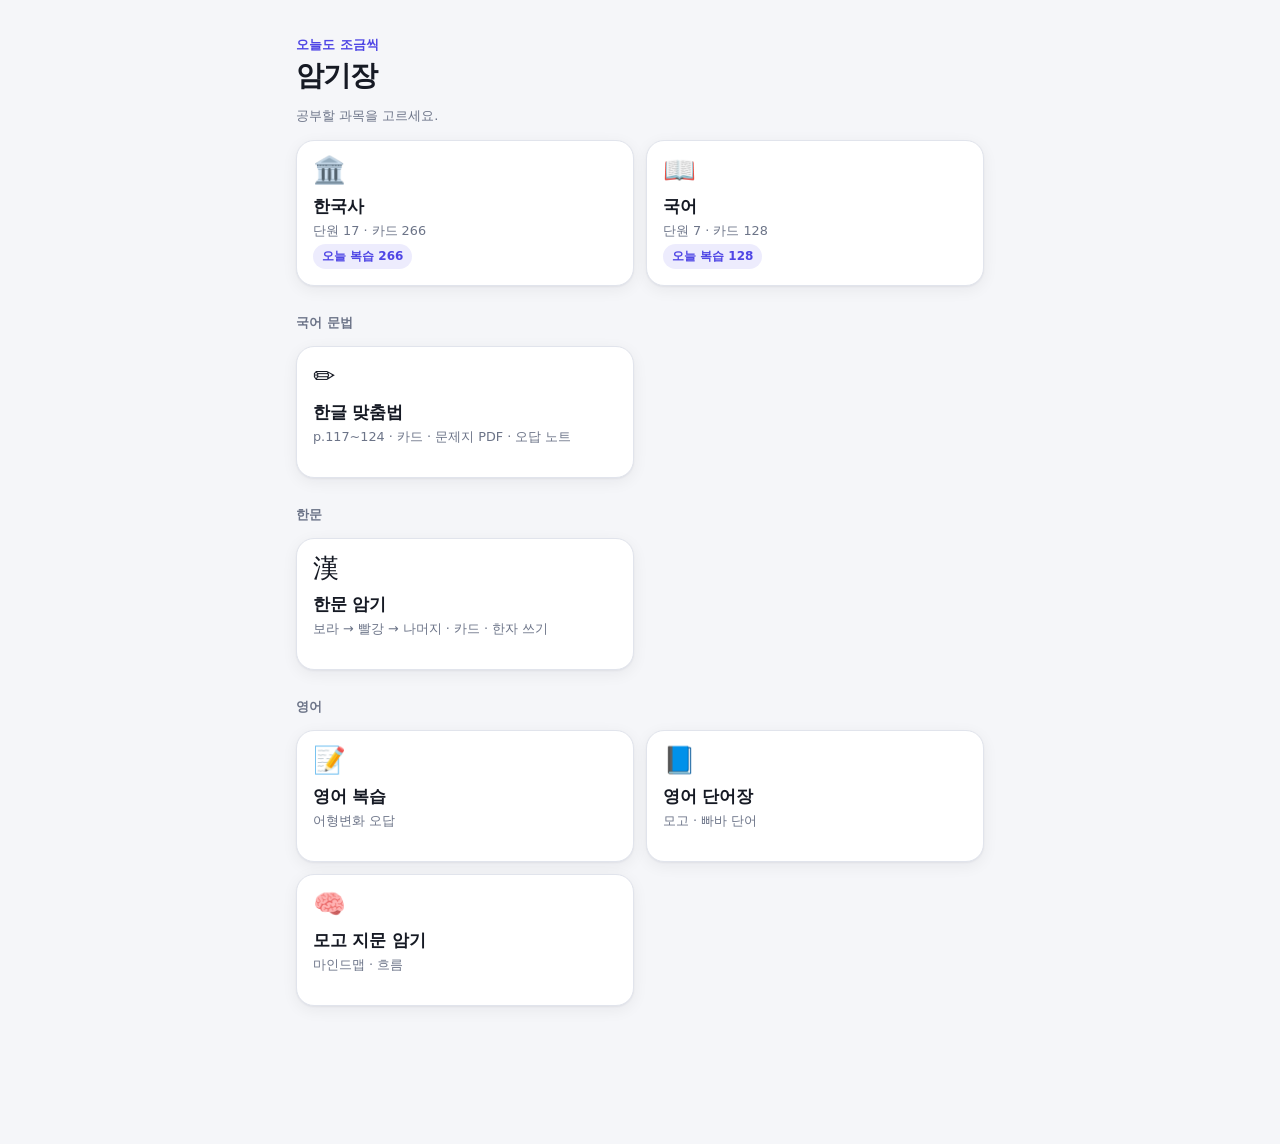
<file: index.html>
<!DOCTYPE html>
<html lang="ko">
<head>
<meta charset="UTF-8">
<meta name="viewport" content="width=device-width, initial-scale=1, viewport-fit=cover">
<meta name="apple-mobile-web-app-capable" content="yes">
<meta name="mobile-web-app-capable" content="yes">
<meta name="apple-mobile-web-app-status-bar-style" content="black-translucent">
<meta name="apple-mobile-web-app-title" content="암기장">
<meta name="theme-color" content="#0b1020" media="(prefers-color-scheme: dark)">
<meta name="theme-color" content="#f4f5fa" media="(prefers-color-scheme: light)">
<title>암기장</title>
<link rel="manifest" href="manifest.json">
<link rel="icon" href="icon.svg" type="image/svg+xml">
<link rel="apple-touch-icon" href="icon.svg">
<link rel="stylesheet" href="mindmap.css">
<link rel="stylesheet" href="style.css">
<link rel="stylesheet" href="theme.css">
</head>
<body>
<header class="top no-print" id="topBar">
  <div class="tl">
    <h1 id="subjTitle">암기장</h1>
    <span id="countInfo" class="muted"></span>
  </div>
  <button class="pill" id="pickBtn">과목 바꾸기</button>
  <a class="pill" id="backLink" href="index.html">‹ 암기장</a>
</header>

<!-- 과목 선택 (처음 화면) -->
<div id="picker" class="picker no-print hidden">
  <p class="eyebrow">오늘도 조금씩</p>
  <h1>암기장</h1>
  <p class="muted">공부할 과목을 고르세요.</p>
  <div id="pickList" class="pgrid"></div>
  <h2>국어 문법</h2>
  <div class="pgrid">
    <a class="ptile" href="korean-grammar.html"><span class="ic">✏️</span><b>한글 맞춤법</b><small>p.117~124 · 카드 · 문제지 PDF · 오답 노트</small></a>
  </div>
  <h2>한문</h2>
  <div class="pgrid">
    <a class="ptile" href="hanmun.html"><span class="ic">漢</span><b>한문 암기</b><small>보라 → 빨강 → 나머지 · 카드 · 한자 쓰기</small></a>
  </div>
  <h2>영어</h2>
  <div class="pgrid">
    <a class="ptile" href="english.html"><span class="ic">📝</span><b>영어 복습</b><small>어형변화 오답</small></a>
    <a class="ptile" href="vocab.html"><span class="ic">📘</span><b>영어 단어장</b><small>모고 · 빠바 단어</small></a>
    <a class="ptile" href="mogo.html"><span class="ic">🧠</span><b>모고 지문 암기</b><small>마인드맵 · 흐름</small></a>
  </div>
</div>

<main class="no-print">
  <!-- 빈칸 추론 -->
  <section id="tab-blank" class="tab active">
    <div class="chips" id="bUnits"></div>
    <div class="filters">
      <select id="bMode">
        <option value="tap">탭해서 확인</option>
        <option value="type">직접 쓰기</option>
      </select>
      <label class="chk"><input type="checkbox" id="bHint"> 초성 힌트</label>
      <label class="chk"><input type="checkbox" id="bWrongOnly"> 틀린 것만</label>
    </div>
    <div class="lvs" id="bLevels">
      <button class="lv" data-lv="1"><b>1단계</b><small>큰 틀</small></button>
      <button class="lv" data-lv="2"><b>2단계</b><small>핵심 빈칸</small></button>
      <button class="lv" data-lv="3"><b>3단계</b><small>전체 세부</small></button>
    </div>
    <div class="bbar" id="bBar"></div>
    <div id="blankBox"></div>
    <div class="row breset hidden" id="bReset">
      <button class="btn small" id="bResetUnit">↺ 이 단원 처음부터</button>
      <button class="btn small" id="bResetAll">↺ 전체 처음부터</button>
    </div>
    <p class="muted tip" id="bTip"></p>
  </section>

  <!-- 카드 -->
  <section id="tab-cards" class="tab">
    <div class="cmode hidden" id="cMode" role="group" aria-label="카드 방식">
      <button data-v="card" aria-pressed="true">카드 넘기기</button>
      <button data-v="quiz" aria-pressed="false">✅ 4지선다</button>
      <button data-v="pair" aria-pressed="false" id="cModePair">⚖️ 헷갈리는 짝</button>
    </div>
    <div class="filters">
      <select id="fSubject"></select>
      <select id="fPart" class="partSel"></select>
      <select id="fScope" class="cardOnly">
        <option value="due">오늘 복습할 카드</option>
        <option value="all">전체 카드</option>
        <option value="wrong">몰랐던 카드</option>
        <option value="today">오늘 수업</option>
        <option value="star">★ 표시만</option>
      </select>
      <label class="chk cardOnly"><input type="checkbox" id="fShuffle" checked> 섞기</label>
      <label class="chk cardOnly"><input type="checkbox" id="fReverse"> 답 보고 문제 맞히기</label>
      <div class="cmode small pairOnly quizOnly" id="pOrder" role="group" aria-label="푸는 순서">
        <button data-v="plain" aria-pressed="true">그냥 하기</button>
        <button data-v="miss" aria-pressed="false">많이 틀린 것부터</button>
      </div>
    </div>
    <div id="pairPane" class="pairOnly">
      <div class="pprog" id="pairProg"></div>
      <div id="pairArea"></div>
      <div class="row breset">
        <button class="btn small" id="pResetPart">↺ 이 범위 초기화</button>
        <button class="btn small" id="pResetAll">↺ 짝 전체 초기화</button>
      </div>
      <p class="muted tip">맞힌 짝은 초록 동그라미가 그려지고, 다음 묶음부터는 아직 못 맞힌 짝이 먼저 나와요. ① 빈칸에 맞는 말을 비슷해서 헷갈리는 말들 중에 고르고 ② <b>짝이 된 다른 말</b>은 무엇인지까지 골라야 맞힌 거예요. 틀린 짝은 카드 탭의 '몰랐던 카드'에도 모여요.</p>
    </div>
    <div id="quizPane" class="quizOnly">
      <div id="quizArea"></div>
      <p class="muted tip">카드 문제를 보고 답을 4개 중에 고르세요. 보기는 같은 단원·소제목의 다른 답에서 골라서 헷갈리게 나와요. 틀린 문제는 '몰랐던 카드'에도 모이고, '많이 틀린 것부터'로 다시 풀 수 있어요.</p>
    </div>
    <div id="cardPane" class="cardOnly">
    <div id="cardBox" class="card">
      <div class="meta" id="cMeta"></div>
      <div class="q" id="cQ"></div>
      <div class="a hidden" id="cA"></div>
      <div class="exp hidden" id="cExp"></div>
      <div class="ref hidden" id="cRef"></div>
      <div class="hint" id="cHint">탭해서 답 보기</div>
      <button class="star" id="cStar" title="★ 표시">☆</button>
    </div>
    <div class="row grade">
      <button class="btn bad" id="bWrong">몰랐다</button>
      <button class="btn mid" id="bMid">애매</button>
      <button class="btn good" id="bRight">알았다</button>
    </div>
    <p class="muted center" id="cProgress"></p>
    <button class="btn small ghost" id="cReset">↺ 이 범위 기록 초기화</button>
    </div>
  </section>

  <!-- 마인드맵 (data/mindmap.json 에 뼈대가 있는 과목만) -->
  <section id="tab-mm" class="tab">
    <div class="lvs" id="mmLevels">
      <button class="lv" data-d="1"><b>큰 틀</b><small>대단원</small></button>
      <button class="lv" data-d="2"><b>단원</b><small>흐름</small></button>
      <button class="lv" data-d="3"><b>소제목</b><small>핵심어</small></button>
      <button class="lv" data-d="4"><b>문장</b><small>내용</small></button>
      <button class="lv" data-d="5"><b>해설</b><small>전부</small></button>
    </div>
    <p class="muted tip" id="mmTip">가지를 누르면 펴지고, 펼수록 자세한 내용이 나와요. 위 버튼은 그 깊이까지 한꺼번에 펴요. 흐름 칩을 누르면 그 내용으로 바로 가요.</p>
    <div id="mmBox"></div>
  </section>

  <!-- 요약 -->
  <section id="tab-sum" class="tab">
    <div class="chips" id="mKinds"></div>
    <div class="filters">
      <select id="mSubject"></select>
      <button class="btn small" id="mNew">+ 요약 직접 쓰기</button>
      <button class="btn small" id="mPrint">선택한 요약 PDF 저장</button>
    </div>
    <p class="muted">단원마다 요약이 하나씩 있어요. 제목을 누르면 펼쳐져요.</p>
    <div id="sumList"></div>
  </section>

  <!-- 사료 -->
  <section id="tab-src" class="tab">
    <div class="chips" id="srcUnits"></div>
    <div class="filters">
      <select id="srcMode">
        <option value="quiz">사료 보고 맞히기</option>
        <option value="view">사료 보기 (정답 보임)</option>
      </select>
      <label class="chk"><input type="checkbox" id="srcShuffle"> 섞기</label>
      <label class="chk"><input type="checkbox" id="srcWrongOnly"> 틀린 것만</label>
    </div>
    <div id="srcList"></div>
    <p class="muted tip" id="srcTip"></p>
  </section>

  <!-- 원문·해석 -->
  <section id="tab-txt" class="tab">
    <div class="chips" id="txtWorks"></div>
    <div class="filters">
      <label class="chk"><input type="checkbox" id="txtTrans" checked> 해석 보기</label>
      <label class="chk"><input type="checkbox" id="txtNote" checked> 풀이·필기 보기</label>
    </div>
    <div id="txtBox"></div>
    <p class="muted tip" id="txtTip"></p>
  </section>

  <!-- 걷기 -->
  <section id="tab-walk" class="tab">
    <div class="filters">
      <select id="wMode">
        <option value="story">이야기로 듣기 (흐름대로)</option>
        <option value="quiz">문제 맞히기</option>
      </select>
      <select id="wSubject"></select>
      <select id="wPart" class="partSel"></select>
      <select id="wScope">
        <option value="due">오늘 복습할 카드</option>
        <option value="all">전체 카드</option>
        <option value="wrong">몰랐던 카드</option>
        <option value="today">오늘 수업</option>
        <option value="star">★ 표시만</option>
      </select>
      <select id="wPause">
        <option value="3">쉬기 3초</option>
        <option value="4" selected>쉬기 4초</option>
        <option value="6">쉬기 6초</option>
      </select>
      <select id="wRate">
        <option value="0.9">느리게</option>
        <option value="1" selected>보통</option>
        <option value="1.15">빠르게</option>
      </select>
      <label class="chk"><input type="checkbox" id="wShowA"> 답 같이 보기</label>
      <label class="chk"><input type="checkbox" id="wReadExp"> 해설도 읽기</label>
      <label class="chk"><input type="checkbox" id="wCoreStop"> 핵심어에서 멈추고 떠올리기</label>
    </div>
    <button class="btn big" id="wStart">▶ 걷기 모드 시작</button>
    <p class="muted" id="wHelp"></p>
  </section>

  <!-- 검수 (manage.html 에서만 보임) -->
  <section id="tab-review" class="tab">
    <p class="muted">붙여넣어 추가한 카드는 '검수대기'로 들어와요. 원본 사진과 비교해 고친 뒤 확정하세요. 확정된 카드만 복습에 나와요.</p>
    <div class="row">
      <select id="rFilter">
        <option value="검수대기">검수대기만</option>
        <option value="all">전체 카드</option>
      </select>
      <button class="btn small" id="rConfirmAll">보이는 카드 모두 확정</button>
    </div>
    <div id="reviewList"></div>
  </section>

  <!-- 추가·백업 (manage.html 에서만 보임) -->
  <section id="tab-data" class="tab">
    <h2>요약본 + 카드 추가 (AI 결과 붙여넣기)</h2>
    <textarea id="pasteBox" rows="8" placeholder='[{"subject":"한국사","unit":"...","lessonDate":"2026-10-31","q":"...","a":"...","sentence":"...","blanks":["..."]}]'></textarea>
    <div class="row"><button class="btn" id="pasteAdd">추가하기</button></div>
    <p id="pasteMsg" class="muted"></p>

    <h2>사진 → 요약본 + 카드 요청문</h2>
    <p class="muted">교과서·필기 사진과 함께 AI에게 보내세요. 이번에 외울 부분의 <b>표시 기준</b>을 적으면 요청문에 들어가요.</p>
    <input type="text" id="markRule" style="width:100%" placeholder="표시 기준 (예: 빨간 밑줄 / 형광펜 / 별표·동그라미 / 전부)">
    <textarea id="promptBox" rows="10" readonly></textarea>
    <div class="row"><button class="btn small" id="copyPrompt">요청문 복사</button></div>

    <h2>백업 · 기기 간 옮기기</h2>
    <p class="muted">기록은 기기마다 따로 저장돼요. 아이폰에서 내보낸 파일을 아이패드에서 가져오면 맞춰져요.</p>
    <div class="row">
      <button class="btn small" id="exportBtn">내보내기</button>
      <label class="btn small">가져오기<input type="file" id="importFile" accept=".json,application/json" hidden></label>
    </div>
    <p class="muted">GitHub의 data/cards.json에 영구 저장할 카드: <button class="btn small" id="exportCards">확정 카드만 JSON으로</button> <button class="btn small" id="exportSums">요약본 JSON으로</button></p>
  </section>
</main>

<nav class="tabs no-print">
  <button data-tab="blank" class="active"><svg viewBox="0 0 24 24" aria-hidden="true"><path d="M4 7h16M4 12h5m4 0h7M4 17h9m4 0h3"/></svg><span>빈칸</span></button>
  <button data-tab="cards"><svg viewBox="0 0 24 24" aria-hidden="true"><rect x="3" y="6" width="14" height="13" rx="2.5"/><path d="M7 3h11a3 3 0 0 1 3 3v10"/></svg><span>카드</span></button>
  <button data-tab="src" id="srcTab"><svg viewBox="0 0 24 24" aria-hidden="true"><path d="M7 4h11v13a3 3 0 0 1-3 3H6a2 2 0 0 1-2-2v-1h10v1a2 2 0 0 0 2 2"/><path d="M7 4v13M10 8h5M10 12h5"/></svg><span>사료</span></button>
  <button data-tab="txt" id="txtTab"><svg viewBox="0 0 24 24" aria-hidden="true"><path d="M12 6c-2-1.5-5-2-8-1.5v13c3-.5 6 0 8 1.5 2-1.5 5-2 8-1.5v-13c-3-.5-6 0-8 1.5zM12 6v13"/></svg><span>원문</span></button>
  <button data-tab="walk"><svg viewBox="0 0 24 24" aria-hidden="true"><circle cx="13" cy="4.5" r="1.8"/><path d="M9 21l2.5-6-2-2.5 1-4.5 3.5 1 1.5 3 3 1M10.5 8L7 9.5 6 13M14 16l2 5"/></svg><span>걷기</span></button>
  <button data-tab="mm" id="mmTab"><svg viewBox="0 0 24 24" aria-hidden="true"><circle cx="5.5" cy="12" r="2.5"/><path d="M8 12h9M11 12c3 0 2-6 6-6M11 12c3 0 2 6 6 6"/><circle cx="19" cy="6" r="1.6"/><circle cx="19" cy="12" r="1.6"/><circle cx="19" cy="18" r="1.6"/></svg><span>마인드맵</span></button>
  <button data-tab="sum"><svg viewBox="0 0 24 24" aria-hidden="true"><path d="M6 3h9l4 4v14H6z"/><path d="M9 10h7M9 14h7M9 18h4"/></svg><span>요약</span></button>
  <button data-tab="review" class="mg"><svg viewBox="0 0 24 24" aria-hidden="true"><path d="M4 12l5 5L20 6"/></svg><span>검수<span id="pendingBadge" class="badge"></span></span></button>
  <button data-tab="data" class="mg"><svg viewBox="0 0 24 24" aria-hidden="true"><path d="M12 5v14M5 12h14"/></svg><span>추가·백업</span></button>
</nav>

<!-- 걷기 전체화면 -->
<div id="walkScreen" class="walk hidden no-print">
  <div class="wmeta" id="wMeta"></div>
  <div class="wq" id="wQ"></div>
  <div class="wa" id="wA"></div>
  <div class="wexp" id="wExp"></div>
  <div class="ref" id="wRef"></div>
  <div class="wstatus" id="wStatus"></div>
  <button class="btn wstop" id="wStop">■ 그만</button>
</div>

<!-- 인쇄용 A4 (요약 PDF) -->
<div id="sheet" class="sheet"></div>

<script src="mindmap.js"></script>
<script src="app.js"></script>
</body>
</html>
</file>
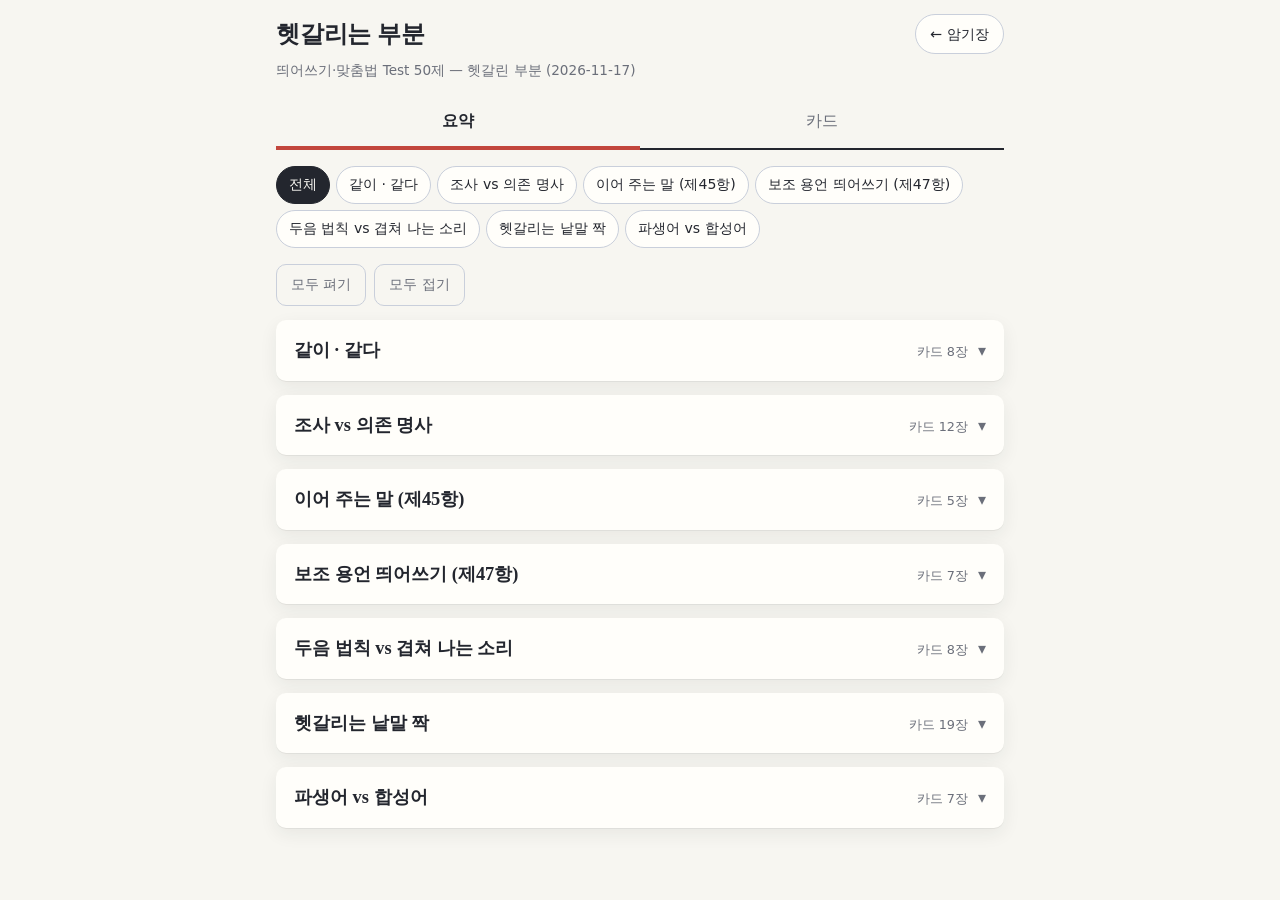
<file: confusing.html>
<!DOCTYPE html>
<html lang="ko">
<head>
<meta charset="UTF-8">
<meta name="viewport" content="width=device-width, initial-scale=1, viewport-fit=cover">
<meta name="apple-mobile-web-app-capable" content="yes">
<meta name="apple-mobile-web-app-title" content="암기장">
<title>헷갈리는 부분 — 국어 문법</title>
<!--
=====================================================================
  헷갈리는 부분 — AI 수정 가이드
=====================================================================
  국어 문법 덱(korean-grammar.html)과 따로 둔 페이지. 요약본 + 암기 카드만 있다.
  내용은 data/confusing.json 에만 있다 → tools/confusing_ko.py 로 만든다(직접 고치지 않는다).
    { deck, source, sections:[{id, title, summary:[줄...]}], cards:[{id, section, front, back, explain}] }
    요약 줄의 **굵게** 는 강조로 보인다.
  화면: #sum 요약 / #card 카드
  저장 키: localStorage "confusing_progress_v1"  (다른 덱 기록과 분리)
     { s:{카드id: 1 몰랐음 | 2 애매 | 3 알았음}, sec:"all"|섹션id, scope:"all"|"todo"|"wrong", shuffle:bool, tab }
=====================================================================
-->
<style>
:root{
  --paper:#f7f6f1; --card:#fffefa; --ink:#23262e; --muted:#6b6f7a; --rule:#dfe3ea;
  --line:#c9cfdb; --gold:#b08a2e; --red:#c2463d; --blue:#2f5fa8; --green:#3f7d4e;
  --chip:#eceae2; --hl:#fbeeb0; --shadow:0 1px 0 rgba(35,38,46,.06),0 6px 18px rgba(35,38,46,.07);
  --serif:"Gowun Batang",Georgia,"Apple SD Gothic Neo",serif;
  --sans:"Apple SD Gothic Neo","Malgun Gothic",system-ui,sans-serif;
}
@media (prefers-color-scheme:dark){:root{
  --paper:#17191e; --card:#1f2228; --ink:#e8e6df; --muted:#9a9ea8; --rule:#2c3038;
  --line:#3a3f49; --gold:#d4ab4c; --red:#e27367; --blue:#7fa6e6; --green:#78b487;
  --chip:#2a2d34; --hl:#4a4224; --shadow:0 1px 0 rgba(0,0,0,.3),0 6px 18px rgba(0,0,0,.35); color-scheme:dark}}
*{box-sizing:border-box}
[hidden]{display:none!important}
html,body,button,a{touch-action:manipulation}
body{margin:0;background:var(--paper);color:var(--ink);font-family:var(--sans);font-size:16px;line-height:1.55}
body::before{content:"";position:fixed;inset:0 0 auto;height:env(safe-area-inset-top,0px);z-index:10;background:var(--paper)}
.wrap{max-width:760px;margin:0 auto;padding-block:calc(env(safe-area-inset-top,0px) + 14px) 60px;padding-left:max(16px,env(safe-area-inset-left,0px));padding-right:max(16px,env(safe-area-inset-right,0px));display:flex;flex-direction:column;gap:16px}
.head{display:flex;align-items:center;gap:10px}
.head h1{font-family:var(--serif);font-size:1.5rem;margin:0;letter-spacing:-.01em}
.head .back{margin-left:auto;border:1px solid var(--line);background:var(--card);border-radius:999px;padding:8px 14px;color:var(--ink);text-decoration:none;font-size:.9rem;flex:none}
.sub{color:var(--muted);font-size:.85rem;margin:-10px 0 0;word-break:keep-all}
button{font:inherit;color:inherit;cursor:pointer}
button:focus-visible{outline:3px solid var(--blue);outline-offset:2px}
.tabs{display:grid;grid-template-columns:1fr 1fr;border-bottom:2px solid var(--ink);position:sticky;top:env(safe-area-inset-top,0px);background:var(--paper);z-index:5}
.tab{border:0;background:none;padding:12px 2px;font-size:1rem;color:var(--muted);border-bottom:4px solid transparent;margin-bottom:-2px}
.tab[aria-selected="true"]{color:var(--ink);border-bottom-color:var(--red);font-weight:700}
.chips{display:flex;flex-wrap:wrap;gap:6px}
.chip{border:1px solid var(--line);background:var(--card);border-radius:999px;padding:7px 12px;font-size:.88rem;min-height:38px;word-break:keep-all}
.chip[aria-pressed="true"]{background:var(--ink);color:var(--paper);border-color:var(--ink)}
.row{display:flex;flex-wrap:wrap;gap:8px;align-items:center}
.seg{display:inline-flex;border:1px solid var(--line);border-radius:10px;overflow:hidden}
.seg button{border:0;background:var(--card);padding:8px 12px;min-height:40px;font-size:.9rem}
.seg button[aria-pressed="true"]{background:var(--ink);color:var(--paper)}
.chk{display:inline-flex;gap:6px;align-items:center;font-size:.9rem}
.panel{display:flex;flex-direction:column;gap:14px}
/* 요약 */
.sheet{background:var(--card);border-radius:10px;box-shadow:var(--shadow);overflow:hidden}
.sheet summary{list-style:none;cursor:pointer;padding:16px 18px;display:flex;align-items:baseline;gap:10px}
.sheet summary::-webkit-details-marker{display:none}
.sheet summary h2{font-family:var(--serif);font-size:1.15rem;margin:0;word-break:keep-all}
.sheet summary .n{margin-left:auto;font-size:.8rem;color:var(--muted);flex:none}
.sheet summary::after{content:"▾";color:var(--muted);flex:none}
.sheet[open] summary::after{content:"▴"}
.sheet ul{margin:0;padding:4px 18px 18px 34px;display:flex;flex-direction:column;gap:9px;border-top:1px solid var(--rule);padding-top:14px}
.sheet li{word-break:keep-all;line-height:1.65}
.sheet li::marker{color:var(--red)}
.sheet li b{background:linear-gradient(transparent 60%,var(--hl) 60%)}
.sheet .go{margin:0 18px 16px;border:1px solid var(--line);background:none;border-radius:10px;padding:8px 12px;font-size:.88rem}
/* 카드 */
.bar{display:flex;height:10px;border-radius:5px;overflow:hidden;background:var(--chip)}
.bar span{display:block;height:100%;transition:width .3s}
.legend{display:flex;flex-wrap:wrap;gap:4px 12px;font-size:.82rem;color:var(--muted)}
.dot{display:inline-block;width:9px;height:9px;border-radius:50%;margin-right:4px;vertical-align:1px}
.s3{background:var(--green)}.s2{background:var(--gold)}.s1{background:var(--red)}.s0{background:var(--line)}
.card{position:relative;background:var(--card);border-radius:8px;box-shadow:var(--shadow);min-height:280px;padding:34px 20px 22px 44px;
  background-image:repeating-linear-gradient(var(--card) 0 33px,var(--rule) 33px 34px);background-position:0 54px;
  display:flex;flex-direction:column;justify-content:center;align-items:center;text-align:center;gap:12px;cursor:pointer;user-select:none;border:0;width:100%}
.card::before{content:"";position:absolute;left:28px;top:0;bottom:0;width:2px;background:var(--red);opacity:.5}
.card .tag{position:absolute;top:10px;left:44px;right:14px;display:flex;justify-content:space-between;font-size:.75rem;color:var(--muted)}
.card .front{font-family:var(--serif);font-size:clamp(1.25rem,5vw,1.6rem);font-weight:700;line-height:1.4;word-break:keep-all}
.card .back{font-size:1.2rem;color:var(--blue);font-weight:700;word-break:keep-all}
.card .exp{font-size:.92rem;color:var(--muted);word-break:keep-all;max-width:34em}
.card .hint{font-size:.85rem;color:var(--muted)}
.rate{display:grid;grid-template-columns:repeat(3,1fr);gap:8px}
.rate button{border:0;border-radius:12px;padding:12px 6px;min-height:54px;font-size:1.02rem;font-weight:700;color:#fff}
.r1{background:var(--red)}.r2{background:var(--gold);color:#1b1b1b!important}.r3{background:var(--green)}
.nav{display:flex;justify-content:space-between;align-items:center;font-size:.85rem;color:var(--muted)}
.nav button{border:1px solid var(--line);background:var(--card);border-radius:999px;padding:7px 14px}
.ghost{border:1px solid var(--line);background:none;border-radius:10px;padding:9px 14px;font-size:.88rem;color:var(--muted);align-self:center}
.empty{color:var(--muted);text-align:center;padding:30px 10px;word-break:keep-all}
</style>
</head>
<body>
<div class="wrap">
  <div class="head">
    <h1>헷갈리는 부분</h1>
    <a class="back" href="index.html">← 암기장</a>
  </div>
  <p class="sub" id="src">국어 문법</p>

  <div class="tabs" role="tablist">
    <button class="tab" role="tab" data-tab="sum">요약</button>
    <button class="tab" role="tab" data-tab="card">카드</button>
  </div>

  <div class="chips" id="secs"></div>

  <section class="panel" id="p-sum" hidden>
    <div class="row">
      <button class="ghost" id="openAll">모두 펴기</button>
      <button class="ghost" id="closeAll">모두 접기</button>
    </div>
    <div class="panel" id="sumList"></div>
  </section>

  <section class="panel" id="p-card" hidden>
    <div class="row">
      <div class="seg" id="scope">
        <button data-v="all">전체</button>
        <button data-v="todo">아직 모름</button>
        <button data-v="wrong">몰랐던 것</button>
      </div>
      <label class="chk"><input type="checkbox" id="shuffle"> 섞기</label>
    </div>
    <div class="bar" id="bar"></div>
    <div class="legend" id="legend"></div>
    <div id="cardArea"></div>
    <button class="ghost" id="reset">↺ 고른 범위 기록 초기화</button>
  </section>
</div>

<script>
(() => {
  const KEY = 'confusing_progress_v1';
  let st = {};
  try { st = JSON.parse(localStorage.getItem(KEY)) || {}; } catch (e) { st = {}; }
  st.s = st.s || {}; st.sec = st.sec || 'all'; st.scope = st.scope || 'all';
  if (typeof st.shuffle !== 'boolean') st.shuffle = true;
  const save = () => { try { localStorage.setItem(KEY, JSON.stringify(st)); } catch (e) {} };
  const $ = s => document.querySelector(s);
  const esc = t => String(t).replace(/[&<>"]/g, c => ({ '&': '&amp;', '<': '&lt;', '>': '&gt;', '"': '&quot;' }[c]));
  const md = t => esc(t).replace(/\*\*(.+?)\*\*/g, '<b>$1</b>');

  let D = null, deck = [], pos = 0, flipped = false;

  function setTab(t) {
    st.tab = t; save();
    document.querySelectorAll('.tab').forEach(b => b.setAttribute('aria-selected', b.dataset.tab === t));
    $('#p-sum').hidden = t !== 'sum';
    $('#p-card').hidden = t !== 'card';
    if (location.hash !== '#' + t) history.replaceState(null, '', '#' + t);
    t === 'sum' ? renderSum() : buildDeck();
  }

  function renderSecs() {
    const all = [{ id: 'all', title: '전체' }].concat(D.sections);
    $('#secs').innerHTML = all.map(s => `<button class="chip" data-id="${s.id}" aria-pressed="${st.sec === s.id}">${esc(s.title)}</button>`).join('');
    $('#secs').querySelectorAll('.chip').forEach(b => b.onclick = () => {
      st.sec = b.dataset.id; save(); renderSecs();
      st.tab === 'sum' ? renderSum() : buildDeck();
    });
  }

  function renderSum() {
    const list = D.sections.filter(s => st.sec === 'all' || s.id === st.sec);
    $('#sumList').innerHTML = list.map(s => `
      <details class="sheet"${st.sec !== 'all' ? ' open' : ''}>
        <summary><h2>${esc(s.title)}</h2><span class="n">카드 ${D.cards.filter(c => c.section === s.id).length}장</span></summary>
        <ul>${s.summary.map(l => `<li>${md(l)}</li>`).join('')}</ul>
        <button class="go" data-id="${s.id}">이 부분 카드로 외우기 →</button>
      </details>`).join('');
    $('#sumList').querySelectorAll('.go').forEach(b => b.onclick = () => { st.sec = b.dataset.id; save(); renderSecs(); setTab('card'); });
  }

  function inScope(c) {
    if (st.sec !== 'all' && c.section !== st.sec) return false;
    const v = st.s[c.id] || 0;
    if (st.scope === 'todo') return v !== 3;
    if (st.scope === 'wrong') return v === 1 || v === 2;
    return true;
  }

  function buildDeck() {
    deck = D.cards.filter(inScope);
    if (st.shuffle) for (let i = deck.length - 1; i > 0; i--) { const j = Math.floor(Math.random() * (i + 1)); [deck[i], deck[j]] = [deck[j], deck[i]]; }
    pos = 0; flipped = false;
    document.querySelectorAll('#scope button').forEach(b => b.setAttribute('aria-pressed', b.dataset.v === st.scope));
    $('#shuffle').checked = st.shuffle;
    renderCard();
  }

  function renderStats() {
    const pool = D.cards.filter(c => st.sec === 'all' || c.section === st.sec);
    const n = [0, 0, 0, 0]; pool.forEach(c => n[st.s[c.id] || 0]++);
    const pct = k => pool.length ? (n[k] / pool.length * 100) : 0;
    $('#bar').innerHTML = [3, 2, 1].map(k => `<span class="s${k}" style="width:${pct(k)}%"></span>`).join('');
    $('#legend').innerHTML = `<span><i class="dot s3"></i>알았음 <b>${n[3]}</b></span><span><i class="dot s2"></i>애매 <b>${n[2]}</b></span><span><i class="dot s1"></i>몰랐음 <b>${n[1]}</b></span><span><i class="dot s0"></i>안 봄 <b>${n[0]}</b></span>`;
  }

  function secTitle(id) { const s = D.sections.find(x => x.id === id); return s ? s.title : ''; }

  function renderCard() {
    renderStats();
    const box = $('#cardArea');
    if (!deck.length) {
      box.innerHTML = `<p class="empty">${st.scope === 'all' ? '카드가 없어요.' : '이 범위는 다 외웠어요! 👏<br>‘전체’를 눌러 다시 볼 수 있어요.'}</p>`;
      return;
    }
    if (pos >= deck.length) {
      box.innerHTML = `<p class="empty">한 바퀴 끝! (${deck.length}장)</p><div class="row" style="justify-content:center"><button class="ghost" id="again">처음부터 다시</button></div>`;
      $('#again').onclick = buildDeck;
      return;
    }
    const c = deck[pos];
    box.innerHTML = `
      <button class="card" id="card" aria-label="카드 뒤집기">
        <span class="tag"><span>${esc(secTitle(c.section))}</span><span>${pos + 1} / ${deck.length}</span></span>
        <div class="front">${esc(c.front)}</div>
        ${flipped ? `<div class="back">${esc(c.back)}</div>${c.explain ? `<div class="exp">${esc(c.explain)}</div>` : ''}` : '<div class="hint">탭해서 답 보기</div>'}
      </button>
      <div class="rate" ${flipped ? '' : 'hidden'}>
        <button class="r1" data-v="1">몰랐음</button>
        <button class="r2" data-v="2">애매</button>
        <button class="r3" data-v="3">알았음</button>
      </div>
      <div class="nav"><button id="prev" ${pos ? '' : 'disabled'}>← 이전</button><span>${['', '몰랐음', '애매', '알았음'][st.s[c.id] || 0] || '처음 봄'}</span><button id="skip">건너뛰기 →</button></div>`;
    $('#card').onclick = () => { flipped = !flipped; renderCard(); };
    box.querySelectorAll('.rate button').forEach(b => b.onclick = () => { st.s[c.id] = +b.dataset.v; save(); pos++; flipped = false; renderCard(); });
    $('#prev').onclick = () => { if (pos) { pos--; flipped = false; renderCard(); } };
    $('#skip').onclick = () => { pos++; flipped = false; renderCard(); };
  }

  document.querySelectorAll('.tab').forEach(b => b.onclick = () => setTab(b.dataset.tab));
  document.querySelectorAll('#scope button').forEach(b => b.onclick = () => { st.scope = b.dataset.v; save(); buildDeck(); });
  $('#shuffle').onchange = e => { st.shuffle = e.target.checked; save(); buildDeck(); };
  $('#openAll').onclick = () => document.querySelectorAll('.sheet').forEach(d => d.open = true);
  $('#closeAll').onclick = () => document.querySelectorAll('.sheet').forEach(d => d.open = false);
  $('#reset').onclick = () => {
    if (!confirm('고른 범위의 카드 기록을 지울까요?')) return;
    D.cards.forEach(c => { if (st.sec === 'all' || c.section === st.sec) delete st.s[c.id]; });
    save(); buildDeck();
  };

  fetch('data/confusing.json', { cache: 'no-cache' }).then(r => r.json()).then(d => {
    D = d;
    $('#src').textContent = d.source;
    if (st.sec !== 'all' && !d.sections.some(s => s.id === st.sec)) st.sec = 'all';
    renderSecs();
    const h = location.hash.slice(1);
    setTab(h === 'card' || h === 'sum' ? h : (st.tab || 'sum'));
  }).catch(() => { $('#p-sum').hidden = false; $('#sumList').innerHTML = '<p class="empty">내용을 불러오지 못했어요. 인터넷 연결을 확인해 주세요.</p>'; });
})();
</script>
</body>
</html>
</file>
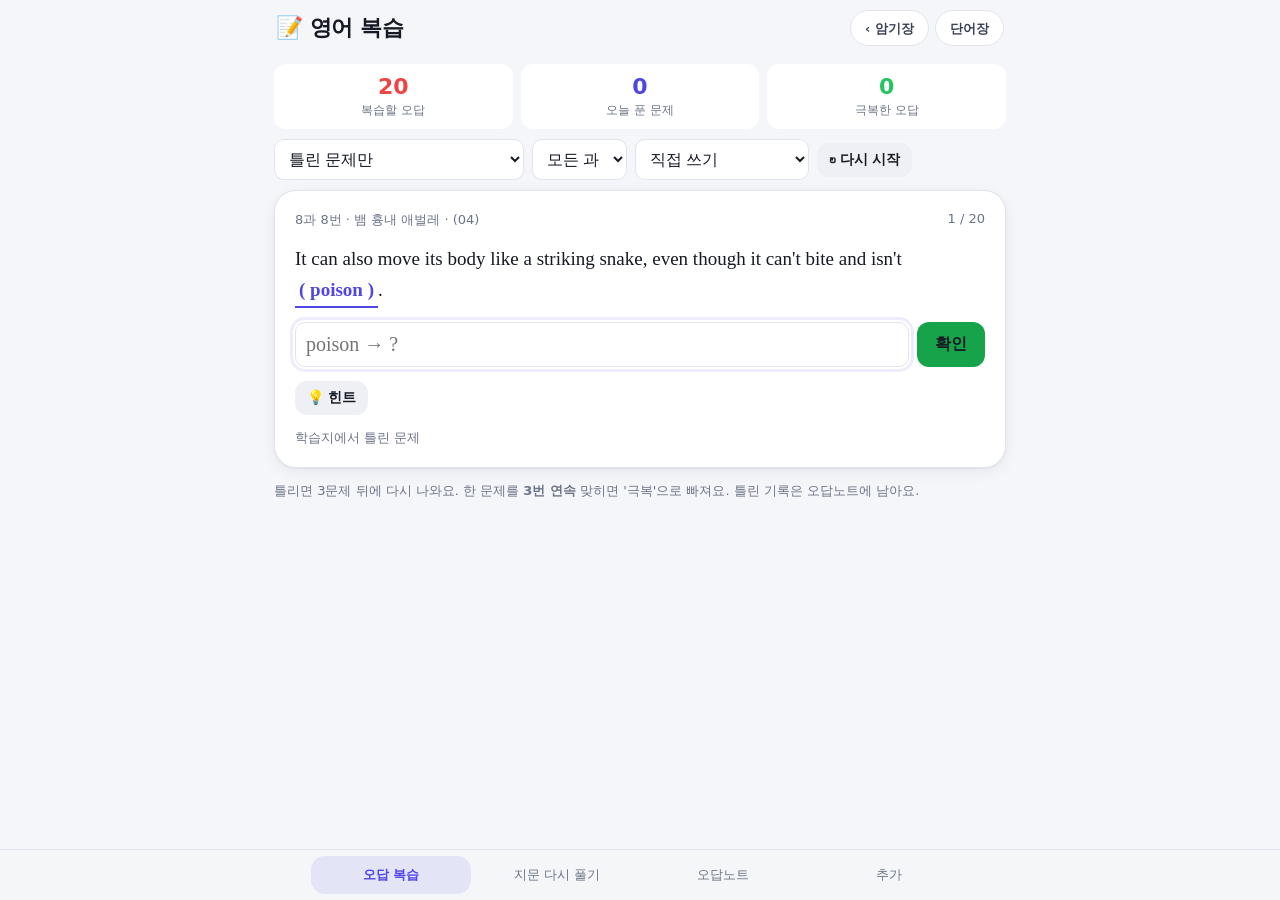
<file: english.html>
<!DOCTYPE html>
<html lang="ko">
<head>
<meta charset="UTF-8">
<meta name="viewport" content="width=device-width, initial-scale=1, viewport-fit=cover">
<meta name="apple-mobile-web-app-capable" content="yes">
<meta name="apple-mobile-web-app-title" content="암기장">
<meta name="theme-color" content="#0f172a">
<title>영어 복습 · 어형변화 오답</title>
<link rel="manifest" href="manifest.json">
<link rel="icon" href="icon.svg" type="image/svg+xml">
<!--
=====================================================================
  영어 복습 (어형변화 오답 위주) — 수정 가이드
=====================================================================
  한 파일짜리 HTML/CSS/JS. 데이터는 아래 <script id="eng-data"> 의 JSON 배열.
  지문 하나 = 객체 하나:
  { "id":"7-1", "book":"빠바 구문독해", "lesson":"7과", "no":1, "title":"뱅크런",
    "text":[ "문장1", "... [01] ...", ... ],      ← 빈칸은 [01], [02] … 로 표시
    "b":[ [원형, 정답, 내 오답, 유형, 해설], ... ] } ← b[0]이 [01]
      - 정답: 여러 개 허용이면 "terrifying|terrible" 처럼 | 로 구분 (첫 번째가 대표 정답)
      - 내 오답: 맞힌 문제는 "" / 틀린 문제는 내가 쓴 답 / "?" 는 선생님 체크(다시 볼 문제)
      - 유형: 명사 · 형용사 · 부사 · 분사 · 복수형
  ⚠ 문제 ID = "지문id-번호" (예: 7-1-04). 학습 기록이 ID로 저장되므로 id를 바꾸면 기록이 초기화됨.
  새 학습지는 화면의 '추가' 탭에서 붙여넣어도 되고(기기에만 저장), 여기 JSON에 넣어도 됨.
  저장 키: localStorage "eng_review_v1"  { st:{문제ID:{w:틀린수, c:연속정답, n:푼수, t:마지막}} }, "eng_review_extra"(추가 지문)
=====================================================================
-->
<style>
*{box-sizing:border-box;-webkit-tap-highlight-color:transparent}
body{margin:0;font-family:var(--sans);background:var(--bg);color:var(--text);padding-bottom:calc(80px + env(safe-area-inset-bottom))}
.top{display:flex;justify-content:space-between;align-items:center;padding:calc(env(safe-area-inset-top) + 10px) 16px 8px;max-width:760px;margin:0 auto}
.top h1{font-size:22px;margin:0;font-weight:800;letter-spacing:-.02em}
.top a{font-size:13px}
main{max-width:760px;margin:0 auto;padding:0 14px}
h2{font-size:16px;margin:22px 0 8px}
.muted{color:var(--muted);font-size:13px;line-height:1.5}
.hidden{display:none!important}
.center{text-align:center}
.tab{display:none}.tab.active{display:block}
.row{display:flex;flex-wrap:wrap;gap:8px;margin:10px 0;align-items:center}
select,input[type=text],textarea{background:var(--surface);color:var(--text);border:1px solid var(--line);border-radius:10px;padding:10px;font-size:16px}
textarea{width:100%;font-family:ui-monospace,monospace;font-size:13px}
.chk{display:flex;align-items:center;gap:4px;font-size:14px}
.btn{background:var(--surface2);color:var(--text);font-weight:600;border:0;border-radius:12px;padding:12px 18px;font-size:16px;cursor:pointer}
.btn.small{padding:8px 12px;font-size:14px}
.btn.good{background:var(--good)}.btn.bad{background:var(--bad)}.btn.mid{background:var(--mid)}
.btn.wide{flex:1}
.stats{display:grid;grid-template-columns:repeat(3,1fr);gap:8px;margin:10px 0}
.stat{background:var(--surface);border-radius:12px;padding:10px;text-align:center}
.stat b{display:block;font-size:22px}
.stat span{font-size:12px;color:var(--muted)}
.stat.r b{color:var(--no-line)}.stat.y b{color:var(--accent)}.stat.g b{color:var(--ok-line)}
.qcard{background:var(--surface);border:1px solid var(--line);box-shadow:var(--shadow);border-radius:22px;padding:20px;display:flex;flex-direction:column;gap:14px;min-height:260px}
.qmeta{display:flex;justify-content:space-between;color:var(--muted);font-size:13px;gap:8px}
.tagc{background:var(--surface2);border-radius:8px;padding:1px 8px;font-size:12px;color:var(--text)}
.sent{font-size:19px;line-height:1.65;font-family:var(--en)}
.blank{display:inline-block;border-bottom:2px solid var(--accent);color:var(--accent);font-weight:700;padding:0 4px;min-width:70px;text-align:center}
.blank.ok{color:var(--ok-line);border-color:var(--ok-line)}.blank.no{color:var(--no-line);border-color:var(--no-line)}
.ansrow{display:flex;gap:8px}
.ansrow input{flex:1;min-width:0;font-size:20px;font-family:var(--en)}
.ansrow .btn{white-space:nowrap}
.result{border-top:1px dashed var(--line2);padding-top:12px;line-height:1.6;font-size:15px}
.result .big{font-size:20px;font-weight:700}
.result .ok{color:var(--ok-line)}.result .no{color:var(--no-line)}
.result s{color:var(--no-line)}
.why{color:var(--sub);margin-top:6px}
.prev{font-size:13px;color:var(--muted)}
.speak{background:none;border:1px solid var(--line);color:var(--text);border-radius:999px;width:36px;height:36px;font-size:15px;cursor:pointer}
.chips{display:flex;flex-wrap:wrap;gap:6px;margin:8px 0}
.chip{background:var(--surface);border:1px solid var(--line);color:var(--text);border-radius:999px;padding:7px 12px;font-size:14px;cursor:pointer}
.chip.on{background:var(--accent);color:var(--accent-ink);border-color:var(--accent);font-weight:700}
.chip .n{color:var(--no-line);font-weight:700;margin-left:3px}
.chip.on .n{color:var(--accent-ink)}
.passage{background:var(--surface);border-radius:14px;padding:16px;font-family:var(--en);font-size:17px;line-height:2.1}
.passage input{width:auto;min-width:90px;max-width:170px;padding:2px 6px;font-size:16px;border-radius:6px;font-family:var(--en)}
.passage input.ok{border-color:var(--ok-line);color:var(--ok-line)}.passage input.no{border-color:var(--no-line);color:var(--no-line)}
.passage .fix{color:var(--ok-line);font-size:13px;margin-left:2px}
.passage .base{color:var(--muted);font-size:12px}
.note{background:var(--surface);border-radius:12px;padding:12px 14px;margin:10px 0;border-left:4px solid var(--no-line)}
.note.done{border-left-color:var(--ok-line);opacity:.75}
.note .h{display:flex;justify-content:space-between;font-size:12px;color:var(--muted)}
.note .s{font-family:var(--en);font-size:15px;line-height:1.6;margin:6px 0}
.note .a{font-size:15px}
.note .a s{color:var(--no-line)}.note .a b{color:var(--ok-line)}
.pat{display:flex;flex-wrap:wrap;gap:6px}
.pat div{background:var(--surface);border-radius:10px;padding:8px 12px;font-size:14px}
.pat b{color:var(--no-line)}
.tabs{position:fixed;bottom:0;left:0;right:0;display:flex;justify-content:center;background:var(--bg);border-top:1px solid var(--surface);padding-bottom:env(safe-area-inset-bottom);z-index:5}
.tabs button{flex:1;max-width:160px;background:none;border:0;color:var(--muted);margin:6px 3px;padding:10px 2px;font-size:13px;white-space:nowrap;cursor:pointer}
.tabs button.active{color:var(--accent);font-weight:700;background:var(--accent-soft);border-radius:14px}
.empty{text-align:center;padding:40px 10px;color:var(--muted)}
@media print{
  body{background:#fff;color:#000;padding:0}
  .top,.tabs,.noprint,.row{display:none!important}
  .tab{display:none!important}#tab-note{display:block!important}
  .note{background:#fff;border:1px solid #999;border-left:4px solid #000;break-inside:avoid;opacity:1}
  .note .h,.why{color:#333}.note .a s{color:#b00}.note .a b{color:#060}
  .pat div{background:#fff;border:1px solid #999}
}
/* 아이폰 두 번 탭 확대 막기 */
html,body,button,a{touch-action:manipulation}
select,textarea,input{font-size:max(16px,1em)}
</style>
<link rel="stylesheet" href="theme.css">
</head>
<body>
<header class="top">
  <h1>📝 영어 복습</h1>
  <div class="toplinks" style="margin:0"><a href="index.html">‹ 암기장</a><a href="vocab.html">단어장</a></div>
</header>

<main>
  <!-- 오답 복습 -->
  <section id="tab-drill" class="tab active">
    <div class="stats">
      <div class="stat r"><b id="stWrong">0</b><span>복습할 오답</span></div>
      <div class="stat y"><b id="stTry">0</b><span>오늘 푼 문제</span></div>
      <div class="stat g"><b id="stDone">0</b><span>극복한 오답</span></div>
    </div>
    <div class="row">
      <select id="dScope">
        <option value="wrong">틀린 문제만</option>
        <option value="mix">틀린 문제 + 섞어서 맞힌 문제</option>
        <option value="all">전체 문제</option>
      </select>
      <select id="dLesson"></select>
      <select id="dMode">
        <option value="type">직접 쓰기</option>
        <option value="card">카드 (보고 넘기기)</option>
      </select>
      <button class="btn small" id="dRestart">↻ 다시 시작</button>
    </div>
    <div id="drillBox"></div>
    <p class="muted">틀리면 3문제 뒤에 다시 나와요. 한 문제를 <b>3번 연속</b> 맞히면 '극복'으로 빠져요. 틀린 기록은 오답노트에 남아요.</p>
  </section>

  <!-- 지문 -->
  <section id="tab-passage" class="tab">
    <p class="muted">학습지처럼 지문 전체를 다시 풀어요. 숫자는 그 지문에서 아직 극복 못 한 오답 수예요.</p>
    <div class="chips" id="pChips"></div>
    <div id="passageBox"></div>
  </section>

  <!-- 오답노트 -->
  <section id="tab-note" class="tab">
    <h2>내 실수 패턴</h2>
    <div class="pat" id="patBox"></div>
    <div class="row noprint">
      <select id="nFilter">
        <option value="open">아직 복습할 오답</option>
        <option value="all">틀렸던 문제 전부</option>
      </select>
      <button class="btn small good" id="nPrint">오답노트 PDF 저장</button>
    </div>
    <div id="noteList"></div>
  </section>

  <!-- 추가 -->
  <section id="tab-add" class="tab">
    <h2>새 학습지 추가</h2>
    <p class="muted">채점한 어형변화 학습지 사진과 아래 요청문을 AI에게 보내고, 받은 JSON을 붙여넣으세요. 이 기기에만 저장돼요.</p>
    <textarea id="promptBox" rows="9" readonly></textarea>
    <div class="row"><button class="btn small" id="copyPrompt">요청문 복사</button></div>
    <textarea id="pasteBox" rows="8" placeholder='[{"id":"9-1","book":"빠바 구문독해","lesson":"9과","no":1,"title":"...","text":["... [01] ..."],"b":[["limit","limited","limit","분사","해설"]]}]'></textarea>
    <div class="row"><button class="btn" id="pasteAdd">추가하기</button></div>
    <p class="muted" id="pasteMsg"></p>
    <h2>기기에 추가한 지문</h2>
    <div id="extraList" class="muted"></div>
    <h2>기록</h2>
    <div class="row">
      <button class="btn small" id="exportBtn">기록 내보내기</button>
      <label class="btn small">가져오기<input type="file" id="importFile" accept=".json,application/json" hidden></label>
      <button class="btn small bad" id="resetBtn">기록 초기화</button>
    </div>
  </section>
</main>

<nav class="tabs">
  <button data-tab="drill" class="active">오답 복습</button>
  <button data-tab="passage">지문 다시 풀기</button>
  <button data-tab="note">오답노트</button>
  <button data-tab="add">추가</button>
</nav>

<script type="application/json" id="eng-data">
[
{"id":"7-1","book":"빠바 구문독해","lesson":"7과","no":1,"title":"뱅크런",
 "text":["People sometimes worry that a bank will run out of money.","So they all panic and try to withdraw their money.","This is called a bank run.","In some cases, it can cause a bank to go bankrupt.","The reason for this is that most banks keep a [01] amount of money in their safes.","They do this for [02] purposes.","The amount is only a small [03] of the total deposits made by [04].","Therefore, if a bank run occurs, the bank must find a way to increase the amount of cash they have on hand.","One way that they can do this is by selling their assets.","These sales must be done [05], so the price of the assets is likely to be much lower than normal.","This can cause even more [06] [07], leading to [08] [09]."],
 "b":[["limit","limited","","분사","명사 amount를 꾸미는 말 → '제한된' 과거분사 limited"],
      ["secure","security","","명사","for ___ purposes: 명사가 명사를 꾸밈 → security purposes(보안상의 목적)"],
      ["percent","percentage","","명사","a small ___ of ~ : '비율'은 percentage (percent는 숫자 뒤: 15 percent)"],
      ["custom","customers","customer","복수형","made by ___ : 예금한 '고객들' → 셀 수 있는 명사는 복수형 customers. (custom=관습, customer=고객)"],
      ["quick","quickly","","부사","동사 be done을 꾸밈 → 부사 quickly"],
      ["custom","customer","","명사","customer anxiety: 명사가 명사를 꾸밈(고객 불안). 여기는 수식어라 단수!"],
      ["anxious","anxiety","","명사","cause의 목적어 → 명사 anxiety"],
      ["increase","increased","increase","분사","명사 withdrawals 앞에서 꾸미는 말 → '증가된' increased. 명사 앞 동사는 분사로!"],
      ["withdraw","withdrawals","","명사","leading to ___ : 전치사 to 뒤 명사 '인출' withdrawals"]]},
{"id":"7-2","book":"빠바 구문독해","lesson":"7과","no":2,"title":"병원 광대",
 "text":["Although being ill is quite serious, some trips to the hospital now include unexpected [01].","Healthcare [02] have been dressing up like clowns to help patients relax and reduce the stress staying in the hospital can cause.","Evidence suggests the laughter these [03] clowns create is as [04] as some medication.","In one experiment, [05] sent clowns to entertain children being prepared for surgery.","One group of kids spent about half an hour with a clown, while a second group of children received a sedative instead.","The kids who met with clowns showed the same [06] in anxiety as those who were given the sedative.","It is believed that medical clowns could also be used to help kids with autism and young burn victims in need of [07] bandage-changing."],
 "b":[["laugh","laughter","","명사","형용사 unexpected 뒤 → 명사 '웃음' laughter"],
      ["work","workers","","복수형","have been의 주어 → 사람 명사 복수 workers"],
      ["medicine","medical","","형용사","clowns를 꾸밈 → 형용사 medical(의료의)"],
      ["effect","effective","","형용사","as ___ as : be동사의 보어 → 형용사 effective"],
      ["research","researchers","","복수형","sent의 주어 → 사람 명사 researchers"],
      ["reduce","reduction","","명사","the same ___ in : 관사+형용사 뒤 → 명사 reduction"],
      ["pain","painful","","형용사","bandage-changing을 꾸밈 → 형용사 painful"]]},
{"id":"7-3","book":"빠바 구문독해","lesson":"7과","no":3,"title":"침팬지와 게임 이론",
 "text":["In the 1950s, [01] observed chimpanzees that weren't [02] related sharing meat.","They struggled to understand why animals that aren't part of the same family help one another.","Today, it is believed that the answer is related to game theory.","To understand this concept better, consider the following situation.","Tournaments were once held by a [03] [04] in which computer programs competed against each other.","Each program had a specific strategy that it followed when encountering an opponent — cooperating with it, backing down from it, and so on.","A strategy emerged over time that was more [05] than others: start by being [06], and then [07] copy your opponents' [08].","In other words, if they cooperate, I cooperate.","If they stop sharing with me, I stop sharing with them.","The behavior we observe in the animal kingdom that is similar to this is called reciprocity.","The chimpanzees share food with others because they believe the other will return the favor."],
 "b":[["biology","biologists","","복수형","observed의 주어, 다음 문장에서 They로 받음 → biologists"],
      ["biological","biologically","","부사","형용사 related를 꾸밈 → 부사 biologically"],
      ["politics","political","","형용사","scientist를 꾸밈 → 형용사 political"],
      ["science","scientist","scientists","복수형","앞에 관사 a! → 단수 scientist (a political scientist 정치학자)"],
      ["success","successful","","형용사","more ___ than : be동사 보어 → 형용사"],
      ["cooperate","cooperative","","형용사","being ___ : be의 보어 → 형용사 cooperative"],
      ["simple","simply","","부사","동사 copy를 꾸밈 → 부사 simply"],
      ["behave","behavior","","명사","소유격 opponents' 뒤 → 명사 behavior"]]},
{"id":"7-4","book":"빠바 구문독해","lesson":"7과","no":4,"title":"바를러 국경 마을",
 "text":["Baarle is a small border village where areas of Belgian land are scattered within the [01] Dutch territory.","To make things more [02], there are some Belgian areas within the Dutch territory that contain smaller Dutch properties.","It is one of only a few places in the world that have such a [03] border.","In 1995, the Belgian and Dutch [04] decided to [05] mark the unusual border with a line on the ground.","If the border line runs through the middle of [06] such as houses and cafes, it cuts them in half, and each part belongs to a [07] country.","Which country do you live in if your house is divided by this line?","This is determined by where your front door is!","So if the Dutch annoyed you last week, all you have to do is move your front door to relocate to Belgium."],
 "b":[["surround","surrounding","surrounded","분사","'주변의, 둘러싸고 있는' 네덜란드 영토 → surrounding (영토가 벨기에 땅을 둘러싸는 능동). surrounded는 '둘러싸인'"],
      ["confuse","confusing","","분사","상황(things)이 혼란을 '주는' → confusing"],
      ["complicate","complicated","","분사","'복잡한' 국경 → complicated"],
      ["govern","governments","?","복수형","Belgian and Dutch 두 나라의 정부 → 복수형 governments"],
      ["clear","clearly","","부사","동사 mark를 꾸밈 → 부사 clearly"],
      ["build","buildings","building","복수형","such as houses and cafes(여러 건물), 관사도 없음 → 복수 buildings"],
      ["differ","different","","형용사","a ___ country : 명사 수식 → 형용사 different"]]},
{"id":"7-5","book":"빠바 구문독해","lesson":"7과","no":5,"title":"연좌 농성 운동",
 "text":["The sit-in [01] was part of the struggle for [02] [03] in the US.","Its goal was to end the [04] [05] of races in public places.","One of the most important events of this movement was the moment when some African American college students sat in a [06] section of a restaurant in North Carolina.","They were told to leave, but they protested by remaining in their seats.","This was not the first sit-in of the civil rights movement, but it led to a series of similar protests.","During them, [07] occupied seats in places where races were segregated, including restaurants and libraries.","They refused to move unless they were either served or arrested.","Many [08] decided to end their practice of racial [09] rather than deal with more protests.","These sit-ins helped pass the Civil Rights Act of 1964, which [10] ended segregation in public places."],
 "b":[["move","movement","","명사","The sit-in ___ : '운동' movement"],
      ["race","racial","","형용사","equality를 꾸밈 → 형용사 racial"],
      ["equal","equality","","명사","for 뒤 → 명사 equality"],
      ["force","forced","","분사","'강제된' 분리 → forced"],
      ["separate","separation","","명사","the ___ of races : 명사 separation"],
      ["segregate","segregated","","분사","'분리된' 구역 → segregated"],
      ["protest","protesters","","복수형","occupied의 주어 → 사람 명사 복수 protesters"],
      ["establish","establishments","","복수형","Many ___ : 업체들 → establishments"],
      ["segregate","segregation","","명사","racial 뒤 → 명사 segregation"],
      ["official","officially","","부사","동사 ended를 꾸밈 → 부사 officially"]]},
{"id":"7-6","book":"빠바 구문독해","lesson":"7과","no":6,"title":"불면증",
 "text":["Insomnia [01] face a vicious cycle.","First, they fail to sleep well for a few nights in a row, and then they begin to experience stress about their lack of sleep.","This stress, in turn, leads to further trouble sleeping.","While many patients feel [02] is the only remedy for their problem, doctors disagree.","They believe that a [03] condition is often responsible for insomnia.","This condition can be treated with cognitive [04] therapy, which focuses on changing the way these people think about insomnia, thereby enabling a change in behavior.","The therapy involves showing patients that they can still be [05] even if they fail to get a good night's sleep once in a while."],
 "b":[["suffer","sufferers","","복수형","face의 주어, they로 받음 → sufferers"],
      ["medicate","medication","","명사","feel (that) ___ is : 주어 → 명사 medication"],
      ["psychology","psychological","","형용사","condition을 꾸밈 → 형용사"],
      ["behavior","behavioral","","형용사","therapy를 꾸밈 → behavioral (인지행동치료)"],
      ["health","healthy","","형용사","be동사 보어 → 형용사 healthy"]]},
{"id":"7-7","book":"빠바 구문독해","lesson":"7과","no":7,"title":"그레이스 호퍼",
 "text":["Grace Hopper was born in New York in 1906.","She showed an interest in mechanics at an early age, often taking apart [01] and putting them back together.","She earned degrees in mathematics and physics at Vassar College and later received a PhD in mathematics from Yale.","Upon graduating, she returned to Vassar as a professor.","Following the attack on Pearl Harbor in 1941, which caused the US to enter World War II, Hopper joined the military.","In 1944, she was assigned to a computer project at Harvard University.","Her team helped create an early version of an electronic computer.","After the war, she took part in the [02] of UNIVAC, the first all-electronic [03] computer.","She [04] reached the rank of [05] and was recognized [06] for her work with computers.","In 1973, she became the first woman to be named a [07] fellow of the British Computer Society."],
 "b":[["apply","appliances","","복수형","taking apart ___ and putting them : them으로 받음 → 가전제품 appliances"],
      ["create","creation","creating","명사","the ___ of : 관사 the와 of 사이 → 명사 creation"],
      ["digit","digital","","형용사","computer를 꾸밈 → 형용사 digital"],
      ["eventual","eventually","","부사","동사 reached를 꾸밈 → 부사"],
      ["command","commander","","명사","the rank of ___ : 계급 '사령관' commander"],
      ["international","internationally","","부사","was recognized를 꾸밈 → 부사"],
      ["distinguish","distinguished","","분사","'저명한' 회원 → distinguished"]]},
{"id":"7-8","book":"빠바 구문독해","lesson":"7과","no":8,"title":"베수비오 화산",
 "text":["Mount Vesuvius is a volcano in Italy that had been inactive for hundreds of years until August 24, 79 A.D., when it [01] erupted.","The [02] began in the morning, as rock and lava began to be expelled at an [03] rate of 1.5 million tons per second.","The sky darkened and about six inches of ash fell to the ground each hour.","The lava started to flow around midnight, and the next morning a cloud of toxic gas reached Pompeii, where around 20,000 people lived.","At the time, the region was a popular resort spot, with many [04].","Most of the people who did not leave at the start of the eruption were buried alive in rock and ash.","In the end, it is believed that [05] 16,000 people died."],
 "b":[["sudden","suddenly","","부사","erupted를 꾸밈 → 부사"],
      ["erupt","eruption","","명사","The ___ began : 주어 → 명사"],
      ["amaze","amazing","amazed","분사","속도(rate)가 놀라움을 '주는' → amazing. 사람이 놀람을 '느끼면' amazed"],
      ["tour","tourists","","복수형","many 뒤 → 복수 tourists"],
      ["approximate","approximately","","부사","숫자 16,000을 꾸밈 → 부사"]]},
{"id":"8-1","book":"빠바 구문독해","lesson":"8과","no":1,"title":"피오나의 오디션",
 "text":["On the day of her big audition, Fiona waited outside the theater, looking at the [01] doors.","[02] [03] ran through her head: \"Am I good enough? What if I forget my lines?\"","It felt like a million butterflies were fluttering around her stomach.","[04], the doors swung open, and someone called her name.","Walking in, Fiona relaxed a bit.","\"It's now or never,\" she whispered, trying to make herself feel brave.","Standing on the stage and saying her lines, she began to feel sure of herself again.","Not only did she recite every line [05], but she also delivered them with immense passion.","Coming off the stage, she couldn't help but smile.","\"I did it. I really did it,\" she thought, [06] at how the audition had gone."],
 "b":[["close","closed","","분사","'닫힌' 문 → closed"],
      ["terror","Terrifying|Terrible","","형용사","thoughts를 꾸밈 → 형용사 '무서운' terrifying / terrible"],
      ["think","thoughts","thinking","명사","ran의 주어, 형용사 뒤 → 명사 '생각들' thoughts (복수)"],
      ["sudden","Suddenly","","부사","문장 전체를 꾸밈 → 부사"],
      ["perfect","perfectly","","부사","recite를 꾸밈 → 부사"],
      ["surprise","surprised","","분사","그녀가 놀람을 '느낌' → surprised"]]},
{"id":"8-2","book":"빠바 구문독해","lesson":"8과","no":2,"title":"나무가 되는 책",
 "text":["Despite the [01] of e-books, most kids still prefer [02] books.","[03], making printed books means cutting down trees.","But an Argentine children's book called My Father Was in the Jungle can [04] be turned back into a tree.","Made from acid-free paper and with non-toxic ink, the entire book is environment-friendly.","Seeds are also sewn into the book's pages, so it can be transformed into a tree.","Once they finish reading the book, children are encouraged to water its cover and put it in a [05] spot.","Placing the book in the dirt when the seeds begin to sprout, children can grow it like any other plant.","Although this is just a one-time project, the [06] hopes it will make people aware of the resources needed to produce everyday items such as books."],
 "b":[["popular","popularity","","명사","the ___ of → 명사"],
      ["print","printed","","분사","'인쇄된' 책 → printed"],
      ["unfortunate","Unfortunately","","부사","문장 전체를 꾸밈 → 부사"],
      ["actual","actually","","부사","can ___ be : 조동사와 동사 사이 → 부사"],
      ["sun","sunny","","형용사","spot을 꾸밈 → 형용사"],
      ["publish","publisher","","명사","hopes의 주어 → 출판사 publisher"]]},
{"id":"8-3","book":"빠바 구문독해","lesson":"8과","no":3,"title":"나무 이식 쇼크",
 "text":["Tree transplant shock is a condition that occurs when a tree undergoes stress or trauma after being moved to a new [01].","Symptoms of tree transplant shock include slower [02], which can [03] lead to [04].","Removed from its [05] location, a young tree can be expected to retain only about 15% of its root system.","This reduces its [06] to absorb water and nutrients from the soil.","There are, however, ways to deal with this, such as transplanting only trees that are native to the region.","Better suited to deal with the local climate and soils, these trees will develop new roots more [07].","Both before and after the transplant, be sure to provide the tree with plenty of water.","Once [08] transplanted, the tree will require regular [09] until it has become [10] established in its new location."],
 "b":[["locate","location","","명사","a new ___ → 명사"],
      ["grow","growth","","명사","slower ___ : 형용사 뒤 → 명사"],
      ["potential","potentially","","부사","can ___ lead → 부사"],
      ["die","death","","명사","lead to ___ : 전치사 뒤 → 명사"],
      ["origin","original","","형용사","location을 꾸밈 → 형용사"],
      ["able","ability","","명사","its ___ to : 소유격 뒤 → 명사"],
      ["quick","quickly","","부사","develop을 꾸밈 → 부사"],
      ["successful","successfully","","부사","transplanted를 꾸밈 → 부사"],
      ["water","watering","","명사","regular ___ : 물 주기 watering"],
      ["firm","firmly","","부사","established를 꾸밈 → 부사"]]},
{"id":"8-4","book":"빠바 구문독해","lesson":"8과","no":4,"title":"치과의사 방문",
 "text":["Earlier this week, our students welcomed Dr. Turner, a local dentist from the Randolph Dental Clinic nearby.","The goal of his visit was to improve the students' [01] of the [02] of dental health.","They were [03] [04] and asked Dr. Turner a number of questions.","After the question-and-answer session, the students participated in a role-playing [05].","They took turns playing the role of a dentist, even putting on a mask and gloves.","Having completed the experience, each student received a gift bag filled with [06] items for keeping their teeth clean and [07].","Encouraged by the [08] dentist to practice proper dental care at home, they are all likely to take better care of their teeth than ever before."],
 "b":[["understand","understanding","to understand","명사","소유격 students' 뒤 → 명사 understanding(이해). to부정사는 소유격 뒤에 못 옴"],
      ["important","importance","","명사","the ___ of → 명사"],
      ["extreme","extremely","","부사","형용사 interested를 꾸밈 → 부사"],
      ["interest","interested","","분사","학생들이 흥미를 '느낌' → interested"],
      ["active","activity","","명사","a role-playing ___ → 명사"],
      ["use","useful","using","형용사","명사 items를 꾸밈 → 형용사 '유용한' useful"],
      ["health","healthy","","형용사","keep teeth clean and ___ : clean과 나란히 → 형용사"],
      ["visit","visiting","visited","분사","'방문한(방문 중인)' 치과의사 → visiting (능동). visited는 '방문을 받은'"]]},
{"id":"8-5","book":"빠바 구문독해","lesson":"8과","no":5,"title":"프리츠 폴라드",
 "text":["Fritz Pollard was an [01] football [02] and coach who broke many [03] throughout his career.","It started when he joined the Brown University football team in 1915.","Being African American, Pollard wasn't accepted by his teammates at first.","However, his skill and charisma changed their minds, and Pollard led Brown to a record of eight wins and one [04] the following year.","In 1920, Pollard became the first African American quarterback in the pro football league and won the [05] with his team, the Akron Pros.","The next year, he became the first African American head coach in the [06] Football League, and he continued to coach and play until 1926.","His playing days being behind him, Pollard then organized and began coaching the Chicago Black Hawks, an all-African American [07] football team, in 1928.","Pollard [08] retired from football in 1937."],
 "b":[["America","American","","형용사","football player를 꾸밈 → 형용사"],
      ["play","player","","명사","___ and coach : 사람 명사"],
      ["bound","boundaries","boundary","복수형","many 뒤 → 복수 boundaries (y → ies)"],
      ["lose","loss","losts","명사","eight wins and one ___ : 명사 loss(패배). lose의 명사형은 loss"],
      ["champion","championship","","명사","won the ___ : 우승(대회) championship"],
      ["nation","National","","형용사","National Football League(NFL)"],
      ["profession","professional","","형용사","football team을 꾸밈 → 형용사"],
      ["final","finally","","부사","retired를 꾸밈 → 부사"]]},
{"id":"8-6","book":"빠바 구문독해","lesson":"8과","no":6,"title":"남 탓, 상황 탓",
 "text":["Imagine that you ask a man for [01], and he gives you a rude [02].","You will [03] assume that he has an unpleasant [04].","In fact, though, he might have just received some terrible news that has [05] affected his mood.","His response may have resulted from these circumstances, not from his true nature.","It is quite common to blame someone's personality without considering [06] factors that may have contributed to his or her [07].","What is especially [08] is that, while we often do this to other people, we [09] do it to ourselves.","When looking at our own actions, we always believe that we have good reasons for the things we do.","However, we are quick to judge others [10] while ignoring possible [11] factors."],
 "b":[["direct","directions","direction","복수형","ask for directions = 길을 묻다 → 항상 복수 directions"],
      ["respond","response","responds","명사","a rude ___ : 관사+형용사 뒤 → 명사 response"],
      ["probable","probably","","부사","assume을 꾸밈 → 부사"],
      ["personal","personality","","명사","an unpleasant ___ → 명사 '성격'"],
      ["serious","seriously","","부사","affected를 꾸밈 → 부사"],
      ["situation","situational","","형용사","factors를 꾸밈 → 형용사"],
      ["act","actions|action","","명사","his or her ___ : 소유격 뒤 → 명사 actions"],
      ["interest","interesting","","분사","What(그 사실)이 흥미를 '주는' → interesting"],
      ["rare","rarely","","부사","do를 꾸밈 → 부사 rarely(거의 ~않다)"],
      ["negative","negatively","","부사","judge를 꾸밈 → 부사"],
      ["contribute","contributing|contributory","","분사","factors를 꾸밈 → '원인이 되는' contributing"]]},
{"id":"8-7","book":"빠바 구문독해","lesson":"8과","no":7,"title":"거울 글씨",
 "text":["Young children write with all their [01] focused on each letter.","Despite this, it's common for them to write some of the letters backwards.","This is called \"mirror writing,\" and it may be caused by the way our brains store images, known as \"mirror generalization.\"","When we remember images, we focus on shape rather than [02].","This is because early humans needed to be able to recognize a [03] predator, such as a tiger, from any angle.","Therefore, whether we're looking at a tiger [04] or from the side, we still [05] know it's a tiger.","It is believed that mirror [06], combined with a child's weak [07] of right and left, is what causes the [08] backward letter."],
 "b":[["attend","attention","","명사","all their ___ → 명사"],
      ["orient","orientation","","명사","shape rather than ___ : shape와 나란히 → 명사"],
      ["danger","dangerous","","형용사","predator를 꾸밈 → 형용사"],
      ["direct","directly","","부사","정면으로 → 부사"],
      ["immediate","immediately","","부사","know를 꾸밈 → 부사"],
      ["generalize","generalization","","명사","주어 → 명사"],
      ["understand","understanding","","명사","weak ___ of → 명사"],
      ["occasion","occasional","occasionally","형용사","the ___ backward letter : 명사구를 꾸밈 → 형용사 occasional. 명사 앞에는 부사 X"]]},
{"id":"8-8","book":"빠바 구문독해","lesson":"8과","no":8,"title":"뱀 흉내 애벌레",
 "text":["With predators hiding around every corner, it's not easy for many animals to survive in the wild.","That's why some have developed camouflage to trick their predators.","The caterpillar of a moth called Hemeroplanes triptolemus, found in many areas of Africa and South America, is one example.","It mimics a snake to scare away birds, which like to eat the caterpillars but are preyed upon by snakes.","The snake caterpillar does this by inflating its front part to form a diamond-shaped head.","When it does this, eye-shaped [01] on its head get bigger, making the caterpillar look like a snake with large eyes.","With the caterpillar's camouflage giving it a [02] [03] like that of a predator, the birds stay away.","It can also move its body like a striking snake, even though it can't bite and isn't [04]."],
 "b":[["mark","markings","marked","명사","eye-shaped ___ : get의 주어 → 명사 복수 markings(무늬)"],
      ["frighten","frightening","?","분사","겉모습이 새들에게 겁을 '주는' → frightening. 감정을 일으키면 -ing, 느끼면 -ed"],
      ["appear","appearance","","명사","a frightening ___ → 명사"],
      ["poison","poisonous","?","형용사","isn't ___ : be동사 보어 → 형용사. 철자 주의 poison+ous"]]}
]
</script>

<script>
'use strict';
const $ = id => document.getElementById(id);
const esc = s => String(s ?? '').replace(/[&<>"']/g, c => ({ '&': '&amp;', '<': '&lt;', '>': '&gt;', '"': '&quot;', "'": '&#39;' }[c]));
const KEY = 'eng_review_v1', XKEY = 'eng_review_extra';
const MASTER = 3; // 연속으로 이만큼 맞히면 극복
let store = { st: {}, day: '', today: 0 };
try { const v = JSON.parse(localStorage.getItem(KEY)); if (v && v.st) store = Object.assign(store, v); } catch (e) {}
let extra = [];
try { extra = JSON.parse(localStorage.getItem(XKEY)) || []; } catch (e) {}
const save = () => { try { localStorage.setItem(KEY, JSON.stringify(store)); } catch (e) {} };
const todayStr = () => new Date().toISOString().slice(0, 10);

/* ===== 데이터 ===== */
let passages = [], items = [];
function build() {
  const base = JSON.parse($('eng-data').textContent);
  const map = {}; base.forEach(p => map[p.id] = p); extra.forEach(p => map[p.id] = p);
  passages = Object.values(map).sort((a, b) => cmpId(a.id, b.id));
  items = [];
  passages.forEach(p => p.b.forEach((b, i) => {
    const n = String(i + 1).padStart(2, '0');
    items.push({ id: `${p.id}-${n}`, p, n, base: b[0], ans: String(b[1]).split('|').map(s => s.trim()), my: b[2] || '', tag: b[3] || '', why: b[4] || '' });
  }));
}
function cmpId(a, b) { const x = a.split('-').map(Number), y = b.split('-').map(Number); return (x[0] - y[0]) || (x[1] - y[1]) || a.localeCompare(b); }
const rec = it => store.st[it.id] || { w: 0, c: 0, n: 0 };
const everWrong = it => !!it.my || rec(it).w > 0;
const mastered = it => rec(it).c >= MASTER;
const open = it => everWrong(it) && !mastered(it);
const norm = s => String(s).toLowerCase().replace(/[’']/g, "'").replace(/[.,!?;:"]/g, '').replace(/\s+/g, ' ').trim();
const isRight = (it, v) => it.ans.some(a => norm(a) === norm(v));
const myLabel = it => it.my === '?' ? '선생님 체크' : it.my;

function record(it, ok) {
  if (store.day !== todayStr()) { store.day = todayStr(); store.today = 0; }
  const r = rec(it);
  r.n++; r.t = Date.now();
  if (ok) r.c++; else { r.w++; r.c = 0; }
  store.st[it.id] = r; store.today++; save(); renderStats();
}
function renderStats() {
  if (store.day !== todayStr()) { store.day = todayStr(); store.today = 0; }
  $('stWrong').textContent = items.filter(open).length;
  $('stTry').textContent = store.today;
  $('stDone').textContent = items.filter(it => everWrong(it) && mastered(it)).length;
}

/* 문장: target 빈칸은 html로, 나머지 빈칸은 정답으로 채움 */
function sentenceOf(it) { return it.p.text.find(s => s.includes(`[${it.n}]`)) || ''; }
function fillSentence(s, p, targetN, targetHtml) {
  return esc(s).replace(/\[(\d\d)\]/g, (m, n) => n === targetN ? targetHtml : esc(p.b[+n - 1] ? String(p.b[+n - 1][1]).split('|')[0] : m));
}
function plainSentence(it) { return sentenceOf(it).replace(/\[(\d\d)\]/g, (m, n) => String(it.p.b[+n - 1][1]).split('|')[0]); }
function speak(text) {
  try { const u = new SpeechSynthesisUtterance(text); u.lang = 'en-US'; u.rate = .9; speechSynthesis.cancel(); speechSynthesis.speak(u); } catch (e) {}
}
const shuffle = a => { a = a.slice(); for (let i = a.length - 1; i > 0; i--) { const j = Math.floor(Math.random() * (i + 1)); [a[i], a[j]] = [a[j], a[i]]; } return a; };

/* ===== 오답 복습 ===== */
let queue = [], qi = 0, answered = false, sessionOk = 0, sessionN = 0;
function fillLessonSelect() {
  const sel = $('dLesson'), cur = sel.value;
  const lessons = [...new Set(passages.map(p => p.lesson))];
  sel.innerHTML = '<option value="*">모든 과</option>' + lessons.map(l => `<option>${esc(l)}</option>`).join('');
  if ([...sel.options].some(o => o.value === cur)) sel.value = cur;
}
function startDrill() {
  const lesson = $('dLesson').value, scope = $('dScope').value;
  let pool = items.filter(it => lesson === '*' || it.p.lesson === lesson);
  if (scope === 'wrong') pool = shuffle(pool.filter(open)).sort((a, b) => rec(b).w - rec(a).w);
  else if (scope === 'mix') {
    const w = shuffle(pool.filter(open)), r = shuffle(pool.filter(it => !open(it))).slice(0, Math.max(5, Math.round(w.length / 2)));
    pool = shuffle([...w, ...r]);
  } else pool = shuffle(pool);
  queue = pool; qi = 0; sessionOk = 0; sessionN = 0;
  drawDrill();
}
function drawDrill() {
  const box = $('drillBox'); answered = false;
  if (!queue.length) {
    box.innerHTML = `<div class="qcard"><div class="empty">🎉 복습할 오답이 없어요!<br>'전체 문제'로 바꾸거나 '지문 다시 풀기'로 확인해 보세요.</div></div>`; return;
  }
  if (qi >= queue.length) {
    box.innerHTML = `<div class="qcard"><div class="empty"><div style="font-size:40px">✅</div>한 바퀴 끝! ${sessionN}번 풀어서 ${sessionOk}번 맞혔어요.<br><br><button class="btn good" id="again">한 번 더</button></div></div>`;
    $('again').onclick = startDrill; return;
  }
  const it = queue[qi], card = $('dMode').value === 'card', r = rec(it);
  const blank = `<span class="blank" id="bl">( ${esc(it.base)} )</span>`;
  box.innerHTML = `<div class="qcard">
    <div class="qmeta"><span>${esc(it.p.lesson)} ${it.p.no}번 · ${esc(it.p.title)} · (${it.n})</span><span>${qi + 1} / ${queue.length}</span></div>
    <div class="sent">${fillSentence(sentenceOf(it), it.p, it.n, blank)}</div>
    ${card ? `<div class="muted center" id="tapHint">( ${esc(it.base)} ) 를 알맞은 형태로 떠올리고 → 답 보기</div>
      <button class="btn" id="reveal">답 보기</button>`
    : `<div class="ansrow"><input type="text" id="ans" autocomplete="off" autocapitalize="off" autocorrect="off" spellcheck="false" placeholder="${esc(it.base)} → ?"><button class="btn good" id="chk">확인</button></div>
      <div class="row" style="margin:0"><button class="btn small" id="hint">💡 힌트</button><span class="muted" id="hintTxt"></span></div>`}
    <div class="result hidden" id="res"></div>
    <div class="row hidden" id="nextRow" style="margin:0"></div>
    <div class="prev">${r.n ? `지금까지 ${r.n}번 풀이 · 틀림 ${r.w + (it.my && it.my !== '?' ? 1 : 0)} · 연속 정답 ${r.c}/${MASTER}` : (it.my ? '학습지에서 틀린 문제' : '')}</div>
  </div>`;
  if (card) {
    $('reveal').onclick = () => { showResult(it, null); $('reveal').remove(); $('tapHint').remove(); };
  } else {
    const inp = $('ans');
    inp.focus();
    inp.onkeydown = e => { if (e.key === 'Enter') { e.preventDefault(); answered ? next() : check(); } };
    $('chk').onclick = () => answered ? next() : check();
    $('hint').onclick = () => { $('hintTxt').textContent = `유형: ${it.tag || '?'} · 첫 글자 ${it.ans[0][0]} · ${it.ans[0].length}글자`; };
  }
}
function check() {
  const it = queue[qi], v = $('ans').value;
  if (!v.trim()) return;
  const ok = isRight(it, v);
  record(it, ok); sessionN++; if (ok) sessionOk++;
  if (!ok) requeue(it);
  showResult(it, ok, v);
}
function requeue(it) {
  const pos = Math.min(queue.length, qi + 4);
  queue.splice(pos, 0, it);
}
function showResult(it, ok, v) {
  answered = true;
  const bl = $('bl');
  bl.textContent = it.ans[0]; bl.classList.add(ok === false ? 'no' : 'ok');
  const prev = it.my ? `<div class="prev">학습지에서: ${it.my === '?' ? '선생님이 체크한 문제' : `<s>${esc(it.my)}</s> → ${esc(it.ans[0])}`}</div>` : '';
  const head = ok === null ? `<span class="big">${esc(it.ans.join(' / '))}</span>`
    : ok ? `<span class="big ok">⭕ 정답! ${esc(it.ans[0])}</span>`
    : `<span class="big no">❌ <s>${esc(v)}</s> → ${esc(it.ans[0])}</span>`;
  $('res').innerHTML = `${head} <button class="speak" id="spk" title="문장 듣기">🔊</button>
    <div class="why"><span class="tagc">${esc(it.tag)}</span> ${esc(it.why)}</div>${prev}`;
  $('res').classList.remove('hidden');
  $('spk').onclick = () => speak(plainSentence(it));
  const nr = $('nextRow'); nr.classList.remove('hidden');
  if (ok === null) {
    nr.innerHTML = `<button class="btn bad wide" id="cNo">몰랐다</button><button class="btn good wide" id="cOk">알았다</button>`;
    $('cNo').onclick = () => { record(it, false); sessionN++; requeue(it); next(); };
    $('cOk').onclick = () => { record(it, true); sessionN++; sessionOk++; next(); };
  } else {
    nr.innerHTML = `<button class="btn wide" id="nxt">다음 →</button>`;
    $('nxt').onclick = next;
    $('chk').textContent = '다음';
    $('ans').readOnly = true;
  }
}
function next() { qi++; drawDrill(); }

/* ===== 지문 다시 풀기 ===== */
let curP = null;
function renderPassageChips() {
  $('pChips').innerHTML = passages.map(p => {
    const n = items.filter(it => it.p === p && open(it)).length;
    return `<button class="chip ${curP === p.id ? 'on' : ''}" data-id="${esc(p.id)}">${esc(p.lesson)} ${p.no}번${n ? `<span class="n">${n}</span>` : ''}</button>`;
  }).join('');
  $('pChips').querySelectorAll('.chip').forEach(b => b.onclick = () => { curP = b.dataset.id; renderPassageChips(); renderPassage(); });
}
function renderPassage() {
  const p = passages.find(x => x.id === curP), box = $('passageBox');
  if (!p) { box.innerHTML = '<div class="empty">위에서 지문을 고르세요.</div>'; return; }
  box.innerHTML = `<h2>${esc(p.lesson)} ${p.no}번 · ${esc(p.title)}</h2>
    <div class="passage">${p.text.map(s => esc(s).replace(/\[(\d\d)\]/g, (m, n) => {
      const it = items.find(x => x.p === p && x.n === n);
      return `<span class="base">(${n})</span><input type="text" data-n="${n}" placeholder="${esc(it.base)}" autocomplete="off" autocapitalize="off" autocorrect="off" spellcheck="false" size="${Math.max(6, it.base.length + 2)}">`;
    })).join(' ')}</div>
    <div class="row"><button class="btn good" id="pGrade">채점하기</button><button class="btn small" id="pClear">지우기</button><button class="btn small" id="pSpeak">🔊 지문 듣기</button></div>
    <div id="pRes"></div>`;
  $('pGrade').onclick = () => gradePassage(p);
  $('pClear').onclick = renderPassage;
  $('pSpeak').onclick = () => speak(p.text.map(s => s.replace(/\[(\d\d)\]/g, (m, n) => String(p.b[+n - 1][1]).split('|')[0])).join(' '));
}
function gradePassage(p) {
  let ok = 0, n = 0; const wrong = [];
  $('passageBox').querySelectorAll('input[data-n]').forEach(inp => {
    const it = items.find(x => x.p === p && x.n === inp.dataset.n);
    const v = inp.value; n++;
    inp.classList.remove('ok', 'no');
    inp.nextElementSibling?.classList.contains('fix') && inp.nextElementSibling.remove();
    const right = v.trim() && isRight(it, v);
    inp.classList.add(right ? 'ok' : 'no');
    if (right) ok++; else { wrong.push({ it, v }); inp.insertAdjacentHTML('afterend', `<span class="fix">${esc(it.ans[0])}</span>`); }
    if (v.trim()) record(it, !!right); // 빈칸은 기록하지 않음
  });
  $('pRes').innerHTML = `<p><b>${ok} / ${n}</b> 맞음</p>` + wrong.map(({ it, v }) =>
    `<div class="note"><div class="a">(${it.n}) ${esc(it.base)} : ${v.trim() ? `<s>${esc(v)}</s>` : '(빈칸)'} → <b>${esc(it.ans[0])}</b></div><div class="why"><span class="tagc">${esc(it.tag)}</span> ${esc(it.why)}</div></div>`).join('');
  renderPassageChips();
}

/* ===== 오답노트 ===== */
function renderNote() {
  const all = items.filter(everWrong);
  const list = $('nFilter').value === 'open' ? all.filter(open) : all;
  const pat = {};
  all.forEach(it => { pat[it.tag] = (pat[it.tag] || 0) + 1 + rec(it).w; });
  const tips = { '복수형': 'many·셀 수 있는 명사 → -s 확인, a 뒤면 단수', '분사': '감정을 주면 -ing, 느끼면 -ed', '명사': '관사·소유격·전치사 뒤 = 명사', '형용사': '명사 앞·be동사 뒤 = 형용사', '부사': '동사·형용사·문장 꾸밈 = 부사' };
  $('patBox').innerHTML = Object.entries(pat).sort((a, b) => b[1] - a[1]).map(([t, n]) => `<div><b>${esc(t)}</b> ${n}회 · <span class="muted">${esc(tips[t] || '')}</span></div>`).join('') || '<div class="muted">아직 틀린 기록이 없어요</div>';
  $('noteList').innerHTML = list.map(it => {
    const r = rec(it);
    return `<div class="note ${mastered(it) ? 'done' : ''}">
      <div class="h"><span>${esc(it.p.lesson)} ${it.p.no}번 · ${esc(it.p.title)} · (${it.n})</span><span>${mastered(it) ? '극복 ✓' : `연속 ${r.c}/${MASTER}`} · 틀림 ${r.w + (it.my && it.my !== '?' ? 1 : 0)}</span></div>
      <div class="s">${fillSentence(sentenceOf(it), it.p, it.n, `<span class="blank">${esc(it.ans[0])}</span>`)}</div>
      <div class="a">${esc(it.base)} → ${it.my && it.my !== '?' ? `<s>${esc(it.my)}</s> ` : ''}<b>${esc(it.ans.join(' / '))}</b>${it.my === '?' ? ' <span class="muted">(선생님 체크)</span>' : ''}</div>
      <div class="why"><span class="tagc">${esc(it.tag)}</span> ${esc(it.why)}</div>
    </div>`;
  }).join('') || '<div class="empty">복습할 오답이 없어요 🎉</div>';
}

/* ===== 추가 ===== */
const PROMPT = `첨부한 영어 '어형변화' 학습지 사진을 아래 JSON 배열 형식으로 바꿔줘. 지문 하나가 객체 하나야. JSON만 출력해.
[{"id":"9-1","book":"빠바 구문독해","lesson":"9과","no":1,"title":"지문 한 줄 제목(한국어)",
 "text":["원문 문장을 한 문장씩. 빈칸은 [01], [02] 처럼 번호로"],
 "b":[["괄호 안 원형","정답(여러 개 허용이면 a|b)","내가 쓴 오답(맞았으면 빈 문자열, 선생님 체크만 있으면 ?)","명사|형용사|부사|분사|복수형 중 하나","왜 그 형태인지 한 줄 해설(한국어)"]]}]
- id는 "과-번호"(예: 9-1). b 배열 순서 = 빈칸 번호 순서.
- 사진의 손글씨 답과 빨간 펜 고친 답을 보고 내가 틀린 문제를 정확히 표시해줘. 채점 표시가 없어도 문법상 틀린 답이면 오답으로.`;
function renderExtra() {
  $('extraList').innerHTML = extra.length ? extra.map(p => `<div class="row" style="margin:4px 0">${esc(p.lesson)} ${p.no}번 · ${esc(p.title)} <button class="btn small bad" data-del="${esc(p.id)}">삭제</button></div>`).join('') : '없음';
  $('extraList').querySelectorAll('[data-del]').forEach(b => b.onclick = () => {
    if (!confirm('이 지문을 지울까요?')) return;
    extra = extra.filter(p => p.id !== b.dataset.del); localStorage.setItem(XKEY, JSON.stringify(extra)); refreshAll();
  });
}
$('promptBox').value = PROMPT;
$('copyPrompt').onclick = () => { navigator.clipboard?.writeText(PROMPT); $('copyPrompt').textContent = '복사됨 ✓'; };
$('pasteAdd').onclick = () => {
  try {
    let t = $('pasteBox').value.trim().replace(/^```(json)?/, '').replace(/```$/, '');
    let arr = JSON.parse(t); if (!Array.isArray(arr)) arr = [arr];
    arr.forEach(p => { if (!p.id || !Array.isArray(p.text) || !Array.isArray(p.b)) throw new Error('id/text/b가 없는 지문이 있어요'); });
    arr.forEach(p => { extra = extra.filter(x => x.id !== p.id); extra.push(p); });
    localStorage.setItem(XKEY, JSON.stringify(extra));
    $('pasteMsg').textContent = `${arr.length}개 지문을 추가했어요.`; $('pasteBox').value = '';
    refreshAll();
  } catch (e) { $('pasteMsg').textContent = '형식 오류: ' + e.message; }
};
$('exportBtn').onclick = () => {
  const blob = new Blob([JSON.stringify({ store, extra })], { type: 'application/json' });
  const a = document.createElement('a'); a.href = URL.createObjectURL(blob); a.download = `영어복습-${todayStr()}.json`; a.click();
};
$('importFile').onchange = e => {
  const f = e.target.files[0]; if (!f) return;
  f.text().then(t => {
    const d = JSON.parse(t);
    if (d.store) { store = Object.assign({ st: {} }, d.store); save(); }
    if (Array.isArray(d.extra)) { extra = d.extra; localStorage.setItem(XKEY, JSON.stringify(extra)); }
    refreshAll(); alert('가져왔어요');
  }).catch(() => alert('파일을 읽지 못했어요'));
};
$('resetBtn').onclick = () => { if (confirm('풀이 기록을 모두 지울까요? (학습지 오답 표시는 남아요)')) { store = { st: {}, day: '', today: 0 }; save(); refreshAll(); } };

/* ===== 탭 ===== */
document.querySelectorAll('.tabs button').forEach(b => b.onclick = () => {
  document.querySelectorAll('.tabs button').forEach(x => x.classList.toggle('active', x === b));
  document.querySelectorAll('.tab').forEach(t => t.classList.toggle('active', t.id === 'tab-' + b.dataset.tab));
  if (b.dataset.tab === 'passage') { renderPassageChips(); renderPassage(); }
  if (b.dataset.tab === 'note') renderNote();
  if (b.dataset.tab === 'add') renderExtra();
  if (b.dataset.tab === 'drill') renderStats();
  window.scrollTo(0, 0);
});
['dScope', 'dLesson', 'dMode'].forEach(id => $(id).onchange = startDrill);
$('dRestart').onclick = startDrill;
$('nFilter').onchange = renderNote;
$('nPrint').onclick = () => { renderNote(); window.print(); };

function refreshAll() { build(); fillLessonSelect(); renderStats(); startDrill(); renderPassageChips(); renderPassage(); renderNote(); renderExtra(); }
refreshAll();
if ('serviceWorker' in navigator) navigator.serviceWorker.register('sw.js').catch(() => {});
</script>
</body>
</html>
</file>
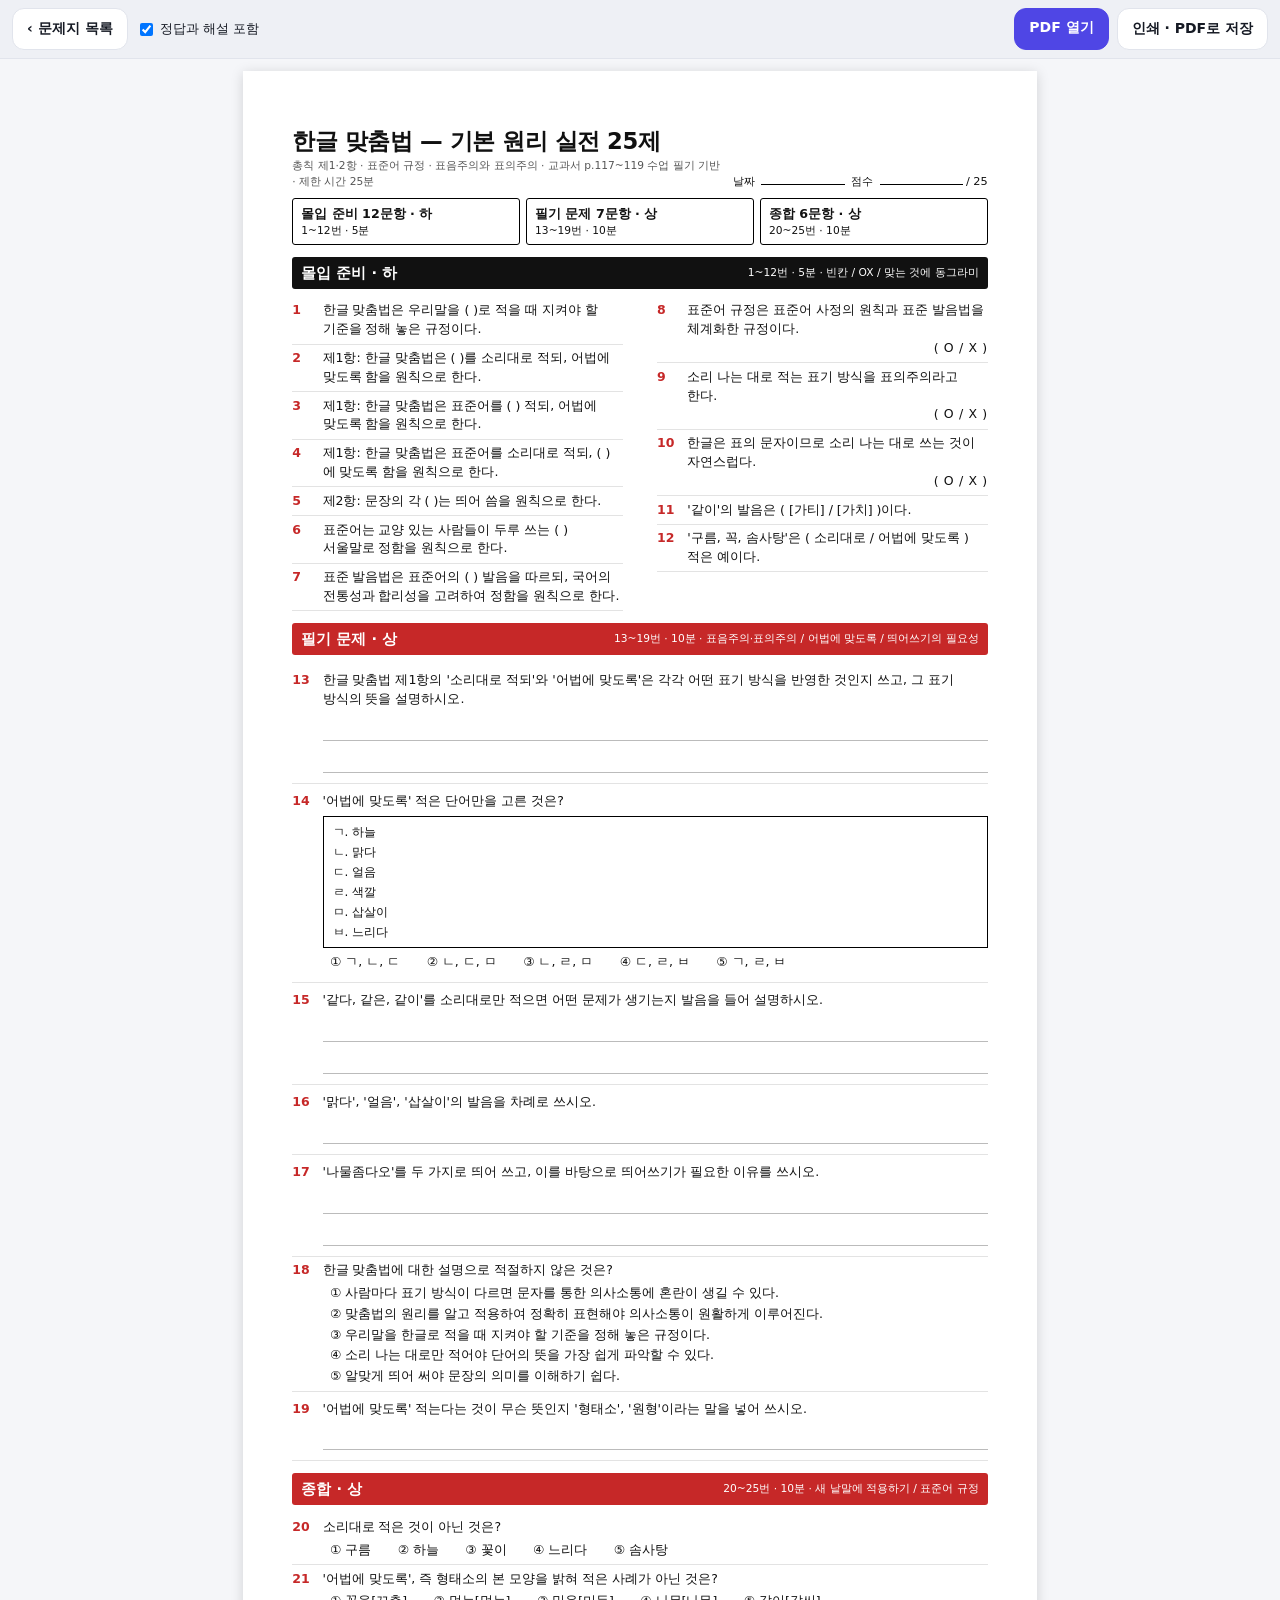
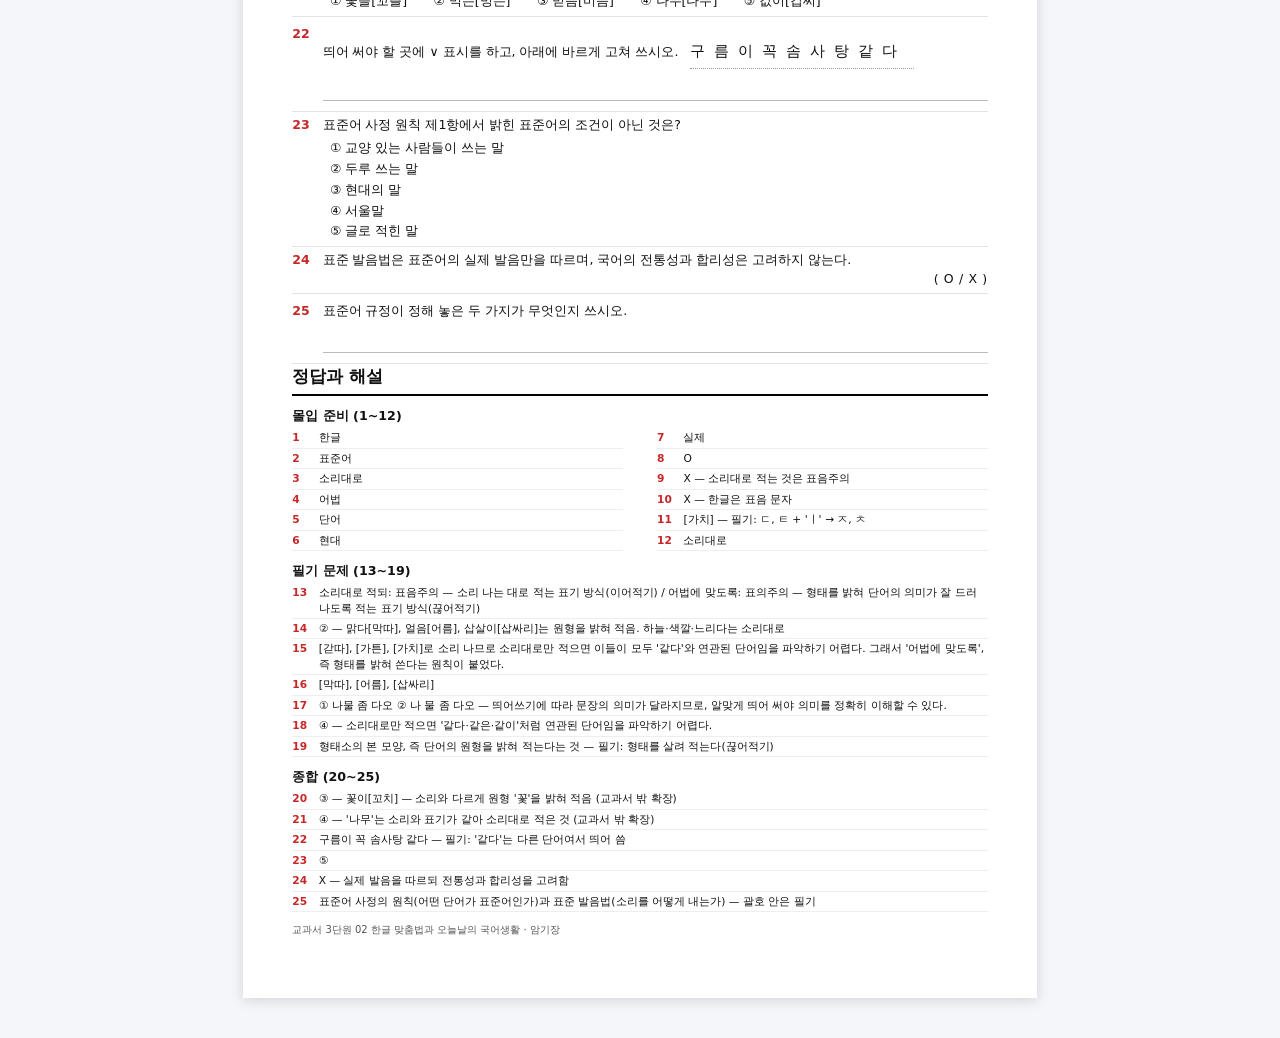
<file: grammar-sheet.html>
<!DOCTYPE html>
<html lang="ko">
<head>
<meta charset="UTF-8">
<meta name="viewport" content="width=device-width, initial-scale=1, viewport-fit=cover">
<title>국어 문법 문제지</title>
<!--
  국어 문법 문제지(A4) 화면. 데이터: data/grammar-sheets.json (tools/grammar_sheets.py 로 만든다)
    grammar-sheet.html?id=art30            그 파트 문제지 + 정답과 해설
    grammar-sheet.html?id=art30&ans=0      정답 쪽 빼기
    grammar-sheet.html?ids=art30-17,spacing-22   고른 문항만(오답 노트에서 '오답만 인쇄')
    &print=1                               도구 막대 숨김 (tools/build_grammar_pdf.js 가 PDF 만들 때 씀)
  미리 만든 PDF 는 pdf/grammar-<id>.pdf
-->
<style>
:root{--red:#c62828}
.paper{--red:#c62828;--ink:#111;--muted:#555;--line:#bbb;color:#111}
*{box-sizing:border-box}
html,body{margin:0;background:var(--surface2);font-family:"Noto Sans KR","Apple SD Gothic Neo","Malgun Gothic",sans-serif;touch-action:manipulation}
.bar{position:sticky;top:0;z-index:5;display:flex;flex-wrap:wrap;gap:8px;align-items:center;padding:calc(env(safe-area-inset-top) + 8px) 12px 8px;background:color-mix(in srgb,var(--bg) 88%,transparent);-webkit-backdrop-filter:blur(14px);backdrop-filter:blur(14px);border-bottom:1px solid var(--line);color:var(--text)}
.bar a,.bar button{font:inherit;font-size:14px;font-weight:600;border:1px solid var(--line);border-radius:12px;padding:10px 14px;min-height:42px;background:var(--surface);color:var(--text);text-decoration:none;cursor:pointer}
.bar .pri{background:var(--accent);border-color:var(--accent);color:var(--accent-ink);font-weight:700}
.bar label{font-size:13px;display:flex;align-items:center;gap:4px}
.bar .sp{margin-left:auto}
.fit{overflow-x:auto;padding:12px 0 40px}
.paper{background:#fff;width:210mm;margin:0 auto;padding:14mm 13mm 16mm;font-size:9.4pt;line-height:1.5;box-shadow:0 2px 12px rgba(0,0,0,.15)}
h1{font-size:17pt;margin:0;letter-spacing:-.02em}
.sub{font-size:8pt;color:var(--muted)}
.head{display:flex;justify-content:space-between;align-items:flex-end;gap:10px;margin-bottom:8px}
.score{font-size:8.5pt;white-space:nowrap}
.score i{display:inline-block;width:22mm;border-bottom:1px solid #000;margin:0 3px}
.plan{display:grid;grid-template-columns:repeat(3,1fr);gap:6px;margin-bottom:9px}
.plan div{border:1.2px solid #000;border-radius:3px;padding:5px 8px;font-size:8pt}
.plan b{display:block;font-size:9.5pt}
.gbar{display:flex;justify-content:space-between;align-items:center;gap:8px;background:#111;color:#fff;border-radius:3px;padding:5px 9px;margin:12px 0 8px;font-size:8pt;break-after:avoid}
.gbar b{font-size:11pt}
.gbar.hard{background:var(--red)}
.cols{columns:2;column-gap:9mm}
.it{display:grid;grid-template-columns:7mm 1fr;gap:1mm;break-inside:avoid;padding:4.5px 0;border-bottom:1px solid #e3e3e3}
.it.wide{padding:8px 0 10px}
.it .n{font-weight:700;color:var(--red)}
.it .q{white-space:pre-line;word-break:keep-all}
.ox{display:block;text-align:right;letter-spacing:.05em}
u{text-underline-offset:2px}
.box{border:1.2px solid #000;padding:5px 9px;margin:5px 0;font-size:9pt}
.box div{padding:1px 0}
.ch{margin:4px 0 0 2mm;display:grid;gap:2px}
.ch.inline{grid-template-columns:repeat(5,auto);justify-content:start;gap:2px 7mm}
.wl{border-bottom:1px solid var(--line);height:8.5mm}
.letters{margin:8px 0 0 3mm;font-size:11pt;letter-spacing:.62em;line-height:2.4;word-break:break-all;border-bottom:1px dotted #999;display:inline-block;padding-right:2mm}
.ans{break-before:page;page-break-before:always}
.ans h2{font-size:13pt;margin:0 0 6px;border-bottom:2px solid #000;padding-bottom:4px}
.ans h3{font-size:9.5pt;margin:10px 0 3px}
.al{display:grid;grid-template-columns:7mm 1fr;font-size:8pt;line-height:1.45;padding:2px 0;border-bottom:1px solid #eee;break-inside:avoid}
.al b{color:var(--red)}
.acols{columns:2;column-gap:9mm}
.foot{margin-top:10px;font-size:7.5pt;color:var(--muted)}
.msg{padding:40px 16px;text-align:center;color:#444}
@page{size:A4;margin:0}
@media print{
  html,body{background:#fff}
  .bar{display:none!important}
  .fit{padding:0;overflow:visible}
  .paper{box-shadow:none;margin:0;width:auto;padding:13mm 13mm 14mm;zoom:1!important}
}
</style>
<link rel="stylesheet" href="theme.css">
</head>
<body>
<div class="bar" id="bar">
  <a class="backlink" href="korean-grammar.html#sheets">‹ 문제지 목록</a>
  <label><input type="checkbox" id="withAns" checked> 정답과 해설 포함</label>
  <span class="sp"></span>
  <a id="pdfLink" class="pri" hidden>PDF 열기</a>
  <button id="printBtn">인쇄 · PDF로 저장</button>
</div>
<div class="fit"><div class="paper" id="paper"><div class="msg">불러오는 중…</div></div></div>

<script>
const $ = id => document.getElementById(id);
const Q = new URLSearchParams(location.search);
const esc = s => String(s ?? "").replace(/[&<>"]/g, c => ({ "&": "&amp;", "<": "&lt;", ">": "&gt;", '"': "&quot;" }[c]));
const rich = s => esc(s).replace(/__(.+?)__/g, "<u>$1</u>");   // __밑줄__
const CIRC = "①②③④⑤";

function itemHtml(it, n) {
  let b = "";
  if (it.type === "ox") b = `<span class="ox">( O / X )</span>`;
  if (it.box) b += `<div class="box">${it.box.map(l => `<div>${rich(l)}</div>`).join("")}</div>`;
  if (it.type === "mc") {
    const short = it.choices.every(c => c.length <= 9);
    b += `<div class="ch ${short ? "inline" : ""}">${it.choices.map((c, i) => `<span>${CIRC[i]} ${rich(c)}</span>`).join("")}</div>`;
  }
  if (it.type === "space") b += `<div class="letters">${esc(it.text)}</div><div class="wl"></div>`;
  if (it.type === "write") b += `<div class="wl"></div>`;
  if (it.type === "essay") b += `<div class="wl"></div>`.repeat(it.lines || 2);
  const wide = ["essay", "space", "write"].includes(it.type) || it.box;
  return `<div class="it ${wide ? "wide" : ""}"><span class="n">${n}</span><div><span class="q">${rich(it.q)}</span>${b}</div></div>`;
}
function ansText(it) {
  const a = it.type === "mc" ? CIRC[it.answer - 1] : it.answer;
  return esc(a) + (it.explain ? " — " + esc(it.explain) : "");
}
function render(d) {
  const withAns = $("withAns").checked;
  const ids = (Q.get("ids") || "").split(",").filter(Boolean);
  let html = "";
  if (ids.length) {
    // 고른 문항만 (오답 노트)
    const all = d.sheets.flatMap(s => s.groups.flatMap(g => g.items.map(it => ({ ...it, part: s.title.replace(/^한글 맞춤법 — | 실전.*$/g, "") }))));
    const list = ids.map(i => all.find(x => x.id === i)).filter(Boolean);
    document.title = `오답 다시 풀기 ${list.length}제`;
    html = `<div class="head"><div><h1>오답 다시 풀기 ${list.length}제</h1><div class="sub">국어 문법 — 한글 맞춤법 · 내가 틀린 문항만 모음</div></div><div class="score">날짜 <i></i> 점수 <i></i>/ ${list.length}</div></div>
      <div class="gbar hard"><b>다시 풀기</b><span>틀린 문항 · 풀고 나서 정답과 해설로 확인</span></div>
      ${list.map((it, i) => itemHtml(it, i + 1)).join("")}`;
    if (withAns) html += `<div class="ans"><h2>정답과 해설</h2>${list.map((it, i) => `<div class="al"><b>${i + 1}</b><span>${ansText(it)} <span style="color:#777">(${esc(it.part)} ${it.n}번)</span></span></div>`).join("")}</div>`;
  } else {
    const s = d.sheets.find(x => x.id === Q.get("id")) || d.sheets[0];
    document.title = s.title;
    if (s.pdf) { $("pdfLink").href = s.pdf; $("pdfLink").hidden = false; }
    html = `<div class="head"><div><h1>${esc(s.title)}</h1><div class="sub">${esc(s.sub)} · 제한 시간 ${s.minutes}분</div></div><div class="score">날짜 <i></i> 점수 <i></i>/ ${s.count}</div></div>
      <div class="plan">${s.groups.map(g => `<div><b>${esc(g.name)} ${g.items.length}문항 · ${g.level}</b>${g.from}~${g.to}번 · ${esc(g.time)}</div>`).join("")}</div>` +
      s.groups.map(g => `<div class="gbar ${g.level === "상" ? "hard" : ""}"><b>${esc(g.name)} · ${g.level}</b><span>${g.from}~${g.to}번 · ${esc(g.time)} · ${esc(g.note)}</span></div>
        <div class="${g.level === "하" ? "cols" : ""}">${g.items.map(it => itemHtml(it, it.n)).join("")}</div>`).join("");
    if (withAns) html += `<div class="ans"><h2>정답과 해설</h2>` + s.groups.map(g =>
      `<h3>${esc(g.name)} (${g.from}~${g.to})</h3><div class="${g.level === "하" ? "acols" : ""}">${g.items.map(it => `<div class="al"><b>${it.n}</b><span>${ansText(it)}</span></div>`).join("")}</div>`).join("") + `</div>`;
    html += `<div class="foot">${esc(s.source)} · 암기장</div>`;
  }
  $("paper").innerHTML = html;
  fit();
}
// 휴대폰에서는 A4 종이를 화면 너비에 맞춰 줄여 보여 준다 (인쇄할 때는 원래 크기)
function fit() { const p = $("paper"); p.style.zoom = 1; const z = Math.min(1, (window.innerWidth - 8) / p.offsetWidth); p.style.zoom = z; }
window.addEventListener("resize", fit);
window.addEventListener("beforeprint", () => { $("paper").style.zoom = 1; });
window.addEventListener("afterprint", fit);

if (Q.get("print")) $("bar").style.display = "none";
if (Q.get("ans") === "0") $("withAns").checked = false;
let DATA = null;
fetch("data/grammar-sheets.json", { cache: "no-cache" }).then(r => r.json()).then(d => { DATA = d; render(d); document.body.dataset.ready = "1"; })
  .catch(e => { $("paper").innerHTML = `<div class="msg">문제 데이터를 불러오지 못했어요. (${esc(e)})</div>`; });
$("withAns").onchange = () => DATA && render(DATA);
$("printBtn").onclick = () => window.print();
</script>
</body>
</html>
</file>
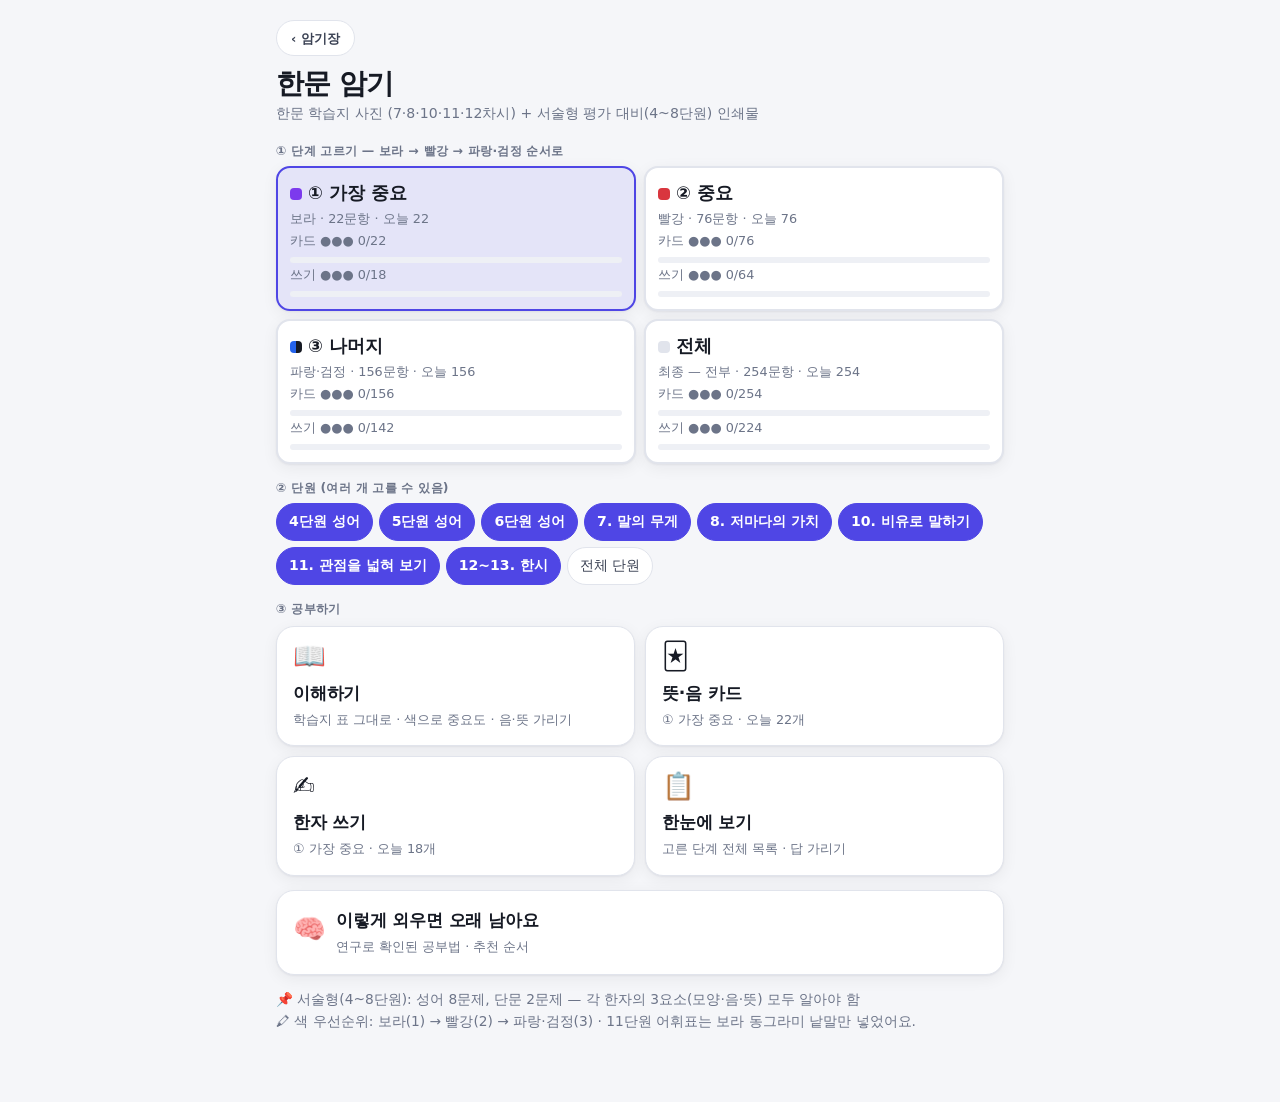
<file: hanmun.html>
<!DOCTYPE html>
<html lang="ko">
<head>
<meta charset="UTF-8">
<meta name="viewport" content="width=device-width, initial-scale=1, viewport-fit=cover">
<meta name="apple-mobile-web-app-capable" content="yes">
<meta name="apple-mobile-web-app-title" content="암기장">
<title>한문 암기</title>
<!--
=====================================================================
  한문 암기 — AI 수정 가이드
=====================================================================
  데이터는 data/hanmun.json 에만 있다. tools/hanmun.py 로 만든다 (직접 고치지 않는다).
    passages[{id, unit, kind: idiom|story|poem|words, title, reading, col, gist, deep, note, src,
              lines[{id, h 원문, r 음독, t 풀이([ ]=빈칸), col, label, order 풀이순서, toks[{c,e 음,m 뜻,col,note,tag}]}],
              points[문항 id]}]
    items[{id, kind: char|line|point|idiom|word, col P|R|B|K, tier 1|2|3, units[], src, q, r?, a, deep?, w 쓸 한자,
           ctx?[{h,t,title}], tags[], exp}]
  색 → 단계: 보라(P)=1 가장 중요, 빨강(R)=2 중요, 파랑(B)·검정(K)=3 나머지.
  화면: 홈(단계·단원 고르기) → #read 이해하기 / #card 뜻·음 카드 / #write 한자 쓰기 / #list 한눈에 / #how 공부법
  저장 키: localStorage "hanmun_progress_v1"
     { tier:"1"|"2"|"3"|"all", units:[단원 id], c:{문항id: rec}, w:{문항id: rec}, opt:{...} }
     rec = { d:[처음에 바로 맞힌 날짜(서로 다른 날, 최근 3개)], n:맞힌 날 수, m:틀린 횟수, due:"YYYY-MM-DD" 다음 복습일 }
     c = 카드(보고 떠올리기) 기록, w = 쓰기 기록 — 따로 센다.
  연속 재학습: 한 번 공부할 때 ✕·△는 몇 장 뒤에 다시 나오고, ○가 될 때까지 끝나지 않는다.
     처음에 바로 ○ → 맞힌 날 +1, 다음 복습일 = 1·3·7·14일 뒤 / 처음에 ✕·△ → 내일 다시.
     서로 다른 날 3번 처음에 바로 맞히면 ●●● (완전히 앎). 완전히 앎도 '전체'에서는 계속 나온다.
  ⚠ 문항 id 를 바꾸면 그 문항 기록이 사라진다 (tools/hanmun.py 주석 참고).
=====================================================================
-->
<link rel="preconnect" href="https://fonts.googleapis.com">
<link rel="preconnect" href="https://fonts.gstatic.com" crossorigin>
<link rel="stylesheet" href="https://fonts.googleapis.com/css2?family=Noto+Serif+KR:wght@500;700&display=swap">
<style>
:root{--tP:#efe5fb;--tR:#fbe7e4;--tB:#e6eefa;--tK:transparent}
@media (prefers-color-scheme:dark){:root{--tP:#3a2d4f;--tR:#4a2a27;--tB:#25324a}}
*{box-sizing:border-box}
[hidden]{display:none!important}
html,body,button,a{touch-action:manipulation}
body{margin:0;background:var(--paper);color:var(--ink);font-family:var(--sans);font-size:16px;line-height:1.55}
body::before{content:"";position:fixed;inset:0 0 auto;height:env(safe-area-inset-top,0px);z-index:10;background:var(--paper)}
.wrap{max-width:760px;margin:0 auto;padding-block:20px 70px;padding-left:max(16px,env(safe-area-inset-left,0px));padding-right:max(16px,env(safe-area-inset-right,0px));display:flex;flex-direction:column;gap:16px}
h1{font-family:var(--serif);font-size:1.7rem;margin:0}
.sub{color:var(--muted);font-size:.88rem;margin:2px 0 0;word-break:keep-all}
button{font:inherit;color:inherit;cursor:pointer}
button:focus-visible{outline:3px solid var(--blue);outline-offset:2px}
.han{font-family:var(--han)}
.muted{color:var(--muted)}
.tip{font-size:.86rem;color:var(--muted);word-break:keep-all;margin:0}
.label{font-size:.78rem;letter-spacing:.06em;color:var(--muted);margin:0 0 6px}
/* 단계 고르기 */
.tiers{display:grid;grid-template-columns:repeat(2,1fr);gap:8px}
.tier{display:flex;flex-direction:column;align-items:flex-start;gap:2px;text-align:left;border:2px solid var(--line);background:var(--card);border-radius:14px;padding:12px;min-height:96px;box-shadow:var(--shadow)}
.tier b{font-family:var(--serif);font-size:1.1rem}
.tier small{color:var(--muted);font-size:.8rem;font-variant-numeric:tabular-nums}
.tier .sw{display:inline-block;width:12px;height:12px;border-radius:4px;margin-right:6px;vertical-align:-1px}
.tier[aria-pressed="true"]{border-color:var(--ink);background:color-mix(in srgb,var(--hl) 45%,var(--card))}
.t1 .sw{background:var(--purple)} .t2 .sw{background:var(--red)} .t3 .sw{background:linear-gradient(90deg,var(--blue) 50%,var(--ink) 50%)} .tall .sw{background:var(--line)}
.mini{display:flex;height:6px;border-radius:3px;overflow:hidden;background:var(--chip);width:100%;margin-top:4px}
.mini span{display:block;height:100%}
.chips{display:flex;flex-wrap:wrap;gap:6px}
.chip{border:1px solid var(--line);background:var(--card);border-radius:999px;padding:7px 12px;font-size:.88rem;min-height:38px}
.chip[aria-pressed="true"]{background:var(--ink);color:var(--paper);border-color:var(--ink)}
.menu{display:grid;grid-template-columns:repeat(2,1fr);gap:10px}
.mtile{display:flex;flex-direction:column;align-items:flex-start;gap:4px;text-align:left;background:var(--card);border:1px solid var(--line);border-radius:14px;padding:14px;min-height:100px;box-shadow:var(--shadow);color:var(--ink);text-decoration:none}
.mtile .ic{font-size:1.5rem;line-height:1}
.mtile b{font-family:var(--serif);font-size:1.1rem}
.mtile small{color:var(--muted);font-size:.8rem;word-break:keep-all}
.pagebar{position:sticky;top:env(safe-area-inset-top,0px);z-index:5;background:var(--paper);display:flex;align-items:center;gap:10px;padding:8px 0 10px;border-bottom:2px solid var(--ink)}
.pagebar h2{font-family:var(--serif);font-size:1.25rem;margin:0}
.pagebar .back{border:1px solid var(--line);background:var(--card);border-radius:999px;padding:8px 14px;min-height:40px}
.pagebar .pscope{margin-left:auto;font-size:.78rem;color:var(--muted);text-align:right;word-break:keep-all}
.panel{display:flex;flex-direction:column;gap:14px}
.row{display:flex;flex-wrap:wrap;gap:8px;align-items:center}
.seg{display:inline-flex;border:1px solid var(--line);border-radius:10px;overflow:hidden;flex-wrap:wrap}
.seg button{border:0;background:var(--card);padding:8px 12px;min-height:40px;font-size:.9rem}
.seg button[aria-pressed="true"]{background:var(--ink);color:var(--paper)}
.btn{border:1px solid var(--ink);background:var(--ink);color:var(--paper);border-radius:12px;padding:12px 18px;min-height:50px;font-size:1rem;font-weight:700}
.btn.ghost{background:transparent;color:var(--ink);border-color:var(--line)}
.btn.small{min-height:40px;padding:8px 12px;font-size:.9rem;font-weight:400}
.empty{color:var(--muted);text-align:center;padding:30px 10px;word-break:keep-all}
/* 색 표시 */
.cP{background:var(--tP)} .cR{background:var(--tR)} .cB{background:var(--tB)}
.badge{display:inline-block;border-radius:999px;padding:1px 8px;font-size:.72rem;font-weight:700;color:#fff;vertical-align:2px;white-space:nowrap}
.bP{background:var(--purple)} .bR{background:var(--red)} .bB{background:var(--blue)} .bK{background:#555}
.tag{display:inline-block;border:1px solid var(--red);color:var(--red);border-radius:999px;padding:0 7px;font-size:.72rem;font-weight:700;margin-left:4px;white-space:nowrap}
mark.bl{background:none;color:inherit;border-bottom:2px solid var(--gold);padding:0 1px;font-weight:700}
.hideBl mark.bl:not(.shown){color:transparent;background:var(--chip);border-radius:4px;cursor:pointer}
/* 이해하기 */
.ps{background:var(--card);border-radius:10px;box-shadow:var(--shadow);padding:16px 14px;display:flex;flex-direction:column;gap:12px}
.ps h3{margin:0;font-family:var(--han);font-size:1.35rem;line-height:1.35;word-break:keep-all}
.ps h3 small{font-family:var(--sans);font-size:.9rem;color:var(--muted);font-weight:400;margin-left:6px}
.ps .gist{margin:0;word-break:keep-all}
.ps .deep{margin:0;word-break:keep-all;font-size:.92rem;color:var(--muted)}
.ps .deep b{color:var(--ink)}
.ps .src{font-size:.75rem;color:var(--muted)}
.ln{display:flex;flex-direction:column;gap:6px;border-top:1px dashed var(--rule);padding-top:10px}
.cells{display:flex;flex-wrap:wrap;gap:3px}
.cell{min-width:52px;flex:0 0 auto;border:1px solid var(--line);border-radius:6px;padding:3px 4px 4px;display:flex;flex-direction:column;align-items:center;gap:0;text-align:center;cursor:pointer;background-clip:padding-box}
.cell .o{font-size:.66rem;color:var(--muted);line-height:1;min-height:.7rem}
.cell .h{font-family:var(--han);font-size:1.6rem;line-height:1.25;font-weight:700}
.cell .e{font-size:.85rem;font-weight:700;color:var(--blue)}
.cell .m{font-size:.74rem;color:var(--ink);word-break:keep-all;max-width:6.5em;line-height:1.25}
.cell.cP{border-color:var(--purple);border-width:2px}
.cell.cR{border-color:var(--red)}
.cell.dim{opacity:.3}
.hideE .cell:not(.peek) .e,.hideM .cell:not(.peek) .m{color:transparent;background:var(--chip);border-radius:3px}
.ln .tr{margin:0;word-break:keep-all;font-size:.95rem}
.ln .lab{font-size:.75rem;font-weight:700;color:var(--blue);margin-right:6px}
.ln .note{font-size:.8rem;color:var(--muted);margin:0;word-break:keep-all}
.pts{display:flex;flex-direction:column;gap:6px;border-top:1px dashed var(--rule);padding-top:10px}
.pt{border-left:4px solid var(--line);padding:4px 0 4px 10px;word-break:keep-all;font-size:.93rem}
.pt.cP{border-left-color:var(--purple);background:none} .pt.cR{border-left-color:var(--red);background:none} .pt.cB{border-left-color:var(--blue);background:none}
.pt .a{white-space:pre-line;font-weight:700}
.hideA .pt:not(.peek) .a{color:transparent;background:var(--chip);border-radius:4px;cursor:pointer}
.pt .x{display:block;font-size:.8rem;color:var(--muted)}
.legendC{display:flex;flex-wrap:wrap;gap:6px 12px;font-size:.8rem;color:var(--muted)}
.legendC i{display:inline-block;width:12px;height:12px;border-radius:3px;margin-right:4px;vertical-align:-1px;border:1px solid var(--line)}
/* 카드 */
.card{position:relative;background:var(--card);border-radius:8px;box-shadow:var(--shadow);min-height:280px;padding:34px 18px 20px;display:flex;flex-direction:column;justify-content:center;align-items:center;text-align:center;gap:10px;cursor:pointer;user-select:none;border:0;width:100%;border-top:6px solid var(--line)}
.card.kP{border-top-color:var(--purple)} .card.kR{border-top-color:var(--red)} .card.kB{border-top-color:var(--blue)} .card.kK{border-top-color:#777}
.card .top{position:absolute;top:8px;left:12px;right:12px;display:flex;justify-content:space-between;font-size:.74rem;color:var(--muted);gap:8px;text-align:left}
.card .big{font-family:var(--han);font-size:clamp(2.6rem,14vw,4.4rem);font-weight:700;line-height:1.15}
.card .mid{font-family:var(--han);font-size:clamp(1.5rem,6.4vw,2.1rem);font-weight:700;line-height:1.4;word-break:break-all;letter-spacing:.04em}
.card .qtxt{font-size:1.15rem;font-weight:700;word-break:keep-all;line-height:1.5}
.card .ctx{font-family:var(--han);font-size:1.1rem;color:var(--muted);letter-spacing:.05em}
.card .ctx b{color:var(--red);text-decoration:underline}
.card .ask{font-size:.86rem;color:var(--muted)}
.card .ans{align-self:stretch;border-top:1px dashed var(--line);padding-top:12px;display:flex;flex-direction:column;gap:6px;text-align:left;word-break:keep-all}
.card .ans .em{font-size:1.45rem;font-weight:700;color:var(--blue);text-align:center}
.card .ans .rd{font-size:1rem;color:var(--blue);text-align:center;letter-spacing:.05em}
.card .ans .tx{font-size:1.08rem;white-space:pre-line;line-height:1.6}
.card .ans .dp{font-size:.92rem;white-space:pre-line}
.card .ans .ex{font-size:.86rem;color:var(--muted);white-space:pre-line}
.card .ans .cx{font-size:.84rem;color:var(--muted);border-left:3px solid var(--line);padding-left:8px}
.card .ans .cx .hh{font-family:var(--han);color:var(--ink);font-size:.98rem}
.rate{display:grid;grid-template-columns:repeat(3,1fr);gap:8px}
.rate button{border:0;border-radius:14px;padding:12px 6px;min-height:64px;font-size:1.15rem;font-weight:700;color:#fff}
.rate small{display:block;font-weight:400;font-size:.74rem;opacity:.9}
.r1{background:var(--red)} .r2{background:var(--gold);color:#1b1b1b!important} .r3{background:var(--green)}
.flip{width:100%;min-height:60px;font-size:1.1rem;border-radius:14px}
.meta{display:flex;justify-content:space-between;font-size:.84rem;color:var(--muted);font-variant-numeric:tabular-nums}
.pbar{height:8px;border-radius:4px;background:var(--chip);overflow:hidden}
.pbar span{display:block;height:100%;background:var(--green);transition:width .3s}
.speak{display:inline-block;border:1px solid var(--line);background:var(--card);border-radius:999px;padding:2px 10px;font-size:.85rem;cursor:pointer}
.result{background:var(--card);border-radius:10px;box-shadow:var(--shadow);padding:20px;display:flex;flex-direction:column;gap:12px}
.score{font-family:var(--serif);font-size:2rem;font-weight:700;text-align:center}
.wl{display:flex;flex-direction:column;border-top:1px solid var(--rule)}
.wl div{padding:8px 0;border-bottom:1px solid var(--rule);font-size:.92rem;word-break:keep-all}
.wl b{font-family:var(--han)}
/* 쓰기 */
.wprompt{background:var(--card);border-radius:8px;box-shadow:var(--shadow);padding:30px 16px 14px;display:flex;flex-direction:column;gap:6px;text-align:center;position:relative;border-top:6px solid var(--line)}
.wprompt.kP{border-top-color:var(--purple)} .wprompt.kR{border-top-color:var(--red)} .wprompt.kB{border-top-color:var(--blue)} .wprompt.kK{border-top-color:#777}
.wprompt .top{position:absolute;top:8px;left:12px;right:12px;display:flex;justify-content:space-between;font-size:.74rem;color:var(--muted)}
.wprompt .main{font-size:1.45rem;font-weight:700;word-break:keep-all;line-height:1.4}
.wprompt .hint{font-size:.95rem;color:var(--muted);word-break:keep-all}
.wprompt .hint .hh{font-family:var(--han);color:var(--ink);letter-spacing:.06em}
.pad{position:relative;align-self:center;width:100%;touch-action:none;-webkit-user-select:none;user-select:none;-webkit-touch-callout:none}
#pg-write{-webkit-user-select:none;user-select:none;-webkit-touch-callout:none}
.padIn{position:relative;margin:0 auto}
.padIn canvas{position:absolute;inset:0;display:block;touch-action:none}
.padIn .padBg{border-radius:8px;background:var(--card);box-shadow:var(--shadow)}
.padIn canvas.erasing{cursor:cell}
.tools .seg button{min-height:40px}
.wans{background:var(--hl);border-radius:10px;padding:12px 14px;display:flex;flex-direction:column;gap:4px;word-break:keep-all}
.wans .hh{font-family:var(--han);font-size:2rem;font-weight:700;letter-spacing:.08em;line-height:1.3;word-break:break-all}
.wans small{color:var(--muted)}
.dots{letter-spacing:2px;font-size:.8rem;color:var(--line)}
.dots b{color:var(--green);font-weight:400}
/* 한눈에 */
.li{display:grid;grid-template-columns:auto 1fr auto;gap:10px;align-items:start;padding:9px 0;border-bottom:1px solid var(--rule);cursor:pointer}
.li .q{font-family:var(--han);font-weight:700;font-size:1.1rem;word-break:break-all;max-width:11em}
.li .q.ko{font-family:var(--sans);font-size:.92rem;word-break:keep-all}
.li .a{font-size:.9rem;word-break:keep-all;white-space:pre-line}
.li .a .rd{color:var(--blue);font-weight:700;margin-right:4px}
.hideL .li:not(.peek) .a{color:transparent;background:var(--chip);border-radius:4px}
.hideL .li:not(.peek) .a *{color:transparent}
.how{background:var(--card);border-radius:10px;box-shadow:var(--shadow);padding:18px;display:flex;flex-direction:column;gap:10px;word-break:keep-all}
.how h3{margin:8px 0 0;font-family:var(--serif);font-size:1.1rem}
.how ol,.how ul{margin:0;padding-left:1.3em;display:flex;flex-direction:column;gap:6px}
.how a{color:var(--blue)}
@media (prefers-reduced-motion:reduce){*{transition:none!important}}
</style>
<link rel="stylesheet" href="theme.css">
</head>
<body>
<div class="wrap">
  <header>
    <a class="backlink" href="index.html">‹ 암기장</a>
    <h1>한문 암기</h1>
    <p class="sub" id="srcLine"></p>
  </header>

  <!-- 홈 -->
  <div class="panel" id="home">
    <div>
      <p class="label">① 단계 고르기 — 보라 → 빨강 → 파랑·검정 순서로</p>
      <div class="tiers" id="tiers"></div>
    </div>
    <div>
      <p class="label">② 단원 (여러 개 고를 수 있음)</p>
      <div class="chips" id="units"></div>
    </div>
    <p class="label" style="margin-bottom:-6px">③ 공부하기</p>
    <nav class="menu">
      <a class="mtile" href="#read"><span class="ic">📖</span><b>이해하기</b><small>학습지 표 그대로 · 색으로 중요도 · 음·뜻 가리기</small></a>
      <a class="mtile" href="#card"><span class="ic">🃏</span><b>뜻·음 카드</b><small id="mCard">보고 떠올리기 → ○ △ ✕</small></a>
      <a class="mtile" href="#write"><span class="ic">✍️</span><b>한자 쓰기</b><small id="mWrite">뜻·음 보고 손으로 쓰기</small></a>
      <a class="mtile" href="#list"><span class="ic">📋</span><b>한눈에 보기</b><small>고른 단계 전체 목록 · 답 가리기</small></a>
    </nav>
    <a class="mtile" href="#how" style="min-height:0;flex-direction:row;align-items:center;gap:10px"><span class="ic">🧠</span><span><b>이렇게 외우면 오래 남아요</b><br><small>연구로 확인된 공부법 · 추천 순서</small></span></a>
    <p class="tip" id="exam"></p>
  </div>

  <div class="pagebar" id="pagebar" hidden>
    <button class="back" id="backBtn">‹ 메뉴</button>
    <h2 id="pageTitle"></h2>
    <span class="pscope" id="pageScope"></span>
  </div>

  <!-- 이해하기 -->
  <div class="panel" id="pg-read" hidden>
    <div class="row">
      <div class="seg" id="readHide">
        <button data-k="E">음 가리기</button><button data-k="M">뜻 가리기</button><button data-k="Bl">빈칸 가리기</button><button data-k="A">포인트 답 가리기</button>
      </div>
      <button class="chip" id="dimBtn">고른 단계만 진하게 (나머지 흐리게·접기)</button>
    </div>
    <div class="legendC"><span><i style="background:var(--tP);border-color:var(--purple)"></i>보라 = 가장 중요</span><span><i style="background:var(--tR);border-color:var(--red)"></i>빨강 = 중요</span><span><i style="background:var(--tB)"></i>파랑 · <i></i>검정 = 나머지</span><span>칸 위 숫자 = 풀이 순서</span></div>
    <p class="tip">가린 칸·빈칸은 눌러서 확인하세요. 밑줄 친 말 = 학습지 빈칸에 들어간 말.</p>
    <div id="readBox" class="panel"></div>
  </div>

  <!-- 카드 -->
  <div class="panel" id="pg-card" hidden>
    <div class="row">
      <div class="seg" id="cKind">
        <button data-k="char">한자 뜻·음</button><button data-k="line">문장 해석</button><button data-k="point">포인트</button><button data-k="idiom">성어·어휘</button>
      </div>
    </div>
    <div class="row">
      <div class="seg" id="cScope"><button data-k="due">오늘 할 것</button><button data-k="all">전체</button><button data-k="miss">틀린 적 있는 것</button></div>
      <div class="seg" id="cOrder"><button data-k="seq">순서대로</button><button data-k="mix">섞기</button></div>
    </div>
    <div id="cardBox" class="panel"></div>
  </div>

  <!-- 쓰기 -->
  <div class="panel" id="pg-write" hidden>
    <div class="row">
      <div class="seg" id="wKind"><button data-k="char">한자 한 글자</button><button data-k="idiom">성어·어휘</button><button data-k="line">문장 통째로</button></div>
    </div>
    <div class="row">
      <div class="seg" id="wScope"><button data-k="due">오늘 할 것</button><button data-k="all">전체</button><button data-k="miss">틀린 적 있는 것</button></div>
      <div class="seg" id="wOrder"><button data-k="seq">순서대로</button><button data-k="mix">섞기</button></div>
    </div>
    <div id="writeBox" class="panel"></div>
  </div>

  <!-- 한눈에 -->
  <div class="panel" id="pg-list" hidden>
    <div class="row"><button class="chip" id="listHide">답 가리기</button><span class="tip">줄을 누르면 답이 잠깐 보여요.</span></div>
    <div id="listBox"></div>
  </div>

  <!-- 공부법 -->
  <div class="panel" id="pg-how" hidden>
    <div class="how">
      <h3>연구로 확인된 핵심 4가지</h3>
      <ol>
        <li><b>꺼내 보기(인출 연습)</b> — 다시 읽기보다 <b>안 보고 떠올린 뒤 확인</b>하는 쪽이 훨씬 오래 남아요. → '뜻·음 카드', '한자 쓰기'가 모두 이 방식이에요.</li>
        <li><b>나눠서 반복(간격 두기)</b> — 하루에 몰아서 10번보다 며칠에 나눠 3번이 낫습니다. → 처음에 바로 맞히면 1·3·7·14일 뒤에 '오늘 할 것'으로 다시 나와요.</li>
        <li><b>연속 재학습</b> — 한 번 공부할 때 <b>모든 문항을 한 번씩 맞힐 때까지</b> 계속하고(틀린 건 몇 장 뒤 다시), 다른 날 또 그렇게 하기. 서로 다른 날 3번 바로 맞히면 ●●●.</li>
        <li><b>직접 손으로 쓰기</b> — 한자는 손으로 써 본 사람이 <b>모양을 더 잘 기억</b>해요(타자·보기만 하는 것보다). 처음엔 '흐리게 따라 쓰기', 그다음 안 보고 쓰기.</li>
      </ol>
      <h3>한문에 맞춘 요령</h3>
      <ul>
        <li><b>부분으로 쪼개 기억</b> — 劍·割의 刂 = 刀(칼), 語의 言(말씀), 苗의 艹 = 草(풀), 跡의 足(발), 讓·壤의 襄(음 '양'). 학습지에 적어 둔 것만 넣었어요.</li>
        <li><b>3요소를 한 번에</b> — 서술형은 각 한자의 <b>모양·음·뜻</b>을 다 알아야 해요. 카드에서 음·뜻을, 쓰기에서 모양을 꺼내 봅니다.</li>
        <li><b>문맥으로 구별</b> — 같은 글자라도 뜻·음이 달라요(從 ~부터/따르다, 不 불/부, 之 ~이/그것, 人 사람/남). 카드 앞면의 문장을 보고 떠올리세요.</li>
        <li><b>섞어서 풀기</b> — 단원·종류를 섞으면 구별하는 힘이 생겨요. 처음엔 '순서대로', 익숙해지면 '섞기'.</li>
      </ul>
      <h3>추천 순서</h3>
      <ol>
        <li>① 가장 중요(보라)부터: <b>이해하기</b>로 표를 한 번 읽고 → <b>카드</b> 끝까지 → <b>쓰기</b>(따라 쓰기 1번 → 안 보고).</li>
        <li>다음 날: 먼저 <b>오늘 할 것</b>(복습) → ② 중요(빨강) 추가 → 그다음 날 ③ 나머지.</li>
        <li>시험 2~3일 전: <b>전체</b> → '틀린 적 있는 것'만 반복. 마지막엔 '문장 통째로' 쓰기로 성어·단문 점검.</li>
      </ol>
      <p class="tip">근거: Dunlosky 외(2013) 학습법 검토와 그 요약(<a href="https://link.springer.com/article/10.1186/s41235-017-0087-y" target="_blank" rel="noopener">Weinstein 외 2018</a>), 간격·인출 연습 검토(<a href="https://www.nature.com/articles/s44159-022-00089-1" target="_blank" rel="noopener">Carpenter 외 2022</a>), 연속 재학습(<a href="https://www.unh.edu/teaching-learning-resource-hub/sites/default/files/media/2023-06/itow-successive-relearning-dunlosky-greve-badali-wissman-rawson.pdf" target="_blank" rel="noopener">Dunlosky 외</a>), 한자 손글씨 효과(<a href="https://www.lrdc.pitt.edu/perfettilab/pubpdfs/SupportingOrthographicCSL.pdf" target="_blank" rel="noopener">Perfetti 연구실</a>), 부수·연상 기억(<a href="https://pmc.ncbi.nlm.nih.gov/articles/PMC9403612" target="_blank" rel="noopener">관련 연구</a>).</p>
    </div>
  </div>
</div>

<script>
"use strict";
const KEY = "hanmun_progress_v1";
const TIERS = [
  { k: "1", name: "① 가장 중요", sub: "보라", cls: "t1" },
  { k: "2", name: "② 중요", sub: "빨강", cls: "t2" },
  { k: "3", name: "③ 나머지", sub: "파랑·검정", cls: "t3" },
  { k: "all", name: "전체", sub: "최종 — 전부", cls: "tall" },
];
const COLNAME = { P: "보라", R: "빨강", B: "파랑", K: "검정" };
const KINDNAME = { char: "한자", line: "문장", point: "포인트", idiom: "성어", word: "어휘" };
let D = null, ITEMS = [], BYID = {}, CHARS = {};
let store = load();

function load() {
  let s = {};
  try { s = JSON.parse(localStorage.getItem(KEY)) || {}; } catch (e) {}
  return Object.assign({ tier: "1", units: null, c: {}, w: {}, opt: {} }, s);
}
function save() { try { localStorage.setItem(KEY, JSON.stringify(store)); } catch (e) {} }
const opt = (k, d) => (store.opt[k] ?? d);
function setOpt(k, v) { store.opt[k] = v; save(); }

// ---------- 날짜·기록 ----------
function dstr(d) { return d.getFullYear() + "-" + String(d.getMonth() + 1).padStart(2, "0") + "-" + String(d.getDate()).padStart(2, "0"); }
const today = () => dstr(new Date());
function plusDays(n) { const d = new Date(); d.setDate(d.getDate() + n); return dstr(d); }
const rec = (bank, id) => store[bank][id] || null;
const daysOk = (bank, id) => (rec(bank, id)?.d || []).length;
const isDue = (bank, id) => { const r = rec(bank, id); return !r || !r.due || r.due <= today(); };
const missed = (bank, id) => (rec(bank, id)?.m || 0) > 0;
function firstResult(bank, id, ok) {   // 이번 공부에서 처음 본 결과로 일정을 정한다
  const r = store[bank][id] || { d: [], m: 0 };
  if (ok) {
    if (!r.d.includes(today())) { r.d = [...r.d, today()].slice(-3); r.n = (r.n || 0) + 1; }
    const gap = [1, 3, 7, 14][Math.min(r.n || 1, 4) - 1];
    r.due = plusDays(gap);
  } else { r.m = (r.m || 0) + 1; r.due = plusDays(1); }
  store[bank][id] = r; save();
}
function dots(bank, id) { const n = daysOk(bank, id); return `<span class="dots" title="서로 다른 날 맞힌 횟수"><b>${"●".repeat(n)}</b>${"○".repeat(3 - n)}</span>`; }

// ---------- 글자 다듬기 ----------
const esc = s => String(s ?? "").replace(/[&<>"]/g, c => ({ "&": "&amp;", "<": "&lt;", ">": "&gt;", '"': "&quot;" }[c]));
const fmt = s => esc(s).replace(/\[(.+?)\]/g, '<mark class="bl">$1</mark>').replace(/\n/g, "<br>");
const plain = s => String(s ?? "").replace(/[\[\]]/g, "");
const badge = col => `<span class="badge b${col}">${COLNAME[col]}</span>`;
const tags = it => (it.tags || []).map(t => `<span class="tag">${esc(t)}</span>`).join("");
function hl(h, c) { return esc(h).split(esc(c)).join(`<b>${esc(c)}</b>`); }
function speak(t) {
  try { speechSynthesis.cancel(); const u = new SpeechSynthesisUtterance(t); u.lang = "ko-KR"; u.rate = .9; speechSynthesis.speak(u); } catch (e) {}
}

// ---------- 범위 ----------
const unitSel = () => new Set(store.units || D.units.map(u => u.id));
function inScope(it) {
  const us = unitSel();
  if (!it.units.some(u => us.has(u))) return false;
  return store.tier === "all" || String(it.tier) === store.tier;
}
const scoped = () => ITEMS.filter(inScope);
function tierName() { return TIERS.find(t => t.k === store.tier).name; }

// ---------- 홈 ----------
function renderHome() {
  document.getElementById("srcLine").textContent = D.source;
  document.getElementById("exam").innerHTML = "📌 " + esc(D.exam) + "<br>🖍 " + esc(D.rule) + " · 11단원 어휘표는 보라 동그라미 낱말만 넣었어요.";
  const us = unitSel();
  document.getElementById("tiers").innerHTML = TIERS.map(t => {
    const list = ITEMS.filter(it => it.units.some(u => us.has(u)) && (t.k === "all" || String(it.tier) === t.k));
    const n = list.length;
    const mc = list.filter(it => daysOk("c", it.id) >= 3).length;
    const wl = list.filter(it => it.w);
    const mw = wl.filter(it => daysOk("w", it.id) >= 3).length;
    const due = list.filter(it => isDue("c", it.id)).length;
    const pc = n ? (mc / n * 100) : 0, pw = wl.length ? (mw / wl.length * 100) : 0;
    return `<button class="tier ${t.cls}" data-k="${t.k}" aria-pressed="${store.tier === t.k}">
      <b><span class="sw"></span>${t.name}</b><small>${t.sub} · ${n}문항 · 오늘 ${due}</small>
      <small>카드 ●●● ${mc}/${n}</small><div class="mini"><span style="width:${pc}%;background:var(--green)"></span></div>
      <small>쓰기 ●●● ${mw}/${wl.length}</small><div class="mini"><span style="width:${pw}%;background:var(--blue)"></span></div></button>`;
  }).join("");
  document.querySelectorAll("#tiers .tier").forEach(b => b.onclick = () => { store.tier = b.dataset.k; save(); renderHome(); });
  document.getElementById("units").innerHTML = D.units.map(u =>
    `<button class="chip" data-u="${u.id}" aria-pressed="${us.has(u.id)}" title="${esc(u.sub)}">${esc(u.title)}</button>`).join("") +
    `<button class="chip" data-u="*">전체 단원</button>`;
  document.querySelectorAll("#units .chip").forEach(b => b.onclick = () => {
    if (b.dataset.u === "*") store.units = null;
    else {
      const s = unitSel();
      s.has(b.dataset.u) ? s.delete(b.dataset.u) : s.add(b.dataset.u);
      store.units = s.size ? [...s] : null;
      if (store.units && store.units.length === D.units.length) store.units = null;
    }
    save(); renderHome();
  });
  const sc = scoped();
  document.getElementById("mCard").textContent = `${tierName()} · 오늘 ${sc.filter(i => isDue("c", i.id)).length}개`;
  document.getElementById("mWrite").textContent = `${tierName()} · 오늘 ${sc.filter(i => i.w && isDue("w", i.id)).length}개`;
}

// ---------- 페이지 이동 ----------
const PAGES = { read: "이해하기", card: "뜻·음 카드", write: "한자 쓰기", list: "한눈에 보기", how: "공부법" };
let page = "home";
function show(p) {
  if (!PAGES[p]) p = "home";
  page = p;
  document.getElementById("home").hidden = p !== "home";
  document.getElementById("pagebar").hidden = p === "home";
  document.querySelector(".wrap > header").hidden = p !== "home";   // 하위 화면에서는 큰 제목 대신 ‹ 메뉴 막대만
  Object.keys(PAGES).forEach(k => document.getElementById("pg-" + k).hidden = k !== p);
  if (p === "home") { renderHome(); return; }
  document.getElementById("pageTitle").textContent = PAGES[p];
  const us = unitSel();
  document.getElementById("pageScope").textContent = p === "how" ? "" :
    tierName() + " · " + (store.units ? D.units.filter(u => us.has(u.id)).map(u => u.title.split(" ")[0]).join(", ") : "전체 단원");
  ({ read: renderRead, card: startCard, write: startWrite, list: renderList, how: () => {} })[p]();
  window.scrollTo({ top: 0 });
}
function route() { show(location.hash.slice(1) || "home"); }
document.getElementById("backBtn").onclick = () => { location.hash = ""; };
window.addEventListener("hashchange", route);

function segInit(id, key, def, multi, onChange) {
  const el = document.getElementById(id);
  const get = () => { const v = opt(key, def); return multi ? new Set(v) : v; };
  const paint = () => { const v = get(); el.querySelectorAll("button").forEach(b => b.setAttribute("aria-pressed", multi ? v.has(b.dataset.k) : v === b.dataset.k)); };
  el.querySelectorAll("button").forEach(b => b.onclick = () => {
    if (multi) { const v = get(); v.has(b.dataset.k) ? v.delete(b.dataset.k) : v.add(b.dataset.k); if (!v.size) return; setOpt(key, [...v]); }
    else setOpt(key, b.dataset.k);
    paint(); onChange();
  });
  paint();
}

// ---------- 이해하기 ----------
function renderRead() {
  const hide = new Set(opt("readHide", []));
  const box = document.getElementById("readBox");
  box.className = "panel" + (hide.has("E") ? " hideE" : "") + (hide.has("M") ? " hideM" : "") + (hide.has("Bl") ? " hideBl" : "") + (hide.has("A") ? " hideA" : "");
  const dim = opt("dim", true);
  document.getElementById("dimBtn").setAttribute("aria-pressed", dim);
  const us = unitSel();
  const want = col => store.tier === "all" || String({ P: 1, R: 2, B: 3, K: 3 }[col]) === store.tier;
  let html = "";
  D.units.filter(u => us.has(u.id)).forEach(u => {
    let ps = D.passages.filter(p => p.unit === u.id);
    if (!ps.length) return;
    // '고른 단계만 진하게'일 때: 그 단계 표시가 하나도 없는 글은 제목만 한 줄로 접는다
    const has = p => p.col && want(p.col) || p.lines.some(l => want(l.col) || l.toks.some(t => t.m && want(t.col))) || p.points.some(id => BYID[id] && want(BYID[id].col));
    const folded = dim && store.tier !== "all" ? ps.filter(p => !has(p)) : [];
    ps = ps.filter(p => !folded.includes(p));
    html += `<p class="label" style="margin:6px 0 -4px">${esc(u.title)} <span class="muted">· ${esc(u.sub)}</span></p>`;
    if (folded.length) html += `<p class="tip">이 단계 표시 없음: <span class="han">${folded.map(p => esc(p.title)).join(" · ")}</span></p>`;
    ps.forEach(p => {
      const pts = p.points.map(id => BYID[id]).filter(Boolean);
      let h = `<section class="ps"><h3>${p.kind === "words" ? esc(p.title) : esc(p.title) + `<small>${esc(p.reading)}</small>`} ${badge(p.col)}${p.tag ? `<span class="tag">${esc(p.tag)}</span>` : ""}</h3>`;
      if (p.gist) h += `<p class="gist">${p.kind === "poem" ? "" : "<b>뜻</b> "}${fmt(p.gist)}</p>`;
      if (p.deep) h += `<p class="deep"><b>속뜻</b> ${fmt(p.deep)}</p>`;
      if (p.note) h += `<p class="ln note" style="border:0;padding:0">※ ${esc(p.note)}</p>`;
      p.lines.forEach(l => {
        if (p.kind === "idiom" && l.toks.every(t => !t.m)) {
          h += `<div class="ln"><div class="cells">${l.toks.map(t => `<div class="cell"><span class="o"></span><span class="h">${esc(t.c)}</span><span class="e">${esc(t.e)}</span></div>`).join("")}</div>
            <p class="note">학습지가 없어 낱자 뜻은 아직 없어요(인쇄물에 음만 있음). 성어 전체 뜻·쓰기로 외우세요.</p></div>`;
          return;
        }
        const cells = l.toks.map((t, i) => {
          const o = l.order ? l.order[i] : "";
          return `<div class="cell c${t.col}${dim && !want(t.col) ? " dim" : ""}" title="${esc(COLNAME[t.col] + (t.note ? " · " + t.note : "") + (t.tag ? " · " + t.tag : ""))}">
            <span class="o">${o}</span><span class="h">${esc(t.c)}</span><span class="e">${esc(t.e)}</span><span class="m">${esc(t.m)}</span></div>`;
        }).join("");
        const notes = l.toks.filter(t => t.note || t.tag).map(t => `<b class="han">${esc(t.c)}</b> ${esc(t.note)}${t.tag ? `<span class="tag">${esc(t.tag)}</span>` : ""}`);
        h += `<div class="ln"><div class="cells">${cells}</div>
          ${p.kind !== "idiom" || p.lines.length > 1 ? `<p class="tr">${l.label ? `<span class="lab">${esc(l.label)}</span>` : ""}${fmt(l.t)} ${l.col !== "K" ? badge(l.col) : ""}</p>` : ""}
          ${notes.length ? `<p class="note">✎ ${notes.join(" · ")}</p>` : ""}</div>`;
      });
      if (pts.length) {
        h += `<div class="pts">` + pts.map(it => `<div class="pt c${it.col}${dim && !want(it.col) ? " dim" : ""}" style="${dim && !want(it.col) ? "opacity:.35" : ""}">
          ${it.kind === "word" ? `<b class="han" style="font-size:1.15rem">${esc(it.q)}</b> <span class="muted">${esc(it.r)}</span>` : `<span>${esc(it.q)}</span>`}${tags(it)}
          <span class="a">${it.kind === "word" ? " — " : "<br>"}${fmt(it.a)}</span>${it.exp ? `<span class="x">${esc(it.exp)}</span>` : ""}</div>`).join("") + `</div>`;
      }
      h += `<span class="src">출처: ${esc(p.src)}</span></section>`;
      html += h;
    });
  });
  box.innerHTML = html || `<p class="empty">고른 단원에 내용이 없어요.</p>`;
  box.querySelectorAll(".cell").forEach(c => c.onclick = () => c.classList.toggle("peek"));
  box.querySelectorAll(".pt").forEach(c => c.onclick = () => c.classList.toggle("peek"));
  box.querySelectorAll("mark.bl").forEach(m => m.onclick = () => m.classList.toggle("shown"));
}
(function () {
  const el = document.getElementById("readHide");
  const paint = () => { const v = new Set(opt("readHide", [])); el.querySelectorAll("button").forEach(b => b.setAttribute("aria-pressed", v.has(b.dataset.k))); };
  el.querySelectorAll("button").forEach(b => b.onclick = () => {
    const v = new Set(opt("readHide", [])); v.has(b.dataset.k) ? v.delete(b.dataset.k) : v.add(b.dataset.k);
    setOpt("readHide", [...v]); paint(); renderRead();
  });
  paint();
  document.getElementById("dimBtn").onclick = () => { setOpt("dim", !opt("dim", true)); renderRead(); };
})();

// ---------- 공부 순서 만들기 (연속 재학습) ----------
function shuffle(a) { for (let i = a.length - 1; i > 0; i--) { const j = Math.floor(Math.random() * (i + 1)); [a[i], a[j]] = [a[j], a[i]]; } return a; }
function buildQueue(bank, kinds, scope, order, filter) {
  let list = scoped().filter(it => kinds.has(it.kind === "word" ? "idiom" : it.kind) && (!filter || filter(it)));
  if (scope === "due") list = list.filter(it => isDue(bank, it.id));
  if (scope === "miss") list = list.filter(it => missed(bank, it.id));
  if (order === "mix") shuffle(list);
  return list;
}
function Session(bank, list) {
  return { bank, q: list.map(it => it.id), total: list.length, first: {}, done: new Set(), wrong: new Set(), idx: 0 };
}
function sessRate(S, id, r) {            // r: 1 ✕, 2 △, 3 ○
  if (!(id in S.first)) { S.first[id] = r; firstResult(S.bank, id, r === 3); }
  S.q.shift();
  if (r === 3) S.done.add(id);
  else {
    S.wrong.add(id);
    const back = r === 1 ? 3 : 6;           // 몇 장 뒤에 다시
    S.q.splice(Math.min(back, S.q.length), 0, id);
  }
}
function resultHtml(S, again) {
  const firstOk = Object.values(S.first).filter(v => v === 3).length;
  const wl = [...S.wrong].map(id => BYID[id]);
  return `<div class="result"><div class="score">${firstOk} / ${S.total}</div>
    <p class="tip" style="text-align:center">처음에 바로 맞힌 개수예요. 틀린 것도 끝까지 다시 맞혀서 이번 공부는 끝! 내일 '오늘 할 것'에 다시 나와요.</p>
    ${wl.length ? `<p class="label">이번에 헷갈린 것</p><div class="wl">${wl.map(it => `<div><b>${esc(it.kind === "point" ? "" : it.q)}</b> ${esc(it.kind === "point" ? it.q : "")} — ${esc(plain(it.a)).replace(/\n/g, " / ")}${it.r && it.kind !== "point" ? ` (${esc(it.r)})` : ""}</div>`).join("")}</div>` : ""}
    ${wl.length ? `<button class="btn" id="againWrong">헷갈린 것만 한 번 더</button>` : ""}
    <button class="btn ghost" id="againAll">처음부터 다시</button>
    <button class="btn ghost" onclick="location.hash=''">메뉴로</button></div>`;
}

// ---------- 카드 ----------
let CS = null;
function startCard(list) {
  const kinds = new Set(opt("cKind", ["char", "line", "point", "idiom"]));
  list = list || buildQueue("c", kinds, opt("cScope", "due"), opt("cOrder", "seq"));
  CS = Session("c", list); drawCard();
}
segInit("cKind", "cKind", ["char", "line", "point", "idiom"], true, () => startCard());
segInit("cScope", "cScope", "due", false, () => startCard());
segInit("cOrder", "cOrder", "seq", false, () => startCard());

function frontHtml(it) {
  if (it.kind === "char") {
    const c = it.ctx[0];
    return `<div class="big">${esc(it.q)}</div><div class="ctx">${hl(c.h, it.q)}</div><div class="ask">이 문장에서 <b>음</b>과 <b>뜻</b>은?</div>`;
  }
  if (it.kind === "line") return `<div class="mid">${esc(it.q)}</div><div class="ask">${it.label ? `[${esc(it.label)}] ` : ""}${esc(it.title)} · <b>풀이</b>는?</div>`;
  if (it.kind === "point") return `<div class="qtxt">${esc(it.q)}</div><div class="ask">${esc(it.title)}</div>`;
  return `<div class="${it.q.length > 6 ? "mid" : "big"}">${esc(it.q)}</div><div class="ask"><b>음</b> · <b>뜻</b>${it.deep ? " · <b>속뜻</b>" : ""}은?</div>`;
}
function backHtml(it) {
  let h = `<div class="ans">`;
  if (it.kind === "char") {
    h += `<div class="em">${esc(it.a)} <span style="color:var(--ink)">${esc(it.r)}</span></div>`;
    if (it.exp) h += `<div class="ex">✎ ${esc(it.exp)}</div>`;
    h += it.ctx.map(c => `<div class="cx"><span class="hh">${hl(c.h, it.q)}</span><br>${esc(c.t)} <small>(${esc(c.title)})</small></div>`).join("");
  } else if (it.kind === "line") {
    h += `<div class="rd">${esc(it.r)} <span class="speak" role="button" data-say="${esc(it.r)}">🔊</span></div><div class="tx">${fmt(it.a)}</div>`;
  } else if (it.kind === "point") {
    h += `<div class="tx"><b>${fmt(it.a)}</b></div>${it.exp ? `<div class="ex">${esc(it.exp)}</div>` : ""}`;
  } else {
    h += `<div class="rd">${esc(it.r)} <span class="speak" role="button" data-say="${esc(it.r)}">🔊</span></div><div class="tx">${fmt(it.a)}</div>`;
    if (it.deep) h += `<div class="dp"><b>속뜻</b> ${fmt(it.deep)}</div>`;
    if (it.exp) h += `<div class="ex">${esc(it.exp)}</div>`;
  }
  return h + `</div>`;
}
function drawCard() {
  const box = document.getElementById("cardBox");
  if (!CS.total) { box.innerHTML = `<p class="empty">${opt("cScope", "due") === "due" ? "오늘 할 카드가 없어요 🎉<br>'전체'를 누르거나 다른 단계를 골라 보세요." : "고른 범위에 카드가 없어요."}</p>`; return; }
  if (!CS.q.length) {
    box.innerHTML = resultHtml(CS);
    const w = document.getElementById("againWrong");
    if (w) w.onclick = () => startCard(shuffle([...CS.wrong].map(id => BYID[id])));
    document.getElementById("againAll").onclick = () => startCard(Object.keys(CS.first).map(id => BYID[id]));
    return;
  }
  const it = BYID[CS.q[0]];
  const again = it.id in CS.first;
  box.innerHTML = `<div class="meta"><span>남은 ${CS.q.length} · 끝낸 ${CS.done.size}/${CS.total}</span><span>${dots("c", it.id)}</span></div>
    <div class="pbar"><span style="width:${CS.done.size / CS.total * 100}%"></span></div>
    <div class="card k${it.col}" id="theCard" role="button" tabindex="0"><div class="top"><span>${badge(it.col)} ${KINDNAME[it.kind]}${tags(it)}</span><span>${again ? "↻ 다시" : ""}</span></div>
      ${frontHtml(it)}<div id="backArea" hidden>${backHtml(it)}</div></div>
    <button class="btn flip" id="flipBtn">답 보기</button>
    <p class="tip" style="text-align:center;margin-top:-6px">카드를 누르면 답이 보이고, 한 번 더 누르면 다시 가려져요.</p>
    <div class="rate" id="rateBox" hidden>
      <button class="r1" data-r="1">✕<small>몰랐음</small></button>
      <button class="r2" data-r="2">△<small>애매</small></button>
      <button class="r3" data-r="3">○<small>알았음</small></button></div>`;
  // 카드(또는 버튼)를 누를 때마다 답 보기 ↔ 다시 가리기. 평가 버튼은 한 번 본 뒤로 계속 보인다.
  const flip = () => {
    const back = document.getElementById("backArea"), btn = document.getElementById("flipBtn");
    back.hidden = !back.hidden;
    btn.textContent = back.hidden ? "답 보기" : "다시 가리기";
    btn.classList.toggle("ghost", !back.hidden);
    document.getElementById("rateBox").hidden = false;
  };
  const card = document.getElementById("theCard");
  card.onclick = e => { const s = e.target.closest(".speak"); if (s) { e.stopPropagation(); speak(s.dataset.say); return; } flip(); };
  card.onkeydown = e => { if (e.key === "Enter" || e.key === " ") { e.preventDefault(); flip(); } };
  document.getElementById("flipBtn").onclick = flip;
  document.querySelectorAll("#rateBox button").forEach(b => b.onclick = () => { sessRate(CS, it.id, +b.dataset.r); drawCard(); window.scrollTo({ top: 0 }); });
}

// ---------- 쓰기 ----------
let WS = null, pad = null;
function startWrite(list) {
  const kinds = new Set(opt("wKind", ["char", "idiom"]));
  list = list || buildQueue("w", kinds, opt("wScope", "due"), opt("wOrder", "seq"), it => !!it.w);
  WS = Session("w", list); drawWrite();
}
segInit("wKind", "wKind", ["char", "idiom"], true, () => startWrite());
segInit("wScope", "wScope", "due", false, () => startWrite());
segInit("wOrder", "wOrder", "seq", false, () => startWrite());

function charInfo(c) {   // 쓰기 정답 아래 낱자 음·뜻
  const xs = CHARS[c]; if (!xs) return "";
  return [...new Set(xs.map(x => `${x.a} ${x.r}`))].join(" / ");
}
function wPrompt(it) {
  if (it.kind === "char") {
    const c = it.ctx[0];
    const blanked = esc(c.h).split(esc(it.q)).join("□");
    return `<div class="main">${esc(it.a)} ${esc(it.r)}</div><div class="hint"><span class="hh">${blanked}</span><br>${esc(c.t)}</div>`;
  }
  if (it.kind === "line") return `<div class="main" style="font-size:1.15rem">${esc(plain(it.a))}</div><div class="hint">${it.label ? `[${esc(it.label)}] ` : ""}${esc(it.title)} · ${it.w.length}글자 · <mark class="bl" onclick="this.classList.add('shown')" title="눌러서 음 힌트 보기">음: ${esc(it.r)}</mark></div>`;
  return `<div class="main">${esc(it.r)}</div><div class="hint">${esc(plain(it.a))} · ${it.w.length}글자</div>`;
}
function drawWrite() {
  const box = document.getElementById("writeBox");
  if (!WS.total) { box.innerHTML = `<p class="empty">${opt("wScope", "due") === "due" ? "오늘 쓸 것이 없어요 🎉<br>'전체'를 누르거나 다른 단계를 골라 보세요." : "고른 범위에 쓸 것이 없어요."}</p>`; return; }
  if (!WS.q.length) {
    box.innerHTML = resultHtml(WS);
    const w = document.getElementById("againWrong");
    if (w) w.onclick = () => startWrite(shuffle([...WS.wrong].map(id => BYID[id])));
    document.getElementById("againAll").onclick = () => startWrite(Object.keys(WS.first).map(id => BYID[id]));
    return;
  }
  const it = BYID[WS.q[0]];
  const again = it.id in WS.first;
  const trace = opt("trace", false);
  box.innerHTML = `<div class="meta"><span>남은 ${WS.q.length} · 끝낸 ${WS.done.size}/${WS.total}</span><span>${dots("w", it.id)}</span></div>
    <div class="pbar"><span style="width:${WS.done.size / WS.total * 100}%"></span></div>
    <div class="wprompt hideBl k${it.col}"><div class="top"><span>${badge(it.col)} ${KINDNAME[it.kind]}${tags(it)}</span><span>${again ? "↻ 다시" : ""}</span></div>${wPrompt(it)}</div>
    <div class="row tools">
      <div class="seg" id="penSeg"><button data-k="pen" aria-pressed="true">✏️ 펜</button><button data-k="erase" aria-pressed="false">🧽 지우개</button></div>
      <button class="chip" id="undoBtn">↶ 되돌리기</button><button class="chip" id="clearBtn">전부 지우기</button></div>
    <div class="row tools"><button class="chip" id="traceBtn" aria-pressed="${trace}">흐리게 따라 쓰기</button>
      <button class="chip" id="pressBtn" aria-pressed="${opt("pressure", true)}">펜슬 필압 (누르는 세기로 굵기)</button></div>
    <div class="pad" id="padWrap"><canvas id="padCv"></canvas></div>
    <button class="btn flip" id="showBtn">정답 보기</button>
    <div id="wAns" hidden></div>
    <div class="rate" id="wRate" hidden>
      <button class="r1" data-r="1">✕<small>못 씀</small></button>
      <button class="r2" data-r="2">△<small>조금 틀림</small></button>
      <button class="r3" data-r="3">○<small>맞게 씀</small></button></div>
    <p class="tip">${trace ? "따라 쓰기로 맞힌 건 ○를 눌러도 다음엔 안 보고 쓰기로 꼭 다시 확인하세요." : "안 보고 쓴 뒤 정답과 겹쳐 보고 스스로 채점해요. 획이 하나라도 빠지면 △."}</p>`;
  let erasing = false;   // 새 문항마다 펜으로 시작
  pad = makePad(document.getElementById("padCv"), it.w, trace, { erase: () => erasing, pressure: () => opt("pressure", true) });
  const penSeg = document.getElementById("penSeg");
  penSeg.querySelectorAll("button").forEach(btn => btn.onclick = () => {
    erasing = btn.dataset.k === "erase";
    penSeg.querySelectorAll("button").forEach(x => x.setAttribute("aria-pressed", x === btn));
    document.getElementById("padCv").classList.toggle("erasing", erasing);
  });
  document.getElementById("pressBtn").onclick = e => { const v = !opt("pressure", true); setOpt("pressure", v); e.currentTarget.setAttribute("aria-pressed", v); };
  document.getElementById("traceBtn").onclick = () => { setOpt("trace", !trace); drawWrite(); };
  document.getElementById("undoBtn").onclick = () => pad.undo();
  document.getElementById("clearBtn").onclick = () => pad.clear();
  document.getElementById("showBtn").onclick = () => {
    pad.reveal();
    const per = it.kind === "char" ? "" : [...new Set(it.w)].map(c => charInfo(c) ? `<span class="han">${esc(c)}</span> ${esc(charInfo(c))}` : "").filter(Boolean).join(" · ");
    const a = document.getElementById("wAns");
    a.innerHTML = `<div class="wans"><div class="hh">${esc(it.kind === "char" ? it.w : (it.kind === "line" ? it.q : it.q))}</div>
      <small>${esc(it.r || "")}${it.kind === "char" && it.exp ? " · ✎ " + esc(it.exp) : ""}</small>${per ? `<small>${per}</small>` : ""}</div>`;
    a.hidden = false; document.getElementById("showBtn").hidden = true; document.getElementById("wRate").hidden = false;
  };
  document.querySelectorAll("#wRate button").forEach(b => b.onclick = () => { sessRate(WS, it.id, +b.dataset.r); drawWrite(); window.scrollTo({ top: 0 }); });
}

// 손글씨 칸: 글자 수만큼 田 모양 칸, 정답은 붉게 겹쳐 보여 준다
//   두 겹: 아래 bg = 칸 선·따라 쓰기 글자 / 위 ink = 글씨(펜)·지우개(destination-out)·정답 겹쳐 보기
//   펜슬(pointerType "pen")은 누르는 세기(pressure)로 굵기가 바뀐다. 손가락·마우스는 일정한 굵기.
//   획 = { er: 지우개?, p: [[x, y, 굵기], ...] }  → 되돌리기는 지우개 획도 하나씩 취소한다.
function makePad(cv, text, trace, tools) {
  const chars = [...text];
  const n = chars.length;
  const wrap = cv.parentElement;
  const W = wrap.clientWidth;
  const cols = n === 1 ? 1 : Math.min(n, W < 420 ? (n <= 4 ? n : 4) : (n <= 6 ? n : 6));
  const rows = Math.ceil(n / cols);
  const cell = n === 1 ? Math.min(W, 300) : Math.floor(W / cols);
  const w = cell * cols, h = cell * rows;
  const dpr = window.devicePixelRatio || 1;
  const inner = document.createElement("div");
  inner.className = "padIn"; inner.style.width = w + "px"; inner.style.height = h + "px";
  const bg = document.createElement("canvas"); bg.className = "padBg";
  wrap.insertBefore(inner, cv); inner.appendChild(bg); inner.appendChild(cv);
  [bg, cv].forEach(c => { c.width = w * dpr; c.height = h * dpr; c.style.width = w + "px"; c.style.height = h + "px"; });
  const b = bg.getContext("2d"); b.scale(dpr, dpr);
  const g = cv.getContext("2d"); g.scale(dpr, dpr);
  const css = getComputedStyle(document.documentElement);
  const ink = css.getPropertyValue("--ink").trim(), rule = css.getPropertyValue("--line").trim();
  const base = Math.max(3, cell / 26);          // 손가락·마우스 굵기
  const eraserW = Math.max(14, cell / 7);
  let strokes = [], cur = null, revealed = false;
  const font = `700 ${Math.floor(cell * .78)}px "Noto Serif KR","Noto Serif CJK KR",serif`;
  function letters(ctx, color) {
    ctx.fillStyle = color; ctx.font = font; ctx.textAlign = "center"; ctx.textBaseline = "middle";
    chars.forEach((c, i) => ctx.fillText(c, (i % cols) * cell + cell / 2, Math.floor(i / cols) * cell + cell * .53));
  }
  function paintBg() {
    b.clearRect(0, 0, w, h);
    for (let i = 0; i < n; i++) {
      const x = (i % cols) * cell, y = Math.floor(i / cols) * cell;
      b.strokeStyle = rule; b.lineWidth = 1.2; b.setLineDash([]); b.strokeRect(x + .5, y + .5, cell - 1, cell - 1);
      b.setLineDash([4, 5]); b.beginPath(); b.moveTo(x + cell / 2, y + 4); b.lineTo(x + cell / 2, y + cell - 4);
      b.moveTo(x + 4, y + cell / 2); b.lineTo(x + cell - 4, y + cell / 2); b.stroke(); b.setLineDash([]);
    }
    if (trace) letters(b, "rgba(128,128,128,.22)");
  }
  function seg(s, i) {               // 획의 i번째 점까지 한 토막 그리기 (토막마다 굵기가 달라 따로 그린다)
    const p = s.p[i], q = s.p[i ? i - 1 : 0];
    g.globalCompositeOperation = s.er ? "destination-out" : "source-over";
    g.strokeStyle = ink; g.fillStyle = ink; g.lineCap = "round"; g.lineJoin = "round";
    if (i === 0) { g.beginPath(); g.arc(p[0], p[1], p[2] / 2, 0, Math.PI * 2); g.fill(); return; }
    g.lineWidth = (p[2] + q[2]) / 2;
    g.beginPath(); g.moveTo(q[0], q[1]); g.lineTo(p[0], p[1]); g.stroke();
  }
  function paint() {
    g.globalCompositeOperation = "source-over"; g.clearRect(0, 0, w, h);
    strokes.forEach(s => s.p.forEach((_, i) => seg(s, i)));
    g.globalCompositeOperation = "source-over";
    if (revealed) letters(g, "rgba(194,70,61,.42)");
  }
  let pr = .5;                        // 펜슬 세기를 부드럽게 (갑자기 굵어지지 않게)
  function width(e, er) {
    if (er) return eraserW;
    if (e.pointerType !== "pen" || !tools.pressure() || !e.pressure) return base;
    pr = pr * .6 + e.pressure * .4;
    return base * (.35 + pr * 1.6);   // 살짝 누르면 가늘게, 세게 누르면 굵게 (약 0.4~2배)
  }
  const pos = (e, er) => { const r = cv.getBoundingClientRect(); return [e.clientX - r.left, e.clientY - r.top, width(e, er)]; };
  const addPoint = e => { cur.p.push(pos(e, cur.er)); if (revealed) paint(); else seg(cur, cur.p.length - 1); };
  cv.onpointerdown = e => {
    e.preventDefault(); cv.setPointerCapture(e.pointerId);
    pr = e.pressure || .5;
    const er = tools.erase() || (e.buttons & 32) > 0;   // 지우개 모드 또는 펜 뒤쪽 지우개 버튼
    cur = { er, p: [] }; strokes.push(cur); addPoint(e);
  };
  cv.onpointermove = e => {
    if (!cur) return; e.preventDefault();
    const evs = e.getCoalescedEvents ? e.getCoalescedEvents() : [];
    (evs.length ? evs : [e]).forEach(addPoint);
  };
  cv.onpointerup = cv.onpointercancel = () => { cur = null; };
  // 아이폰 사파리: 빨리 두 번 그으면 '두 번 탭 확대', 꾹 누르면 돋보기·선택이 켜진다 → 쓰기 칸 안의 터치 기본 동작을 모두 막는다
  const stop = e => { if (e.cancelable) e.preventDefault(); };
  ["touchstart", "touchmove", "touchend", "touchcancel", "gesturestart", "gesturechange", "dblclick", "contextmenu"]
    .forEach(t => cv.addEventListener(t, stop, { passive: false }));
  const all = () => { paintBg(); paint(); };
  if (document.fonts && document.fonts.load) document.fonts.load(font, text).then(all, all);
  all();
  return { undo() { strokes.pop(); paint(); }, clear() { strokes = []; paint(); }, reveal() { revealed = true; paint(); } };
}

// ---------- 한눈에 ----------
function renderList() {
  const hide = opt("listHide", false);
  document.getElementById("listHide").setAttribute("aria-pressed", hide);
  const box = document.getElementById("listBox");
  box.className = hide ? "hideL" : "";
  const list = scoped();
  const order = ["idiom", "word", "point", "line", "char"];
  let html = "";
  D.units.forEach(u => {
    const us = list.filter(it => it.units[0] === u.id);
    if (!us.length) return;
    html += `<p class="label" style="margin:16px 0 0">${esc(u.title)} · ${us.length}</p>`;
    us.sort((a, b) => order.indexOf(a.kind) - order.indexOf(b.kind)).forEach(it => {
      const ko = it.kind === "point";
      const a = it.kind === "char" ? `<span class="rd">${esc(it.a)} ${esc(it.r)}</span>${it.exp ? `<small class="muted">✎ ${esc(it.exp)}</small>` : ""}`
        : it.kind === "point" ? fmt(it.a)
        : `${it.r ? `<span class="rd">${esc(it.r)}</span>` : ""}${fmt(it.a)}${it.deep ? `<br><small>속뜻: ${fmt(it.deep)}</small>` : ""}`;
      html += `<div class="li"><span>${badge(it.col)}</span><div><div class="q${ko ? " ko" : ""}">${esc(it.q)}${tags(it)}</div><div class="a">${a}</div></div><span>${dots("c", it.id)}</span></div>`;
    });
  });
  box.innerHTML = html || `<p class="empty">고른 범위에 문항이 없어요.</p>`;
  box.querySelectorAll(".li").forEach(r => r.onclick = () => r.classList.toggle("peek"));
}
document.getElementById("listHide").onclick = () => { setOpt("listHide", !opt("listHide", false)); renderList(); };

// ---------- 시작 ----------
fetch("data/hanmun.json").then(r => r.json()).then(d => {
  D = d; ITEMS = d.items;
  ITEMS.forEach(it => { BYID[it.id] = it; if (it.kind === "char" && it.q.length === 1) (CHARS[it.q] = CHARS[it.q] || []).push(it); });
  if (store.units) { store.units = store.units.filter(u => d.units.some(x => x.id === u)); if (!store.units.length) store.units = null; }
  route();
}).catch(e => { document.getElementById("home").innerHTML = `<p class="empty">자료를 못 불러왔어요: ${esc(e.message)}</p>`; });
if ("serviceWorker" in navigator) navigator.serviceWorker.register("sw.js").catch(() => {});
</script>
</body>
</html>
</file>
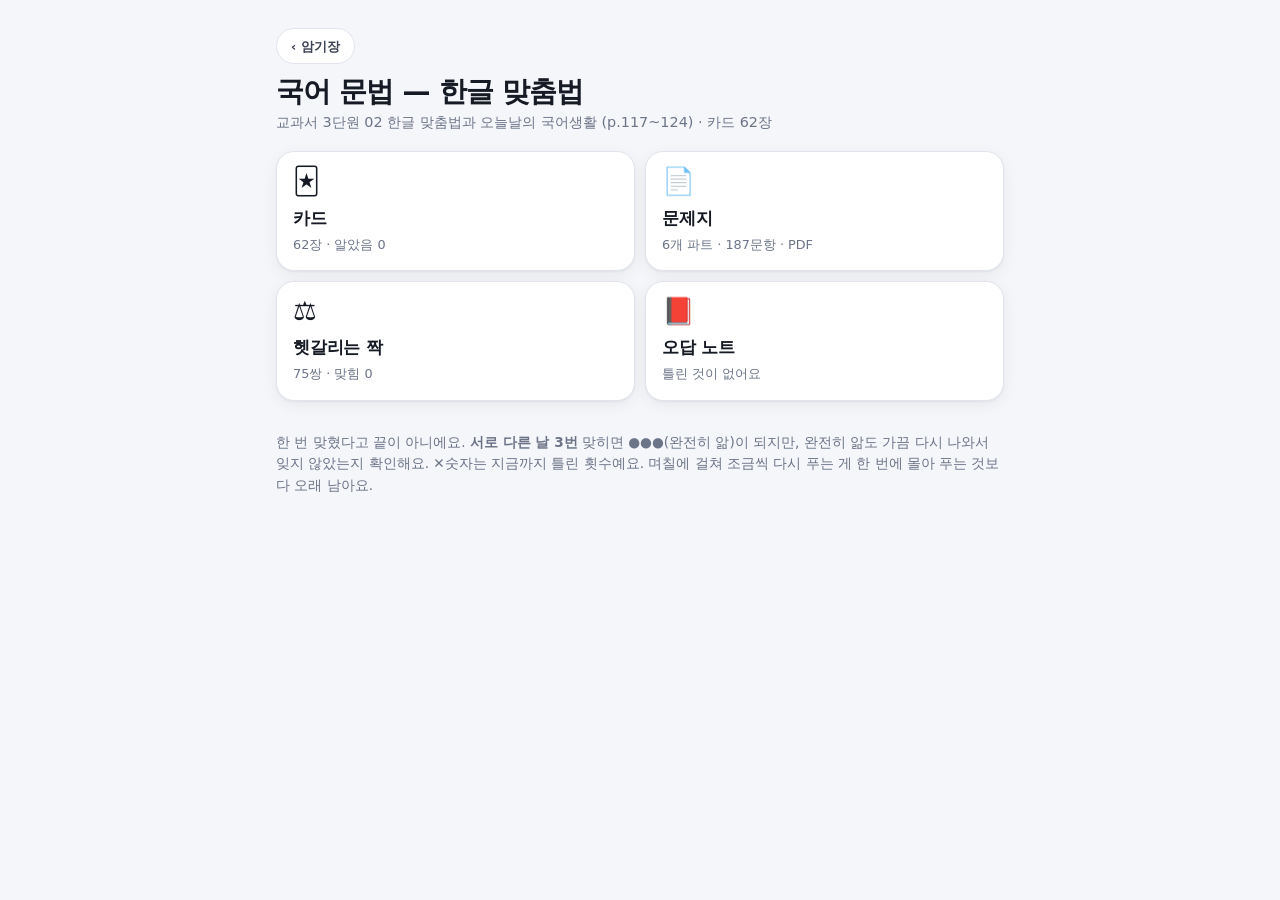
<file: korean-grammar.html>
<!DOCTYPE html>
<html lang="ko">
<head>
<meta charset="UTF-8">
<meta name="viewport" content="width=device-width, initial-scale=1, viewport-fit=cover">
<meta name="apple-mobile-web-app-capable" content="yes">
<meta name="apple-mobile-web-app-title" content="암기장">
<title>국어 문법 — 한글 맞춤법</title>
<!--
=====================================================================
  국어 문법 덱 — AI 수정 가이드
=====================================================================
  vocab.html(영어 단어장)과 같은 스타일·같은 카드 넘기기 동작으로 만든 페이지.
  카드 내용은 data/korean-grammar.json 에만 있다 (이 파일엔 데이터 없음).
    { "deck", "source", "sections":[{id,title}], "cards":[{id, section, front, back, explain?}] }
    back·explain 의 "\n" 은 줄바꿈으로 보인다.
  ⚠ 카드 id 를 바꾸면 그 카드의 기록이 초기화된다.

  문제지·짝 훈련 데이터는 data/grammar-sheets.json (tools/grammar_sheets.py 로 만든다. 직접 고치지 않는다)
    { sheets:[{id,title,sub,minutes,pdf,groups:[{name,level,time,note,items:[{id,n,type,q,choices?,box?,text?,answer,explain?,rule?}]}]}],
      pairs:[{id,part,s,options,answer,why,whyAnswer,explain}] }
  화면: 메뉴(홈) → #card 카드 / #sheets 문제지 목록 / #solve 앱에서 풀기 / #pairs 헷갈리는 짝 / #wrong 오답 노트
  문제지 A4 화면은 grammar-sheet.html, 미리 만든 PDF 는 pdf/grammar-<id>.pdf (node tools/build_grammar_pdf.js)

  저장 키: localStorage "korean-grammar_progress_v1"  (영어 단어장 기록과 분리)
     { s:{카드id: 1 몰랐음 | 3 알았음}, sec:[고른 섹션 id], order:"seq"|"shuffle",
       q:{문항·짝 id: 1 맞음 | 0 틀림}, best:{문제지 id: 최고 점수}, days:{id:[맞힌 날짜 최대 3개]},
       miss:{카드·문항·짝 id: 지금까지 틀린 횟수}, mode:"plain"(그냥 하기)|"miss"(많이 틀린 것부터) }
     완전히 앎(●●●)도 빼지 않는다: 카드·문제지는 그대로 다 나오고, 짝 12개 묶음에 완전히 앎이 없으면 2개를 섞어 넣는다(withRecheck).
     서로 다른 날 3번 맞히면 ●●● (완전히 앎).
=====================================================================
-->
<style>
/* Layout: one column notebook; index-card flashcard at center, source + passage chips on top, study sheets as ruled pages */
*{box-sizing:border-box}
[hidden]{display:none!important}
body{background:var(--paper);color:var(--ink);font-family:var(--sans);font-size:16px;line-height:1.55}
.wrap{max-width:760px;margin:0 auto;padding-block:20px 60px;padding-left:max(16px,env(safe-area-inset-left,0px));padding-right:max(16px,env(safe-area-inset-right,0px));display:flex;flex-direction:column;gap:18px}
h1{font-family:var(--serif);font-size:1.7rem;margin:0;text-wrap:balance;letter-spacing:-.01em}
.sub{color:var(--muted);font-size:.9rem;margin:2px 0 0}
button{font:inherit;color:inherit;cursor:pointer}
button:focus-visible,input:focus-visible{outline:3px solid var(--blue);outline-offset:2px}
.progress{display:flex;flex-direction:column;gap:8px}
.bar{display:flex;height:12px;border-radius:6px;overflow:hidden;background:var(--chip)}
.bar span{display:block;height:100%;transition:width .3s}
.legend{display:flex;flex-wrap:wrap;gap:6px 14px;font-size:.85rem;color:var(--muted);font-variant-numeric:tabular-nums}
.legend b{color:var(--ink)}
.dot{display:inline-block;width:9px;height:9px;border-radius:50%;margin-right:5px;vertical-align:1px}
.s3{background:var(--green)}.s2{background:var(--gold)}.s1{background:var(--red)}.s0{background:var(--line)}
.label{font-size:.75rem;letter-spacing:.08em;color:var(--muted);text-transform:uppercase;margin-bottom:6px}
.chips{display:flex;flex-wrap:wrap;gap:6px}
.chip{border:1px solid var(--line);background:var(--card);border-radius:999px;padding:7px 12px;font-size:.9rem;min-height:38px;font-variant-numeric:tabular-nums}
.chip[aria-pressed="true"]{background:var(--ink);color:var(--paper);border-color:var(--ink)}
.chip.alt[aria-pressed="true"]{background:var(--gold);border-color:var(--gold);color:#1b1b1b}
.chip.ok{border-color:var(--green)}
.filters{display:flex;flex-direction:column;gap:12px}
.count{font-size:.85rem;color:var(--muted)}
.tabs{display:grid;grid-template-columns:repeat(5,1fr);border-bottom:2px solid var(--ink);position:sticky;top:env(safe-area-inset-top,0px);background:var(--paper);z-index:5}
body::before{content:"";position:fixed;inset:0 0 auto;height:env(safe-area-inset-top,0px);z-index:10;background:var(--paper)}
.tab{border:0;background:none;padding:12px 2px;font-size:.95rem;color:var(--muted);border-bottom:4px solid transparent;margin-bottom:-2px;white-space:nowrap}
.tab[aria-selected="true"]{color:var(--ink);border-bottom-color:var(--red);font-weight:700}
.panel{display:flex;flex-direction:column;gap:14px}
/* 메뉴(홈) → 각 페이지 */
.menu{display:grid;grid-template-columns:repeat(2,1fr);gap:10px}
.mtile{display:flex;flex-direction:column;align-items:flex-start;gap:4px;text-align:left;background:var(--card);border:1px solid var(--line);border-radius:14px;padding:16px 14px;min-height:108px;box-shadow:var(--shadow);color:var(--ink);text-decoration:none;font:inherit;cursor:pointer}
.mtile:active{transform:scale(.98)}
.mtile .ic{font-size:1.6rem;line-height:1}
.mtile b{font-family:var(--serif);font-size:1.15rem}
.mtile small{color:var(--muted);font-size:.82rem;word-break:keep-all}
.pagebar{position:sticky;top:env(safe-area-inset-top,0px);z-index:5;background:var(--paper);display:flex;align-items:center;gap:10px;padding:8px 0 10px;border-bottom:2px solid var(--ink)}
.pagebar h2{font-family:var(--serif);font-size:1.3rem;margin:0;flex:none}
.pagebar .back{border:1px solid var(--line);background:var(--card);border-radius:999px;padding:8px 14px;min-height:40px;font-size:.95rem;flex:none}
.pagebar .pscope{margin-left:auto;font-size:.8rem;color:var(--muted);text-align:right;word-break:keep-all}
.row{display:flex;flex-wrap:wrap;gap:8px;align-items:center}
.seg{display:inline-flex;border:1px solid var(--line);border-radius:10px;overflow:hidden}
.seg button{border:0;background:var(--card);padding:9px 14px;min-height:42px}
.seg button[aria-pressed="true"]{background:var(--ink);color:var(--paper)}
/* index card */
.card{position:relative;background:var(--card);border-radius:6px;box-shadow:var(--shadow);min-height:260px;padding:28px 22px 22px 46px;
  background-image:repeating-linear-gradient(var(--card) 0 33px,var(--rule) 33px 34px);background-position:0 54px;
  display:flex;flex-direction:column;justify-content:center;align-items:center;text-align:center;gap:10px;cursor:pointer;user-select:none;border:0;width:100%}
.card::before{content:"";position:absolute;left:30px;top:0;bottom:0;width:2px;background:var(--red);opacity:.5}
.card .tag{position:absolute;top:10px;right:14px;font-family:var(--mono);font-size:.75rem;color:var(--muted)}
.card .front{font-family:var(--serif);font-size:clamp(1.6rem,6vw,2.4rem);font-weight:700;line-height:1.25;word-break:keep-all;overflow-wrap:anywhere}
.card .front.ko{font-family:var(--sans);font-weight:400;font-size:clamp(1.3rem,5vw,1.8rem)}
.card .back{font-size:1.3rem;color:var(--blue);word-break:keep-all}
.card .back.en{font-family:var(--serif);font-weight:700;font-size:1.6rem}
.card .hint{font-size:.85rem;color:var(--muted)}
.rate{display:grid;grid-template-columns:repeat(3,1fr);gap:8px}
.rate button{border:0;border-radius:12px;padding:14px 6px;min-height:56px;font-size:1.05rem;font-weight:700;color:#fff}
.r1{background:var(--red)}.r2{background:var(--gold);color:#1b1b1b!important}.r3{background:var(--green)}
.rate small{display:block;font-weight:400;font-size:.75rem;opacity:.85}
.btn{border:1px solid var(--ink);background:var(--ink);color:var(--paper);border-radius:12px;padding:12px 18px;min-height:50px;font-size:1rem;font-weight:700}
.btn.ghost{background:transparent;color:var(--ink);border-color:var(--line)}
.btn:disabled{opacity:.4;cursor:default}
.meta{display:flex;justify-content:space-between;font-size:.85rem;color:var(--muted);font-variant-numeric:tabular-nums}
.speak{border:1px solid var(--line);background:var(--card);border-radius:999px;width:40px;height:40px;display:inline-grid;place-items:center;font-size:1rem;flex:none}
/* quiz */
.q{background:var(--card);border-radius:10px;box-shadow:var(--shadow);padding:20px;display:flex;flex-direction:column;gap:14px}
.q .prompt{font-family:var(--serif);font-size:1.6rem;font-weight:700;text-align:center;word-break:keep-all}
.q .prompt.ko{font-family:var(--sans);font-weight:400;font-size:1.3rem}
.opts{display:grid;gap:8px}
.opt{text-align:left;border:1.5px solid var(--line);background:var(--card);border-radius:10px;padding:14px;min-height:54px;font-size:1.02rem;word-break:keep-all}
.opt.right{border-color:var(--green);background:color-mix(in srgb,var(--green) 14%,var(--card))}
.opt.wrong{border-color:var(--red);background:color-mix(in srgb,var(--red) 14%,var(--card))}
.fb{font-size:.95rem;min-height:1.4em;text-align:center}
.fb.ok{color:var(--green)}.fb.no{color:var(--red)}
input[type=text],input[type=search]{width:100%;font:inherit;font-size:1.15rem;padding:14px;border:1.5px solid var(--line);border-radius:10px;background:var(--card);color:var(--ink)}
.result{background:var(--card);border-radius:10px;box-shadow:var(--shadow);padding:20px;display:flex;flex-direction:column;gap:12px}
.score{font-family:var(--serif);font-size:2.4rem;font-weight:700;text-align:center;font-variant-numeric:tabular-nums}
.wlist{display:flex;flex-direction:column;border-top:1px solid var(--rule)}
.wlist div{display:flex;gap:10px;justify-content:space-between;padding:8px 0;border-bottom:1px solid var(--rule);font-size:.95rem}
.wlist b{font-family:var(--serif)}
/* list */
.group h3{font-family:var(--serif);font-size:1.1rem;margin:8px 0 4px;display:flex;gap:8px;align-items:baseline}
.group h3 span{font-family:var(--sans);font-size:.8rem;color:var(--muted);font-weight:400}
.item{display:grid;grid-template-columns:auto 1fr auto auto;gap:10px;align-items:center;padding:9px 0;border-bottom:1px solid var(--rule)}
.item .w{font-family:var(--serif);font-weight:700;font-size:1.05rem;overflow-wrap:anywhere;min-width:0}
.item .m{color:var(--muted);font-size:.92rem;word-break:keep-all;display:block;font-family:var(--sans);font-weight:400}
.hideM .item .m{color:transparent;background:var(--chip);border-radius:4px}
.hideM .item.peek .m{color:var(--muted);background:none}
.stat{border:0;background:none;width:30px;height:30px;display:grid;place-items:center;padding:0}
.stat .dot{width:14px;height:14px;margin:0}
.star{border:0;background:none;font-size:1.3rem;width:36px;height:36px;color:var(--line)}
.star.on{color:var(--gold)}
.empty{color:var(--muted);text-align:center;padding:30px 10px}
.tip{font-size:.85rem;color:var(--muted)}
/* study sheet */
.sheet{background:var(--card);border-radius:8px;box-shadow:var(--shadow);padding:22px 20px;display:flex;flex-direction:column;gap:20px;min-width:0}
.sheet h2{font-family:var(--serif);font-size:1.35rem;margin:0;line-height:1.35;text-wrap:balance;word-break:keep-all}
.kicker{font-family:var(--mono);font-size:.78rem;color:var(--muted);letter-spacing:.02em}
.sec{display:flex;flex-direction:column;gap:10px;min-width:0}
.sec > h4{margin:0;font-size:.8rem;letter-spacing:.08em;color:var(--red);font-weight:700;border-bottom:1px solid var(--rule);padding-bottom:6px}
.flow{list-style:none;margin:0;padding:0;display:flex;flex-direction:column;gap:0}
.flow li{display:grid;grid-template-columns:5.6em 1fr;gap:12px;padding:10px 0;border-bottom:1px dashed var(--rule);align-items:start}
.flow li:last-child{border-bottom:0}
.flow .tg{font-size:.8rem;font-weight:700;color:var(--blue);padding-top:2px;word-break:keep-all}
.flow .tx{word-break:keep-all;min-width:0}
.summary{word-break:keep-all;line-height:1.75;margin:0}
.sent{display:flex;flex-direction:column;gap:12px}
.sent div{border-left:3px solid var(--gold);padding-left:12px;min-width:0}
.sent .en{font-family:var(--serif);font-size:1.02rem;line-height:1.5;overflow-wrap:anywhere}
.sent .nt{font-size:.9rem;color:var(--muted);word-break:keep-all;margin-top:3px}
.notes{margin:0;padding-left:1.1em;display:flex;flex-direction:column;gap:6px}
.notes li{word-break:keep-all}
.notes li::marker{color:var(--red)}
.ansbox{display:flex;flex-direction:column;gap:6px;background:var(--hl);border-radius:8px;padding:12px 14px}
.ansbox b{font-size:1.05rem}
.ansbox p{margin:0;word-break:keep-all;font-size:.95rem}
.recall .rv:not(.shown){color:transparent!important;background:var(--chip);border-radius:4px;cursor:pointer;user-select:none}
.recall .rv:not(.shown) *{color:transparent!important;border-color:transparent!important}
.pnav{display:flex;justify-content:space-between;gap:8px}
.gp{border-top:1px solid var(--rule);padding-top:14px;display:flex;flex-direction:column;gap:8px}
.gp:first-of-type{border-top:0;padding-top:0}
.gp h5{margin:0;font-family:var(--serif);font-size:1.08rem}
.gp p{margin:0;word-break:keep-all}
@media (prefers-reduced-motion:reduce){*{transition:none!important}}
/* 아이폰 두 번 탭 확대 막기 */
html,body,button,a{touch-action:manipulation}
select,textarea,input{font-size:max(16px,1em)}

/* ===== 국어 문법 덱 전용 (vocab.html 스타일 위에 추가) ===== */
.card{min-height:280px;padding:30px 20px 24px 46px}
.card .front{font-family:var(--sans);font-weight:700;font-size:clamp(1.25rem,5.2vw,1.6rem);line-height:1.45}
.card .back{font-size:1.15rem;line-height:1.6;white-space:pre-line;text-align:left;align-self:stretch;border-top:1px dashed var(--line);padding-top:12px}
.card .explain{font-size:.88rem;color:var(--muted);white-space:pre-line;text-align:left;align-self:stretch;word-break:keep-all;line-height:1.55}
.card .sec{position:absolute;top:10px;left:46px;right:14px;text-align:left;font-size:.75rem;color:var(--muted);font-family:var(--sans)}
.card .tag{top:auto;bottom:10px}
/* 엄지로 누르기 쉬운 큰 평가 버튼 (알았음 / 몰랐음) */
.rate.two{grid-template-columns:1fr 1fr;gap:10px}
.rate.two button{min-height:72px;font-size:1.25rem;border-radius:16px}
.bigflip{width:100%;min-height:64px;font-size:1.15rem;border-radius:16px}
.result .btn{min-height:60px;font-size:1.1rem}
.wlist div{flex-direction:column;align-items:flex-start;gap:2px}
.wlist small{color:var(--muted);white-space:pre-line;word-break:keep-all}
.chips.secs{flex-wrap:nowrap;overflow-x:auto;-webkit-overflow-scrolling:touch;scrollbar-width:none;margin:0 -16px;padding:0 16px 4px}
.chips.secs::-webkit-scrollbar{display:none}
.chips.secs .chip{min-height:44px;flex:none;white-space:nowrap}
/* ===== 문제지 · 풀기 · 짝 훈련 · 오답 노트 ===== */
.slist{display:flex;flex-direction:column;gap:10px}
.srow{background:var(--card);border:1px solid var(--line);border-radius:14px;padding:14px;box-shadow:var(--shadow);display:flex;flex-direction:column;gap:8px}
.srow b{font-family:var(--serif);font-size:1.08rem;word-break:keep-all}
.srow small{color:var(--muted);font-size:.82rem}
.srow .row .btn{flex:1;min-height:52px;padding:10px 8px;font-size:.98rem;text-align:center;text-decoration:none;display:grid;place-items:center}
.q .qn{font-family:var(--mono);font-size:.78rem;color:var(--muted)}
.q .qt{font-size:1.12rem;line-height:1.6;white-space:pre-line;word-break:keep-all}
.q .qbox{border:1.5px solid var(--ink);border-radius:8px;padding:10px 12px;font-size:1rem;display:flex;flex-direction:column;gap:3px}
.q .letters{font-size:1.15rem;letter-spacing:.3em;line-height:2;word-break:break-all;background:var(--chip);border-radius:8px;padding:8px 12px}
.opts.two{grid-template-columns:1fr 1fr}
.opt{min-height:60px}
.opt.big{text-align:center;font-size:1.3rem;font-weight:700;min-height:72px}
.opt:disabled{opacity:1;cursor:default}
.model{background:var(--hl);border-radius:10px;padding:12px 14px;white-space:pre-line;word-break:keep-all;line-height:1.6}
.model small{display:block;color:var(--muted);margin-top:6px;font-size:.88rem}
.verdict{font-weight:700;font-size:1.05rem}
.verdict.ok{color:var(--green)}.verdict.no{color:var(--red)}
.days{letter-spacing:2px;font-size:.8rem;color:var(--line)}
.miss{display:inline-block;margin-left:4px;padding:0 6px;border-radius:999px;background:color-mix(in srgb,var(--red) 16%,transparent);color:var(--red);font-size:.75rem;font-weight:700;letter-spacing:0}
.mseg{display:flex;width:100%}
.mseg button{flex:1;min-height:46px;font-size:.95rem}
.recheck{font-size:.75rem;color:var(--green);font-weight:700;margin-left:4px}
.days b{color:var(--green);font-weight:400}
.wsec h3{font-family:var(--serif);font-size:1.05rem;margin:14px 0 4px;display:flex;gap:8px;align-items:baseline}
.wsec h3 span{font-family:var(--sans);font-size:.8rem;color:var(--muted);font-weight:400}
.wsec details{border-bottom:1px solid var(--rule);padding:10px 0}
.wsec summary{cursor:pointer;word-break:keep-all;white-space:pre-line}
.wsec summary small{color:var(--muted);font-family:var(--mono);font-size:.72rem;margin-right:6px}
.wsec .model{margin-top:8px}
.step{font-size:.8rem;letter-spacing:.06em;color:var(--red);font-weight:700}
u{text-underline-offset:3px}
</style>
<link rel="stylesheet" href="theme.css">
</head>
<body>
<div class="wrap">
  <header>
    <a class="backlink" href="index.html">‹ 암기장</a>
    <h1 id="deckTitle">국어 문법 — 한글 맞춤법</h1>
    <p class="sub" id="deckSource"></p>
  </header>

  <nav class="menu" id="home" aria-label="학습 메뉴">
    <a class="mtile" href="#card" data-t="card"><span class="ic">🃏</span><b>카드</b><small id="mCard">백지 테스트</small></a>
    <a class="mtile" href="#sheets" data-t="sheets"><span class="ic">📄</span><b>문제지</b><small id="mSheets">파트별 PDF · 앱에서 풀기</small></a>
    <a class="mtile" href="#pairs" data-t="pairs"><span class="ic">⚖️</span><b>헷갈리는 짝</b><small id="mPairs">섞어서 고르고 이유까지</small></a>
    <a class="mtile" href="#wrong" data-t="wrong"><span class="ic">📕</span><b>오답 노트</b><small id="mWrong">틀린 것만 모아 보기</small></a>
  </nav>
  <p class="tip" id="homeTip">한 번 맞혔다고 끝이 아니에요. <b>서로 다른 날 3번</b> 맞히면 ●●●(완전히 앎)이 되지만, 완전히 앎도 가끔 다시 나와서 잊지 않았는지 확인해요. ✕숫자는 지금까지 틀린 횟수예요. 며칠에 걸쳐 조금씩 다시 푸는 게 한 번에 몰아 푸는 것보다 오래 남아요.</p>

  <div class="pagebar" id="pagebar" hidden>
    <button class="back" id="backBtn" aria-label="메뉴로">‹ 메뉴</button>
    <h2 id="pageTitle"></h2>
    <span class="pscope" id="pageScope"></span>
  </div>

  <div class="panel" id="pg-card" hidden>
  <section class="progress" aria-label="암기 현황">
    <div class="bar" id="bar"><span class="s3"></span><span class="s1"></span></div>
    <div class="legend" id="legend"></div>
  </section>

  <section class="filters">
    <div>
      <div class="label">단원</div>
      <div class="chips secs" id="secChips"></div>
    </div>
    <div class="seg mseg" data-mode aria-label="푸는 순서">
      <button aria-pressed="true" data-v="plain">그냥 하기</button>
      <button aria-pressed="false" data-v="miss">많이 틀린 것부터</button>
    </div>
    <div class="row">
      <div class="seg" id="orderSeg">
        <button aria-pressed="true" data-v="seq">순서대로</button>
        <button aria-pressed="false" data-v="shuffle">섞기</button>
      </div>
      <button class="chip alt" id="fWrong" aria-pressed="false">몰랐던 것만</button>
    </div>
    <div class="count" id="count"></div>
  </section>

  <section class="panel" id="p-card">
    <div id="cardArea"></div>
    <p class="tip">백지 테스트: 앞면만 보고 머릿속으로 답한 뒤 카드를 눌러 확인하고, <b>알았음 / 몰랐음</b>을 고르세요. 한 바퀴가 끝나면 <b>오답만 다시</b>로 몰랐던 카드만 다시 돌릴 수 있어요. 🔊는 지금 보이는 면을 읽어 줘요.</p>
  </section>
  </div>

  <section class="panel" id="pg-sheets" hidden>
    <p class="tip">파트마다 문제지가 하나씩 있어요. <b>PDF 보기</b>로 꺼내서 종이·굿노트에 풀거나, <b>앱에서 풀기</b>로 한 문제씩 바로 채점할 수 있어요.</p>
    <div class="seg mseg" data-mode aria-label="푸는 순서">
      <button aria-pressed="true" data-v="plain">그냥 하기</button>
      <button aria-pressed="false" data-v="miss">많이 틀린 것부터</button>
    </div>
    <p class="tip" id="sheetModeTip" style="margin:0"></p>
    <div class="slist" id="sheetList"></div>
  </section>

  <section class="panel" id="pg-solve" hidden>
    <div id="solveArea"></div>
  </section>

  <section class="panel" id="pg-pairs" hidden>
    <div>
      <div class="label">범위 (여러 파트를 섞을수록 좋아요)</div>
      <div class="chips secs" id="pairChips"></div>
    </div>
    <div class="seg mseg" data-mode aria-label="푸는 순서">
      <button aria-pressed="true" data-v="plain">그냥 하기</button>
      <button aria-pressed="false" data-v="miss">많이 틀린 것부터</button>
    </div>
    <div id="pairArea"></div>
    <p class="tip">① 문장에 맞는 표기를 고르고 ② <b>왜 그런지</b> 규정까지 골라야 맞힌 거예요. 비슷한 것끼리 섞어서 구별하는 연습이 응용력을 키워 줘요.</p>
  </section>

  <section class="panel" id="pg-wrong" hidden>
    <div id="wrongArea"></div>
  </section>
</div>

<script>
/* ---------- storage (덱별 키: 영어 단어장 기록과 섞이지 않음) ---------- */
const KEY = "korean-grammar_progress_v1";
let store = { s: {}, sec: null, order: "seq", q: {}, best: {}, days: {} };   // q: 문항·짝 마지막 결과(1 맞음, 0 틀림) / best: 문제지 최고 점수 / days: 맞힌 날짜들
try { const v = JSON.parse(localStorage.getItem(KEY)); if (v && v.s) store = Object.assign(store, v); } catch (e) {}
function save() { try { localStorage.setItem(KEY, JSON.stringify(store)); } catch (e) {} }
store.q = store.q || {}; store.best = store.best || {}; store.days = store.days || {};
// miss: 지금까지 틀린 횟수 {id: n}. 예전 기록(마지막에 틀렸던 것)은 1번으로 옮겨 둔다.
if (!store.miss) { store.miss = {}; Object.entries(store.q).forEach(([k, v]) => { if (v === 0) store.miss[k] = 1; }); Object.entries(store.s).forEach(([k, v]) => { if (v === 1) store.miss[k] = 1; }); }
store.mode = store.mode === "miss" ? "miss" : "plain";   // plain 그냥 하기 / miss 많이 틀린 것부터
const st = c => store.s[c.id] || 0;   // 0 안 봄, 1 몰랐음, 3 알았음
// 서로 다른 날 3번 맞혀야 '완전히 앎' (한 번 맞혔다고 빼지 않는다)
const today = () => { const d = new Date(); return d.getFullYear() + "-" + String(d.getMonth() + 1).padStart(2, "0") + "-" + String(d.getDate()).padStart(2, "0"); };
function addDay(id) { const a = store.days[id] || []; if (!a.includes(today())) a.push(today()); store.days[id] = a.slice(-3); }
const nDays = id => Math.min(3, (store.days[id] || []).length);
const dots = id => `<span class="days" title="맞힌 날 수"><b>${"●".repeat(nDays(id))}</b>${"●".repeat(3 - nDays(id))}</span>`;
const miss = id => store.miss[id] || 0;
const missTag = id => miss(id) ? `<span class="miss" title="틀린 횟수">✕${miss(id)}</span>` : "";
const mastered = id => nDays(id) >= 3;
function addMiss(id) { store.miss[id] = miss(id) + 1; }
function record(id, ok) { store.q[id] = ok ? 1 : 0; if (ok) addDay(id); else addMiss(id); save(); }
// 많이 틀린 것부터: 틀린 횟수 많은 순 → 같으면 맞힌 날이 적은 순 → 같으면 원래 순서
const byMiss = list => list.map((x, i) => [x, i]).sort((a, b) => miss(b[0].id) - miss(a[0].id) || nDays(a[0].id) - nDays(b[0].id) || a[1] - b[1]).map(a => a[0]);
// 완전히 앎(●●●)도 빠지지 않게: 묶음에 완전히 앎이 하나도 없으면 k개를 골라 섞어 넣는다
function withRecheck(chosen, all, k) {
  const have = new Set(chosen.map(x => x.id)), m = shuffle(all.filter(x => mastered(x.id) && !have.has(x.id)));
  if (!m.length || chosen.some(x => mastered(x.id))) return chosen;
  const add = m.slice(0, k); return chosen.slice(0, Math.max(0, chosen.length - add.length)).concat(add);
}
const recheckTag = id => mastered(id) ? `<span class="recheck">다시 확인</span>` : "";
function setMode(v) {
  store.mode = v; save();
  document.querySelectorAll("[data-mode]").forEach(el => el.querySelectorAll("button").forEach(b => b.setAttribute("aria-pressed", b.dataset.v === v)));
}
document.querySelectorAll("[data-mode]").forEach(el => el.querySelectorAll("button").forEach(b => b.onclick = () => {
  setMode(b.dataset.v);
  if (tab === "card") startCards(); if (tab === "pairs") startPairs(); if (tab === "sheets") renderSheets();
}));

/* ---------- helpers (vocab.html 과 같음) ---------- */
const $ = id => document.getElementById(id);
const shuffle = a => { a = a.slice(); for (let i = a.length - 1; i > 0; i--) { const j = Math.floor(Math.random() * (i + 1)); [a[i], a[j]] = [a[j], a[i]]; } return a; };
const esc = s => String(s ?? "").replace(/[&<>"]/g, c => ({ "&": "&amp;", "<": "&lt;", ">": "&gt;", '"': "&quot;" }[c]));
const rich = s => esc(s).replace(/__(.+?)__/g, "<u>$1</u>");   // 문항 안의 __밑줄__
const CIRC = "①②③④⑤";
function speak(text) {
  try { const u = new SpeechSynthesisUtterance(String(text).replace(/\n/g, ". ")); u.lang = "ko-KR"; u.rate = 1; speechSynthesis.cancel(); speechSynthesis.speak(u); } catch (e) {}
}
function seg(id, onChange) {
  const el = $(id);
  el.querySelectorAll("button").forEach(b => b.onclick = () => {
    el.querySelectorAll("button").forEach(x => x.setAttribute("aria-pressed", x === b));
    onChange && onChange(b.dataset.v);
  });
  return () => el.querySelector('[aria-pressed="true"]').dataset.v;
}

/* ---------- data ---------- */
let DECK = { sections: [], cards: [] }, SECT = {};
let sel = new Set(), wrongOnly = false;

function pool() { return DECK.cards.filter(c => sel.has(c.section) && (!wrongOnly || st(c) === 1)); }

function renderChips() {
  const box = $("secChips"); box.innerHTML = "";
  const ids = DECK.sections.map(s => s.id), full = ids.every(i => sel.has(i));
  const all = document.createElement("button");
  all.className = "chip"; all.textContent = `전체 ${DECK.cards.length}`;
  all.setAttribute("aria-pressed", full);
  all.onclick = () => { sel = new Set(ids); filtersChanged(); };
  box.appendChild(all);
  DECK.sections.forEach(s => {
    const n = DECK.cards.filter(c => c.section === s.id).length;
    const b = document.createElement("button");
    b.className = "chip"; b.textContent = `${s.title} ${n}`;
    b.setAttribute("aria-pressed", sel.has(s.id) && !full);
    b.onclick = () => {
      if (full) sel = new Set([s.id]);
      else if (sel.has(s.id)) { sel.delete(s.id); if (!sel.size) sel = new Set(ids); }
      else sel.add(s.id);
      filtersChanged();
    };
    box.appendChild(b);
  });
  $("fWrong").setAttribute("aria-pressed", wrongOnly);
  $("count").textContent = `선택된 카드 ${pool().length}장 / 전체 ${DECK.cards.length}장`;
}
function renderProgress() {
  const list = DECK.cards.filter(c => sel.has(c.section));
  const c = [0, 0, 0, 0]; list.forEach(x => c[st(x)]++);
  const n = list.length || 1, sp = $("bar").children;
  sp[0].style.width = c[3] / n * 100 + "%"; sp[1].style.width = c[1] / n * 100 + "%";
  $("legend").innerHTML =
    `<span><i class="dot s3"></i>알았음 <b>${c[3]}</b></span><span><i class="dot s1"></i>몰랐음 <b>${c[1]}</b></span>` +
    `<span><i class="dot s0"></i>안 봄 <b>${c[0]}</b></span><span>완전히 앎(3일) <b>${list.filter(x => nDays(x.id) >= 3).length}</b></span>`;
}
function filtersChanged() { store.sec = [...sel]; save(); renderChips(); renderProgress(); startCards(); }
$("fWrong").onclick = () => { wrongOnly = !wrongOnly; filtersChanged(); };
const order = seg("orderSeg", v => { store.order = v; save(); if (DECK.cards.length) startCards(); });

/* ---------- 백지 테스트 ---------- */
let deck = [], flipped = false, total = 0, known = [], missed = [];
function startCards(list) {
  const base = list || pool();
  deck = order() === "shuffle" ? shuffle(base) : base.slice();
  if (store.mode === "miss" && !list) deck = byMiss(deck);
  total = deck.length; known = []; missed = []; flipped = false; drawCard();
}
function drawCard() {
  const area = $("cardArea");
  if (!total) { area.innerHTML = `<div class="empty">${wrongOnly ? "몰랐던 카드가 없어요 🎉" : "선택한 단원에 카드가 없어요."}</div>`; return; }
  if (!deck.length) {
    area.innerHTML = `<div class="result">
      <div class="score">${known.length} / ${total}</div>
      <p style="text-align:center;margin:0">알았음 ${known.length}장 · 몰랐음 ${missed.length}장</p>
      ${missed.length ? `<button class="btn" id="retryWrong">오답만 다시 (${missed.length}장)</button>` : `<p style="text-align:center;margin:0">이번 바퀴는 전부 알았어요 🎉</p>`}
      <button class="btn ghost" id="again">처음부터 다시</button>
      ${missed.length ? `<div class="wlist">${missed.map(c => `<div><b>${esc(c.front)}</b><small>${esc(c.back)}</small></div>`).join("")}</div>` : ""}
    </div>`;
    if ($("retryWrong")) $("retryWrong").onclick = () => startCards(missed.slice());
    $("again").onclick = () => startCards();
    return;
  }
  const c = deck[0], secT = SECT[c.section] || "";
  area.innerHTML = `
    <div class="meta" style="align-items:center"><span>남은 카드 ${deck.length}</span><span>알았음 ${known.length} · 몰랐음 ${missed.length} / ${total}</span><button class="speak" id="say" aria-label="읽어 주기">🔊</button></div>
    <button class="card" id="theCard" aria-label="카드 뒤집기">
      <span class="sec">${esc(secT)}</span>
      <span class="tag">${dots(c.id)}${missTag(c.id)}${recheckTag(c.id)} · <i class="dot s${st(c)}"></i></span>
      <div class="front">${esc(c.front)}</div>
      ${flipped ? `<div class="back">${esc(c.back)}</div>${c.explain ? `<div class="explain">💡 ${esc(c.explain)}</div>` : ""}` : `<div class="hint">머릿속으로 답한 뒤 눌러서 확인</div>`}
    </button>
    ${flipped ? `<div class="rate two">
      <button class="r1" data-r="1">몰랐음<small>오답에 모음</small></button>
      <button class="r3" data-r="3">알았음<small>다음 카드</small></button>
    </div>` : `<button class="btn bigflip" id="flipBtn">답 보기</button>`}`;
  const flip = () => { flipped = !flipped; drawCard(); };
  $("theCard").onclick = flip;
  if ($("flipBtn")) $("flipBtn").onclick = flip;
  $("say").onclick = () => speak(flipped ? c.back + (c.explain ? ". " + c.explain : "") : c.front);
  area.querySelectorAll(".rate button").forEach(b => b.onclick = () => rate(+b.dataset.r));
}
function rate(r) {
  const c = deck.shift(); store.s[c.id] = r; if (r === 3) addDay(c.id); else addMiss(c.id); save();
  (r === 3 ? known : missed).push(c);
  flipped = false; renderProgress(); drawCard(); window.scrollTo({ top: $("p-card").offsetTop - 10 });
}
document.addEventListener("keydown", e => {
  if (tab !== "card" || e.target.tagName === "INPUT") return;
  if (e.code === "Space") { e.preventDefault(); if (deck.length) { flipped = !flipped; drawCard(); } }
  if (flipped && (e.key === "1" || e.key === "3")) rate(+e.key);
});

/* ---------- 메뉴 ↔ 페이지 (vocab.html 과 같은 방식) ---------- */
const PAGES = { card: "카드", sheets: "문제지", solve: "문제 풀기", pairs: "헷갈리는 짝", wrong: "오답 노트" };
let tab = "home", fromHome = false;
function render(t) {
  if (t === "solve" && !run) { t = "sheets"; history.replaceState(null, "", "#sheets"); }   // 새로고침하면 풀던 문제는 사라지므로 목록으로
  if (!PAGES[t]) t = "home";
  tab = t;
  $("home").hidden = $("homeTip").hidden = t !== "home";
  $("pagebar").hidden = t === "home";
  document.querySelector(".wrap > header").hidden = t !== "home";   // 하위 화면에서는 큰 제목 대신 ‹ 메뉴 막대만 (단어장·모고와 같게)
  Object.keys(PAGES).forEach(k => $("pg-" + k).hidden = k !== t);
  if (t !== "home") { $("pageTitle").textContent = PAGES[t]; $("pageScope").textContent = ""; }
  if (t === "home") renderHome();
  if (t === "card") { renderChips(); renderProgress(); if (!deck.length && !known.length && !missed.length) startCards(); else drawCard(); }
  if (t === "sheets") renderSheets();
  if (t === "solve") drawSolve();
  if (t === "pairs") { renderPairChips(); if (!pq.length && !pDone) startPairs(); else drawPair(); }
  if (t === "wrong") renderWrong();
  window.scrollTo(0, 0);
}
function showTab(t) {
  if (tab === "home" && t !== "home") fromHome = true;
  if (location.hash.slice(1) !== (t === "home" ? "" : t)) history.pushState(null, "", t === "home" ? location.pathname : "#" + t);
  render(t);
}
const fromUrl = () => { const t = location.hash.slice(1); if (t !== tab && !(t === "" && tab === "home")) render(t); };
window.addEventListener("hashchange", fromUrl); window.addEventListener("popstate", fromUrl); window.addEventListener("pageshow", fromUrl);
document.querySelectorAll(".mtile[data-t]").forEach(a => a.addEventListener("click", e => { e.preventDefault(); showTab(a.dataset.t); }));
$("backBtn").onclick = () => {
  if (tab === "solve") { history.replaceState(null, "", "#sheets"); return render("sheets"); }
  history.replaceState(null, "", location.pathname); render("home");
};

/* ---------- 문제 데이터 ---------- */
let SHEETS = [], PAIRS = [], ITEM = {};
const PART = { basic: "기본 원리", art25: "제25항 -히/-이", art5: "제5항 된소리", art11: "제11항 두음 법칙·렬/률", art30: "제30항 사이시옷", spacing: "제41~43항 띄어쓰기", split: "띄어쓰기 구분" };
const CARD_PART = { basic: "basic", phon: "basic", art25: "art25", art5: "art5", art11: "art11", art30: "art30", art41: "spacing" };
const allItems = () => SHEETS.flatMap(s => s.groups.flatMap(g => g.items));
const wrongItems = () => allItems().filter(it => store.q[it.id] === 0);
const wrongPairs = () => PAIRS.filter(p => store.q[p.id] === 0);
const wrongCards = () => DECK.cards.filter(c => st(c) === 1);

function renderHome() {
  const its = allItems();
  $("mCard").textContent = `${DECK.cards.length}장 · 알았음 ${DECK.cards.filter(c => st(c) === 3).length}`;
  $("mSheets").textContent = `${SHEETS.length}개 파트 · ${its.length}문항 · PDF`;
  $("mPairs").textContent = `${PAIRS.length}쌍 · 맞힘 ${PAIRS.filter(p => store.q[p.id] === 1).length}`;
  const w = wrongItems().length + wrongPairs().length + wrongCards().length;
  $("mWrong").textContent = w ? `지금 ${w}개` : "틀린 것이 없어요";
}

/* ---------- 문제지 목록 ---------- */
function renderSheets() {
  $("sheetModeTip").textContent = store.mode === "miss" ? "앱에서 풀기를 누르면 그 파트에서 많이 틀린 문항부터 나와요. 안 틀린 문항과 완전히 앎(●●●)도 뒤에 이어서 다 나와요." : "앱에서 풀기를 누르면 문제지 순서대로 전부 나와요.";
  $("sheetList").innerHTML = SHEETS.map(s => {
    const its = s.groups.flatMap(g => g.items), done = its.filter(i => store.q[i.id] !== undefined).length;
    const ok = its.filter(i => store.q[i.id] === 1).length, m3 = its.filter(i => nDays(i.id) >= 3).length, mt = its.reduce((a, i) => a + miss(i.id), 0);
    return `<div class="srow">
      <b>${esc(s.title.replace("한글 맞춤법 — ", ""))}</b>
      <small>${esc(s.sub)}</small>
      <small>${s.count}문항 · ${s.minutes}분${store.best[s.id] !== undefined ? ` · 최고 ${store.best[s.id]} / ${s.count}` : ""}${done ? ` · 맞힘 ${ok} · 완전히 앎 ${m3}` : " · 아직 안 풂"}${mt ? ` · 틀림 누적 ${mt}번` : ""}</small>
      <div class="row">
        <a class="btn ghost" href="${esc(s.pdf)}" target="_blank" rel="noopener">PDF 보기</a>
        <a class="btn ghost" href="grammar-sheet.html?id=${esc(s.id)}">문제지 화면</a>
        <button class="btn" data-solve="${esc(s.id)}">앱에서 풀기</button>
      </div></div>`;
  }).join("");
  $("sheetList").querySelectorAll("[data-solve]").forEach(b => b.onclick = () => {
    const s = SHEETS.find(x => x.id === b.dataset.solve);
    const its = s.groups.flatMap(g => g.items);
    startSolve(store.mode === "miss" ? byMiss(its) : its, s.title.replace("한글 맞춤법 — ", "") + (store.mode === "miss" ? " · 많이 틀린 것부터" : ""), s.id);
  });
}

/* ---------- 앱에서 풀기 ---------- */
// run.queue: 남은 문항. 틀린 문항은 5문항 뒤에 한 번 더 나온다(점수는 첫 시도만 센다).
let run = null;
const normB = s => String(s).replace(/[\s'"‘’“”\[\]().,]/g, "");               // 빈칸: 띄어쓰기·기호 무시
const normW = s => String(s).trim().replace(/\s+/g, " ").replace(/[.]$/, "");     // 직접 쓰기·띄어쓰기: 공백이 곧 정답
function startSolve(items, title, sheetId) {
  run = { title, sheetId, queue: items.map(it => ({ it, first: true })), total: items.length, done: 0, score: 0, wrong: [], cur: null };
  showTab("solve");
}
function drawSolve() {
  const area = $("solveArea"); if (!run) return;
  $("pageTitle").textContent = "문제 풀기"; $("pageScope").textContent = run.title;
  if (!run.queue.length) {
    if (run.sheetId) { store.best[run.sheetId] = Math.max(store.best[run.sheetId] ?? 0, run.score); save(); }
    area.innerHTML = `<div class="result"><div class="score">${run.score} / ${run.total}</div>
      <p style="text-align:center;margin:0">${run.wrong.length ? `처음에 틀린 문항 ${run.wrong.length}개 — 오답 노트에 모았어요.` : "전부 맞혔어요 🎉"} 내일 한 번 더 풀면 ●이 하나 더 채워져요.</p>
      ${run.wrong.length ? `<button class="btn" id="svRetry">틀린 것만 다시 (${run.wrong.length}문항)</button>` : ""}
      <button class="btn ghost" id="svList">문제지 목록으로</button>
      ${run.wrong.length ? `<div class="wlist">${run.wrong.map(it => `<div><b>${it.n}. ${rich(it.q)}</b><small>${esc(ansText(it))}</small></div>`).join("")}</div>` : ""}</div>`;
    const w = run.wrong.slice(), t = run.title;
    if ($("svRetry")) $("svRetry").onclick = () => { startSolve(w, t + " · 오답"); };
    $("svList").onclick = () => { run = null; history.replaceState(null, "", "#sheets"); render("sheets"); };
    return;
  }
  const cur = run.queue[0], it = cur.it; run.cur = null;
  let body = "";
  if (it.box) body += `<div class="qbox">${it.box.map(l => `<span>${rich(l)}</span>`).join("")}</div>`;
  if (it.type === "space") body += `<div class="letters">${esc(it.text)}</div>`;
  if (it.type === "ox") body += `<div class="opts two"><button class="opt big" data-a="O">O</button><button class="opt big" data-a="X">X</button></div>`;
  if (it.type === "pick") body += `<div class="opts">${it.choices.map(c => `<button class="opt" data-a="${esc(c)}">${esc(c)}</button>`).join("")}</div>`;
  if (it.type === "mc") body += `<div class="opts">${it.choices.map((c, i) => `<button class="opt" data-a="${i + 1}">${CIRC[i]} ${rich(c)}</button>`).join("")}</div>`;
  if (["blank", "write", "space"].includes(it.type)) body += `<input type="text" id="svIn" autocomplete="off" autocorrect="off" autocapitalize="off" spellcheck="false" placeholder="${it.type === "blank" ? "빈칸에 들어갈 말" : "띄어쓰기까지 정확하게 쓰기"}"><button class="btn bigflip" id="svCheck">채점</button>`;
  if (it.type === "essay") body += `<p class="tip" style="margin:0">종이에 쓰거나 머릿속으로 답을 완성한 뒤 모범 답과 비교하세요.</p><button class="btn bigflip" id="svShow">모범 답 보기</button>`;
  area.innerHTML = `<div class="meta"><span>${run.done + 1} / ${run.total}${cur.first ? "" : " · 다시 풀기"}</span><span>맞힘 ${run.score}</span></div>
    <div class="q"><span class="qn">${esc(PART[it.id.replace(/-\d+$/, "")] || "")} ${it.n}번 · ${dots(it.id)}${missTag(it.id)}${recheckTag(it.id)}</span><div class="qt">${rich(it.q)}</div>${body}<div id="svFb"></div></div>`;
  area.querySelectorAll(".opt").forEach(b => b.onclick = () => {
    const ok = String(it.answer) === b.dataset.a;
    area.querySelectorAll(".opt").forEach(x => { x.disabled = true; if (x.dataset.a === String(it.answer)) x.classList.add("right"); });
    if (!ok) b.classList.add("wrong");
    judged(ok);
  });
  if ($("svCheck")) {
    const go = () => { const v = $("svIn").value; if (!v.trim()) return $("svIn").focus();
      const ok = it.type === "blank" ? it.answer.split("|").some(a => normB(a) === normB(v)) : normW(v) === normW(it.answer);
      $("svIn").disabled = true; $("svCheck").remove(); judged(ok, v); };
    $("svCheck").onclick = go; $("svIn").onkeydown = e => { if (e.key === "Enter") go(); };
  }
  if ($("svShow")) $("svShow").onclick = () => { $("svShow").remove();
    $("svFb").innerHTML = modelHtml(it) + `<div class="rate two"><button class="r1" data-r="0">틀림<small>빠진 내용이 있다</small></button><button class="r3" data-r="1">맞음<small>핵심이 다 들어갔다</small></button></div>`;
    $("svFb").querySelectorAll(".rate button").forEach(b => b.onclick = () => { finish(b.dataset.r === "1"); next(); }); };
}
const ansText = it => (it.type === "mc" ? CIRC[it.answer - 1] + " " + it.choices[it.answer - 1].replace(/__/g, "") : it.answer) + (it.explain ? "\n" + it.explain : "");
const modelHtml = it => `<div class="model"><b>${it.type === "essay" ? "모범 답" : "정답"}</b>\n${esc(it.type === "mc" ? CIRC[it.answer - 1] + " " + it.choices[it.answer - 1].replace(/__/g, "") : it.answer)}${it.explain ? `<small>💡 ${esc(it.explain)}</small>` : ""}${it.rule ? `<small>관련: ${esc(it.rule)}</small>` : ""}</div>`;
function finish(ok) {
  const cur = run.queue.shift(), it = cur.it;
  if (cur.first) { run.done++; record(it.id, ok); if (ok) run.score++; else { run.wrong.push(it); run.queue.splice(Math.min(5, run.queue.length), 0, { it, first: false }); } }
  else if (!ok) { addMiss(it.id); save(); run.queue.splice(Math.min(5, run.queue.length), 0, { it, first: false }); }
}
function judged(ok, typed) {
  const it = run.queue[0].it;
  $("svFb").innerHTML = `<div class="verdict ${ok ? "ok" : "no"}">${ok ? "○ 맞았어요" : "✕ 틀렸어요" + (typed !== undefined ? ` — 내가 쓴 답: ${esc(typed)}` : "")}</div>${modelHtml(it)}<button class="btn bigflip" id="svNext">다음</button>`;
  finish(ok); $("svNext").onclick = next; $("svNext").scrollIntoView({ block: "nearest" });
}
function next() { drawSolve(); window.scrollTo({ top: 0 }); }

/* ---------- 헷갈리는 짝 (섞어서 고르기 → 이유 고르기) ---------- */
let pSel = new Set(), pq = [], pDone = 0, pTotal = 0, pScore = 0, pStep = 0, pOk1 = false, pWhy = [];
function renderPairChips() {
  const box = $("pairChips"), parts = [...new Set(PAIRS.map(p => p.part))], full = parts.every(x => pSel.has(x));
  box.innerHTML = `<button class="chip" aria-pressed="${full}" data-p="*">전체 섞기 ${PAIRS.length}</button>` +
    parts.map(x => `<button class="chip" aria-pressed="${pSel.has(x) && !full}" data-p="${x}">${esc(PART[x])} ${PAIRS.filter(p => p.part === x).length}</button>`).join("");
  box.querySelectorAll(".chip").forEach(b => b.onclick = () => {
    const x = b.dataset.p;
    if (x === "*") pSel = new Set(parts); else if (full) pSel = new Set([x]); else { pSel.has(x) ? pSel.delete(x) : pSel.add(x); if (!pSel.size) pSel = new Set(parts); }
    renderPairChips(); startPairs();
  });
}
function startPairs(list) {
  // 그냥 하기: 고른 범위에서 아무거나 12개 / 많이 틀린 것부터: 틀린 횟수 많은 순 12개
  // 어느 쪽이든 완전히 앎(●●●)이 하나도 안 끼면 2개를 섞어 넣어 다시 확인한다
  const all = PAIRS.filter(p => pSel.has(p.part));
  let base = list;
  if (!base) { base = (store.mode === "miss" ? byMiss(shuffle(all)) : shuffle(all)).slice(0, 12); base = withRecheck(base, all, 2); }
  pq = shuffle(base); pTotal = pq.length; pDone = 0; pScore = 0; pStep = 0; pMiss = []; drawPair();
}
let pMiss = [];
const fillS = (p, o) => esc(p.s).replace("___", `<u>${esc(o).replace(/^ /, "∨")}</u>`);
function drawPair() {
  const area = $("pairArea");
  if (!pTotal) { area.innerHTML = `<div class="empty">이 범위에는 짝이 없어요.</div>`; return; }
  if (!pq.length) {
    area.innerHTML = `<div class="result"><div class="score">${pScore} / ${pTotal}</div>
      <p style="text-align:center;margin:0">표기와 이유를 둘 다 맞혀야 1점이에요.</p>
      ${pMiss.length ? `<button class="btn" id="pRetry">틀린 짝만 다시 (${pMiss.length})</button>` : ""}<button class="btn ghost" id="pAgain">새로 12개</button>
      ${pMiss.length ? `<div class="wlist">${pMiss.map(p => `<div><b>${fillS(p, p.answer)}</b><small>${esc(p.why[p.whyAnswer - 1])}</small></div>`).join("")}</div>` : ""}</div>`;
    if ($("pRetry")) $("pRetry").onclick = () => startPairs(pMiss.slice());
    $("pAgain").onclick = () => startPairs(); return;
  }
  const p = pq[0];
  if (pStep === 0) {
    const opts = shuffle(p.options);
    area.innerHTML = `<div class="meta"><span>${pDone + 1} / ${pTotal}</span><span>맞힘 ${pScore}</span></div>
      <div class="q"><span class="step">① 알맞은 표기 고르기 · ${dots(p.id)}${missTag(p.id)}${recheckTag(p.id)}</span><div class="qt">${esc(p.s).replace("___", "<u>　　　</u>")}</div>
      <div class="opts">${opts.map(o => `<button class="opt" data-o="${esc(o)}">${fillS(p, o)}</button>`).join("")}</div><p class="tip" style="margin:0">∨ = 띄어 쓰는 자리</p></div>`;
    area.querySelectorAll(".opt").forEach(b => b.onclick = () => { pOk1 = b.dataset.o === p.answer; pStep = 1; pWhy = shuffle(p.why.map((w, i) => ({ w, i: i + 1 }))); drawPair(); });
  } else {
    area.innerHTML = `<div class="meta"><span>${pDone + 1} / ${pTotal}</span><span>맞힘 ${pScore}</span></div>
      <div class="q"><div class="verdict ${pOk1 ? "ok" : "no"}">${pOk1 ? "○" : "✕"} 바른 표기: ${fillS(p, p.answer)}</div>
      <span class="step">② 왜 그럴까? 규정 고르기</span>
      <div class="opts">${pWhy.map(x => `<button class="opt" data-i="${x.i}">${esc(x.w)}</button>`).join("")}</div><div id="pFb"></div></div>`;
    area.querySelectorAll(".opt").forEach(b => b.onclick = () => {
      const ok2 = +b.dataset.i === p.whyAnswer, ok = pOk1 && ok2;
      area.querySelectorAll(".opt").forEach(x => { x.disabled = true; if (+x.dataset.i === p.whyAnswer) x.classList.add("right"); });
      if (!ok2) b.classList.add("wrong");
      record(p.id, ok); pq.shift(); pDone++; if (ok) pScore++; else pMiss.push(p); pStep = 0;
      $("pFb").innerHTML = `<div class="model">${esc(p.explain)}</div><button class="btn bigflip" id="pNext">다음</button>`;
      $("pNext").onclick = () => { drawPair(); window.scrollTo({ top: 0 }); }; $("pNext").scrollIntoView({ block: "nearest" });
    });
  }
}

/* ---------- 오답 노트 ---------- */
function renderWrong() {
  const its = byMiss(wrongItems()), prs = byMiss(wrongPairs()), cds = byMiss(wrongCards()), n = its.length + prs.length + cds.length;
  $("pageScope").textContent = n ? `${n}개` : "";
  if (!n) { $("wrongArea").innerHTML = `<div class="empty">지금은 틀린 것이 없어요 🎉<br>문제지나 짝 훈련에서 틀리면 여기에 모여요. 다시 풀어서 맞히면 빠져요.</div>`; return; }
  let html = `<div class="row">
    ${its.length ? `<button class="btn" id="wSolve">틀린 문제 다시 풀기 (${its.length})</button><a class="btn ghost" id="wPrint" href="grammar-sheet.html?ids=${its.map(i => i.id).join(",")}">오답만 문제지로 · 인쇄</a>` : ""}
    ${prs.length ? `<button class="btn ghost" id="wPairs">틀린 짝 다시 (${prs.length})</button>` : ""}
    ${cds.length ? `<button class="btn ghost" id="wCards">몰랐던 카드 다시 (${cds.length})</button>` : ""}</div>
    <p class="tip" style="margin:0">많이 틀린 것부터 보여요(✕ = 틀린 횟수). 문항을 누르면 정답과 해설이 펼쳐지고, 다시 풀어서 맞히면 오답 노트에서 빠져요(틀린 횟수는 남아요).</p>`;
  Object.keys(PART).forEach(part => {
    const a = its.filter(i => i.id.startsWith(part + "-")), b = prs.filter(p => p.part === part), c = cds.filter(x => CARD_PART[x.section] === part);
    if (!a.length && !b.length && !c.length) return;
    html += `<div class="wsec"><h3>${esc(PART[part])} <span>${a.length + b.length + c.length}개</span></h3>` +
      a.map(it => `<details><summary><small>문제 ${it.n}${it.rule ? " · " + esc(it.rule) : ""}</small>${missTag(it.id)} ${rich(it.q)}${it.type === "space" ? " — " + esc(it.text) : ""}</summary>${it.box ? `<div class="model">${it.box.map(rich).join("\n")}</div>` : ""}${modelHtml(it)}</details>`).join("") +
      b.map(p => `<details><summary><small>짝</small>${missTag(p.id)} ${esc(p.s).replace("___", "( " + p.options.map(o => esc(o).replace(/^ /, "∨")).join(" / ") + " )")}</summary><div class="model"><b>${fillS(p, p.answer)}</b>\n${esc(p.why[p.whyAnswer - 1])}<small>💡 ${esc(p.explain)}</small></div></details>`).join("") +
      c.map(x => `<details><summary><small>카드</small>${missTag(x.id)} ${esc(x.front)}</summary><div class="model">${esc(x.back)}${x.explain ? `<small>💡 ${esc(x.explain)}</small>` : ""}</div></details>`).join("") + `</div>`;
  });
  const rest = cds.filter(x => !CARD_PART[x.section]);
  if (rest.length) html += `<div class="wsec"><h3>원리 확인 문제 카드 <span>${rest.length}개</span></h3>` + rest.map(x => `<details><summary><small>카드</small>${missTag(x.id)} ${esc(x.front)}</summary><div class="model">${esc(x.back)}${x.explain ? `<small>💡 ${esc(x.explain)}</small>` : ""}</div></details>`).join("") + `</div>`;
  $("wrongArea").innerHTML = html;
  if ($("wSolve")) $("wSolve").onclick = () => startSolve(its, "오답 다시 풀기");
  if ($("wPairs")) $("wPairs").onclick = () => { showTab("pairs"); startPairs(prs); };
  if ($("wCards")) $("wCards").onclick = () => { wrongOnly = true; sel = new Set(DECK.sections.map(s => s.id)); showTab("card"); filtersChanged(); };
}

/* ---------- 시작 ---------- */
Promise.all([fetch("data/korean-grammar.json", { cache: "no-cache" }).then(r => r.json()), fetch("data/grammar-sheets.json", { cache: "no-cache" }).then(r => r.json())]).then(([d, g]) => {
  SHEETS = g.sheets; PAIRS = g.pairs; pSel = new Set(PAIRS.map(p => p.part));
  DECK = d; SECT = Object.fromEntries(d.sections.map(s => [s.id, s.title]));
  $("deckTitle").textContent = d.deck; $("deckSource").textContent = d.source + ` · 카드 ${d.cards.length}장`;
  const ids = d.sections.map(s => s.id);
  sel = new Set((store.sec || []).filter(i => ids.includes(i))); if (!sel.size) sel = new Set(ids);
  if (store.order === "shuffle") $("orderSeg").querySelector('[data-v="shuffle"]').click();
  setMode(store.mode);
  renderChips(); renderProgress(); render(location.hash.slice(1));
}).catch(e => { $("home").insertAdjacentHTML("afterend", `<div class="empty">데이터를 불러오지 못했어요. (${esc(e)})</div>`); $("cardArea").innerHTML = `<div class="empty">카드 데이터를 불러오지 못했어요. (${esc(e)})</div>`; });
if ('serviceWorker' in navigator) navigator.serviceWorker.register('sw.js').catch(() => {});
</script>
</body>
</html>
</file>
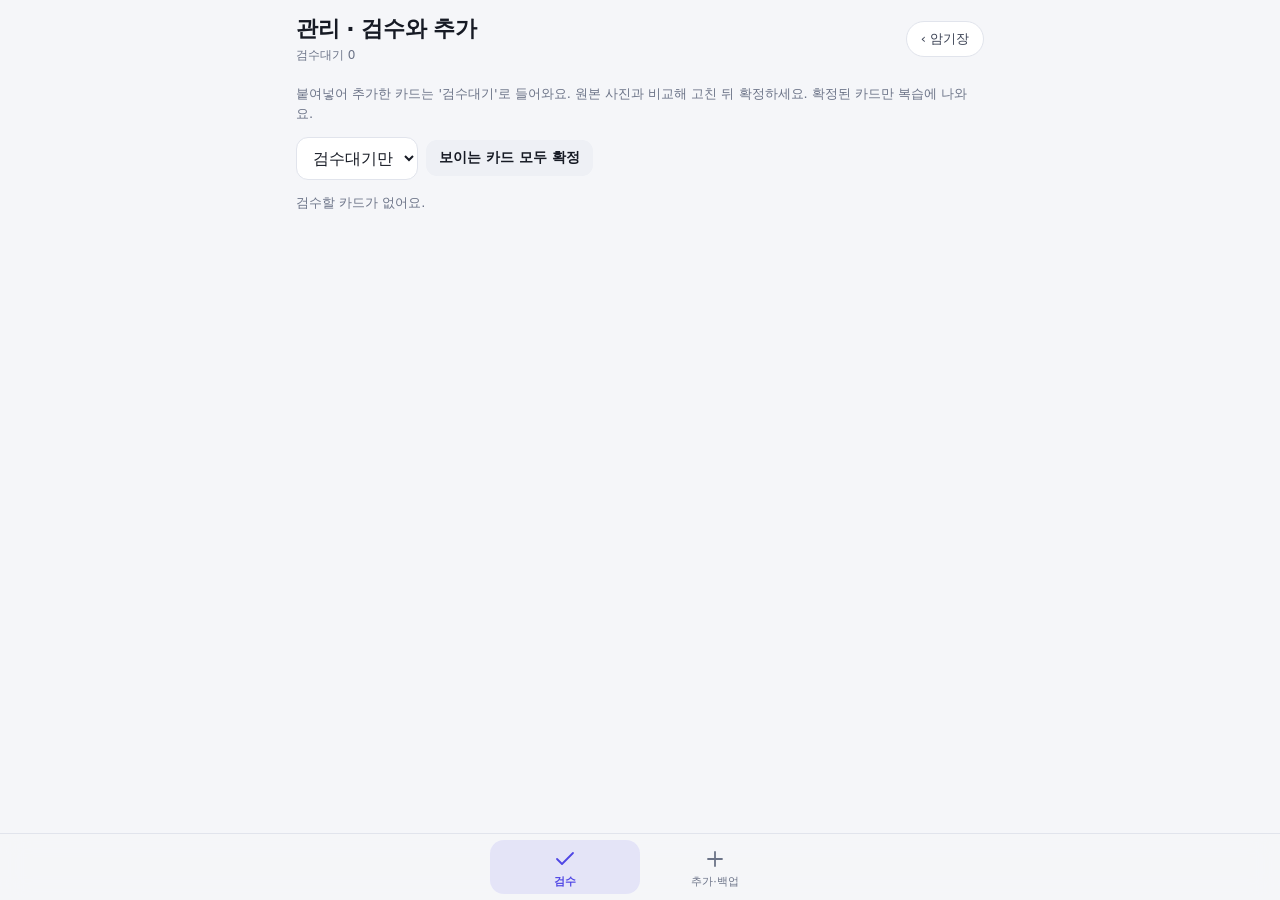
<file: manage.html>
<!DOCTYPE html>
<html lang="ko">
<head>
<meta charset="UTF-8">
<meta name="robots" content="noindex">
<title>암기장 관리</title>
<!-- 검수 · 추가 · 백업 화면. 암기장 본 화면에는 링크가 없고 이 주소로만 들어온다. -->
<meta http-equiv="refresh" content="0; url=index.html?manage">
<script>location.replace('index.html?manage');</script>
</head>
<body><a href="index.html?manage">관리 화면 열기</a></body>
</html>
</file>
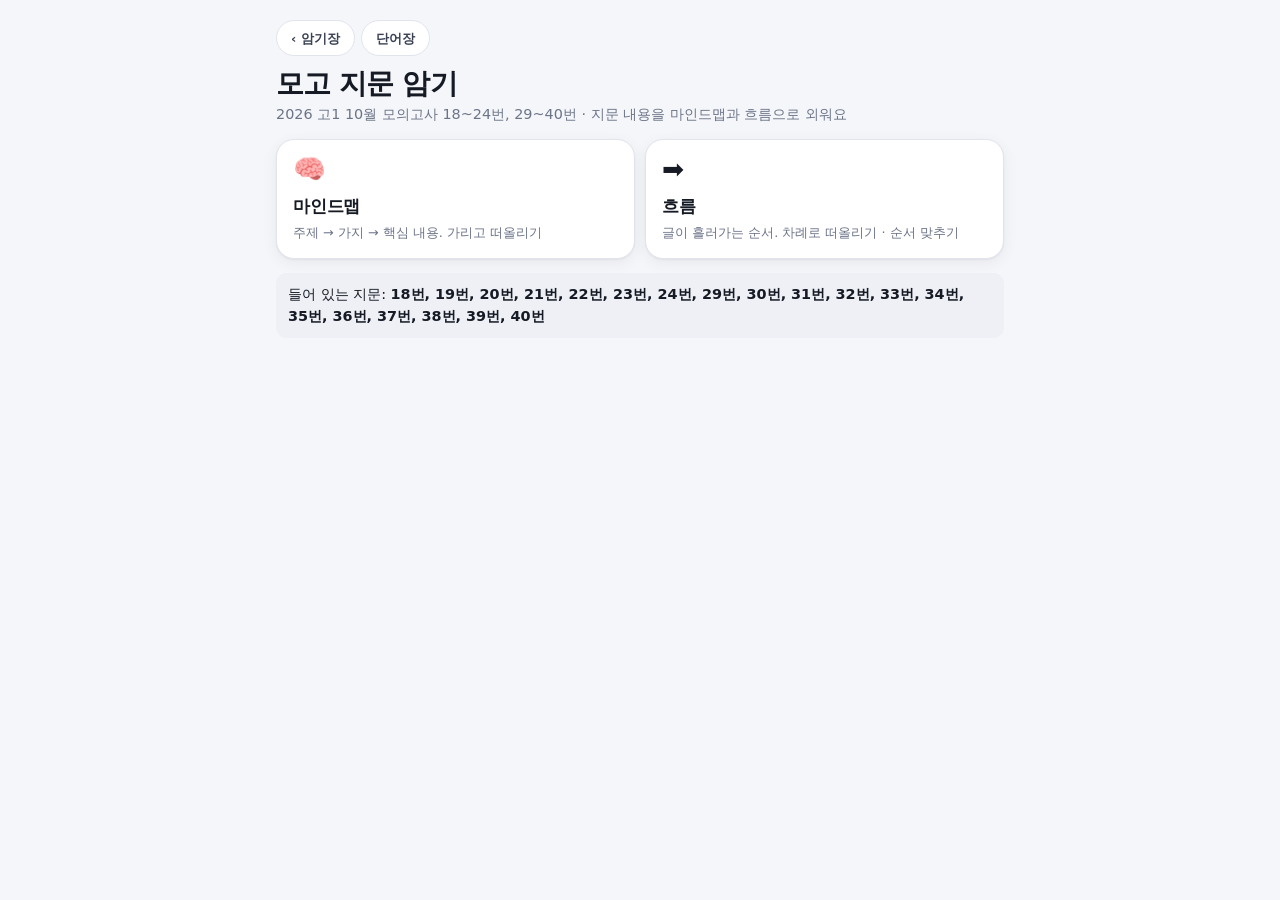
<file: mogo.html>
<!DOCTYPE html>
<html lang="ko">
<head>
<meta charset="UTF-8">
<meta name="viewport" content="width=device-width, initial-scale=1, viewport-fit=cover">
<meta name="apple-mobile-web-app-capable" content="yes">
<meta name="apple-mobile-web-app-title" content="암기장">
<title>모고 지문 암기 · 마인드맵과 흐름</title>
<link rel="manifest" href="manifest.json">
<link rel="icon" href="icon.svg" type="image/svg+xml">
<!--
=====================================================================
  모고 지문 암기 (마인드맵 · 흐름) — AI 수정 가이드
=====================================================================
  한 파일짜리 페이지. 그림은 mindmap.js + mindmap.css 부품을 쓴다(색은 아래 .mm 변수).
  내용은 아래 <script type="application/json" id="mogo-data"> 의 JSON 배열. 직접 고치지 말고
  tools/mogo_oct26.py 의 P(...) 목록을 고친 뒤 `python3 tools/mogo_oct26.py` 로 다시 채운다.
  지문 하나 = 객체 하나:
  { "id":"20",                    ← 지문 번호 (단어장 @모고 #번호와 같게). 바꾸면 그 지문의 기록이 사라짐
    "label":"20번",               ← (선택) 칩에 보일 이름. 없으면 "id번"
    "type":"필자의 주장", "topic":"한 줄 주제", "answer":"③",
    "map": { "center":"가운데 주제",
             "branches":[ { "label":"가지 이름",
                            "items":[ {"ko":"핵심 내용", "en":"지문 속 핵심 표현"} ] } ] },   ← 가지 3~5개, 잎 2~4개
    "flow":[ {"tag":"도입", "ko":"이 단계 내용 한 줄", "en":"그 단계의 신호 표현"} ],          ← 글이 흘러가는 순서대로 4~6단계
    "summary":"한국어 요약",
    "note":"풀이 메모(어법·어휘 정답 이유, 순서·삽입 단서)" }   ← (선택) '전체 보기'에서만 보임
  - 지문 원문 전체를 옮기지 않는다. 내 말로 정리한 구조 + 짧은 핵심 표현(en)만.
  - en 은 시험지 원문에 실제로 있는 표현만. 가능하면 단어장에 있는 표현을 쓴다.
  - "sample": true 인 지문은 모양 확인용 예시다. 모고 지문을 넣으면 지운다.
  저장 키: localStorage "mogo_oct26_study_v1"
     { miss:{지문id:[노드키]}, done:{"지문id:map"|"지문id:flow":true}, best:{지문id:틀린 횟수}, cur, mapMode, flowMode, hint }
=====================================================================
-->
<link rel="stylesheet" href="mindmap.css">
<style>
*{box-sizing:border-box}
[hidden]{display:none!important}
html,body,button,a{touch-action:manipulation;-webkit-tap-highlight-color:transparent}
body{margin:0;background:var(--paper);color:var(--ink);font-family:var(--sans);font-size:16px;line-height:1.55}
body::before{content:"";position:fixed;inset:0 0 auto;height:env(safe-area-inset-top,0px);z-index:10;background:var(--paper)}
.wrap{max-width:760px;margin:0 auto;padding-block:20px 60px;padding-left:max(16px,env(safe-area-inset-left,0px));padding-right:max(16px,env(safe-area-inset-right,0px));display:flex;flex-direction:column;gap:16px}
h1{font-family:var(--serif);font-size:1.7rem;margin:0;letter-spacing:-.01em}
.sub{color:var(--muted);font-size:.9rem;margin:2px 0 0}
button{font:inherit;color:inherit;cursor:pointer}
button:focus-visible,a:focus-visible{outline:3px solid var(--blue);outline-offset:2px}
.panel{display:flex;flex-direction:column;gap:14px}
.menu{display:grid;grid-template-columns:repeat(2,1fr);gap:10px}
.mtile{display:flex;flex-direction:column;align-items:flex-start;gap:4px;text-align:left;background:var(--card);border:1px solid var(--line);border-radius:14px;padding:16px 14px;min-height:118px;box-shadow:var(--shadow);color:var(--ink);text-decoration:none}
.mtile:active{transform:scale(.98)}
.mtile .ic{font-size:1.6rem;line-height:1}
.mtile b{font-family:var(--serif);font-size:1.15rem}
.mtile small{color:var(--muted);font-size:.82rem;word-break:keep-all}
.pagebar{position:sticky;top:env(safe-area-inset-top,0px);z-index:5;background:var(--paper);display:flex;align-items:center;gap:10px;padding:8px 0 10px;border-bottom:2px solid var(--ink)}
.pagebar h2{font-family:var(--serif);font-size:1.3rem;margin:0;flex:none}
.pagebar .back{border:1px solid var(--line);background:var(--card);border-radius:999px;padding:8px 14px;min-height:40px;font-size:.95rem;flex:none}
.pagebar .pscope{margin-left:auto;font-size:.8rem;color:var(--muted);text-align:right;word-break:keep-all}
.label{font-size:.75rem;letter-spacing:.08em;color:var(--muted);margin-bottom:6px}
.chips{display:flex;flex-wrap:wrap;gap:6px}
.chip{border:1px solid var(--line);background:var(--card);border-radius:999px;padding:7px 12px;font-size:.9rem;min-height:38px;font-variant-numeric:tabular-nums}
.chip[aria-pressed="true"]{background:var(--ink);color:var(--paper);border-color:var(--ink)}
.chip.alt[aria-pressed="true"]{background:var(--gold);border-color:var(--gold);color:#1b1b1b}
.chip.ok{border-color:var(--green)}
#chips{flex-wrap:nowrap;overflow-x:auto;padding-bottom:6px;scrollbar-width:none;-webkit-overflow-scrolling:touch}
#chips::-webkit-scrollbar{display:none}
#chips .chip{flex:none;white-space:nowrap}
.row{display:flex;flex-wrap:wrap;gap:8px;align-items:center}
.seg{display:inline-flex;border:1px solid var(--line);border-radius:10px;overflow:hidden;max-width:100%}
.seg button{border:0;background:var(--card);padding:9px 12px;min-height:42px;font-size:.92rem;white-space:nowrap}
.seg button[aria-pressed="true"]{background:var(--ink);color:var(--paper)}
.btn{border:1px solid var(--ink);background:var(--ink);color:var(--paper);border-radius:12px;padding:10px 16px;min-height:46px;font-size:.95rem;font-weight:700}
.btn.ghost{background:transparent;color:var(--ink);border-color:var(--line)}
.btn.sm{min-height:38px;padding:6px 12px;font-size:.88rem}
.tip{font-size:.85rem;color:var(--muted);margin:0;word-break:keep-all}
.empty{color:var(--muted);text-align:center;padding:30px 10px}
.kicker{font-family:var(--mono);font-size:.78rem;color:var(--muted)}
.head h3{font-family:var(--serif);font-size:1.25rem;margin:2px 0 0;line-height:1.35;word-break:keep-all}
.stat{font-size:.85rem;color:var(--muted);margin-right:auto;font-variant-numeric:tabular-nums}
.stat b{color:var(--ink)}
.speak{border:1px solid var(--line);background:var(--card);border-radius:999px;width:34px;height:34px;display:inline-grid;place-items:center;font-size:.9rem;flex:none}
.note{background:var(--chip);border-radius:10px;padding:10px 12px;font-size:.9rem;word-break:keep-all}

/* 마인드맵 (mindmap.css 색을 이 페이지 색에 맞춤) */
.mm{--mm-bg:var(--card);--mm-text:var(--ink);--mm-muted:var(--muted);--mm-neu:var(--line);--mm-soft:var(--chip);--mm-mark:var(--red);--mm-root-bg:var(--ink);--mm-root-fg:var(--paper)}
.mm .en{display:block;font-family:var(--serif);font-size:.92em;color:var(--blue);font-weight:400;margin-top:1px}
.mk{display:inline-block;border-radius:6px;cursor:pointer}
.mk.hid{min-width:4.5em;padding:0 8px;background:var(--chip);color:var(--muted);border-bottom:2px solid var(--gold);font-weight:400;letter-spacing:.04em}
.mk.hid.was{border-bottom-color:var(--red);box-shadow:inset 0 0 0 1.5px var(--red)}
.mk.no{color:var(--red)}.mk.no .en{color:var(--red)}
.mk.ok{color:var(--green)}.mk.ok .en{color:var(--green)}
.mk.no::after{content:" ✕";font-size:.8em}.mk.ok::after{content:" ○";font-size:.8em}

/* 흐름 */
.flow{list-style:none;margin:0;padding:0;display:flex;flex-direction:column}
.fstep{position:relative;display:grid;grid-template-columns:34px 1fr;gap:10px;padding-bottom:22px}
.fstep:last-child{padding-bottom:0}
.fstep::before{content:"";position:absolute;left:16px;top:34px;bottom:8px;border-left:2px solid var(--line)}
.fstep::after{content:"";position:absolute;left:11px;bottom:2px;border:6px solid transparent;border-top:8px solid var(--line);border-bottom:0}
.fstep:last-child::before,.fstep:last-child::after{display:none}
.fnum{width:34px;height:34px;border-radius:50%;background:var(--ink);color:var(--paper);display:grid;place-items:center;font-weight:700;font-variant-numeric:tabular-nums;z-index:1}
.fcard{background:var(--card);border:1px solid var(--line);border-radius:12px;padding:10px 12px;box-shadow:var(--shadow);min-width:0;text-align:left;width:100%}
.ftag{font-size:.78rem;font-weight:700;color:var(--red);letter-spacing:.04em}
.fko{word-break:keep-all;margin:2px 0 0}
.fen{display:flex;align-items:center;gap:8px;margin-top:6px;font-family:var(--serif);color:var(--blue);font-size:.95rem;overflow-wrap:anywhere}
.fcard.hid{border-style:dashed;color:var(--muted);background:transparent;box-shadow:none}
.fcard.next{border-color:var(--gold);border-style:solid;background:var(--card)}
.pile{display:flex;flex-direction:column;gap:8px}
.pcard{background:var(--card);border:1.5px solid var(--line);border-radius:12px;padding:12px 14px;text-align:left;word-break:keep-all;box-shadow:var(--shadow)}
.pcard.bad{border-color:var(--red);animation:shake .35s}
@keyframes shake{25%{transform:translateX(-6px)}75%{transform:translateX(6px)}}
@media (prefers-reduced-motion:reduce){.pcard.bad{animation:none}}
.result{background:var(--card);border-radius:12px;box-shadow:var(--shadow);padding:16px;text-align:center}
.result b{font-family:var(--serif);font-size:1.4rem}
select,textarea,input{font-size:max(16px,1em)}
</style>
<link rel="stylesheet" href="theme.css">
</head>
<body>
<div class="wrap">
  <div id="home" class="panel">
    <header>
      <div class="toplinks"><a href="index.html">‹ 암기장</a><a href="vocab.html">단어장</a></div>
      <h1>모고 지문 암기</h1>
      <p class="sub">2026 고1 10월 모의고사 18~24번, 29~40번 · 지문 내용을 마인드맵과 흐름으로 외워요</p>
    </header>
    <nav class="menu" aria-label="외우는 방법">
      <a class="mtile" href="#map" data-t="map"><span class="ic">🧠</span><b>마인드맵</b><small>주제 → 가지 → 핵심 내용. 가리고 떠올리기</small></a>
      <a class="mtile" href="#flow" data-t="flow"><span class="ic">➡️</span><b>흐름</b><small>글이 흘러가는 순서. 차례로 떠올리기 · 순서 맞추기</small></a>
    </nav>
    <div class="note" id="homeNote"></div>
  </div>

  <div class="pagebar" id="pagebar" hidden>
    <button class="back" id="backBtn" aria-label="메뉴로">‹ 메뉴</button>
    <h2 id="pageTitle"></h2>
    <span class="pscope" id="pageScope"></span>
  </div>

  <div id="pick" hidden>
    <div class="label">지문 선택</div>
    <div class="chips" id="chips"></div>
  </div>
  <div class="head" id="head" hidden></div>

  <!-- 마인드맵 -->
  <section class="panel" id="p-map" hidden>
    <div class="row">
      <div class="seg" id="mapMode">
        <button data-v="view">전체 보기</button>
        <button data-v="leaf">잎 가리기</button>
        <button data-v="all">가지도 가리기</button>
      </div>
    </div>
    <div class="row">
      <button class="chip alt" id="hintBtn" aria-pressed="false">초성 힌트</button>
      <button class="chip alt" id="missBtn" aria-pressed="false">몰랐던 것만</button>
    </div>
    <div class="row" id="mapBar"></div>
    <div id="mapArea"></div>
    <div class="row" id="mapDone"></div>
    <p class="tip" id="mapTip"></p>
  </section>

  <!-- 흐름 -->
  <section class="panel" id="p-flow" hidden>
    <div class="row">
      <div class="seg" id="flowMode">
        <button data-v="step">차례로 떠올리기</button>
        <button data-v="order">순서 맞추기</button>
        <button data-v="all">전체 보기</button>
      </div>
    </div>
    <div id="flowArea" class="panel"></div>
    <p class="tip" id="flowTip"></p>
  </section>
  <div class="note" id="noteBox" hidden></div>
</div>

<!-- ===================== 지문 데이터 (편집 가능) ===================== -->
<script type="application/json" id="mogo-data">
[
 {"id": "18", "type": "글의 목적", "answer": "①", "topic": "업무 관련 연수 비용 지원을 요청하는 편지", "map": {"center": "연수 비용 지원 요청 편지", "branches": [{"label": "누가 누구에게", "items": [{"ko": "마케팅 부서의 마케팅 보조 Karen Whitfield", "en": "a marketing assistant in the marketing department"}, {"ko": "Ms. Palmer에게 쓰는 편지", "en": "Dear Ms. Palmer"}]}, {"label": "왜 (배경)", "items": [{"ko": "부서에 더 기여하려고 추가 연수를 받고 싶음", "en": "receive additional training"}, {"ko": "역량을 더 키우려고", "en": "further develop my skills"}, {"ko": "지난 분기: 온라인 잠재 고객을 더 끌어야 함을 알게 됨", "en": "better attract potential customers"}]}, {"label": "요청 (핵심)", "items": [{"ko": "연수 비용 일부를 회사가 부담해 주길", "en": "cover part of my training cost"}, {"ko": "긍정적으로 검토해 주길", "en": "consider my request positively"}]}, {"label": "찾아 둔 과정", "items": [{"ko": "Smart Growth Training의 2주 과정", "en": "two-week course"}, {"ko": "디지털 마케팅 전략 중심", "en": "focuses on digital marketing strategies"}, {"ko": "1,600달러, 현재 업무에 도움이 될 것", "en": "I strongly believe it would be helpful"}]}]}, "flow": [{"tag": "자기소개", "ko": "마케팅 부서의 마케팅 보조 Karen Whitfield입니다", "en": "a marketing assistant in the marketing department"}, {"tag": "바람", "ko": "부서에 더 기여하려고 추가 연수로 역량을 키우고 싶다", "en": "As part of my efforts to contribute more"}, {"tag": "이유", "ko": "지난 분기, 온라인에서 잠재 고객을 더 잘 끌어야 한다는 걸 알게 됐다", "en": "Over the last quarter, I noticed ..."}, {"tag": "요청", "ko": "그래서 연수 비용 일부를 회사가 부담해 주길 요청한다", "en": "For this reason, I'm requesting ..."}, {"tag": "구체 내용", "ko": "디지털 마케팅 전략 2주 과정, 1,600달러 — 업무에 도움이 될 것", "en": "focuses on digital marketing strategies"}, {"tag": "마무리", "ko": "요청을 긍정적으로 검토해 주길 바란다", "en": "consider my request positively"}], "summary": "마케팅 보조 Karen이 온라인 고객 유치 역량을 키우려고 디지털 마케팅 연수를 받고 싶다며, 그 비용 일부를 회사가 지원해 달라고 요청하는 편지."},
 {"id": "19", "type": "심경 변화", "answer": "① excited → disappointed", "topic": "방학 전날, 들뜸이 실망으로 바뀌다", "map": {"center": "방학 전날: 신남 → 실망", "branches": [{"label": "상황", "items": [{"ko": "여름 방학 전 마지막 등교일", "en": "the last day of school before summer vacation"}, {"ko": "몇 달간의 퀴즈와 과제가 끝남", "en": "months of quizzes and assignments"}]}, {"label": "신남 (excited)", "items": [{"ko": "다 뒤로하고 떠나고 싶어 못 견딤", "en": "couldn't wait to leave everything behind"}, {"ko": "사물함을 치우며 춤추다시피 함", "en": "practically danced"}, {"ko": "아무것도 기분을 망칠 수 없음", "en": "nothing could ruin my mood"}]}, {"label": "반전", "items": [{"ko": "과학 선생님 Mr. Manta가 따로 부름", "en": "called me aside"}, {"ko": "기말 실험 보고서를 내지 않았음", "en": "haven't turned in your final lab report"}, {"ko": "그 말이 찬물처럼 충격", "en": "hit me like cold water"}]}, {"label": "실망 (disappointed)", "items": [{"ko": "보충하려면 여름 학교에 나와야 함", "en": "To make up for it, you must attend summer school"}, {"ko": "방학을 실험대에서 보내게 됨", "en": "at a lab table"}, {"ko": "소중한 여름에 가장 하기 싫던 일", "en": "the last thing I wanted to do"}]}]}, "flow": [{"tag": "배경", "ko": "여름 방학 전 마지막 등교일", "en": "the last day of school before summer vacation"}, {"tag": "기대", "ko": "다 뒤로하고 떠날 생각에 들떠 사물함을 치우며 춤추다시피 했다", "en": "I couldn't wait to leave everything behind"}, {"tag": "사건", "ko": "가방을 메고 나가려는데 과학 선생님이 따로 불렀다", "en": "called me aside"}, {"tag": "충격", "ko": "기말 실험 보고서를 안 냈다는 말이 찬물처럼 덮쳤다", "en": "The words hit me like cold water"}, {"tag": "결과", "ko": "보충하려면 여름 학교에 나와야 한다", "en": "To make up for it, you must attend summer school"}, {"tag": "심경", "ko": "소중한 여름을 실험대에서 — 가장 하기 싫던 일", "en": "the last thing I wanted to do"}], "summary": "방학을 앞두고 들떠 있던 '나'가, 실험 보고서를 내지 않아 여름 학교에 나와야 한다는 말을 듣고 실망한다."},
 {"id": "20", "type": "필자의 주장", "answer": "⑤", "topic": "세계인의 연결과 공통 과제를 고려해 세계 시민 정체성을 더해야 한다", "map": {"center": "세계 시민 정체성을 더해야 한다", "branches": [{"label": "주장", "items": [{"ko": "스스로를 세계 시민으로 생각하는 것은 필요하고 가능하다", "en": "both necessary and possible"}, {"ko": "세계 시민 의식", "en": "global citizenship"}]}, {"label": "회의론과 반박", "items": [{"ko": "일부는 세계 시민 의식에 회의적", "en": "skeptical about"}, {"ko": "인류 역사 대부분, 국민 국가의 시민이라고 생각하지도 않았음", "en": "citizens of nation-states"}, {"ko": "국민 국가 자체가 없었으니까", "en": "nation-states didn't exist"}]}, {"label": "정체성은 더해져 왔다", "items": [{"ko": "지난 몇 세기 국민 국가의 등장", "en": "The rise of nation-states"}, {"ko": "가족·민족·종교 같은 정체성에 국가 시민 의식을 더함", "en": "add state citizenship to other identities"}]}, {"label": "그래서 지금", "items": [{"ko": "세계인의 연결과 우리가 마주한 공통 과제", "en": "the common challenges we face"}, {"ko": "세계 시민 의식을 다른 정체성 위에 덧입혀야", "en": "layer global citizenship on to these other identities"}]}, {"label": "오해 금지", "items": [{"ko": "다른 정체성을 대체한다는 뜻이 아님", "en": "replaces these other identities"}, {"ko": "정체성 이야기는 하나가 아님", "en": "not a single story"}, {"ko": "가족·공동체·세계 모두에 의무가 있기 때문", "en": "we have obligations"}]}]}, "flow": [{"tag": "주장", "ko": "스스로를 세계 시민으로 생각하는 것은 필요하고 가능하다", "en": "both necessary and possible"}, {"tag": "반론", "ko": "일부는 세계 시민 의식이라는 생각에 회의적이다", "en": "Some people are skeptical about ..."}, {"tag": "반박", "ko": "하지만 인류 역사 대부분, 국민 국가의 시민이라고 생각하지도 않았다 — 국민 국가가 없었다", "en": "After all, ... nation-states didn't exist."}, {"tag": "근거", "ko": "국민 국가가 등장하면서 기존 정체성에 국가 시민 의식을 더했다", "en": "The rise of nation-states ..."}, {"tag": "결론", "ko": "세계의 연결과 공통 과제를 생각하면 세계 시민 의식도 덧입혀야 한다", "en": "Given the connections ..., we need to layer global citizenship on"}, {"tag": "보충", "ko": "대체가 아니다 — 가족, 공동체, 세계 모두에 의무가 있기 때문이다", "en": "This doesn't mean that ... replaces"}], "summary": "국민 국가 시민 의식도 나중에 더해진 정체성이듯, 세계가 연결되고 공통 과제를 마주한 지금은 기존 정체성을 버리지 않고 그 위에 세계 시민 정체성을 더해야 한다."},
 {"id": "21", "type": "함축 의미", "answer": "①", "topic": "불만족한 직장인의 소용없는 노력", "map": {"center": "타이타닉의 갑판 의자 다시 놓기 = 소용없는 노력", "branches": [{"label": "불만족한 직장인의 믿음", "items": [{"ko": "되풀이되는 주제", "en": "a repeating theme"}, {"ko": "언젠가 상황이 기적처럼 바뀔 것", "en": "miraculously change"}, {"ko": "완벽한 직업을 우연히 만날 것", "en": "stumble into the perfect job"}]}, {"label": "실제 행동", "items": [{"ko": "현재 상황을 의미 있게 바꾸는 일은 거의 안 함", "en": "do little to meaningfully alter"}, {"ko": "채용 게시판에서 비슷한 직함의 자리를 찾음", "en": "roles with a similar job title"}, {"ko": "다른 부서·회사에서 새로 고침만 누르면 마법이 뿌려지길 기대", "en": "hit the refresh button"}]}, {"label": "결과", "items": [{"ko": "뭔가 하고 있다는 기분만 듦", "en": "feel like they are doing something"}, {"ko": "새 자리에서도 금세 전처럼 환상이 깨짐", "en": "just as disenchanted as they were before"}]}, {"label": "필자의 조언", "items": [{"ko": "접근법을 완전히 바꿔라", "en": "completely switch up your approach"}, {"ko": "같은 게임을 하면 같은 상을 받는다", "en": "you'll win the same prizes"}]}]}, "flow": [{"tag": "현상", "ko": "불만족한 직장인들은 언젠가 기적처럼 완벽한 직업을 만날 거라고 믿는다", "en": "a repeating theme"}, {"tag": "문제", "ko": "그러면서 현재 상황을 의미 있게 바꾸는 일은 거의 하지 않는다", "en": "At the same time, they do little to ..."}, {"tag": "행동", "ko": "채용 게시판에서 비슷한 직함만 찾으며 마법이 일어나길 바란다", "en": "hit the refresh button"}, {"tag": "결과", "ko": "뭔가 하는 기분만 들 뿐, 새 자리에서도 똑같이 환상이 깨진다", "en": "just as disenchanted as they were before"}, {"tag": "비유", "ko": "타이타닉에서 갑판 의자를 다시 놓는 것과 같다", "en": "rearranging deck chairs on the Titanic"}, {"tag": "조언", "ko": "접근법을 완전히 바꿔라 — 같은 게임이면 같은 상", "en": "completely switch up your approach"}], "summary": "불만족한 직장인이 방식은 그대로 둔 채 비슷한 자리로 옮기기만 하는 것은, 가라앉는 타이타닉에서 의자 배치를 바꾸는 것처럼 소용없다. 접근법 자체를 바꿔야 한다."},
 {"id": "22", "type": "요지", "answer": "⑤", "topic": "시간을 인식하고 사용하는 방식은 사회적인 산물이다", "map": {"center": "시간의 인식·사용 = 사회적 산물", "branches": [{"label": "아닌 것", "items": [{"ko": "자연의 기본 속성이 아님", "en": "basic properties of nature"}, {"ko": "개인 경험의 심리 현상만도 아님", "en": "psychological phenomena"}]}, {"label": "사회학자의 주장", "items": [{"ko": "전통과 문화 규범이 형성함", "en": "shaped by tradition and cultural norms"}, {"ko": "상당한 정도로", "en": "to a large degree"}]}, {"label": "근거 (Zerubavel)", "items": [{"ko": "일주일 = 시간의 기본 단위", "en": "a fundamental unit of time"}, {"ko": "사회적 발명품", "en": "a social invention"}, {"ko": "문화마다 다름", "en": "varies across cultures"}]}, {"label": "예시 질문", "items": [{"ko": "9시~5시 근무", "en": "nine-to-five job routine"}, {"ko": "월말에 요금 납부", "en": "pay our bills at the end of the month"}, {"ko": "정년 65세", "en": "the retirement age"}]}, {"label": "결론", "items": [{"ko": "자연이나 인간 본질이 정한 것이 아님", "en": "dictated by nature"}, {"ko": "내면화해서 '정상'으로 받아들인 사회적 창조물", "en": "social creations that we internalize"}]}]}, "flow": [{"tag": "부정", "ko": "시간의 인식과 사용은 자연의 속성도, 개인의 심리 현상도 아니다", "en": "not just basic properties of nature"}, {"tag": "주장", "ko": "대신 전통과 문화 규범이 상당 부분 형성한다", "en": "Instead, ... shaped by tradition and cultural norms"}, {"tag": "근거", "ko": "Zerubavel — 일주일은 문화마다 다른 사회적 발명품이다", "en": "a social invention that varies across cultures"}, {"tag": "예시", "ko": "9시~5시 근무, 주말 휴무, 월말 납부, 정년 65세", "en": "Why is the retirement age sixty-five?"}, {"tag": "결론", "ko": "자연이 정한 것이 아니라 우리가 내면화해 '정상'이라 받아들인 사회적 창조물이다", "en": "social creations that we internalize"}], "summary": "시간을 느끼고 쓰는 방식은 자연법칙이나 개인 심리가 아니라 전통과 문화가 만든 것이다. 일주일, 근무 시간, 정년 같은 것도 사회가 만들어 우리가 당연하게 받아들인 것이다."},
 {"id": "23", "type": "주제", "answer": "⑤", "topic": "내부 고발자의 행동과 공익을 지키기 위한 보호의 필요성", "map": {"center": "내부 고발자 보호의 필요성", "branches": [{"label": "배경", "items": [{"ko": "기업 차원의 불법 행위가 늘어남", "en": "illegal actions ... at the corporate level"}, {"ko": "적어도 드러난 사례가 늘어남", "en": "came to light"}]}, {"label": "내부 고발자", "items": [{"ko": "용감한 제보자가 큰 위험을 감수", "en": "risked a great deal"}, {"ko": "그 덕분에 비리가 드러남", "en": "been exposed"}, {"ko": "그래서 보호가 주목받음", "en": "come into focus"}]}, {"label": "보호가 없으면", "items": [{"ko": "보복이 두려워 신고하지 못함", "en": "for fear of reprisals"}, {"ko": "위반이 몇 년씩 발각·처벌되지 않음", "en": "go undetected and unpunished"}, {"ko": "회사·제3자·경제·대중·법치까지 피해", "en": "the rule of law"}]}, {"label": "보호의 두 기능", "items": [{"ko": "개인의 행동을 보호", "en": "Protecting the individual's actions"}, {"ko": "공익을 보호", "en": "protecting the public good"}, {"ko": "균형 잡힌 보호는 둘 다에 긍정적", "en": "well-balanced"}]}]}, "flow": [{"tag": "배경", "ko": "최근 기업 차원의 불법 행위(적어도 드러난 사례)가 늘었다", "en": "In recent years, ..."}, {"tag": "사실", "ko": "그런 비리는 용감한 제보자가 큰 위험을 감수했기에 드러났다", "en": "brave informants have risked a great deal"}, {"tag": "그래서", "ko": "내부 고발자 보호가 주목받는 것은 당연하다", "en": "Hence, ... come into focus"}, {"tag": "가정", "ko": "보복이 두려워 신고하지 못하면 위반이 몇 년씩 묻힌다", "en": "go undetected and unpunished"}, {"tag": "피해", "ko": "회사, 제3자, 경제, 대중, 법치까지 해를 입는다", "en": "even the rule of law could be affected"}, {"tag": "결론", "ko": "보호는 개인의 행동과 공익을 함께 지킨다", "en": "as well as protecting the public good"}], "summary": "기업 비리는 내부 고발자가 위험을 감수해야 드러난다. 신고를 두려워하면 피해가 사회 전체로 퍼지므로, 고발자 개인과 공익을 함께 지키는 균형 잡힌 보호가 필요하다."},
 {"id": "24", "type": "제목", "answer": "④ Fantasizing About the Future: A Barrier to Action", "topic": "미래에 대한 환상은 행동을 막는다", "map": {"center": "미래에 대한 환상 = 행동의 걸림돌", "branches": [{"label": "문제", "items": [{"ko": "목표라는 생각이 일상의 현실과 동떨어짐", "en": "disconnected from the daily reality"}, {"ko": "목표라는 '생각'과 사랑에 빠짐", "en": "fall in love with the idea of a goal"}, {"ko": "일상이 얼마나 달라져야 하는지 잊음", "en": "pushing out of mind"}]}, {"label": "연구", "items": [{"ko": "긍정적 환상 → 노력을 덜 하게 됨", "en": "put less effort into our goals"}, {"ko": "거짓되고 섣부른 성취감", "en": "a false and premature sense of accomplishment"}]}, {"label": "낭만화", "items": [{"ko": "목표를 낭만화함", "en": "romanticize a goal"}, {"ko": "복잡함과 어려움을 얼버무림", "en": "gloss over the intricacies and challenges"}, {"ko": "새 행동을 삶에 통합하는 일", "en": "integrating a complex new behavior into our life"}]}, {"label": "한 연구의 정리", "items": [{"ko": "바라는 미래를 지금 머릿속으로 즐기도록 유혹", "en": "seduces a person to mentally enjoy"}, {"ko": "왜 아직 현실이 아닌지 돌아보지 않음", "en": "reflect on"}, {"ko": "행동할 필요가 생기지 않음", "en": "a necessity to act is not induced"}]}]}, "flow": [{"tag": "문제 제기", "ko": "목표라는 생각은 그것을 이루는 일상의 현실과 동떨어질 때가 있다", "en": "disconnected from the daily reality"}, {"tag": "설명", "ko": "목표의 '생각'에 빠져, 일상이 얼마나 달라져야 하는지 잊는다", "en": "pushing out of mind"}, {"tag": "연구", "ko": "긍정적 환상은 섣부른 성취감을 줘서 노력을 덜 하게 만든다", "en": "In fact, research even suggests ..."}, {"tag": "과정", "ko": "목표를 낭만화하며 새 행동을 삶에 넣는 복잡함을 얼버무린다", "en": "gloss over the intricacies and challenges"}, {"tag": "결론", "ko": "미래를 지금 머릿속으로 즐기게 되어 행동할 필요가 생기지 않는다", "en": "a necessity to act is not induced"}], "summary": "목표를 이룬 미래를 상상하며 즐기면 이미 이룬 듯한 성취감이 생겨, 정작 필요한 노력과 행동을 덜 하게 된다."},
 {"id": "29", "type": "어법", "answer": "②", "topic": "'불멸' 생물 연구를 인간 노화에 바로 쓰기는 어렵다", "map": {"center": "'불멸' 생물 연구, 인간에게 바로 쓰긴 어렵다", "branches": [{"label": "생물학적 불멸", "items": [{"ko": "히드라와 불멸의 해파리", "en": "hydra and the immortal jellyfish"}, {"ko": "뚜렷한 노화 징후가 없음", "en": "don't exhibit obvious signs of aging"}, {"ko": "죽지 않는 게 아니라, 나이 들어도 죽을 확률이 늘지 않음", "en": "their likelihood of dying does not increase with age"}]}, {"label": "기대", "items": [{"ko": "노화학자들을 들뜨게 함", "en": "excite gerontologists"}, {"ko": "노화를 이길 단서", "en": "clues about how to defeat the aging process"}]}, {"label": "한계", "items": [{"ko": "몸 전체를 재생하는 특성", "en": "regenerate entire body parts"}, {"ko": "우리보다 나무에 더 가까움", "en": "more similar to trees than to us"}, {"ko": "인간 노화와 얼마나 관련 있을지 불분명", "en": "how relevant those findings will be"}]}, {"label": "결론", "items": [{"ko": "근본 기제라면 생물학은 보편적일 수도", "en": "fundamental mechanisms"}, {"ko": "포유류인 쥐의 발견도 인간에 옮기기 어려움", "en": "difficult to translate into humans"}, {"ko": "쓸모 있으려면 아주 오래 걸릴 수도", "en": "a very long time"}]}]}, "flow": [{"tag": "정의", "ko": "히드라와 불멸의 해파리는 노화 징후가 없어 '생물학적 불멸'이라 불린다", "en": "biologically immortal"}, {"tag": "단서", "ko": "죽지 않는다는 뜻은 아니다 — 나이 들어도 죽을 확률이 늘지 않을 뿐", "en": "This doesn't mean they don't die."}, {"tag": "기대", "ko": "노화를 이길 단서를 줄 수 있어 노화학자들이 들뜬다", "en": "excite gerontologists"}, {"tag": "반전", "ko": "하지만 몸을 통째로 재생하는 특성은 우리보다 나무에 가깝다", "en": "more similar to trees than to us"}, {"tag": "의문", "ko": "그 발견이 인간 노화와 관련 있을지 불분명하다 — 쥐 연구도 옮기기 어렵다", "en": "difficult to translate into humans"}, {"tag": "결론", "ko": "히드라·해파리 연구가 우리에게 쓸모 있으려면 아주 오래 걸릴 수 있다", "en": "It may be a very long time before ..."}], "summary": "히드라와 불멸의 해파리는 노화 연구에 단서를 줄 수 있지만, 재생 능력 때문에 사람과 너무 달라서 그 발견을 인간 노화에 적용하기까지는 오래 걸릴 수 있다.", "note": "어법 ② making → makes: 주어가 their property(단수)이고 문장에 동사가 없으므로 동사 makes가 와야 한다."},
 {"id": "30", "type": "어휘", "answer": "③", "topic": "보조금의 숨은 비용", "map": {"center": "보조금의 숨은 비용", "branches": [{"label": "세 가지 수단", "items": [{"ko": "보조금·세금·규제", "en": "Subsidies, taxes, and regulations"}, {"ko": "석탄에서 벗어나 오염을 줄이게 함", "en": "switching away from coal"}, {"ko": "전환하면 이윤이 더 높을 수도", "en": "profits can be higher"}]}, {"label": "발전소의 선호", "items": [{"ko": "규제나 세금보다 보조금을 선호", "en": "prefer subsidies over regulations or taxes"}, {"ko": "스스로 비용을 내느니 정부 돈을 받음", "en": "receive money from the government"}]}, {"label": "문제 1: 다른 사람의 부담", "items": [{"ko": "기회 집합의 '확대'는 다른 이의 축소와 짝", "en": "the contraction of the opportunity set of others"}, {"ko": "일반 개인을 희생해서", "en": "at the expense of the ordinary individual"}, {"ko": "보조금을 대려고 세금이 늘어남", "en": "increased taxation"}]}, {"label": "문제 2: 효율", "items": [{"ko": "보조금은 경제를 왜곡함", "en": "distorts the economy"}, {"ko": "전기 회사가 비용 전부를 부담하지 않음", "en": "not facing the full costs"}, {"ko": "전기 값↓ 소비↑ → 온난화 악화", "en": "worsen global warming"}]}]}, "flow": [{"tag": "도입", "ko": "보조금·세금·규제 모두 발전소가 석탄에서 벗어나 오염을 줄이게 할 수 있다", "en": "switching away from coal"}, {"tag": "선호", "ko": "발전소는 그중 보조금을 좋아한다 — 비용을 내느니 돈을 받으니까", "en": "The reason is obvious."}, {"tag": "문제 1", "ko": "그들의 기회 확대는 다른 사람들의 기회 축소와 짝을 이룬다", "en": "has to be matched by the contraction"}, {"tag": "구체", "ko": "전기 회사의 '자유'는 세금을 더 내는 일반 개인을 희생해 늘어난다", "en": "at the expense of the ordinary individual"}, {"tag": "문제 2", "ko": "효율 면에서도 보조금은 경제를 왜곡한다", "en": "Moreover, ... the subsidy distorts the economy"}, {"tag": "결과", "ko": "전기 값이 낮아져 소비가 늘고 지구 온난화가 악화된다", "en": "which will worsen global warming"}], "summary": "발전소는 보조금을 좋아하지만, 보조금은 세금을 내는 일반 개인의 부담으로 주어지고, 전기 값을 낮춰 소비를 늘리므로 온난화를 악화시킬 수 있다.", "note": "어휘 ③ decreased → increased: 전기 회사의 '자유'는 일반 개인을 희생해서(at the expense of) '늘어나는' 것이다."},
 {"id": "31", "type": "빈칸 추론", "answer": "② scarcity", "topic": "스타 트렉: 희소성이 없는 세계", "map": {"center": "스타 트렉 = 희소성이 없는 세계", "branches": [{"label": "관점", "items": [{"ko": "경제학의 렌즈로 스타 트렉을 봄", "en": "through an economic lens"}, {"ko": "곧 다가올지 모를 세계를 보는 창", "en": "provides a window into"}, {"ko": "곧 우리에게 닥칠", "en": "be upon us"}]}, {"label": "고전 경제학", "items": [{"ko": "모두에게 줄 만큼 충분하지 않다는 개념에 기초", "en": "based on the notion"}, {"ko": "시장과 가격으로 재화·서비스·자원을 배분", "en": "allocate those goods, services, and resources"}]}, {"label": "스타 트렉의 세계", "items": [{"ko": "희소성이 거의 없음 (빈칸)", "en": "there isn't much scarcity"}, {"ko": "기술로 원하는 음식을 복제", "en": "reproduce any food they want"}, {"ko": "눈 깜짝할 사이에 이동, 광년 너머 통신", "en": "in the blink of an eye"}, {"ko": "모두 교육받아 번영에 참여", "en": "participate in this prosperity"}]}, {"label": "우리 사회", "items": [{"ko": "생성형 AI의 잠재력", "en": "Generative AI has the potential"}, {"ko": "사회의 여러 차원이 풍부해질 수 있음", "en": "highly abundant"}]}]}, "flow": [{"tag": "도입", "ko": "스타 트렉을 경제학의 눈으로 보면 곧 올지 모를 세계가 보인다", "en": "through an economic lens"}, {"tag": "전제", "ko": "고전 경제학은 '모든 것이 부족하다'는 개념에 기초한다", "en": "based on the notion that ..."}, {"tag": "그래서", "ko": "시장과 가격으로 재화·서비스·자원을 배분한다", "en": "Because of that, we use markets and pricing"}, {"tag": "대조", "ko": "그러나 스타 트렉에는 희소성이 거의 없다 — 기술이 다 해 준다", "en": "In Star Trek, however, ..."}, {"tag": "모습", "ko": "모두 교육받아 번영에 참여하고, 누구나 탐험가·연구자·예술가다", "en": "participate in this prosperity"}, {"tag": "시사", "ko": "생성형 AI가 우리 사회도 그렇게 풍부하게 만들 수 있다", "en": "Generative AI has the potential ..."}], "summary": "경제학은 자원이 부족하다는 전제에서 출발하지만 스타 트렉의 세계에는 희소성이 없다. 생성형 AI가 우리 사회도 그처럼 풍부하게 만들 가능성이 있다."},
 {"id": "32", "type": "빈칸 추론", "answer": "② demonstrate that they listened", "topic": "들어 준다고 느끼게 하려면 들었음을 보여 줘야 한다", "map": {"center": "'들어 준다'고 느끼게 하려면: 들었음을 보여 줘라", "branches": [{"label": "사람들의 바람", "items": [{"ko": "누구나 자기 말이 들린다고 느끼고 싶음", "en": "want to feel heard"}, {"ko": "마음에 걸리는 일이 있어 찾아옴", "en": "something on their mind"}, {"ko": "걱정을 듣고 해결해 주길 바람", "en": "listening to their concerns and going to address them"}]}, {"label": "세 가지 조건", "items": [{"ko": "① 상대가 주의를 기울였다고 느낌", "en": "paid attention to what they said"}, {"ko": "② 상대가 이해했다고 느낌", "en": "understood what they said"}, {"ko": "③ 상대가 들었음을 보여 줌 (빈칸)", "en": "demonstrate that they listened"}]}, {"label": "③이 핵심인 이유", "items": [{"ko": "이 마지막이 핵심", "en": "This last part is key."}, {"ko": "아무 반응이 없는 상대를 상상", "en": "provided no response"}, {"ko": "겉으로 드러나는 신호가 없으면", "en": "outward signal"}, {"ko": "실제로 들었는지 알 수 없음", "en": "whether or not they actually did"}]}]}, "flow": [{"tag": "주장", "ko": "사람은 누구나 자기 말이 들린다고 느끼고 싶어 한다", "en": "want to feel heard"}, {"tag": "예", "ko": "고객 센터에 전화하거나 사무실에 찾아올 때, 걱정을 듣고 해결해 주길 바란다", "en": "listening to their concerns"}, {"tag": "조건", "ko": "그러려면 세 가지가 필요하다 — 주의, 이해, 그리고 들었음을 보여 주기", "en": "three things have to happen"}, {"tag": "강조", "ko": "그중 마지막(보여 주기)이 핵심이다", "en": "This last part is key."}, {"tag": "이유", "ko": "다 듣고 이해했어도 겉으로 신호가 없으면 들었는지 알 수 없다", "en": "without some sort of outward signal"}], "summary": "상대가 들어 준다고 느끼려면 주의와 이해만으로는 부족하고, 들었다는 것을 겉으로 보여 주는 반응이 있어야 한다."},
 {"id": "33", "type": "빈칸 추론", "answer": "⑤ challenges the idea of place as passive backdrop", "topic": "장소는 수동적 배경이 아니라 경험의 매체다", "map": {"center": "장소 = 수동적 배경이 아닌 경험의 매체", "branches": [{"label": "경험과 공간", "items": [{"ko": "모든 경험은 물리적 공간에서 '일어난다'", "en": "take place"}, {"ko": "공간은 거기서 일어난 사건과 분리할 수 없음", "en": "inseparable from"}, {"ko": "공간·장소·경험의 뒤얽힘", "en": "intertwining"}]}, {"label": "핵심 (빈칸)", "items": [{"ko": "장소가 수동적 배경이라는 생각에 이의를 제기함", "en": "challenges the idea of place as passive backdrop"}]}, {"label": "필자의 결론", "items": [{"ko": "공간적 틀 = 모든 경험의 매체", "en": "the spatial framework is the medium of all experiences"}, {"ko": "경험 바깥의 배경·맥락이 아님", "en": "exterior to experience"}, {"ko": "흔히 생각하는 것과 달리", "en": "as commonly supposed"}]}, {"label": "Poulet의 말", "items": [{"ko": "벨기에의 문학 비평가", "en": "literary critic"}, {"ko": "존재는 장소를 옷처럼 두름", "en": "wraps oneself up in a garment"}, {"ko": "변장이자 성격 묘사인 옷", "en": "a disguise and a characterization"}, {"ko": "장소가 없으면 추상일 뿐", "en": "only abstractions"}]}]}, "flow": [{"tag": "전제", "ko": "모든 경험은 물리적 공간에서 '일어나므로' 공간은 그 사건과 분리할 수 없다", "en": "inseparable from"}, {"tag": "주장", "ko": "이 뒤얽힘은 '장소 = 수동적 배경'이라는 생각에 이의를 제기한다 (빈칸)", "en": "challenges the idea of place as passive backdrop"}, {"tag": "전개", "ko": "장소가 경험의 중심이라면, 공간적 틀은 모든 경험의 매체다", "en": "the medium of all experiences"}, {"tag": "대조", "ko": "흔히 생각하듯 경험 바깥에 있는 배경이나 맥락이 아니다", "en": "not merely a background or context"}, {"tag": "인용", "ko": "Poulet — 존재는 장소를 옷처럼 두르며, 장소가 없으면 추상일 뿐이다", "en": "Without places, beings would be only abstractions."}], "summary": "경험은 언제나 어떤 장소에서 일어나므로 장소는 경험과 떼어 낼 수 없다. 따라서 장소는 그저 뒤에 깔린 배경이 아니라 경험을 이루는 매체다."},
 {"id": "34", "type": "빈칸 추론", "answer": "⑤ without a complete accounting of what's happening at all other levels", "topic": "모든 모델은 '주어진 것'을 가정한다", "map": {"center": "모든 모델은 '주어진 것'을 가정한다", "branches": [{"label": "주장", "items": [{"ko": "어떤 진화 체계를 정하든 (예: 휴대 전화)", "en": "evolutionary system of interest"}, {"ko": "그냥 주어진 것으로 받아들여야 하는 것이 있음", "en": "take as a given"}, {"ko": "모든 모델은 단순화 가정을 함", "en": "simplifying assumptions"}]}, {"label": "예 1: 진화론", "items": [{"ko": "Wallace와 Darwin의 말로 된 모델", "en": "verbal model of biological evolution"}, {"ko": "변이 생성과 유전의 원리를 거의 몰랐음", "en": "variation generation and inheritance"}, {"ko": "어떻게든 일어난다고 받아들임", "en": "happened somehow"}]}, {"label": "예 2: 물리학", "items": [{"ko": "가장 세밀한 수준에서도 가정이 필요", "en": "at the finest level of detail"}, {"ko": "기본 입자의 질량과 전하", "en": "the mass and charge of fundamental particles"}, {"ko": "측정값을 받아들이고 넘어감", "en": "accept the measured values and move on"}]}, {"label": "핵심 (빈칸)", "items": [{"ko": "한 분석 수준에서 유용한 모델을 만들 수 있음", "en": "at one level of analysis"}, {"ko": "다른 모든 수준을 완전히 설명하지 않아도", "en": "without a complete accounting"}]}]}, "flow": [{"tag": "주장", "ko": "어떤 체계를 모델로 삼든, 그냥 주어진 것으로 받아들여야 하는 것이 있다", "en": "take as a given"}, {"tag": "일반화", "ko": "모든 모델은 이런 단순화 가정을 한다", "en": "Indeed, all models must make simplifying assumptions"}, {"tag": "예 1", "ko": "Wallace와 Darwin은 변이와 유전의 원리를 모른 채 진화 모델을 내놓았다", "en": "They just took as a given that ..."}, {"tag": "예 2", "ko": "물리학자도 입자의 질량과 전하를 측정값 그대로 받아들인다", "en": "Physicists, for example, ..."}, {"tag": "결론", "ko": "다른 수준을 다 설명하지 않아도 한 수준에서 유용한 모델을 만들 수 있다 (빈칸)", "en": "The key point is that ..."}], "summary": "모든 모델은 설명하지 않고 받아들이는 가정을 가진다. 다윈도 물리학자도 그랬다. 다른 수준의 일을 전부 설명하지 못해도 한 수준에서 쓸모 있는 모델을 만들 수 있다."},
 {"id": "35", "type": "무관한 문장", "answer": "③", "topic": "번아웃은 개인 문제가 아니라 구조적 문제다", "map": {"center": "번아웃 = 개인이 아닌 구조의 문제", "branches": [{"label": "계기", "items": [{"ko": "2019년 WHO가 번아웃을 직업 현상으로 인정", "en": "an occupational phenomenon"}, {"ko": "직장 정신 건강 담론의 중요한 순간", "en": "the discourse on workplace mental health"}]}, {"label": "무엇이 바뀌나", "items": [{"ko": "임상 평가와 조직의 책임을 재구성", "en": "reframes clinical assessment and organizational responsibility"}, {"ko": "구조적·체계적 예방으로 관심을 옮김", "en": "systemic prevention"}]}, {"label": "실천", "items": [{"ko": "고용주는 구조적 개입을 채택", "en": "adopt structural interventions"}, {"ko": "개인 수준의 처방에만 의존하지 않기", "en": "relying solely on individual-level remedies"}, {"ko": "임상의는 산업 보건·리더십과 협력해 근본 원인을 다룸", "en": "address root causes"}]}, {"label": "관점 전환", "items": [{"ko": "개인의 실패나 회복 탄력성 문제로 보지 않음", "en": "a personal failing"}, {"ko": "조직 문화에 뿌리내린 구조적 문제", "en": "rooted in organizational culture"}, {"ko": "부담을 개인에게만 지우지 않기", "en": "placing the burden solely on individuals"}]}]}, "flow": [{"tag": "계기", "ko": "2019년 WHO가 번아웃을 직업 현상으로 인정했다", "en": "an occupational phenomenon"}, {"tag": "의미", "ko": "이 지정은 책임을 재구성해 구조적·체계적 예방으로 관심을 돌린다", "en": "This designation reframes ..."}, {"tag": "고용주", "ko": "개인 처방에만 기대지 말고 구조적 개입을 하라", "en": "rather than relying solely on individual-level remedies"}, {"tag": "임상의", "ko": "산업 보건·리더십과 협력해 근본 원인을 다뤄라", "en": "In practice, ... address root causes"}, {"tag": "전환", "ko": "번아웃을 개인의 실패가 아니라 조직 문화에 뿌리내린 구조적 문제로 본다", "en": "a shift away from viewing burnout as a personal failing"}, {"tag": "결론", "ko": "이 재구성은 개인에게만 부담을 지우지 않고 체계적 개입과 정책 변화의 문을 연다", "en": "This reframing is essential"}], "summary": "WHO가 번아웃을 직업 현상으로 인정하면서, 번아웃은 개인이 견뎌야 할 문제가 아니라 조직과 사회 구조가 해결해야 할 문제로 보게 되었다.", "note": "무관한 문장 ③: 개인이 습관을 바꿔 스스로 회복할 수 있다는 내용이라, '개인이 아닌 구조의 문제'라는 글의 흐름과 반대다."},
 {"id": "36", "type": "글의 순서", "answer": "② (B)-(A)-(C)", "topic": "소리는 뇌가 만드는 심리적 개념이다", "map": {"center": "소리 = 뇌가 만드는 심리적 개념", "branches": [{"label": "소리의 시작", "items": [{"ko": "어떤 움직임에서 시작", "en": "some kind of motion"}, {"ko": "매질 속 분자를 교란", "en": "disturbs molecules"}, {"ko": "공기·물·강철·나무 같은 매질", "en": "medium"}]}, {"label": "빛과의 비교 (Newton)", "items": [{"ko": "광파 자체는 색이 없음", "en": "light waves are colorless"}, {"ko": "색의 지각은 생물의 뇌에서만 일어남", "en": "the perception of color"}, {"ko": "소리도 마찬가지", "en": "The same is true of sound."}]}, {"label": "고막에 닿기 전", "items": [{"ko": "소리의 지각은 고막에서 시작", "en": "begins at our eardrums"}, {"ko": "그 전에는 분자의 교란일 뿐", "en": "nothing more than the disturbance of molecules"}, {"ko": "측정기와 기구로 잴 수는 있음", "en": "gauges and instruments"}]}, {"label": "철학 수수께끼", "items": [{"ko": "숲에서 나무가 쓰러졌는데 듣는 이가 없다면?", "en": "philosophical riddle"}, {"ko": "소리는 심리적 개념, 뇌의 산물", "en": "a product of brains"}, {"ko": "어떤 생물도 듣지 못하면 소리가 난 게 아님", "en": "it has not made sound"}]}]}, "flow": [{"tag": "주어진 글", "ko": "소리는 매질의 분자를 교란하는 움직임에서 시작한다. Newton — 색의 지각은 뇌에서만 일어난다", "en": "light waves are colorless"}, {"tag": "(B)", "ko": "소리도 마찬가지다. 고막에 닿기 전에는 분자의 교란일 뿐이다", "en": "The same is true of sound."}, {"tag": "(A)", "ko": "그 교란을 측정할 수는 있어도 뇌에 닿기 전엔 소리가 아니다 → 나무 수수께끼", "en": "does it make a sound?"}, {"tag": "(C)", "ko": "답은 '아니다' — 소리는 뇌가 만든 심리적 개념이기 때문이다", "en": "No, because sound is a psychological concept"}], "summary": "색이 뇌에서 지각될 때만 색이듯, 소리도 뇌가 지각해야 소리다. 듣는 생물이 없으면 분자의 떨림만 있을 뿐 소리는 없다.", "note": "순서 단서: (B) The same is true of sound — 빛 이야기에서 소리로 넘어감 / (A) that disturbance가 (B)의 disturbance를 받고 수수께끼 질문으로 끝남 / (C) No — 그 질문의 답."},
 {"id": "37", "type": "글의 순서", "answer": "③ (B)-(C)-(A)", "topic": "대면 협업은 매끄럽고 원격 협업에는 틈이 생긴다", "map": {"center": "대면은 매끄럽고, 원격에는 '틈'이 생긴다", "branches": [{"label": "대면 협업", "items": [{"ko": "서로와 의사소통 단서를 쉽게 볼 수 있음", "en": "communication cues"}, {"ko": "작업 공간은 의사소통 공간의 부분 집합", "en": "a subset of the communication space"}, {"ko": "Ishii: 매끄러운 의사소통", "en": "seamless communication"}, {"ko": "두 공간 사이에 기능적 분리가 없음", "en": "no functional separation"}]}, {"label": "원격 협업", "items": [{"ko": "작업 공간이 의사소통 공간과 분리됨", "en": "separated from the communication space"}, {"ko": "화상 회의: 한 화면엔 얼굴, 다른 화면엔 공유 문서", "en": "a shared document"}, {"ko": "단서와 작업 공간을 동시에 볼 수 없음", "en": "at the same time as"}]}, {"label": "결론", "items": [{"ko": "두 공간 사이의 인위적인 틈", "en": "an artificial seam"}, {"ko": "원격 통신 기술이 주는 영향", "en": "remote communication technology"}, {"ko": "의사소통 모델로 예측해야 함", "en": "predicted through communication models"}]}]}, "flow": [{"tag": "주어진 글", "ko": "대면 협업에서는 단서를 쉽게 보므로 작업 공간이 의사소통 공간의 부분 집합이다", "en": "a subset of the communication space"}, {"tag": "(B)", "ko": "Ishii는 이를 '매끄러운 의사소통'이라 부른다. 그러나 원격에서는 두 공간이 분리된다", "en": "However, when people are working remotely"}, {"tag": "(C)", "ko": "예 — 화상 회의에서는 얼굴과 공유 문서가 다른 화면에 있어 단서를 동시에 못 본다", "en": "For example, when video conferencing"}, {"tag": "(A)", "ko": "그래서 두 공간 사이에 인위적인 틈이 생긴다. 모델로 예측해야 할 영향이다", "en": "So, there is an artificial seam"}], "summary": "얼굴을 맞대고 일하면 작업과 의사소통이 한 공간에서 이뤄지지만, 원격으로 일하면 둘이 갈라져 인위적인 틈이 생긴다.", "note": "순서 단서: (B)의 this가 주어진 글의 상황을 받고 However로 원격 이야기 시작 → (C) For example(원격의 예) → (A) So(결론)."},
 {"id": "38", "type": "문장 삽입", "answer": "④", "topic": "환상적 진실 효과: 반복하면 참처럼 들린다", "map": {"center": "환상적 진실 효과 = 반복하면 참처럼 들린다", "branches": [{"label": "실험 (1977)", "items": [{"ko": "심리학자 Hasher와 Goldstein", "en": "psychologists"}, {"ko": "상식 진술 60개가 참·거짓인지 얼마나 확신하는가", "en": "general-knowledge trivia-like statements"}, {"ko": "2주 간격으로 세 번 평가", "en": "at two-week intervals"}]}, {"label": "설계의 핵심", "items": [{"ko": "20개만 매번 반복됨", "en": "only twenty of the statements were repeated"}, {"ko": "나머지 40개는 새것", "en": "the other forty were new"}, {"ko": "반복 대 비반복 진술의 '진실 평가' 비교", "en": "truth-ratings"}]}, {"label": "결과", "items": [{"ko": "발견한 것은 놀라웠음", "en": "astonishing"}, {"ko": "진술이 참이든 거짓이든 상관없이", "en": "Regardless of whether"}, {"ko": "반복에 따라 참이라는 믿음이 올라감", "en": "as a function of repetition"}]}, {"label": "의미", "items": [{"ko": "자주 들을수록 더 '참'처럼 들림", "en": "the more 'true' it sounds"}, {"ko": "환상적 진실 효과", "en": "the illusory truth effect"}]}]}, "flow": [{"tag": "실험", "ko": "1977년 두 심리학자가 대학생에게 상식 진술 60개의 참·거짓을 얼마나 확신하는지 물었다", "en": "how certain they were"}, {"tag": "방법", "ko": "2주 간격으로 세 번 평가하게 했다", "en": "at two-week intervals"}, {"tag": "핵심 설계", "ko": "20개만 매번 반복되고 나머지 40개는 새로웠다", "en": "Crucially, only twenty ..."}, {"tag": "비교", "ko": "반복된 진술과 아닌 진술의 '진실 평가'를 비교했고, 결과는 놀라웠다", "en": "What they found was astonishing."}, {"tag": "결과", "ko": "참·거짓과 상관없이 반복될수록 참이라는 믿음이 올라갔다 (주어진 문장)", "en": "as a function of repetition"}, {"tag": "정리", "ko": "자주 들을수록 참처럼 들린다 = 환상적 진실 효과", "en": "In other words, ..."}], "summary": "같은 말을 반복해서 들으면 사실 여부와 상관없이 그 말을 더 참이라고 믿게 된다. 이것이 환상적 진실 효과다.", "note": "삽입 ④: 'What they found was astonishing' 다음에 발견한 내용(주어진 문장)이 오고, 'In other words'가 그것을 쉽게 풀어 말한다."},
 {"id": "39", "type": "문장 삽입", "answer": "②", "topic": "잠수할 때는 몸 안팎의 압력을 같게 유지해야 한다", "map": {"center": "잠수: 몸 안팎의 압력을 같게", "branches": [{"label": "지상에서", "items": [{"ko": "몸 표면 1㎡당 16~18톤의 일정한 기압", "en": "constant air pressure"}, {"ko": "느끼지 못함 — 외부 압력이 내부 압력과 균형", "en": "balanced by internal pressure"}, {"ko": "폐와 몸속 공기 공간", "en": "the lungs and air cavities"}]}, {"label": "물속에서", "items": [{"ko": "대기압에 수압까지 더해짐", "en": "in addition to atmospheric pressure"}, {"ko": "안팎의 압력이 같은 상태를 유지해야 함", "en": "equal external and internal pressure"}, {"ko": "주변 수압과 같은 압력으로 호흡 혼합 기체를 공급", "en": "a breathing mixture is supplied"}]}, {"label": "수압의 규칙", "items": [{"ko": "깊이에 비례해 증가", "en": "increases proportionally with depth"}, {"ko": "10m마다 1바", "en": "1 bar for every 10 meters"}, {"ko": "10m에서는 2바 → 2기압의 기체가 필요", "en": "a pressure of 2 atmospheres"}]}]}, "flow": [{"tag": "지상", "ko": "지상에서 몸은 늘 큰 기압을 받는다", "en": "constant air pressure"}, {"tag": "하지만", "ko": "외부 압력이 폐·공기 공간의 내부 압력과 균형을 이뤄 느끼지 못한다", "en": "However, this pressure is not felt"}, {"tag": "잠수", "ko": "잠수하면 대기압에 더해 수압도 몸에 작용한다", "en": "in addition to atmospheric pressure"}, {"tag": "조건", "ko": "물속에서 압력을 느끼지 않으려면 안팎 압력을 같게 유지해야 한다 (주어진 문장)", "en": "equal external and internal pressure"}, {"tag": "방법", "ko": "주변 수압과 같은 압력의 공기나 호흡 기체를 공급한다", "en": "To achieve this, ..."}, {"tag": "계산", "ko": "수압은 10m마다 1바씩 늘어난다 → 10m에서는 2바, 2기압의 기체가 필요하다", "en": "It follows that ..."}], "summary": "지상에서는 몸 안팎의 압력이 같아 기압을 못 느낀다. 물속에서도 그 균형을 지키려면 깊이에 맞는 압력의 호흡 기체를 공급해야 한다.", "note": "삽입 ②: 바로 뒤 'To achieve this'의 this가 주어진 문장(안팎의 압력을 같게 유지하는 것)을 가리킨다."},
 {"id": "40", "type": "요약문", "answer": "① broadly … benefiting", "topic": "험한 환경의 미역취는 화학 경보를 널리 알린다", "map": {"center": "미역취의 화학 경보: 험할수록 널리 알린다", "branches": [{"label": "평화로운 곳", "items": [{"ko": "포식자의 위협이 별로 없음", "en": "without much threat from predators"}, {"ko": "매우 구체적인 화학 경보를 보냄", "en": "chemical alarm calls"}, {"ko": "가까운 친족만 이해할 수 있음", "en": "comprehensible only to their close kin"}, {"ko": "드물게 공격받을 때", "en": "on the rare occasion"}]}, {"label": "적대적인 곳", "items": [{"ko": "그 지역의 모든 미역취가 쉽게 이해", "en": "easily understood by all the goldenrod in the area"}, {"ko": "암호화된 속삭임 망 대신", "en": "whisper networks"}, {"ko": "확성기로 위협을 방송하는 셈", "en": "broadcast the threat over loudspeaker"}]}, {"label": "발견의 의미", "items": [{"ko": "받는 식물뿐 아니라 보내는 쪽에도 이로움", "en": "beneficial ... also to the sender"}, {"ko": "힘들 때 들판에 혼자 남고 싶지 않음", "en": "left standing in a field alone"}, {"ko": "짝짓기 상대와 꽃가루 매개자가 필요", "en": "pollinators"}]}, {"label": "요약문 빈칸", "items": [{"ko": "(A) 더 널리 이해되는 화학 메시지", "en": "broadly"}, {"ko": "(B) 보내는 쪽과 받는 쪽 모두에 이득", "en": "benefiting"}]}]}, "flow": [{"tag": "발견 1", "ko": "평화로운 곳의 미역취는 공격받으면 가까운 친족만 이해하는 구체적인 화학 경보를 낸다", "en": "comprehensible only to their close kin"}, {"tag": "발견 2", "ko": "그러나 적대적인 곳의 미역취는 그 지역 모든 미역취가 이해하는 신호를 쓴다", "en": "But goldenrods in more hostile territory"}, {"tag": "비유", "ko": "속삭임 망 대신 확성기로 위협을 방송하는 셈이다", "en": "over loudspeaker, so to speak"}, {"tag": "의미", "ko": "이 화학 소통이 받는 쪽뿐 아니라 보내는 쪽에도 이롭다는 것이 처음 확인됐다", "en": "not only ... but also to the sender"}, {"tag": "이유", "ko": "정말 힘들 때 들판에 혼자 남으면 짝도, 꽃가루 매개자를 불러 줄 이웃도 없다", "en": "left standing in a field alone"}], "summary": "위협이 많은 곳의 미역취는 친족만이 아니라 주변 모든 미역취가 알아듣는 화학 신호를 보낸다. 이웃이 살아남아야 자신에게도 이롭기 때문이다."}
]
</script>

<script src="mindmap.js"></script>
<script>
"use strict";
const $ = id => document.getElementById(id);
const esc = s => String(s ?? "").replace(/[&<>"']/g, c => ({ "&": "&amp;", "<": "&lt;", ">": "&gt;", '"': "&quot;", "'": "&#39;" }[c]));
let DATA = [];
try { DATA = JSON.parse($("mogo-data").textContent); } catch (e) { console.error("mogo-data JSON 오류", e); }
const plabel = p => p.label || p.id + "번";

/* ---------- 저장 ---------- */
const KEY = "mogo_oct26_study_v1";
let store = { miss: {}, done: {}, best: {}, cur: null, mapMode: "leaf", flowMode: "step", hint: false };
try { const v = JSON.parse(localStorage.getItem(KEY)); if (v && typeof v === "object") store = Object.assign(store, v); } catch (e) {}
const save = () => { try { localStorage.setItem(KEY, JSON.stringify(store)); } catch (e) {} };
if (!DATA.some(p => p.id === store.cur)) store.cur = DATA.length ? DATA[0].id : null;
const cur = () => DATA.find(p => p.id === store.cur);

function speak(text) {
  try { const u = new SpeechSynthesisUtterance(String(text).replace(/\.\.\./g, " ")); u.lang = "en-US"; u.rate = .9; speechSynthesis.cancel(); speechSynthesis.speak(u); } catch (e) {}
}
const CHO = "ㄱㄲㄴㄷㄸㄹㅁㅂㅃㅅㅆㅇㅈㅉㅊㅋㅌㅍㅎ";
const chosung = w => [...w].map(ch => { const c = ch.charCodeAt(0) - 0xAC00; return c >= 0 && c < 11172 ? CHO[Math.floor(c / 588)] : ch; }).join("");
const shuffle = a => { a = a.slice(); for (let i = a.length - 1; i > 0; i--) { const j = Math.floor(Math.random() * (i + 1)); [a[i], a[j]] = [a[j], a[i]]; } return a; };

/* ---------- 홈(메뉴) ↔ 페이지 ---------- */
const PAGES = { map: "마인드맵", flow: "흐름" };
let tab = "home", fromHome = false;
function render(t) {
  if (!PAGES[t]) t = "home";
  tab = t;
  $("home").hidden = t !== "home";
  ["pagebar", "pick", "head"].forEach(id => $(id).hidden = t === "home");
  Object.keys(PAGES).forEach(k => $("p-" + k).hidden = k !== t);
  if (t === "home") { renderHome(); $("noteBox").hidden = true; } else { $("pageTitle").textContent = PAGES[t]; renderPage(); }
  window.scrollTo(0, 0);
}
function showTab(t) {
  if (tab === "home" && t !== "home") fromHome = true;
  if (location.hash.slice(1) !== (t === "home" ? "" : t)) history.pushState(null, "", t === "home" ? location.pathname : "#" + t);
  render(t);
}
const fromUrl = () => { const t = location.hash.slice(1); if (t !== tab && !(t === "" && tab === "home")) render(t); };
window.addEventListener("hashchange", fromUrl);
window.addEventListener("popstate", fromUrl);
window.addEventListener("pageshow", fromUrl);
document.querySelectorAll(".mtile[data-t]").forEach(t => t.addEventListener("click", e => { e.preventDefault(); showTab(t.dataset.t); }));
$("backBtn").onclick = () => {
  if (fromHome) { fromHome = false; history.back(); }
  else { history.replaceState(null, "", location.pathname); render("home"); }
};
function renderHome() {
  const real = DATA.filter(p => !p.sample), sample = DATA.filter(p => p.sample);
  $("homeNote").innerHTML = real.length
    ? `들어 있는 지문: <b>${real.map(p => esc(plabel(p))).join(", ")}</b>`
    : `아직 모고 지문이 들어 있지 않아요. 시험지 사진을 보내 주시면 지문을 확인해서 넣을게요.` + (sample.length ? ` 지금은 모양을 볼 수 있게 <b>${sample.map(p => esc(plabel(p))).join(", ")}</b>가 들어 있어요.` : "");
}

/* ---------- 공통: 지문 칩 + 머리 ---------- */
function renderPage() {
  const p = cur();
  $("chips").innerHTML = DATA.map(x => {
    const d = store.done[x.id + ":" + tab];
    return `<button class="chip${d ? " ok" : ""}" data-id="${esc(x.id)}" aria-pressed="${x.id === store.cur}">${d ? "✓ " : ""}${esc(plabel(x))}</button>`;
  }).join("");
  const on = $("chips").querySelector('[aria-pressed="true"]'); if (on) $("chips").scrollLeft = on.offsetLeft - $("chips").offsetLeft - 60;
  $("pageScope").textContent = `${DATA.filter(x => store.done[x.id + ":" + tab]).length} / ${DATA.length} 외움`;
  if (!p) { $("head").innerHTML = ""; $("mapArea").innerHTML = $("flowArea").innerHTML = `<div class="empty">지문 데이터가 없어요.</div>`; return; }
  $("head").innerHTML = `<div class="kicker">${esc(plabel(p))} · ${esc(p.type || "")}${p.answer ? " · 정답 " + esc(p.answer) : ""}</div><h3>${esc(p.topic || "")}</h3>`;
  if (tab === "map") renderMap(); else renderFlow();
  showNote();
}
// 풀이 메모(어법 정답 이유, 순서 단서 등)는 답이 다 보이는 '전체 보기'에서만
function showNote() {
  const p = cur(), on = p && p.note && tab !== "home" && (tab === "map" ? store.mapMode === "view" && !missOnly : store.flowMode === "all");
  $("noteBox").hidden = !on;
  if (on) $("noteBox").innerHTML = `<b>풀이 메모</b> ${esc(p.note)}`;
}
$("chips").onclick = e => {
  const b = e.target.closest(".chip"); if (!b) return;
  store.cur = b.dataset.id; save(); mst = {}; flowReset(); renderPage();
};
function seg(id, key, after) {
  const el = $(id);
  const paint = () => el.querySelectorAll("button").forEach(b => b.setAttribute("aria-pressed", b.dataset.v === store[key]));
  el.querySelectorAll("button").forEach(b => b.onclick = () => { store[key] = b.dataset.v; save(); paint(); after(); });
  paint();
}
function doneBtn(kind) {
  const k = store.cur + ":" + kind, d = !!store.done[k];
  return `<button class="btn sm ${d ? "" : "ghost"}" data-done="${kind}">${d ? "✓ 다 외웠어요" : "다 외웠으면 체크"}</button>`;
}
document.addEventListener("click", e => {
  const b = e.target.closest("[data-done]"); if (!b) return;
  const k = store.cur + ":" + b.dataset.done; store.done[k] = !store.done[k]; save(); renderPage();
});

/* ---------- 마인드맵 ---------- */
// 가린 노드: 탭 → 보임(shown) → 한 번 더 → 몰랐음(no, 기록) → 한 번 더 → 알았음(ok, 기록 지움)
let mst = {}, missOnly = false;
const mm = MindMap($("mapArea"), {});
const missSet = () => new Set(store.miss[store.cur] || []);
function masked(key, isBranch) {
  if (missOnly) return missSet().has(key);
  return store.mapMode === "all" || (store.mapMode === "leaf" && !isBranch);
}
function labelHtml(key, ko, en, isBranch) {
  const full = esc(ko) + (en ? `<span class="en">${esc(en)}</span>` : "");
  const st = mst[key];
  if (!masked(key, isBranch)) return full;
  if (!st) return `<span class="mk hid${missSet().has(key) ? " was" : ""}" data-k="${key}">${store.hint ? esc(chosung(ko)) : "?"}</span>`;
  return `<span class="mk ${st}" data-k="${key}">${full}</span>`;
}
function mapTree(p) {
  const miss = missSet();
  let branches = p.map.branches.map((b, i) => ({ b, i, items: b.items.map((it, j) => ({ it, j, key: `b${i}l${j}` })) }));
  if (missOnly) branches = branches.map(x => ({ ...x, items: x.items.filter(y => miss.has(y.key)) })).filter(x => x.items.length || miss.has("b" + x.i));
  return {
    id: "r", tag: plabel(p), label: p.map.center,
    children: branches.map(x => ({
      id: "b" + x.i, html: labelHtml("b" + x.i, x.b.label, "", true), count: String(x.items.length),
      children: x.items.map(y => ({ id: y.key, cls: "sm", html: labelHtml(y.key, y.it.ko, y.it.en, false) }))
    }))
  };
}
function renderMap() {
  const p = cur(); if (!p) return;
  $("hintBtn").setAttribute("aria-pressed", !!store.hint);
  $("missBtn").setAttribute("aria-pressed", missOnly);
  const tree = mapTree(p);
  if (missOnly && !tree.children.length) { $("mapArea").innerHTML = `<div class="empty">몰랐던 것이 없어요 🎉</div>`; mapBar(); return; }
  mm.render(tree, null, 2);
  mapBar();
  $("mapTip").innerHTML = store.mapMode === "view" && !missOnly
    ? "가운데 주제에서 가지, 잎 순서로 읽어요. 가지를 누르면 접혀요. 다 읽었으면 <b>잎 가리기</b>로 떠올려 보세요."
    : "가린 칸을 누르면 답이 보여요. <b>한 번 더 누르면 몰랐음(✕)</b>, 또 누르면 알았음(○)으로 바뀌어요. 몰랐던 칸은 다음에도 빨간 테두리로 나오고 <b>몰랐던 것만</b>으로 모아 볼 수 있어요.";
}
function mapBar() {
  const hid = document.querySelectorAll("#mapArea .mk.hid").length, all = document.querySelectorAll("#mapArea .mk").length;
  const miss = missSet().size, any = store.mapMode !== "view" || missOnly;
  $("mapBar").innerHTML = (any ? `<span class="stat">가린 칸 <b>${all}</b> · 남은 것 <b>${hid}</b> · 몰랐음 <b style="color:var(--red)">${miss}</b></span><button class="btn sm ghost" id="reMask">다시 가리기</button>`
    : `<span class="stat">몰랐음 <b style="color:var(--red)">${miss}</b></span>`);
  $("mapDone").innerHTML = doneBtn("map");
  if ($("reMask")) $("reMask").onclick = () => { mst = {}; renderMap(); };
}
// 부품의 접기/펴기보다 먼저 받아서, 가린 칸을 눌렀을 때는 답만 보여 줌
$("mapArea").addEventListener("click", e => {
  const m = e.target.closest(".mk"); if (!m) return;
  e.stopPropagation(); e.preventDefault();
  const k = m.dataset.k, st = mst[k], next = !st ? "shown" : st === "no" ? "ok" : "no";
  mst[k] = next;
  const set = missSet();
  if (next === "no") set.add(k); if (next === "ok") set.delete(k);
  if (set.size) store.miss[store.cur] = [...set]; else delete store.miss[store.cur];
  save(); renderMap();
}, true);
seg("mapMode", "mapMode", () => { mst = {}; missOnly = false; renderMap(); showNote(); });
$("hintBtn").onclick = () => { store.hint = !store.hint; save(); renderMap(); };
$("missBtn").onclick = () => { missOnly = !missOnly; mst = {}; renderMap(); showNote(); };

/* ---------- 흐름 ---------- */
let fShown = 1, fPile = [], fDoneN = 0, fWrong = 0;
function flowReset() { fShown = 1; fPile = []; fDoneN = 0; fWrong = 0; }
function stepHtml(s, i, opt) {
  opt = opt || {};
  const inner = opt.hid
    ? `<button class="fcard hid${opt.next ? " next" : ""}" data-reveal="${i}">${opt.next ? "떠올려 보고 누르기 — 다음 단계는?" : "…"}</button>`
    : `<div class="fcard"><div class="ftag">${esc(s.tag || "")}</div><p class="fko">${esc(s.ko)}</p>${s.en ? `<div class="fen"><span>${esc(s.en)}</span><button class="speak" data-say="${esc(s.en)}" aria-label="듣기">🔊</button></div>` : ""}</div>`;
  return `<li class="fstep"><span class="fnum">${i + 1}</span>${inner}</li>`;
}
function renderFlow() {
  const p = cur(); if (!p) return;
  const F = p.flow || [], area = $("flowArea"), mode = store.flowMode;
  if (mode === "all") {
    area.innerHTML = `<ol class="flow">${F.map((s, i) => stepHtml(s, i)).join("")}</ol>` +
      (p.summary ? `<div class="note"><b>요약</b> ${esc(p.summary)}</div>` : "") + `<div class="row">${doneBtn("flow")}</div>`;
    $("flowTip").textContent = "글이 흘러가는 순서예요. 단계 이름(도입·이유·결과 …)과 함께 통째로 읽어 보세요.";
  } else if (mode === "step") {
    fShown = Math.min(Math.max(fShown, 1), F.length);
    area.innerHTML = `<div class="row"><span class="stat">단계 <b>${fShown}</b> / ${F.length}</span><button class="btn sm ghost" id="fAgain">처음부터</button>${doneBtn("flow")}</div>` +
      `<ol class="flow">${F.map((s, i) => stepHtml(s, i, { hid: i >= fShown, next: i === fShown })).join("")}</ol>`;
    $("fAgain").onclick = () => { fShown = 1; renderFlow(); };
    $("flowTip").textContent = "첫 단계만 보여요. 다음에 어떤 내용이 오는지 먼저 떠올린 뒤, 노란 테두리 칸을 눌러 확인하세요.";
  } else {
    if (!fPile.length && fDoneN < F.length) { fPile = shuffle(F.map((s, i) => i)); if (F.length > 1 && fPile.every((v, i) => v === i)) fPile.reverse(); }
    const finished = fDoneN >= F.length;
    if (finished) { const b = store.best[p.id]; if (b == null || fWrong < b) { store.best[p.id] = fWrong; save(); } }
    area.innerHTML = `<div class="row"><span class="stat">맞춘 단계 <b>${fDoneN}</b> / ${F.length} · 틀린 횟수 <b style="color:var(--red)">${fWrong}</b>${store.best[p.id] != null ? ` · 최고 기록 ${store.best[p.id]}번` : ""}</span><button class="btn sm ghost" id="fAgain">다시 섞기</button></div>` +
      (fDoneN ? `<ol class="flow">${F.slice(0, fDoneN).map((s, i) => stepHtml(s, i)).join("")}</ol>` : "") +
      (finished ? `<div class="result"><b>${fWrong ? `틀린 횟수 ${fWrong}번` : "한 번도 안 틀렸어요 🎉"}</b><p class="tip">순서를 다 맞췄어요.</p></div><div class="row">${doneBtn("flow")}</div>`
        : `<div class="label">${fDoneN + 1}번째에 올 내용을 고르세요</div><div class="pile">${fPile.map(i => `<button class="pcard" data-pick="${i}">${esc(F[i].ko)}</button>`).join("")}</div>`);
    $("fAgain").onclick = () => { flowReset(); renderFlow(); };
    $("flowTip").textContent = "단계가 섞여 있어요. 글의 순서대로 하나씩 누르세요. 틀리면 흔들리고 횟수가 올라가요.";
  }
}
$("flowArea").addEventListener("click", e => {
  const say = e.target.closest("[data-say]"); if (say) { speak(say.dataset.say); return; }
  const rv = e.target.closest("[data-reveal]");
  if (rv) { if (+rv.dataset.reveal === fShown) { fShown++; renderFlow(); } return; }
  const pk = e.target.closest("[data-pick]"); if (!pk) return;
  const i = +pk.dataset.pick;
  if (i === fDoneN) { fDoneN++; fPile = fPile.filter(x => x !== i); renderFlow(); }
  else { fWrong++; pk.classList.remove("bad"); void pk.offsetWidth; pk.classList.add("bad"); document.querySelector("#flowArea .stat").innerHTML = document.querySelector("#flowArea .stat").innerHTML.replace(/(틀린 횟수 <b[^>]*>)\d+/, "$1" + fWrong); }
});
seg("flowMode", "flowMode", () => { flowReset(); renderFlow(); showNote(); });

render(location.hash.slice(1));
if ("serviceWorker" in navigator) navigator.serviceWorker.register("sw.js").catch(() => {});
</script>
</body>
</html>
</file>
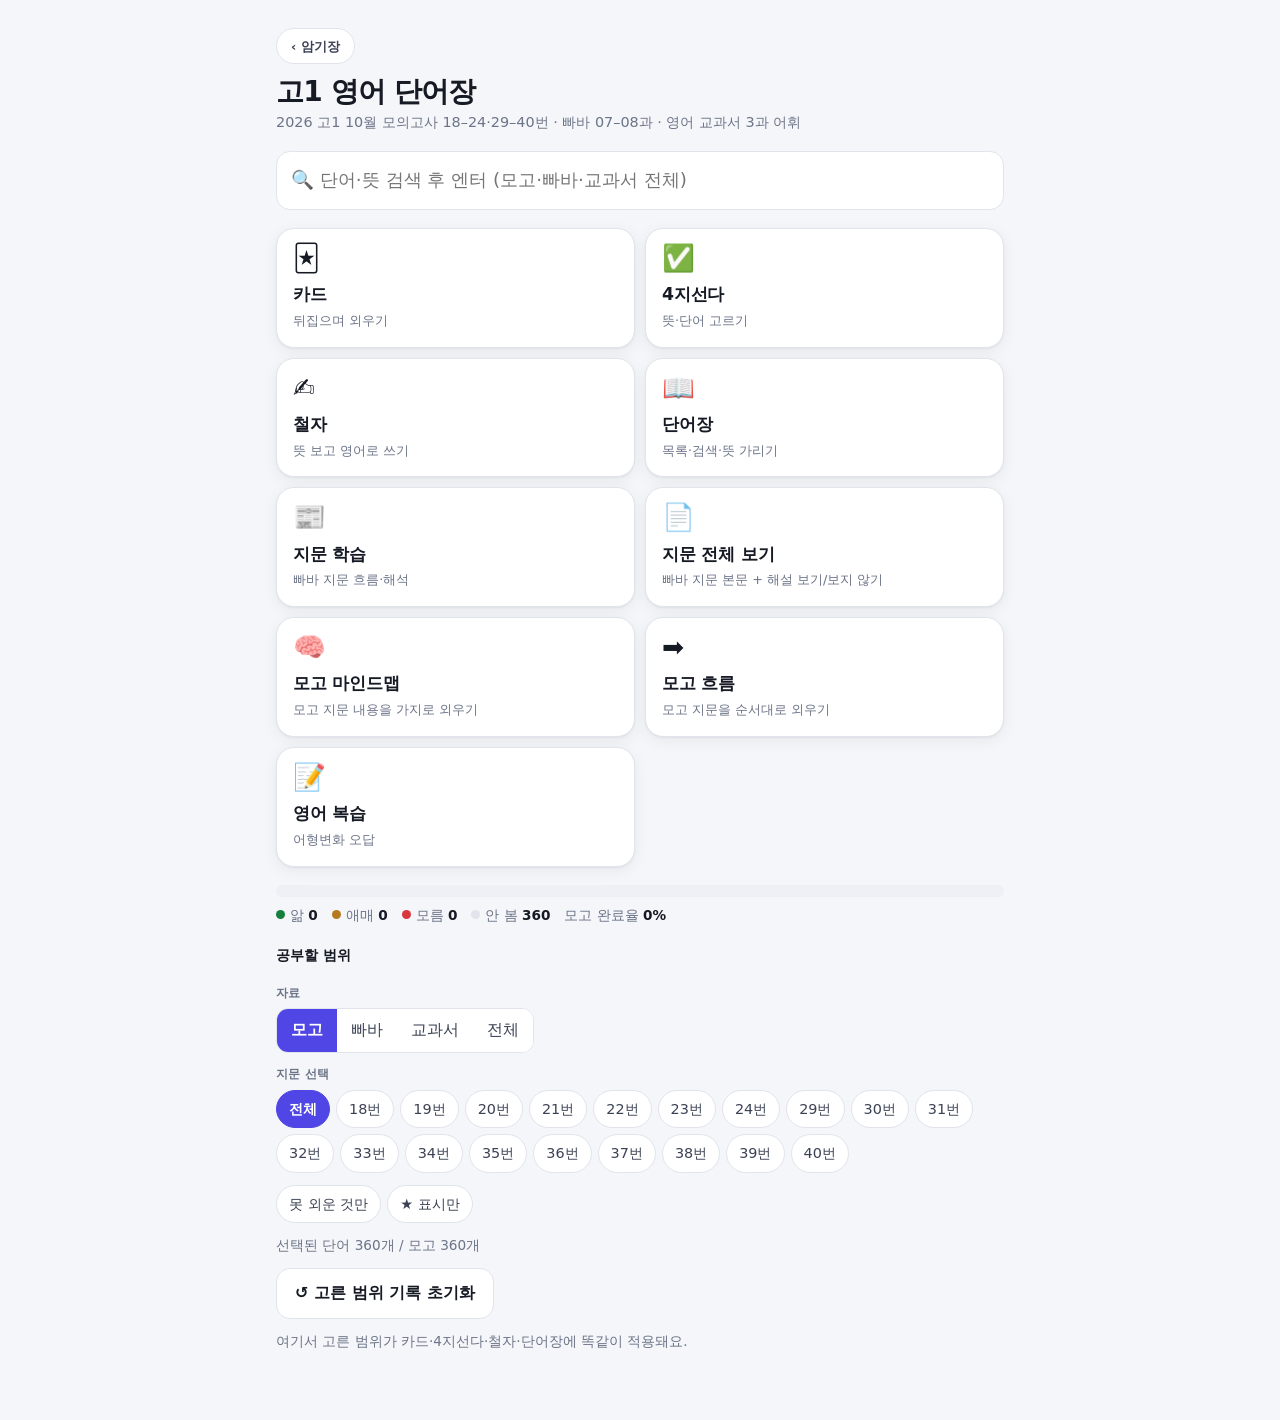
<file: vocab.html>
<!DOCTYPE html>
<html lang="ko">
<head>
<meta charset="UTF-8">
<meta name="viewport" content="width=device-width, initial-scale=1, viewport-fit=cover">
<meta name="apple-mobile-web-app-capable" content="yes">
<meta name="apple-mobile-web-app-title" content="암기장">
<title>고1 영어 단어장</title>
<meta name="claude:viewport-fit-sides" content="cover">
<!--
=====================================================================
  고1 영어 단어장 — AI 수정 가이드 (다른 AI가 이 파일을 고칠 때 먼저 읽기)
=====================================================================
  한 파일짜리 HTML/CSS/JS 앱. 외부 의존성은 Google Fonts뿐.
  내용(데이터)은 아래 두 블록만 고치면 화면에 자동 반영된다. JS는 건드릴 필요 없음.

  1) 단어 데이터  →  <script type="text/plain" id="vocab-data">
     - "@출처"   : 출처(자료) 시작. 현재 @모고, @빠바, @교과서 (새 출처는 #srcSeg 버튼도 추가)
     - @교과서 그룹은 "L3-1"(3과 Part 1) 형식 → 화면에는 "3과 Part 1"로 보임
     - "#그룹"   : 지문 번호. 모고는 "18", "29" / 빠바는 "07-1"(7과 1번 지문)
     - "영단어|뜻" : 한 줄에 단어 하나. 뜻이 여러 개면 쉼표나 ; 로 구분
     - "//" 로 시작하는 줄은 주석
     ⚠ 단어 ID = "그룹:영단어". 학습 기록(localStorage)이 ID로 저장되므로
       이미 있는 그룹 이름이나 영단어 철자를 바꾸면 그 단어의 기록이 초기화된다.
       그룹 이름은 출처끼리 겹치지 않게 할 것.

  2) 지문 학습 데이터  →  <script type="application/json" id="passage-data">
     JSON 배열. 지문 하나 = 객체 하나:
     { "id":"07-1",              ← 단어 데이터의 #그룹 이름과 같게 (단어 연결용)
       "chapter":"07 관계사절이 꾸며 주는 말을 찾아라", "page":"p.69",
       "type":"순서 배열", "topic":"한 줄 주제",
       "answer":"⑤ (C)-(B)-(A)", "why":"정답 근거",
       "structure":[{"tag":"주어진 글","text":"..."}, ...],   ← 글의 흐름 단계
       "summary":"한국어 내용 요약",
       "sentences":[{"en":"원문 핵심 문장","note":"해석/구문 설명","step":0}, ...],
                     ← step = 이 문장이 속한 structure 단계 번호(0부터). '흐름 맵' 보기에서 그 단계를 펴면 나온다. 없으면 '그 밖의 핵심 문장'으로.
       "notes":["원문에 필기로 추가 학습한 내용", ...] }
     "id":"구문"인 객체는 해석기법(문법) 정리: "points":[{"title","desc","ex":[...],"notes":[...]}]
     JSON이므로 문자열 안에 큰따옴표(")를 쓰려면 \" 로, 또는 “ ” 사용.

  저장 키: localStorage "mogo_oct26_vocab_v1"
     { s:{단어ID:0~3}, star:{단어ID:true}, done:{지문id:true} }
     (0 안 봄, 1 모름, 2 애매, 3 앎)  — 키 이름을 바꾸면 기존 기록이 사라짐.
=====================================================================
-->
<link rel="stylesheet" href="mindmap.css">
<style>
/* Layout: one column notebook; index-card flashcard at center, source + passage chips on top, study sheets as ruled pages */
*{box-sizing:border-box}
[hidden]{display:none!important}
body{background:var(--paper);color:var(--ink);font-family:var(--sans);font-size:16px;line-height:1.55}
.wrap{max-width:760px;margin:0 auto;padding-block:20px 60px;padding-left:max(16px,env(safe-area-inset-left,0px));padding-right:max(16px,env(safe-area-inset-right,0px));display:flex;flex-direction:column;gap:18px}
h1{font-family:var(--serif);font-size:1.7rem;margin:0;text-wrap:balance;letter-spacing:-.01em}
.sub{color:var(--muted);font-size:.9rem;margin:2px 0 0}
button{font:inherit;color:inherit;cursor:pointer}
button:focus-visible,input:focus-visible{outline:3px solid var(--blue);outline-offset:2px}
.progress{display:flex;flex-direction:column;gap:8px}
.bar{display:flex;height:12px;border-radius:6px;overflow:hidden;background:var(--chip)}
.bar span{display:block;height:100%;transition:width .3s}
.legend{display:flex;flex-wrap:wrap;gap:6px 14px;font-size:.85rem;color:var(--muted);font-variant-numeric:tabular-nums}
.legend b{color:var(--ink)}
.dot{display:inline-block;width:9px;height:9px;border-radius:50%;margin-right:5px;vertical-align:1px}
.s3{background:var(--green)}.s2{background:var(--gold)}.s1{background:var(--red)}.s0{background:var(--line)}
.label{font-size:.75rem;letter-spacing:.08em;color:var(--muted);text-transform:uppercase;margin-bottom:6px}
.chips{display:flex;flex-wrap:wrap;gap:6px}
.chip{border:1px solid var(--line);background:var(--card);border-radius:999px;padding:7px 12px;font-size:.9rem;min-height:38px;font-variant-numeric:tabular-nums}
.chip[aria-pressed="true"]{background:var(--ink);color:var(--paper);border-color:var(--ink)}
.chip.alt[aria-pressed="true"]{background:var(--gold);border-color:var(--gold);color:#1b1b1b}
.chip.ok{border-color:var(--green)}
.filters{display:flex;flex-direction:column;gap:12px}
.count{font-size:.85rem;color:var(--muted)}
.tabs{display:grid;grid-template-columns:repeat(5,1fr);border-bottom:2px solid var(--ink);position:sticky;top:env(safe-area-inset-top,0px);background:var(--paper);z-index:5}
body::before{content:"";position:fixed;inset:0 0 auto;height:env(safe-area-inset-top,0px);z-index:10;background:var(--paper)}
.tab{border:0;background:none;padding:12px 2px;font-size:.95rem;color:var(--muted);border-bottom:4px solid transparent;margin-bottom:-2px;white-space:nowrap}
.tab[aria-selected="true"]{color:var(--ink);border-bottom-color:var(--red);font-weight:700}
.panel{display:flex;flex-direction:column;gap:14px}
/* 메뉴(홈) → 각 페이지 */
.menu{display:grid;grid-template-columns:repeat(2,1fr);gap:10px}
.mtile{display:flex;flex-direction:column;align-items:flex-start;gap:4px;text-align:left;background:var(--card);border:1px solid var(--line);border-radius:14px;padding:16px 14px;min-height:108px;box-shadow:var(--shadow);color:var(--ink);text-decoration:none;font:inherit;cursor:pointer}
.mtile:active{transform:scale(.98)}
.mtile .ic{font-size:1.6rem;line-height:1}
.mtile b{font-family:var(--serif);font-size:1.15rem}
.mtile small{color:var(--muted);font-size:.82rem;word-break:keep-all}
.pagebar{position:sticky;top:env(safe-area-inset-top,0px);z-index:5;background:var(--paper);display:flex;align-items:center;gap:10px;padding:8px 0 10px;border-bottom:2px solid var(--ink)}
.pagebar h2{font-family:var(--serif);font-size:1.3rem;margin:0;flex:none}
.pagebar .back{border:1px solid var(--line);background:var(--card);border-radius:999px;padding:8px 14px;min-height:40px;font-size:.95rem;flex:none}
.pagebar .pscope{margin-left:auto;font-size:.8rem;color:var(--muted);text-align:right;word-break:keep-all}
.row{display:flex;flex-wrap:wrap;gap:8px;align-items:center}
.seg{display:inline-flex;border:1px solid var(--line);border-radius:10px;overflow:hidden}
.seg button{border:0;background:var(--card);padding:9px 14px;min-height:42px}
.seg button[aria-pressed="true"]{background:var(--ink);color:var(--paper)}
/* index card */
.card{position:relative;background:var(--card);border-radius:6px;box-shadow:var(--shadow);min-height:260px;padding:28px 22px 22px 46px;
  background-image:repeating-linear-gradient(var(--card) 0 33px,var(--rule) 33px 34px);background-position:0 54px;
  display:flex;flex-direction:column;justify-content:center;align-items:center;text-align:center;gap:10px;cursor:pointer;user-select:none;border:0;width:100%}
.card::before{content:"";position:absolute;left:30px;top:0;bottom:0;width:2px;background:var(--red);opacity:.5}
.card .tag{position:absolute;top:10px;right:14px;font-family:var(--mono);font-size:.75rem;color:var(--muted)}
.card .front{font-family:var(--serif);font-size:clamp(1.6rem,6vw,2.4rem);font-weight:700;line-height:1.25;word-break:keep-all;overflow-wrap:anywhere}
.card .front.ko{font-family:var(--sans);font-weight:400;font-size:clamp(1.3rem,5vw,1.8rem)}
.card .back{font-size:1.3rem;color:var(--blue);word-break:keep-all}
.card .back.en{font-family:var(--serif);font-weight:700;font-size:1.6rem}
.card .hint{font-size:.85rem;color:var(--muted)}
.rate{display:grid;grid-template-columns:repeat(3,1fr);gap:8px}
.rate button{border:0;border-radius:12px;padding:14px 6px;min-height:56px;font-size:1.05rem;font-weight:700;color:#fff}
.r1{background:var(--red)}.r2{background:var(--gold);color:#1b1b1b!important}.r3{background:var(--green)}
.rate small{display:block;font-weight:400;font-size:.75rem;opacity:.85}
.btn{border:1px solid var(--ink);background:var(--ink);color:var(--paper);border-radius:12px;padding:12px 18px;min-height:50px;font-size:1rem;font-weight:700}
.btn.ghost{background:transparent;color:var(--ink);border-color:var(--line)}
.btn:disabled{opacity:.4;cursor:default}
.meta{display:flex;justify-content:space-between;font-size:.85rem;color:var(--muted);font-variant-numeric:tabular-nums}
.speak{border:1px solid var(--line);background:var(--card);border-radius:999px;width:40px;height:40px;display:inline-grid;place-items:center;font-size:1rem;flex:none}
/* quiz */
.q{background:var(--card);border-radius:10px;box-shadow:var(--shadow);padding:20px;display:flex;flex-direction:column;gap:14px}
.q .prompt{font-family:var(--serif);font-size:1.6rem;font-weight:700;text-align:center;word-break:keep-all}
.q .prompt.ko{font-family:var(--sans);font-weight:400;font-size:1.3rem}
.opts{display:grid;gap:8px}
.opt{text-align:left;border:1.5px solid var(--line);background:var(--card);border-radius:10px;padding:14px;min-height:54px;font-size:1.02rem;word-break:keep-all}
.opt.right{border-color:var(--green);background:color-mix(in srgb,var(--green) 14%,var(--card))}
.opt.wrong{border-color:var(--red);background:color-mix(in srgb,var(--red) 14%,var(--card))}
.fb{font-size:.95rem;min-height:1.4em;text-align:center}
.fb.ok{color:var(--green)}.fb.no{color:var(--red)}
input[type=text],input[type=search]{width:100%;font:inherit;font-size:1.15rem;padding:14px;border:1.5px solid var(--line);border-radius:10px;background:var(--card);color:var(--ink)}
.result{background:var(--card);border-radius:10px;box-shadow:var(--shadow);padding:20px;display:flex;flex-direction:column;gap:12px}
.score{font-family:var(--serif);font-size:2.4rem;font-weight:700;text-align:center;font-variant-numeric:tabular-nums}
.wlist{display:flex;flex-direction:column;border-top:1px solid var(--rule)}
.wlist div{display:flex;gap:10px;justify-content:space-between;padding:8px 0;border-bottom:1px solid var(--rule);font-size:.95rem}
.wlist b{font-family:var(--serif)}
/* list */
.group h3{font-family:var(--serif);font-size:1.1rem;margin:8px 0 4px;display:flex;gap:8px;align-items:baseline}
.group h3 span{font-family:var(--sans);font-size:.8rem;color:var(--muted);font-weight:400}
.item{display:grid;grid-template-columns:auto 1fr auto auto;gap:10px;align-items:center;padding:9px 0;border-bottom:1px solid var(--rule)}
.item .w{font-family:var(--serif);font-weight:700;font-size:1.05rem;overflow-wrap:anywhere;min-width:0}
.item .m{color:var(--muted);font-size:.92rem;word-break:keep-all;display:block;font-family:var(--sans);font-weight:400}
.hideM .item .m{color:transparent;background:var(--chip);border-radius:4px}
.hideM .item.peek .m{color:var(--muted);background:none}
.stat{border:0;background:none;width:30px;height:30px;display:grid;place-items:center;padding:0}
.stat .dot{width:14px;height:14px;margin:0}
.star{border:0;background:none;font-size:1.3rem;width:36px;height:36px;color:var(--line)}
.star.on{color:var(--gold)}
.empty{color:var(--muted);text-align:center;padding:30px 10px}
/* 지문 전체 보기 */
.ftext{font-family:var(--serif);font-size:1.08rem;line-height:1.95;margin:0;overflow-wrap:anywhere;text-align:left}
.ftext .fs{border-radius:4px}
.ftext .fs.key{background:linear-gradient(transparent 58%,var(--hl) 58%);cursor:pointer}
.ftext .fs.key.on{background:var(--hl)}
.ftext sup{font-family:var(--sans);font-size:.68em;font-weight:700;color:var(--red);margin:0 1px}
.expbar{display:flex;gap:8px}
.expbar .btn{flex:1}
.expbar .btn[aria-pressed="false"]{background:transparent;color:var(--ink);border-color:var(--line)}
.ksent{display:flex;flex-direction:column;gap:12px}
.ksent > div{border-left:3px solid var(--gold);padding-left:12px;min-width:0}
.ksent .num{font-weight:700;color:var(--red);margin-right:4px}
.ksent .en{font-family:var(--serif);font-size:1rem;line-height:1.5;overflow-wrap:anywhere}
.ksent .nt{font-size:.9rem;color:var(--muted);word-break:keep-all;margin-top:3px}
.ksent > div.flash{animation:kflash 1.6s ease-out}
@keyframes kflash{0%,50%{background:var(--hl)}100%{background:transparent}}
.hsearch input{width:100%}
.item mark{background:var(--hl);color:inherit;border-radius:3px;padding:0 1px}
.hideM .item .m mark{background:none}
.tip{font-size:.85rem;color:var(--muted)}
/* 흐름 맵 (mindmap.css 색을 이 페이지 색에 맞춤) */
.mm{--mm-bg:var(--card);--mm-text:var(--ink);--mm-muted:var(--muted);--mm-neu:var(--line);--mm-soft:var(--chip);--mm-mark:var(--red);--mm-root-bg:var(--ink);--mm-root-fg:var(--paper)}
.mm .mm-en{font-family:var(--serif)}
.mapbar{display:flex;flex-wrap:wrap;gap:6px;align-items:center}
/* study sheet */
.sheet{background:var(--card);border-radius:8px;box-shadow:var(--shadow);padding:22px 20px;display:flex;flex-direction:column;gap:20px;min-width:0}
.sheet h2{font-family:var(--serif);font-size:1.35rem;margin:0;line-height:1.35;text-wrap:balance;word-break:keep-all}
.kicker{font-family:var(--mono);font-size:.78rem;color:var(--muted);letter-spacing:.02em}
.sec{display:flex;flex-direction:column;gap:10px;min-width:0}
.sec > h4{margin:0;font-size:.8rem;letter-spacing:.08em;color:var(--red);font-weight:700;border-bottom:1px solid var(--rule);padding-bottom:6px}
.flow{list-style:none;margin:0;padding:0;display:flex;flex-direction:column;gap:0}
.flow li{display:grid;grid-template-columns:5.6em 1fr;gap:12px;padding:10px 0;border-bottom:1px dashed var(--rule);align-items:start}
.flow li:last-child{border-bottom:0}
.flow .tg{font-size:.8rem;font-weight:700;color:var(--blue);padding-top:2px;word-break:keep-all}
.flow .tx{word-break:keep-all;min-width:0}
.summary{word-break:keep-all;line-height:1.75;margin:0}
.sent{display:flex;flex-direction:column;gap:12px}
.sent div{border-left:3px solid var(--gold);padding-left:12px;min-width:0}
.sent .en{font-family:var(--serif);font-size:1.02rem;line-height:1.5;overflow-wrap:anywhere}
.sent .nt{font-size:.9rem;color:var(--muted);word-break:keep-all;margin-top:3px}
.notes{margin:0;padding-left:1.1em;display:flex;flex-direction:column;gap:6px}
.notes li{word-break:keep-all}
.notes li::marker{color:var(--red)}
.ansbox{display:flex;flex-direction:column;gap:6px;background:var(--hl);border-radius:8px;padding:12px 14px}
.ansbox b{font-size:1.05rem}
.ansbox p{margin:0;word-break:keep-all;font-size:.95rem}
.recall .rv:not(.shown){color:transparent!important;background:var(--chip);border-radius:4px;cursor:pointer;user-select:none}
.recall .rv:not(.shown) *{color:transparent!important;border-color:transparent!important}
.pnav{display:flex;justify-content:space-between;gap:8px}
.gp{border-top:1px solid var(--rule);padding-top:14px;display:flex;flex-direction:column;gap:8px}
.gp:first-of-type{border-top:0;padding-top:0}
.gp h5{margin:0;font-family:var(--serif);font-size:1.08rem}
.gp p{margin:0;word-break:keep-all}
@media (prefers-reduced-motion:reduce){*{transition:none!important}}
/* 아이폰 두 번 탭 확대 막기 */
html,body,button,a{touch-action:manipulation}
select,textarea,input{font-size:max(16px,1em)}
</style>
<link rel="stylesheet" href="theme.css">

<!-- ===================== 단어 데이터 (편집 가능) ===================== -->
<script type="text/plain" id="vocab-data">
// 형식: @출처 / #그룹(지문) / 영단어|뜻   — 자세한 규칙은 파일 맨 위 주석 참고
@모고
#18
additional training|추가 연수
as part of|~의 일환으로
attract potential customers|잠재 고객을 끌어들이다
consider ~ positively|~을 긍정적으로 고려하다
contribute to|~에 기여하다
cover (비용)|(비용을) 부담하다, 지원하다
department|부서
digital marketing strategy|디지털 마케팅 전략
focus on|~에 초점을 맞추다
further develop|더욱 향상시키다
marketing assistant|마케팅 보조원
quarter|분기
request|요청하다; 요청
strongly believe|강하게 믿다
training cost|연수 비용
#19
assignment|과제
attend|출석하다
call ~ aside|~을 따로 불러 세우다
can't wait to|몹시 ~하고 싶어 하다
clean out|(사물함 등을) 정리하다, 비우다
despite|~에도 불구하고
endless|끝없는
hit ~ like cold water|찬물을 끼얹듯 충격을 주다
lab report|실험 보고서
leave ~ behind|~을 뒤로하고 떠나다
make up for|~을 보충하다, 만회하다
practically|거의, 사실상
precious|소중한
ruin one's mood|기분을 망치다
the last thing ~ want|가장 하고 싶지 않은 것
turn in|제출하다
zip up|지퍼를 잠그다
#20
after all|어쨌든, 결국
citizenship|시민권, 시민 정체성
common challenge|공동 과제
community|공동체
given|~을 고려할 때
global citizen|세계 시민
identity|정체성
layer A on to B|A를 B 위에 쌓다(덧입히다)
nation-state|국민 국가
obligation|의무
people group|민족 집단
precisely|정확하게
religion|종교
replace|대체하다
rise|부상, 출현
skeptical about|~에 대해 회의적인
#21
alter|바꾸다
disenchanted|환상이 깨진, 환멸을 느낀
head to|~로 향하다
hit the refresh button|새로 고침 버튼을 누르다
job board|구인란, 채용 게시판
job title|직책
meaningfully|의미 있게
miraculously|기적적으로
mysterious|알 수 없는, 신비한
professional (n.)|직업인, 전문직 종사자
rearrange|재배치하다
repeating theme|되풀이되는 주제
set oneself up to|스스로를 ~할 상황에 처하게 하다
sprinkle|뿌리다
stumble into|우연히 ~을 마주치다
switch up one's approach|접근 방식을 바꾸다
typically|대체로, 일반적으로
unsatisfied|만족하지 못한
#22
characteristic|특성
cultural norm|문화적 기준(규범)
demonstrate|보여 주다
dictate|좌우하다, 지시하다
essential|본질적인
fundamental unit|기본 단위
internalize|내면화하다
perceive|인식하다
perception|인식
property|속성
psychological phenomenon|심리적 현상
retirement age|은퇴 연령
shape (v.)|형성하다
social invention|사회적 발명품
sociologist|사회학자
structure (v.)|구조화하다
tick away|(시계가) 째깍거리며 흘러가다
to a large degree|상당한 정도로
vary across cultures|문화마다 다르다
#23
come into focus|주목받다
come to light|세상에 드러나다
consequence|결과, 불이익
expose|드러내다, 폭로하다
for fear of|~을 두려워하여
hence|따라서
illegal action|위법 행위
informant|제보자
misconduct|위법 행위, 부정행위
public good|공익
put an end to|~을 끝내다
reprisal|보복
risk a great deal|많은 위험을 무릅쓰다
rule of law|법치주의
third party|제삼자
undetected|적발되지 않은
unlawful|위법한
unpunished|처벌받지 않은
violation|위반
well-balanced|균형이 잘 잡힌
whistleblower|내부 고발자
#24
daily reality|일상적인 현실
day-to-day|하루하루(의 일상)
disconnected from|~로부터 동떨어진
fantasize about|~에 대해 환상을 품다
fantasy|환상
gloss over|~을 얼버무리고 넘어가다
induce|유발하다
integrate A into B|A를 B에 통합하다
intricacy|복잡함
make it happen|그것을 실현하다
necessity|필요(성)
premature|때 이른, 조급한
push ~ out of mind|~을 생각에서 밀어내다
put effort into|~에 노력을 기울이다
reflect on|~에 대해 돌아보다(숙고하다)
romanticize|낭만화하다, 미화하다
seduce|현혹하다
sense of accomplishment|성취감
suggest|시사하다
sum up|요약하다
#29
apparent|명백한, 겉으로 보이는
clue|단서
defeat|물리치다
exhibit|보이다, 드러내다
fascinating|흥미로운
fundamental mechanism|근본적인 메커니즘
gerontologist|노화학자
immortal|불멸의, 죽지 않는
jellyfish|해파리
likelihood|가능성
mammal|포유류
organism|유기체, 생물체
property|특성
regenerate|재생하다
relevant|관련 있는
sign of aging|노화의 징후
species|종(種)
translate into|~에 적용하다(옮기다)
universal|보편적인
#30
at the expense of|~을 희생시켜
coal|석탄
consumption|소비
contraction|축소
distort|왜곡하다
efficiency|효율성
emission|배출(량)
expansion|확대
opportunity set|기회 집합
ordinary individual|일반 개인
perspective|관점
pollute|오염시키다
power plant|발전소
profit|이익
regulation|규제
subsidy|보조금
switch away from|~에서 (다른 것으로) 전환하다
take ~ into account|~을 고려하다
taxation|과세, 세금
transition|전환
worsen|악화시키다
#31
abundant|풍요로운, 풍부한
allocate|배분하다, 할당하다
be based on|~에 기초하다
be upon us|(곧) 우리에게 닥치다
classical economics|고전 경제학
dimension|측면, 차원
economic lens|경제학적 관점
generative AI|생성형 AI
goods|재화
in the blink of an eye|눈 깜짝할 사이에
light-year|광년
notion|개념
participate in|~에 참여하다
potential|잠재력
prosperity|번영, 풍요
provide a window into|~을 들여다볼 창을 제공하다
reproduce|복제하다
result in|~을 낳다, 초래하다
scarcity|희소성
#32
address (v.)|(문제를) 해결하다, 다루다
attend to|~에 주의를 기울이다
concern|우려 사항
customer service|고객 서비스 (센터)
demonstrate|보여 주다, 입증하다
feel heard|경청받는다고 느끼다
have something on one's mind|마음에 어떤 생각을 품다
indicate|나타내다, 보여 주다
key|핵심적인
outward|외적인, 겉보기의
pay attention to|~에 주의를 기울이다
response|반응
signal|신호
the other person|상대방
whether or not|~인지 아닌지
#33
abstraction|추상, 추상적 개념
at one and the same time|동시에
be central to|~의 중심이다
challenge (v.)|~에 이의를 제기하다
characterization|특징짓는 것, 성격 묘사
commonly supposed|일반적으로 생각되는
context|상황, 맥락
define|규정하다, 정의하다
disguise|변장
elegantly|유려하게, 우아하게
exterior to|~의 외부에 있는
garment|의복
inseparable from|~와 분리할 수 없는
intertwining|뒤얽힘, 엮임
literary critic|문학 평론가
medium|매개체
passive backdrop|수동적 배경
spatial framework|공간적 틀
take place|일어나다
the very heart of|~의 바로 그 핵심
wrap oneself up in|~으로 자신을 감싸다
#34
accounting (n.)|설명
at the finest level of detail|가장 미세한 세부 수준에서
atomic bond|원자 결합
biological evolution|생물학적 진화
charge|전하
delineate|윤곽을 그리다, 경계를 정하다
electron|전자
emerge|출현하다
evolutionary system|진화 시스템
fundamental particle|기본 입자
inheritance|유전
level of analysis|분석 수준
mass|질량
measured value|측정된 값
of interest|관심을 두는
physicist|물리학자
present (v.)|제시하다
simplifying assumption|단순화하는 가정
take ~ as a given|~을 주어진 것으로 받아들이다
variation generation|변이 생성
verbal model|언어적 모델
#35
adopt|채택하다
burden|부담
burnout|번아웃, 극도의 피로
clinical assessment|임상적 평가
clinician|임상의
collaborate with|~와 협력하다
cope|대처하다
designation|지칭, 지정
discourse|담론
occupational health|산업 보건
occupational phenomenon|직업적 현상
organizational responsibility|조직의 책임
personal failing|개인적 실패(결점)
recognition|인정
reframe|재구성하다
rely solely on|오직 ~에만 의존하다
remedy|해결책
resilience|회복 탄력성
root cause|근본 원인
rooted in|~에 뿌리를 둔
socio-economic context|사회 경제적 맥락
structural intervention|구조적 개입
systemic prevention|시스템 차원의 예방
#36
colorless|색이 없는
creature|생명체
disturb|교란하다, 방해하다
disturbance|교란, 소란
eardrum|고막
gauge|측정기
instrument|도구, 기구
light wave|빛의 파동
living organism|살아 있는 생명체
make a mess|혼란을 만들다
medium|매질
molecule|분자
motion|운동, 움직임
note (v.)|지적하다
nothing more than|~에 불과한
occur|일어나다
perception|인식
philosophical riddle|철학적 수수께끼
product|산물
psychological concept|심리학적 개념
#37
artificial|인위적인, 인공적인
at the same time as|~과 동시에
be separated from|~로부터 분리되다
collaborate|협업하다
collaborator|협업자
communication cue|의사소통 단서
face to face|대면하여
functional separation|기능적 분리
range|범위
remote communication technology|원격 의사소통 기술
remotely|원격으로
seam|갈라진 틈, 이음매
seamless|매끄러운, 갈라진 틈이 없는
shared document|공유 문서
subset|부분 집합
task space|작업 공간
video conferencing|화상 회의
#38
as a function of|~의 작용에 따라
astonishing|놀라운
certain|확신하는
claim|주장
crucially|결정적으로
evaluate|평가하다
general-knowledge|일반 상식의
illusory|착각의, 실체가 없는
illusory truth effect|진실 착각 효과
in other words|다시 말해
interval|간격
psychologist|심리학자
regardless of|~와 상관없이
repetition|반복
statement|진술(문)
trivia-like|잡학 지식 같은
truth-rating|진실성 평가
#39
act on|~에 작용하다(영향을 주다)
air cavity|공기가 들어 있는 공간
air pressure|기압
apply (압력)|(압력을) 가하다
atmosphere (단위)|기압
atmospheric pressure|대기압
breathing mixture|호흡용 혼합물
constant|일정한
depth|깊이
dive|잠수
external pressure|외부 압력
internal pressure|내부 압력
it follows that|당연히 ~이다, ~라는 결론이 나온다
lung|폐
maintain|유지하다
proportionally|비례하여
stabilize|안정시키다
submerge|물속에 잠그다
supply|공급하다; 공급
surrounding environment|주변 환경
#40
beneficial|이로운
biological kin|생물학적 친족
broadcast|널리 알리다
chemical alarm call|화학적 비상 신호
close kin|가까운 친족
comprehensible|이해할 수 있는
confirm|확인하다
goldenrod|미역취(식물)
hostile|적대적인
issue (v.)|내보내다
loudspeaker|확성기
mate with|~와 짝짓기하다
on the rare occasion|드문 경우에
pollinator|꽃가루 매개자
predator|포식자
signal (v.)|신호를 보내다
so to speak|말하자면
specific|독특한, 특정한
territory|지역, 영역
threat|위험, 위협
whisper network|속삭이는 네트워크
@빠바
#07-1
run out of|~을 다 써 버리다, ~이 없어지다
panic|극심한 공포; 겁에 질려 어찌할 줄 모르다
withdraw|물러나다; (계좌에서 돈을) 인출하다
withdrawal|철회; 인출
asset|자산, 재산
anxiety|불안, 염려
on hand|사용 가능한, 보유한
safe (n.)|금고
deposit|보증금; 예금
bankrupt|파산한
#07-2
clown|광대
reduce|줄이다
reduction|축소, 감소
evidence|증거, 흔적
effective|효과적인
medication|약[약물] (치료)
entertain|즐겁게 해 주다
surgery|수술
autism|자폐증
victim|피해자[환자]
bandage|붕대
sedative|진정제
#07-3
biologically|생물학적으로
related|관련된; 혈연 관계의, 친척의
relative|친척
encounter|맞닥뜨리다, 마주치다
opponent|(게임·대회에서의) 상대
back down from|~으로부터 뒤로 물러서다
emerge|모습을 드러내다; 생겨나다
copy|복사(하다); 따라 하다
reciprocity|상호성, 호혜
gratitude|고마움, 감사
criticize|비판하다
bear|참다; (책임 등을) 감당하다
#07-4
border|국경[경계] (지역)
scattered|산재해 있는
surrounding|인근의, 주위의
territory|지역, 영토
property|재산, 자산; 소유지, 토지
determine|결정하다
annoy|짜증 나게 하다
relocate|이전[이동]하다
#07-5
movement|움직임; (정치·사회적) 운동
racial|인종의, 인종 간의
a series of|일련의
protest|항의, 시위; 항의하다
protester|시위자
occupy|차지하다, 점거하다
section|부분, 구획, 구역
establishment|기관, 시설
segregate|(인종·종교·성별에 따라) 분리[차별]하다
sit-in|연좌시위
civil rights|시민권, 민권
#07-6
insomnia|불면증
sufferer|환자, 고통받는 사람
vicious cycle|악순환
in a row|잇달아[연이어]
in turn|차례차례; 결국
remedy|치료, 요법
cognitive|인식[인지]의
enable|가능하게 하다
once in a while|가끔
#07-7
mechanics|역학; 기계학
take apart|분해하다
appliance|가전 제품
degree|각도, 온도; 학위
physics|물리학
PhD|박사 (학위)
join the military|입대하다
assign|(일 등을) 맡기다; (사람을) 배치하다
electronic|전자의
distinguished fellow|명예 위원
#07-8
inactive|활동하지 않는
erupt|(화산이) 분출하다
eruption|분화, 분출
lava|용암
expel|쫓아내다; 배출[방출]하다
ash|재
toxic|유독성의
resort|휴양지
approximately|거의, 대체로
#08-1
run through|~ 속으로 퍼지다[번지다]
line|선; (연극·영화의) 대사
flutter|파닥이다, 훨훨 날다
swing|흔들리다; 휙 움직이다
recite|암송하다
immense|어마어마한
can't help but|~하지 않을 수 없다
indifferent|무관심한
anxious|불안한
#08-2
popularity|인기
acid-free|산성 성분이 없는, 중성의
non-toxic|무독성의
sew|(바느질로) 만들다[꿰매다]
transform|변형시키다; 완전히 바꿔 놓다
encourage|격려하다; 권장하다
abandon|버리다
publisher|출판인, 출판사
#08-3
absorb|흡수하다[빨아들이다]
nutrient|영양소, 영양분
transplant|이식; 이식하다, 옮겨 심다
potentially|잠재적으로, 어쩌면
retain|유지하다, 간직하다
deal with|~을 다루다, 해결하다
region|지방, 지역
firmly|단호히, 확고히
establish|설립하다; 정착시키다
#08-4
nearby|인근에, 가까이에
encourage|격려하다; 권장하다
practice|연습하다; 실천하다
proper|적절한
#08-5
boundary|경계[한계](선)
throughout|도처에; ~ 동안 쭉, 내내
quarterback|쿼터백 (선수)
championship|선수권 대회, 챔피언전
organize|조직하다, 편성하다
retire|은퇴[퇴직]하다
#08-6
response|대답; 반응
assume|추정하다
unpleasant|불쾌한; 무례한, 불친절한
circumstance|환경, 상황
nature|자연; 천성
blame|~을 탓하다
factor|요인, 인자
contribute|기부하다; 기여하다, ~의 원인이 되다
#08-7
backwards|뒤로, 거꾸로
generalization|일반화
orientation|지향; (물체가 향하는) 방향
predator|포식자, 포식 동물
angle|각도, 각
direct|직접적인; ~로 향하다[~을 겨냥하다]
directly|곧장, 똑바로
track|추적하다[뒤쫓다]
occasional|가끔의
#08-8
camouflage|위장
moth|나방
mimic|~을 모방하다[흉내 내다]
inflate|부풀리다
marking|무늬[반점]
striking|눈에 띄는; 공격하는
poisonous|유독한, 독[독성]이 있는
#해석기법
lose one's temper|화내다
temper|화, 성질, 기질
lay off|해고하다
with respect to|~에 대하여
aquaculture|수산 양식

// 영어 교과서 3과 어휘 목록 (Part 1~3, 번호 순서대로)
@교과서
#L3-1
tradition|전통
word|단어
extremely|극도로
make sense|의미가 통하다, 타당하다
knot|매듭
be supposed to|…하기로 되어 있다
exchange student|교환 학생
similarity|유사성
take off|(옷·신발 등을) 벗다
recipe|요리법
a lot|매우
a bit|약간
find out|알다
embarrassing|난처한
national|국가의
beauty|아름다움
palace|궁궐
currently|현재
royal|국왕의, 왕실의
gathering|모임
reflection|(거울 등에 비친) 상[모습]
heritage|(국가·사회의) 유산
terrace|계단식 논
preserve|보존[보호]하다
national park|국립 공원
species|[생물] 종
timeless|세월이 흘러도 변치 않는
symbol|상징
publish|출판하다
deal|거래
#L3-2
folktale|설화
revive|되살리다
abundant|풍부한
estimate|추산[추정]하다
appearance|출현
depict|묘사하다
various|다양한
aspect|측면
conflicting|모순되는, 상충되는
respect|존경(심)
courage|용기
decline|감소
population|개체 수
extinct|멸종된
colonial|식민의
era|시대
selection|선발
host|주최하다
represent|나타내다, 상징하다
sacred|성스러운, 신성한
guardian|수호자
verse|(노래의) 절
reinterpret|재해석하다
traditional|전통적인
deny|부인[부정]하다
reflect|(태도·감정을) 반영하다, 나타내다
due to|…때문에
roar|(명) 으르렁거리는 소리, 포효 (동) 으르렁거리다
employee|종업원, 직원
transfer|이동, 전근
#L3-3
combine|결합하다, 합체시키다
century|100년, 세기
settle|정착하다
produce|(결과·효과를) 낳다, 초래하다
audience|관중, 청중
ask for|(물건을) 요청하다
direction|(pl.) 사용법, 지시서
ingredient|재료, 구성요소
unique|특별한, 독특한
flavor|풍미, 맛
architecture|건축 양식
habitat|서식지
roast|(특히 고기를 오븐 속이나 불 위에 대고) 굽다
harvest|수확
scatter|뿌리다
misfortune|불운
palm oil|야자유
custom|관습, 풍습
raw|익히지 않은
sign up for|…에 등록하다
unforgettable|잊을 수 없는
in person|직접
mural|벽화
</script>

<!-- ===================== 지문 학습 데이터 (편집 가능, JSON) ===================== -->
<script type="application/json" id="passage-data">
[
 {
  "id": "07-1",
  "chapter": "07 관계사절",
  "page": "p.69",
  "type": "순서 배열",
  "topic": "뱅크런은 어떻게 은행을 파산시키나",
  "answer": "⑤ (C) - (B) - (A)",
  "why": "(C) The reason for this = 은행이 파산할 수 있는 이유(현금을 조금만 보유) → (B) Therefore = 그래서 현금을 늘리려 자산을 판다 → (A) These sales = (B)의 selling their assets를 받음.",
  "structure": [
   {
    "tag": "주어진 글",
    "text": "은행 돈이 바닥날까 걱정한 사람들이 겁에 질려 돈을 인출 = 뱅크런. 은행이 파산할 수도 있다."
   },
   {
    "tag": "(C) 이유",
    "text": "은행은 보안 때문에 금고에 예금 총액의 작은 비율만 현금으로 둔다."
   },
   {
    "tag": "(B) 대응",
    "text": "그래서 뱅크런이 나면 은행은 보유 현금을 늘려야 하고, 한 방법이 자산을 파는 것이다."
   },
   {
    "tag": "(A) 결과",
    "text": "급하게 팔아야 해서 자산 가격이 크게 떨어지고, 고객 불안이 커져 인출이 더 늘어난다(악순환)."
   }
  ],
  "summary": "사람들이 은행의 돈이 떨어질까 봐 한꺼번에 돈을 빼는 것을 뱅크런이라 한다. 은행은 고객 예금 중 아주 일부만 현금으로 금고에 두기 때문에, 뱅크런이 생기면 자산을 팔아 현금을 마련해야 한다. 그런데 서둘러 팔다 보니 헐값에 팔게 되고, 이것이 고객의 불안을 키워 인출이 더 늘어나 결국 파산에 이를 수 있다.",
  "sentences": [
   {
    "en": "People sometimes worry that a bank will run out of money, so they all panic and try to withdraw their money.",
    "note": "run out of 다 떨어지다 / worry that절(목적어)",
    "step": 0
   },
   {
    "en": "In some cases, it can cause a bank to go bankrupt.",
    "note": "cause + O + to V: O가 ~하게 만들다",
    "step": 0
   },
   {
    "en": "The bank must find a way to increase the amount of cash (that) they have on hand.",
    "note": "cash 뒤 '주어+동사'(they have) → 목적격 관계대명사 생략 [해석기법 25]",
    "step": 2
   },
   {
    "en": "One way that they can do this is by selling their assets.",
    "note": "주어 One way + 관계사절, 동사 is / by -ing 방법",
    "step": 2
   },
   {
    "en": "This can cause even more customer anxiety, leading to increased withdrawals.",
    "note": "leading to ~ : 결과의 분사구문 (그래서 ~로 이어진다)",
    "step": 3
   },
   {
    "en": "The amount is only a small percentage of the total deposits made by customers.",
    "note": "made by ~ : 과거분사 후치수식 (고객이 맡긴 예금)",
    "step": 1
   }
  ],
  "notes": [
   "withdraw 인출하다 → withdrawal 인출 (명사형도 같이)",
   "be likely to V: ~할 가능성이 높다",
   "run out of money를 ‘돈을 다 써 버리다’로 표시",
   "(A) 첫 단어 These sales → 앞에 ‘파는 행위’가 나와야 함 → (B) 뒤"
  ],
  "full": [
   {
    "en": "People sometimes worry that a bank will run out of money.",
    "k": 0
   },
   {
    "en": "So they all panic and try to withdraw their money.",
    "k": 0
   },
   {
    "en": "This is called a bank run.",
    "k": -1
   },
   {
    "en": "In some cases, it can cause a bank to go bankrupt.",
    "k": 1
   },
   {
    "en": "The reason for this is that most banks keep a limited amount of money in their safes.",
    "k": -1
   },
   {
    "en": "They do this for security purposes.",
    "k": -1
   },
   {
    "en": "The amount is only a small percentage of the total deposits made by customers.",
    "k": 5
   },
   {
    "en": "Therefore, if a bank run occurs, the bank must find a way to increase the amount of cash they have on hand.",
    "k": 2
   },
   {
    "en": "One way that they can do this is by selling their assets.",
    "k": 3
   },
   {
    "en": "These sales must be done quickly, so the price of the assets is likely to be much lower than normal.",
    "k": -1
   },
   {
    "en": "This can cause even more customer anxiety, leading to increased withdrawals.",
    "k": 4
   }
  ]
 },
 {
  "id": "07-2",
  "chapter": "07 관계사절",
  "page": "p.69",
  "type": "제목",
  "topic": "의료 광대의 웃음은 약만큼 효과가 있다",
  "answer": "② Laughter Really Can Be the Best Medicine",
  "why": "광대가 만든 웃음이 일부 약만큼 효과적이라는 실험 결과가 핵심 → ‘웃음은 정말 최고의 약’. ③은 의사가 광대 분장을 한다는 소재일 뿐 주제가 아님.",
  "structure": [
   {
    "tag": "도입",
    "text": "아픈 건 심각한 일이지만, 요즘 병원에는 예상 밖의 웃음이 있다. 의료진이 광대 분장을 하고 환자의 긴장과 입원 스트레스를 줄인다."
   },
   {
    "tag": "주장",
    "text": "증거에 따르면 의료 광대가 만드는 웃음은 일부 약만큼 효과적이다."
   },
   {
    "tag": "근거(실험)",
    "text": "수술을 앞둔 아이들: 한 그룹은 광대와 30분, 다른 그룹은 진정제 → 광대를 만난 아이들도 불안이 똑같이 줄었다."
   },
   {
    "tag": "확장",
    "text": "자폐 아동, 아픈 붕대 교체가 필요한 어린 화상 환자에게도 쓰일 수 있다고 여겨진다."
   }
  ],
  "summary": "병원에서 의료진이 광대처럼 분장해 환자를 웃게 하면 긴장과 스트레스가 줄어든다. 실험에서 수술 전 광대와 시간을 보낸 아이들은 진정제를 맞은 아이들만큼 불안이 줄었다. 그래서 의료 광대는 자폐 아동이나 화상 환자 치료에도 도움이 될 수 있다.",
  "sentences": [
   {
    "en": "Healthcare workers have been dressing up like clowns to help patients relax and reduce the stress staying in the hospital can cause.",
    "note": "help + O + 원형(relax) / the stress (that) staying in the hospital can cause: 목적격 관계대명사 생략, 관계사절의 주어는 동명사 staying",
    "step": 0
   },
   {
    "en": "Evidence suggests (that) the laughter (that) these medical clowns create is as effective as some medication.",
    "note": "suggest = 시사하다·보여 주다(제안하다 X) / laughter 뒤 목적격 관계대명사 생략 / as 원급 as",
    "step": 1
   },
   {
    "en": "The kids who met with clowns showed the same reduction in anxiety as those who were given the sedative.",
    "note": "주어 The kids + who절, 동사 showed / the same ~ as… / those = the kids",
    "step": 2
   },
   {
    "en": "It is believed that medical clowns could also be used to help kids with autism and young burn victims in need of painful bandage-changing.",
    "note": "It is believed that ~: ~라고 여겨진다",
    "step": 3
   }
  ],
  "notes": [
   "suggest 옆에 ‘시사, 암시, 보여주다’ 필기 → that절에 should가 안 쓰이는 의미",
   "Although being ill is quite serious: 동명사 주어 being ill",
   "trips to the hospital = 병원 방문 / dress up like ~처럼 차려입다",
   "관계사절 범위 괄호 치기: (these medical clowns create), (who met with clowns)"
  ],
  "full": [
   {
    "en": "Although being ill is quite serious, some trips to the hospital now include unexpected laughter.",
    "k": -1
   },
   {
    "en": "Healthcare workers have been dressing up like clowns to help patients relax and reduce the stress staying in the hospital can cause.",
    "k": 0
   },
   {
    "en": "Evidence suggests the laughter these medical clowns create is as effective as some medication.",
    "k": 1
   },
   {
    "en": "In one experiment, researchers sent clowns to entertain children being prepared for surgery.",
    "k": -1
   },
   {
    "en": "One group of kids spent about half an hour with a clown, while a second group of children received a sedative instead.",
    "k": -1
   },
   {
    "en": "The kids who met with clowns showed the same reduction in anxiety as those who were given the sedative.",
    "k": 2
   },
   {
    "en": "It is believed that medical clowns could also be used to help kids with autism and young burn victims in need of painful bandage-changing.",
    "k": 3
   }
  ]
 },
 {
  "id": "07-3",
  "chapter": "07 관계사절",
  "page": "p.71",
  "type": "빈칸 추론",
  "topic": "침팬지가 고기를 나누는 이유: 상호성(호혜)",
  "answer": "② will return the favor",
  "why": "상호성 = 상대가 협력하면 나도 협력, 멈추면 나도 멈춤. 침팬지가 나누는 건 상대도 ‘호의를 되갚을 것’이라 믿기 때문.",
  "structure": [
   {
    "tag": "의문",
    "text": "1950년대 생물학자들은 혈연이 아닌 침팬지들이 고기를 나누는 것을 보고, 가족이 아닌 동물들이 왜 서로 돕는지 이해하지 못했다."
   },
   {
    "tag": "답",
    "text": "오늘날 그 답은 게임 이론과 관련 있다고 여겨진다."
   },
   {
    "tag": "예시",
    "text": "한 정치학자가 컴퓨터 프로그램끼리 대결하는 토너먼트를 열었다. 각 프로그램은 상대를 만났을 때 따르는 전략(협력, 물러서기 등)이 있었다."
   },
   {
    "tag": "결과",
    "text": "가장 성공한 전략: 처음엔 협력하고, 그다음엔 상대의 행동을 그대로 따라 한다."
   },
   {
    "tag": "개념",
    "text": "동물 세계에서 보이는 이와 비슷한 행동을 상호성(reciprocity)이라 한다."
   },
   {
    "tag": "결론(빈칸)",
    "text": "침팬지는 상대도 호의를 되갚을 것이라 믿기 때문에 음식을 나눈다."
   }
  ],
  "summary": "혈연이 아닌 침팬지가 고기를 나누는 이유는 게임 이론으로 설명된다. 컴퓨터 프로그램 대결에서 가장 성공한 전략은 처음엔 협력하고 이후 상대를 따라 하는 것이었다. 이런 행동을 상호성이라 하고, 침팬지는 상대가 보답할 것이라 믿기에 음식을 나눈다.",
  "sentences": [
   {
    "en": "In the 1950s, biologists observed chimpanzees that weren't biologically related sharing meat.",
    "note": "observe + O + V-ing(지각동사) / O = chimpanzees that weren't biologically related",
    "step": 0
   },
   {
    "en": "Each program had a specific strategy that it followed when encountering an opponent.",
    "note": "목적격 that / when + V-ing: 접속사를 남긴 분사구문",
    "step": 2
   },
   {
    "en": "A strategy emerged over time that was more successful than others.",
    "note": "술어부(emerged over time)가 짧아서 관계사절보다 앞에 옴 [해석기법 26]",
    "step": 3
   },
   {
    "en": "The behavior we observe in the animal kingdom that is similar to this is called reciprocity.",
    "note": "선행사 The behavior에 관계사절 두 개: (that) we observe… + that is similar to this / 동사 is called [해석기법 26]",
    "step": 4
   }
  ],
  "notes": [
   "relative: 친척 / related: 혈연 관계의 — 구분",
   "to game theory: be related to ~와 관련 있다",
   "back down from: 물러서다 → 앞 협력과 대비되는 전략",
   "bear the consequences: 결과를 감당하다(선택지 ⑤)"
  ],
  "full": [
   {
    "en": "In the 1950s, biologists observed chimpanzees that weren't biologically related sharing meat.",
    "k": 0
   },
   {
    "en": "They struggled to understand why animals that aren't part of the same family help one another.",
    "k": -1
   },
   {
    "en": "Today, it is believed that the answer is related to game theory.",
    "k": -1
   },
   {
    "en": "To understand this concept better, consider the following situation.",
    "k": -1
   },
   {
    "en": "Tournaments were once held by a political scientist in which computer programs competed against each other.",
    "k": -1
   },
   {
    "en": "Each program had a specific strategy that it followed when encountering an opponent — cooperating with it, backing down from it, and so on.",
    "k": 1
   },
   {
    "en": "A strategy emerged over time that was more successful than others: start by being cooperative, and then simply copy your opponents' behavior.",
    "k": 2
   },
   {
    "en": "In other words, if they cooperate, I cooperate.",
    "k": -1
   },
   {
    "en": "If they stop sharing with me, I stop sharing with them.",
    "k": -1
   },
   {
    "en": "The behavior we observe in the animal kingdom that is similar to this is called reciprocity.",
    "k": 3
   },
   {
    "en": "The chimpanzees share food with others because they believe the other will return the favor.",
    "k": -1
   }
  ]
 },
 {
  "id": "07-4",
  "chapter": "07 관계사절",
  "page": "p.71",
  "type": "문장 삽입",
  "topic": "국경이 건물 한가운데를 지나는 마을, 바를레",
  "answer": "③",
  "why": "주어진 문장의 the border line = ② 뒤 ‘땅에 그은 선’. ④ 뒤 ‘이 선으로 집이 나뉘면 어느 나라에 사는가?’ 질문 앞에 ‘건물이 둘로 나뉜다’는 내용이 필요하다.",
  "structure": [
   {
    "tag": "소개",
    "text": "바를레는 네덜란드 영토 안에 벨기에 땅이 흩어져 있는 작은 국경 마을이다."
   },
   {
    "tag": "심화",
    "text": "더 헷갈리게도, 그 벨기에 땅 안에 더 작은 네덜란드 땅이 있다. 세계에서 이렇게 복잡한 국경을 가진 몇 안 되는 곳이다."
   },
   {
    "tag": "사건",
    "text": "1995년 벨기에와 네덜란드 정부가 이 특이한 국경을 땅 위에 선으로 분명히 표시하기로 했다."
   },
   {
    "tag": "삽입 ③",
    "text": "선이 집·카페 같은 건물 한가운데를 지나면 건물이 둘로 나뉘고, 각 부분은 서로 다른 나라에 속한다."
   },
   {
    "tag": "문제 제기",
    "text": "그럼 집이 이 선으로 나뉘면 어느 나라에 사는 걸까?"
   },
   {
    "tag": "답",
    "text": "현관문이 어디 있느냐로 결정된다. 그래서 네덜란드가 짜증 나면 현관문만 옮기면 벨기에로 이사한 셈이다."
   }
  ],
  "summary": "바를레는 네덜란드 영토 안에 벨기에 땅이 있고, 그 안에 또 네덜란드 땅이 있는 복잡한 국경 마을이다. 1995년 두 정부가 땅에 국경선을 그었는데, 선이 건물을 가로지르는 경우가 생겼다. 이때 어느 나라에 속하는지는 현관문 위치로 정한다.",
  "sentences": [
   {
    "en": "Baarle is a small border village where areas of Belgian land are scattered within the surrounding Dutch territory.",
    "note": "관계부사 where (선행사 village) / scattered 흩어져 있는",
    "step": 0
   },
   {
    "en": "There are some Belgian areas within the Dutch territory that contain smaller Dutch properties.",
    "note": "that의 선행사는 바로 앞 territory가 아니라 some Belgian areas → 동사 contain(복수) [해석기법 26]",
    "step": 1
   },
   {
    "en": "It is one of only a few places in the world that have such a complicated border.",
    "note": "that의 선행사 places → have(복수)",
    "step": 1
   },
   {
    "en": "So if the Dutch annoyed you last week, all you have to do is move your front door to relocate to Belgium.",
    "note": "All (that) you have to do is (to) V: 너는 ~하기만 하면 된다 (A = B, is 뒤 to 생략 가능)",
    "step": 5
   }
  ],
  "notes": [
   "그림 메모: 네덜란드 영토 안 벨기에 지역 → 그 안에 네덜란드 소유 땅·건물",
   "To make things more confusing: 더 헷갈리게도 (내용상 심화 신호)",
   "decided to clearly mark: 매우 선명하게 표시",
   "A = B 구조: all you have to do is (to) V"
  ],
  "full": [
   {
    "en": "Baarle is a small border village where areas of Belgian land are scattered within the surrounding Dutch territory.",
    "k": 0
   },
   {
    "en": "To make things more confusing, there are some Belgian areas within the Dutch territory that contain smaller Dutch properties.",
    "k": 1
   },
   {
    "en": "It is one of only a few places in the world that have such a complicated border.",
    "k": 2
   },
   {
    "en": "In 1995, the Belgian and Dutch governments decided to clearly mark the unusual border with a line on the ground.",
    "k": -1
   },
   {
    "en": "If the border line runs through the middle of buildings such as houses and cafes, it cuts them in half, and each part belongs to a different country.",
    "k": -1
   },
   {
    "en": "Which country do you live in if your house is divided by this line?",
    "k": -1
   },
   {
    "en": "This is determined by where your front door is!",
    "k": -1
   },
   {
    "en": "So if the Dutch annoyed you last week, all you have to do is move your front door to relocate to Belgium.",
    "k": 3
   }
  ]
 },
 {
  "id": "07-5",
  "chapter": "07 관계사절",
  "page": "p.73",
  "type": "순서 배열",
  "topic": "연좌시위가 공공장소 인종 분리를 끝내다",
  "answer": "② (B) - (A) - (C)",
  "why": "(B) this movement = 주어진 글의 sit-in movement → (A) This was not the first sit-in = (B)의 노스캐롤라이나 사건 → (C) They = (A)의 protesters.",
  "structure": [
   {
    "tag": "주어진 글",
    "text": "연좌시위 운동은 미국 인종 평등 투쟁의 일부로, 공공장소의 강제적 인종 분리를 끝내는 것이 목표였다."
   },
   {
    "tag": "(B) 핵심 사건",
    "text": "가장 중요한 사건: 흑인 대학생들이 노스캐롤라이나 식당의 분리된 구역에 앉음. 떠나라는 말에도 자리에 남아 항의했다."
   },
   {
    "tag": "(A) 확산",
    "text": "첫 연좌시위는 아니었지만 비슷한 시위들로 이어졌다. 시위자들은 식당·도서관 등 인종이 분리된 장소의 좌석을 점거했다."
   },
   {
    "tag": "(C) 결과",
    "text": "서빙받거나 체포될 때까지 움직이지 않았다. 많은 시설이 분리 정책을 끝냈고, 1964년 민권법 통과에 도움이 되었다."
   }
  ],
  "summary": "연좌시위는 공공장소의 인종 분리를 끝내기 위한 운동이었다. 노스캐롤라이나 식당의 백인 구역에 흑인 대학생들이 앉아 버틴 사건이 비슷한 시위로 번졌고, 시위자들은 서빙받거나 체포될 때까지 자리를 지켰다. 많은 시설이 차별을 그만두었고, 공공장소 차별을 공식적으로 끝낸 1964년 민권법 통과에도 기여했다.",
  "sentences": [
   {
    "en": "One of the most important events of this movement was the moment when some African American college students sat in a segregated section of a restaurant.",
    "note": "one of + 복수명사 + 단수동사(was) / 관계부사 when",
    "step": 1
   },
   {
    "en": "They were told to leave, but they protested by remaining in their seats.",
    "note": "by -ing: 수단·방법",
    "step": 1
   },
   {
    "en": "Protesters occupied seats in places where races were segregated, including restaurants and libraries.",
    "note": "관계부사 where / including ~을 포함하여",
    "step": 2
   },
   {
    "en": "Many establishments decided to end their practice of racial segregation rather than deal with more protests.",
    "note": "A rather than B: B보다는 A (to end와 (to) deal 병렬)",
    "step": 3
   },
   {
    "en": "These sit-ins helped pass the Civil Rights Act of 1964, which officially ended segregation in public places.",
    "note": "help + 원형 / 계속적 용법 which = 그리고 그 법은 [해석기법 28]",
    "step": 3
   }
  ],
  "notes": [
   "one of 복수N + 단수V (필기)",
   "by remaining: 수단·방법 (필기)",
   "대개 순서 문제는 지시어 this movement / This / They로 연결",
   "civil rights 시민권 / sit-in 연좌시위 / segregate 분리하다"
  ],
  "full": [
   {
    "en": "The sit-in movement was part of the struggle for racial equality in the US.",
    "k": -1
   },
   {
    "en": "Its goal was to end the forced separation of races in public places.",
    "k": -1
   },
   {
    "en": "One of the most important events of this movement was the moment when some African American college students sat in a segregated section of a restaurant in North Carolina.",
    "k": 0
   },
   {
    "en": "They were told to leave, but they protested by remaining in their seats.",
    "k": 1
   },
   {
    "en": "This was not the first sit-in of the civil rights movement, but it led to a series of similar protests.",
    "k": -1
   },
   {
    "en": "During them, protesters occupied seats in places where races were segregated, including restaurants and libraries.",
    "k": 2
   },
   {
    "en": "They refused to move unless they were either served or arrested.",
    "k": -1
   },
   {
    "en": "Many establishments decided to end their practice of racial segregation rather than deal with more protests.",
    "k": 3
   },
   {
    "en": "These sit-ins helped pass the Civil Rights Act of 1964, which officially ended segregation in public places.",
    "k": 4
   }
  ]
 },
 {
  "id": "07-6",
  "chapter": "07 관계사절",
  "page": "p.73",
  "type": "어휘 (낱말 쓰임)",
  "topic": "불면증은 생각을 바꾸는 인지 행동 치료로 고친다",
  "answer": "③ physical → psychological(mental)",
  "why": "뒤에서 ‘인지 행동 치료’, ‘불면증에 대한 생각을 바꾸는 데 초점’이라고 하므로 원인은 신체가 아니라 심리적 상태여야 한다.",
  "structure": [
   {
    "tag": "문제",
    "text": "불면증 환자는 악순환을 겪는다: 며칠 못 잠 → 수면 부족 스트레스 → 결국 더 못 잠."
   },
   {
    "tag": "통념 vs 반박",
    "text": "많은 환자는 약이 유일한 치료라 느끼지만, 의사들은 동의하지 않는다."
   },
   {
    "tag": "원인",
    "text": "의사들은 심리적 상태가 불면증의 원인인 경우가 많다고 본다."
   },
   {
    "tag": "해결",
    "text": "인지 행동 치료: 불면증에 대한 생각을 바꾸는 데 집중 → 행동 변화가 가능해진다."
   },
   {
    "tag": "방법",
    "text": "가끔 잠을 잘 못 자도 여전히 건강할 수 있다는 걸 환자에게 보여 준다."
   }
  ],
  "summary": "불면증 환자는 잠을 못 자면 스트레스를 받고, 그 스트레스 때문에 또 잠을 못 자는 악순환을 겪는다. 환자들은 약만이 해결책이라 생각하지만 의사들은 심리적 상태가 원인인 경우가 많다고 보고, 생각을 바꿔 주는 인지 행동 치료로 고칠 수 있다고 본다. 가끔 못 자도 건강할 수 있다는 걸 보여 주는 방식이다.",
  "sentences": [
   {
    "en": "This stress, in turn, leads to further trouble sleeping.",
    "note": "in turn: 결국, 이번엔 / trouble (in) -ing: ~하는 데 어려움",
    "step": 0
   },
   {
    "en": "While many patients feel medication is the only remedy for their problem, doctors disagree.",
    "note": "While = ~이지만(대조) / feel (that) ~",
    "step": 1
   },
   {
    "en": "This condition can be treated with cognitive behavioral therapy, which focuses on changing the way these people think about insomnia, thereby enabling a change in behavior.",
    "note": "계속적 which / the way + 주어 + 동사 (how와 함께 쓰지 않음, 해석기법 27) / S+V+O, thereby V-ing: 그렇게 함으로써 ~하다",
    "step": 3
   },
   {
    "en": "The therapy involves showing patients that they can still be healthy even if they fail to get a good night's sleep once in a while.",
    "note": "show + I.O + that절 / even if 비록 ~일지라도 / once in a while 가끔",
    "step": 4
   }
  ],
  "notes": [
   "sufferers = 환자 (필기)",
   "vicious cycle 악순환",
   "S+V+O, thereby V-ing (필기한 구조)",
   "once in a while = 가끔 (필기)"
  ],
  "full": [
   {
    "en": "Insomnia sufferers face a vicious cycle.",
    "k": -1
   },
   {
    "en": "First, they fail to sleep well for a few nights in a row, and then they begin to experience stress about their lack of sleep.",
    "k": -1
   },
   {
    "en": "This stress, in turn, leads to further trouble sleeping.",
    "k": 0
   },
   {
    "en": "While many patients feel medication is the only remedy for their problem, doctors disagree.",
    "k": 1
   },
   {
    "en": "They believe that a psychological condition is often responsible for insomnia.",
    "k": -1
   },
   {
    "en": "This condition can be treated with cognitive behavioral therapy, which focuses on changing the way these people think about insomnia, thereby enabling a change in behavior.",
    "k": 2
   },
   {
    "en": "The therapy involves showing patients that they can still be healthy even if they fail to get a good night's sleep once in a while.",
    "k": 3
   }
  ]
 },
 {
  "id": "07-7",
  "chapter": "07 관계사절",
  "page": "p.75",
  "type": "내용 불일치",
  "topic": "컴퓨터 개척자 그레이스 호퍼의 생애",
  "answer": "③ 제2차 세계대전이 시작되기 전에 입대했다",
  "why": "진주만 공격(1941, 미국이 2차대전에 참전하게 된 계기) ‘이후’ 입대했다. Following = ~ 후에.",
  "structure": [
   {
    "tag": "어린 시절",
    "text": "1906년 뉴욕 출생. 어려서부터 기계에 관심, 가전제품을 자주 분해하고 다시 조립했다. (①)"
   },
   {
    "tag": "학업",
    "text": "Vassar 대학에서 수학·물리 학위, Yale에서 수학 박사. 졸업 후 Vassar 교수. (②)"
   },
   {
    "tag": "입대",
    "text": "1941년 진주만 공격(미국 2차대전 참전 계기) 이후 입대. (③ ✗)"
   },
   {
    "tag": "컴퓨터",
    "text": "1944년 하버드 컴퓨터 프로젝트 배치, 초기 전자 컴퓨터 제작 참여(④). 전후 최초의 완전 전자식 디지털 컴퓨터 UNIVAC 개발 참여."
   },
   {
    "tag": "인정",
    "text": "사령관(commander) 계급, 국제적 인정. 1973년 영국 컴퓨터 학회 명예 위원에 임명된 최초의 여성. (⑤)"
   }
  ],
  "summary": "그레이스 호퍼는 1906년 뉴욕에서 태어나 어릴 때부터 기계를 분해하고 조립하길 좋아했다. Vassar에서 수학·물리 학위, Yale에서 박사 학위를 받고 Vassar 교수가 되었다. 진주만 공격 이후 입대해 하버드 컴퓨터 프로젝트에서 초기 전자 컴퓨터를 만들었고, 전후 UNIVAC 개발에도 참여했다. 사령관까지 올랐으며 1973년 영국 컴퓨터 학회 최초의 여성 명예 위원이 되었다.",
  "sentences": [
   {
    "en": "She showed an interest in mechanics at an early age, often taking apart appliances and putting them back together.",
    "note": "동시동작·부연의 분사구문 (taking … and putting …)",
    "step": 0
   },
   {
    "en": "Following the attack on Pearl Harbor in 1941, which caused the US to enter World War II, Hopper joined the military.",
    "note": "Following = ~ 후에 / 계속적 which의 선행사 = the attack on Pearl Harbor / cause O to V",
    "step": 2
   },
   {
    "en": "After the war, she took part in the creation of UNIVAC, the first all-electronic digital computer.",
    "note": "콤마 뒤 동격 (UNIVAC = 최초의 완전 전자식 디지털 컴퓨터)",
    "step": 3
   },
   {
    "en": "In 1973, she became the first woman to be named a distinguished fellow of the British Computer Society.",
    "note": "the first + 명사 + to V: ~한 최초의 / be named + 명사: ~로 임명되다",
    "step": 4
   }
  ],
  "notes": [
   "Following = ~ 후에 (전치사처럼 해석)",
   "계속적 용법 which의 선행사가 앞 명사구 전체인지 확인 [해석기법 28]",
   "내용 불일치는 연도·전후 관계(before/after) 함정 주의"
  ],
  "full": [
   {
    "en": "Grace Hopper was born in New York in 1906.",
    "k": -1
   },
   {
    "en": "She showed an interest in mechanics at an early age, often taking apart appliances and putting them back together.",
    "k": 0
   },
   {
    "en": "She earned degrees in mathematics and physics at Vassar College and later received a PhD in mathematics from Yale.",
    "k": -1
   },
   {
    "en": "Upon graduating, she returned to Vassar as a professor.",
    "k": -1
   },
   {
    "en": "Following the attack on Pearl Harbor in 1941, which caused the US to enter World War II, Hopper joined the military.",
    "k": 1
   },
   {
    "en": "In 1944, she was assigned to a computer project at Harvard University.",
    "k": -1
   },
   {
    "en": "Her team helped create an early version of an electronic computer.",
    "k": -1
   },
   {
    "en": "After the war, she took part in the creation of UNIVAC, the first all-electronic digital computer.",
    "k": 2
   },
   {
    "en": "She eventually reached the rank of commander and was recognized internationally for her work with computers.",
    "k": -1
   },
   {
    "en": "In 1973, she became the first woman to be named a distinguished fellow of the British Computer Society.",
    "k": 3
   }
  ]
 },
 {
  "id": "07-8",
  "chapter": "07 관계사절",
  "page": "p.75",
  "type": "어법",
  "topic": "서기 79년 베수비오 화산 폭발과 폼페이",
  "answer": "③ reaching → reached",
  "why": "a cloud of toxic gas가 주어인데 문장에 본동사가 없다 → reached. ① 주격 관계대명사+had p.p. ② began to be expelled(수동 to부정사) ④ Most of the people → 복수 were ⑤ 부사 approximately 모두 맞음.",
  "structure": [
   {
    "tag": "소개",
    "text": "베수비오는 수백 년간 잠잠하다가 서기 79년 8월 24일 갑자기 분출한 이탈리아 화산이다."
   },
   {
    "tag": "아침",
    "text": "암석과 용암이 초당 150만 톤이라는 놀라운 속도로 분출되기 시작했다."
   },
   {
    "tag": "하늘",
    "text": "하늘이 어두워지고 시간당 약 6인치의 화산재가 땅에 떨어졌다."
   },
   {
    "tag": "밤~다음 날",
    "text": "자정 무렵 용암이 흐르기 시작했고, 다음 날 아침 독가스 구름이 약 2만 명이 살던 폼페이에 도달했다."
   },
   {
    "tag": "피해",
    "text": "당시 인기 휴양지라 관광객이 많았다. 떠나지 않은 사람 대부분이 바위와 재에 산 채로 묻혔고, 약 16,000명이 사망한 것으로 여겨진다."
   }
  ],
  "summary": "수백 년간 잠잠했던 베수비오 화산이 서기 79년 8월 24일 분출했다. 초당 150만 톤의 암석과 용암이 뿜어져 나오고 시간당 6인치의 화산재가 쌓였으며, 다음 날 아침 독가스가 휴양지 폼페이에 닿았다. 대피하지 않은 사람들은 산 채로 묻혔고 약 16,000명이 사망했다.",
  "sentences": [
   {
    "en": "Mount Vesuvius is a volcano in Italy that had been inactive for hundreds of years until August 24, 79 A.D., when it suddenly erupted.",
    "note": "주격 that + had been(대과거) / 계속적 when = 그리고 그때 [해석기법 28]",
    "step": 0
   },
   {
    "en": "The next morning a cloud of toxic gas reached Pompeii, where around 20,000 people lived.",
    "note": "본동사 reached 필요 (어법 정답) / 계속적 where = 그리고 그곳에",
    "step": 3
   },
   {
    "en": "Most of the people who did not leave at the start of the eruption were buried alive in rock and ash.",
    "note": "Most of + 복수명사 → 복수동사 were / buried alive 산 채로 묻힌",
    "step": 4
   }
  ],
  "notes": [
   "reaching 옆 ‘reach 뒤에 to X’ 필기: reach는 타동사 → reach Pompeii (to 없이)",
   "문장에 동사가 있는지 먼저 확인하는 습관",
   "as rock and lava began to be expelled: as = ~할 때"
  ],
  "full": [
   {
    "en": "Mount Vesuvius is a volcano in Italy that had been inactive for hundreds of years until August 24, 79 A.D., when it suddenly erupted.",
    "k": 0
   },
   {
    "en": "The eruption began in the morning, as rock and lava began to be expelled at an amazing rate of 1.5 million tons per second.",
    "k": -1
   },
   {
    "en": "The sky darkened and about six inches of ash fell to the ground each hour.",
    "k": -1
   },
   {
    "en": "The lava started to flow around midnight, and the next morning a cloud of toxic gas reached Pompeii, where around 20,000 people lived.",
    "k": 1
   },
   {
    "en": "At the time, the region was a popular resort spot, with many tourists.",
    "k": -1
   },
   {
    "en": "Most of the people who did not leave at the start of the eruption were buried alive in rock and ash.",
    "k": 2
   },
   {
    "en": "In the end, it is believed that approximately 16,000 people died.",
    "k": -1
   }
  ]
 },
 {
  "id": "08-1",
  "chapter": "08 분사구문",
  "page": "p.81",
  "type": "심경 변화",
  "topic": "오디션 전 긴장에서 무대 위 자신감으로",
  "answer": "① nervous → confident",
  "why": "처음엔 ‘대사 잊으면?’, ‘배 속에 나비 백만 마리’ = 긴장 → 무대에서 자신감을 되찾고 ‘해냈다’며 미소 = 자신감.",
  "structure": [
   {
    "tag": "처음",
    "text": "큰 오디션 날, 닫힌 문을 보며 극장 밖에서 기다림. ‘대사를 잊으면? 내가 충분히 잘하나?’ 배 속에 나비 백만 마리가 파닥이는 느낌."
   },
   {
    "tag": "전환",
    "text": "갑자기 문이 열리고 이름이 불림. 들어가며 조금 긴장이 풀림. ‘지금 아니면 안 돼’라며 스스로 용기를 냄."
   },
   {
    "tag": "무대",
    "text": "무대에서 대사를 하며 다시 자신감이 생김. 모든 대사를 완벽히 암송했을 뿐 아니라 엄청난 열정으로 전달."
   },
   {
    "tag": "마무리",
    "text": "무대에서 내려오며 웃음을 참을 수 없었음. ‘해냈어’, 오디션이 이렇게 잘된 것에 놀람."
   }
  ],
  "summary": "피오나는 오디션 날 극장 밖에서 기다리며 대사를 잊을까 봐 몹시 긴장했다. 이름이 불려 들어가면서 ‘지금 아니면 안 된다’고 마음을 다잡았고, 무대에서 대사를 하며 자신감을 되찾아 완벽하게, 열정적으로 연기했다. 무대를 내려오며 해냈다는 생각에 미소 지었다.",
  "sentences": [
   {
    "en": "Fiona waited outside the theater, looking at the closed doors.",
    "note": "동시동작 분사구문 (~하면서)",
    "step": 0
   },
   {
    "en": "Walking in, Fiona relaxed a bit, trying to make herself feel brave.",
    "note": "Walking in = As she walked in(시간) / trying ~ 동시동작 / make O 원형",
    "step": 1
   },
   {
    "en": "Standing on the stage and saying her lines, she began to feel sure of herself again.",
    "note": "분사구문 두 개 병렬 / feel sure of oneself 자신감을 느끼다",
    "step": 2
   },
   {
    "en": "Not only did she recite every line perfectly, but she also delivered them with immense passion.",
    "note": "부정어 Not only 문두 → 조동사 도치(did she recite)",
    "step": 2
   },
   {
    "en": "Coming off the stage, she couldn't help but smile.",
    "note": "can't help but + 원형: ~하지 않을 수 없다",
    "step": 3
   },
   {
    "en": "“I did it,” she thought, surprised at how the audition had gone.",
    "note": "surprised: 과거분사 분사구문(감정) / how 뒤에 (well)이 생략된 느낌으로 해석: 오디션이 얼마나 잘됐는지 / had gone 대과거",
    "step": 3
   }
  ],
  "notes": [
   "feel sure of herself = 자신감 (필기)",
   "Not only 도치 구문 표시",
   "butterflies fluttering around her stomach = 긴장된 상태의 비유",
   "It's now or never: 지금 아니면 안 된다"
  ],
  "full": [
   {
    "en": "On the day of her big audition, Fiona waited outside the theater, looking at the closed doors.",
    "k": 0
   },
   {
    "en": "Terrifying thoughts ran through her head: \"Am I good enough? What if I forget my lines?\"",
    "k": -1
   },
   {
    "en": "It felt like a million butterflies were fluttering around her stomach.",
    "k": -1
   },
   {
    "en": "Suddenly, the doors swung open, and someone called her name.",
    "k": -1
   },
   {
    "en": "Walking in, Fiona relaxed a bit.",
    "k": 1
   },
   {
    "en": "\"It's now or never,\" she whispered, trying to make herself feel brave.",
    "k": -1
   },
   {
    "en": "Standing on the stage and saying her lines, she began to feel sure of herself again.",
    "k": 2
   },
   {
    "en": "Not only did she recite every line perfectly, but she also delivered them with immense passion.",
    "k": 3
   },
   {
    "en": "Coming off the stage, she couldn't help but smile.",
    "k": 4
   },
   {
    "en": "\"I did it. I really did it,\" she thought, surprised at how the audition had gone.",
    "k": 5
   }
  ]
 },
 {
  "id": "08-2",
  "chapter": "08 분사구문",
  "page": "p.81",
  "type": "어휘 (낱말 쓰임)",
  "topic": "다 읽으면 나무가 되는 친환경 그림책",
  "answer": "④ abandon → grow(plant, care for)",
  "why": "싹이 트면 책을 흙에 두고 ‘다른 식물처럼 키운다’가 자연스럽다. abandon(버리다)은 정반대.",
  "structure": [
   {
    "tag": "문제",
    "text": "전자책 인기에도 대부분의 아이들은 종이책을 더 좋아함 → 종이책을 만들려면 나무를 베야 함."
   },
   {
    "tag": "해결",
    "text": "아르헨티나 그림책 『My Father Was in the Jungle』은 실제로 다시 나무가 될 수 있다."
   },
   {
    "tag": "원리",
    "text": "산성 없는 종이와 무독성 잉크로 만들어져 친환경적이고, 페이지에 씨앗이 꿰매어져 있다."
   },
   {
    "tag": "사용법",
    "text": "다 읽으면 표지에 물을 주고 햇빛 드는 곳에 둔다. 싹이 트면 흙에 심어 다른 식물처럼 키운다."
   },
   {
    "tag": "의의",
    "text": "일회성 프로젝트지만, 출판사는 사람들이 책 같은 일상용품에 드는 자원을 인식하길 바란다."
   }
  ],
  "summary": "종이책을 만들려면 나무를 베야 하지만, 아르헨티나의 한 그림책은 다시 나무가 될 수 있다. 친환경 종이와 잉크로 만들고 페이지에 씨앗을 넣어, 다 읽은 뒤 물을 주고 햇빛에 두면 싹이 튼다. 그러면 흙에 심어 키우면 된다. 출판사는 이를 통해 사람들이 자원의 소중함을 깨닫길 바란다.",
  "sentences": [
   {
    "en": "Unfortunately, making printed books means cutting down trees.",
    "note": "동명사 주어 / mean -ing: ~을 의미하다",
    "step": 0
   },
   {
    "en": "Made from acid-free paper and with non-toxic ink, the entire book is environment-friendly.",
    "note": "(Being) Made ~: 과거분사 분사구문(이유) [해석기법 31]",
    "step": 2
   },
   {
    "en": "Seeds are also sewn into the book's pages, so it can be transformed into a tree.",
    "note": "sew-sewed-sewn / be transformed into ~으로 바뀌다",
    "step": 2
   },
   {
    "en": "Placing the book in the dirt when the seeds begin to sprout, children can grow it like any other plant.",
    "note": "Placing ~ = 분사구문(시간·방법) / 원문 ④ abandon이 오답",
    "step": 3
   },
   {
    "en": "The publisher hopes it will make people aware of the resources needed to produce everyday items such as books.",
    "note": "make O C(형용사 aware) / needed 과거분사 후치수식",
    "step": 4
   }
  ],
  "notes": [
   "can be turned back into a tree: 다시 ~으로 되돌아가다 (필기)",
   "Made from ~ 분사구문 표시",
   "encourage O to V: ~하도록 권장하다"
  ],
  "full": [
   {
    "en": "Despite the popularity of e-books, most kids still prefer printed books.",
    "k": -1
   },
   {
    "en": "Unfortunately, making printed books means cutting down trees.",
    "k": 0
   },
   {
    "en": "But an Argentine children's book called My Father Was in the Jungle can actually be turned back into a tree.",
    "k": -1
   },
   {
    "en": "Made from acid-free paper and with non-toxic ink, the entire book is environment-friendly.",
    "k": 1
   },
   {
    "en": "Seeds are also sewn into the book's pages, so it can be transformed into a tree.",
    "k": 2
   },
   {
    "en": "Once they finish reading the book, children are encouraged to water its cover and put it in a sunny spot.",
    "k": -1
   },
   {
    "en": "Placing the book in the dirt when the seeds begin to sprout, children can grow it like any other plant.",
    "k": 3
   },
   {
    "en": "Although this is just a one-time project, the publisher hopes it will make people aware of the resources needed to produce everyday items such as books.",
    "k": 4
   }
  ]
 },
 {
  "id": "08-3",
  "chapter": "08 분사구문",
  "page": "p.83",
  "type": "문장 삽입",
  "topic": "나무 이식 쇼크의 원인과 대처법",
  "answer": "②",
  "why": "주어진 문장 This = 뿌리 조직이 15%만 남는 것 → 물·양분 흡수 능력 감소. ② 뒤 ‘However, 이를 다룰 방법이 있다’로 문제→해결 전환.",
  "structure": [
   {
    "tag": "정의",
    "text": "나무 이식 쇼크 = 나무가 새 장소로 옮겨진 뒤 스트레스나 외상을 겪는 상태."
   },
   {
    "tag": "증상",
    "text": "성장이 느려지고, 잠재적으로 죽을 수도 있다."
   },
   {
    "tag": "원인",
    "text": "원래 장소에서 뽑힌 어린 나무는 뿌리 조직의 약 15%만 유지한다."
   },
   {
    "tag": "삽입 ②",
    "text": "이것이 흙에서 물과 영양분을 흡수하는 능력을 떨어뜨린다."
   },
   {
    "tag": "대처 1",
    "text": "그 지역 토착종만 옮겨 심기 → 기후와 토양에 더 잘 맞아 새 뿌리가 빨리 자란다."
   },
   {
    "tag": "대처 2",
    "text": "이식 전후로 물을 충분히. 이식 후엔 새 장소에 단단히 자리 잡을 때까지 규칙적으로 물 주기."
   }
  ],
  "summary": "나무를 옮겨 심으면 스트레스를 받아 성장이 느려지고 죽을 수도 있는데, 이를 나무 이식 쇼크라 한다. 옮겨진 어린 나무는 뿌리가 약 15%만 남아 물과 영양분을 잘 흡수하지 못한다. 이를 막으려면 그 지역 토착 나무를 옮겨 심고, 이식 전후로 물을 충분히 주며, 자리를 잡을 때까지 꾸준히 물을 줘야 한다.",
  "sentences": [
   {
    "en": "Tree transplant shock is a condition that occurs when a tree undergoes stress or trauma after being moved to a new location.",
    "note": "주격 that / after being p.p.(수동 동명사)",
    "step": 0
   },
   {
    "en": "Symptoms of tree transplant shock include slower growth, which can potentially lead to death.",
    "note": "계속적 which (선행사 slower growth)",
    "step": 1
   },
   {
    "en": "Removed from its original location, a young tree can be expected to retain only about 15% of its root system.",
    "note": "(Being) Removed: 과거분사 분사구문 [해석기법 31]",
    "step": 2
   },
   {
    "en": "Better suited to deal with the local climate and soils, these trees will develop new roots more quickly.",
    "note": "(Being) Better suited: 이유 / be suited to V ~하기에 적합하다",
    "step": 4
   },
   {
    "en": "Once successfully transplanted, the tree will require regular watering until it has become firmly established in its new location.",
    "note": "접속사 Once를 남긴 분사구문 [해석기법 32] / establish 정착시키다",
    "step": 5
   }
  ],
  "notes": [
   "undergo: 겪다 / trauma: 외상 (필기)",
   "established = 정착하다 (필기)",
   "삽입 문제: This가 가리키는 대상이 바로 앞에 있는지 확인"
  ],
  "full": [
   {
    "en": "Tree transplant shock is a condition that occurs when a tree undergoes stress or trauma after being moved to a new location.",
    "k": 0
   },
   {
    "en": "Symptoms of tree transplant shock include slower growth, which can potentially lead to death.",
    "k": 1
   },
   {
    "en": "Removed from its original location, a young tree can be expected to retain only about 15% of its root system.",
    "k": 2
   },
   {
    "en": "This reduces its ability to absorb water and nutrients from the soil.",
    "k": -1
   },
   {
    "en": "There are, however, ways to deal with this, such as transplanting only trees that are native to the region.",
    "k": -1
   },
   {
    "en": "Better suited to deal with the local climate and soils, these trees will develop new roots more quickly.",
    "k": 3
   },
   {
    "en": "Both before and after the transplant, be sure to provide the tree with plenty of water.",
    "k": -1
   },
   {
    "en": "Once successfully transplanted, the tree will require regular watering until it has become firmly established in its new location.",
    "k": 4
   }
  ]
 },
 {
  "id": "08-4",
  "chapter": "08 분사구문",
  "page": "p.83",
  "type": "글의 목적",
  "topic": "치과의사 초청 교내 행사 안내",
  "answer": "① 교내 행사에 대해 알려 주려고",
  "why": "이번 주에 있었던 치과의사 방문 행사(질의응답·역할 놀이·선물)를 소개하는 글. ⑤ 양치법 교육은 행사 내용 일부일 뿐 글의 목적이 아니다.",
  "structure": [
   {
    "tag": "행사",
    "text": "이번 주 초 학생들이 인근 랜돌프 치과의 Dr. Turner를 맞이했다."
   },
   {
    "tag": "목적",
    "text": "치아 건강의 중요성에 대한 이해를 높이기 위한 방문."
   },
   {
    "tag": "활동 1",
    "text": "학생들이 큰 관심을 보이며 질문을 많이 함 (질의응답)."
   },
   {
    "tag": "활동 2",
    "text": "마스크와 장갑까지 끼고 번갈아 치과의사 역할 놀이."
   },
   {
    "tag": "마무리",
    "text": "체험 후 치아 관리 용품이 든 선물 가방을 받음. 집에서도 이전보다 치아를 잘 관리할 것으로 기대."
   }
  ],
  "summary": "이번 주 초 인근 치과의 Dr. Turner가 학교를 방문해 치아 건강의 중요성을 알려 주었다. 학생들은 질문을 많이 하고, 마스크와 장갑을 끼고 치과의사 역할 놀이를 했다. 체험 후 치아 관리 용품 선물 가방을 받았고, 앞으로 집에서도 치아를 더 잘 관리할 것이다.",
  "sentences": [
   {
    "en": "They took turns playing the role of a dentist, even putting on a mask and gloves.",
    "note": "take turns -ing: 번갈아 ~하다 / putting on ~ 부연 분사구문",
    "step": 3
   },
   {
    "en": "Having completed the experience, each student received a gift bag filled with useful items for keeping their teeth clean and healthy.",
    "note": "Having p.p.: 완료 분사구문(체험을 마친 후) / filled with 후치수식 / keep O C",
    "step": 4
   },
   {
    "en": "Encouraged by the visiting dentist to practice proper dental care at home, they are all likely to take better care of their teeth than ever before.",
    "note": "(Being) Encouraged: 수동 분사구문 / encourage O to V / be likely to V",
    "step": 4
   }
  ],
  "notes": [
   "Earlier this week = 이번 주 초 (필기)",
   "role-playing = 역할 놀이 (필기)",
   "keep their teeth clean: 5형식 O.C (필기)"
  ],
  "full": [
   {
    "en": "Earlier this week, our students welcomed Dr. Turner, a local dentist from the Randolph Dental Clinic nearby.",
    "k": -1
   },
   {
    "en": "The goal of his visit was to improve the students' understanding of the importance of dental health.",
    "k": -1
   },
   {
    "en": "They were extremely interested and asked Dr. Turner a number of questions.",
    "k": -1
   },
   {
    "en": "After the question-and-answer session, the students participated in a role-playing activity.",
    "k": -1
   },
   {
    "en": "They took turns playing the role of a dentist, even putting on a mask and gloves.",
    "k": 0
   },
   {
    "en": "Having completed the experience, each student received a gift bag filled with useful items for keeping their teeth clean and healthy.",
    "k": 1
   },
   {
    "en": "Encouraged by the visiting dentist to practice proper dental care at home, they are all likely to take better care of their teeth than ever before.",
    "k": 2
   }
  ]
 },
 {
  "id": "08-5",
  "chapter": "08 분사구문",
  "page": "p.85",
  "type": "내용 불일치",
  "topic": "수많은 벽을 깬 흑인 미식축구 선수·코치 프리츠 폴라드",
  "answer": "⑤ 선수 생활을 병행하며 흑인 프로팀을 조직했다",
  "why": "His playing days being behind him = 선수 시절이 끝난 뒤 조직했다. ‘병행하며’가 틀림.",
  "structure": [
   {
    "tag": "소개",
    "text": "폴라드는 경력 내내 많은 한계를 깬 미식축구 선수이자 코치."
   },
   {
    "tag": "1915",
    "text": "브라운 대학 팀 입단. 흑인이라 처음엔 동료들에게 인정받지 못함(①). 실력과 카리스마로 마음을 바꿈."
   },
   {
    "tag": "1916",
    "text": "다음 해 브라운을 8승 1패로 이끎(②)."
   },
   {
    "tag": "1920~21",
    "text": "프로리그 최초 흑인 쿼터백, Akron Pros로 우승(③). 다음 해 NFL 최초 흑인 수석 코치(④), 1926년까지 코치·선수 겸업."
   },
   {
    "tag": "이후",
    "text": "선수 시절이 끝난 뒤 1928년 흑인 프로팀 Chicago Black Hawks를 조직·지도(⑤ ✗). 1937년 은퇴."
   }
  ],
  "summary": "프리츠 폴라드는 1915년 브라운 대학 팀에 들어갔을 때 흑인이라 처음엔 인정받지 못했지만 실력으로 동료들을 바꿨고, 다음 해 팀을 8승 1패로 이끌었다. 1920년 프로리그 최초의 흑인 쿼터백으로 우승했고, 이듬해 NFL 최초 흑인 수석 코치가 되었다. 선수 생활을 마친 뒤 1928년 흑인 프로팀을 만들어 지도했고 1937년 은퇴했다.",
  "sentences": [
   {
    "en": "Being African American, Pollard wasn't accepted by his teammates at first.",
    "note": "Being ~: 이유 분사구문 (흑인이었기 때문에)",
    "step": 1
   },
   {
    "en": "He continued to coach and play until 1926.",
    "note": "1926년까지만 겸업 → 이후는 선수 X",
    "step": 3
   },
   {
    "en": "His playing days being behind him, Pollard then organized and began coaching the Chicago Black Hawks, an all-African American professional football team, in 1928.",
    "note": "독립분사구문: 의미상 주어 His playing days ≠ 주절 주어 [해석기법 32] / be behind ~: 지나간",
    "step": 4
   }
  ],
  "notes": [
   "playing days being behind him = 선수 생활을 끝내고 (필기)",
   "quarterback 쿼터백 / championship 우승",
   "불일치 문제: 선택지 ⑤ ‘병행하며’ 같은 시점 왜곡 주의"
  ],
  "full": [
   {
    "en": "Fritz Pollard was an American football player and coach who broke many boundaries throughout his career.",
    "k": -1
   },
   {
    "en": "It started when he joined the Brown University football team in 1915.",
    "k": -1
   },
   {
    "en": "Being African American, Pollard wasn't accepted by his teammates at first.",
    "k": 0
   },
   {
    "en": "However, his skill and charisma changed their minds, and Pollard led Brown to a record of eight wins and one loss the following year.",
    "k": -1
   },
   {
    "en": "In 1920, Pollard became the first African American quarterback in the pro football league and won the championship with his team, the Akron Pros.",
    "k": -1
   },
   {
    "en": "The next year, he became the first African American head coach in the National Football League, and he continued to coach and play until 1926.",
    "k": 1
   },
   {
    "en": "His playing days being behind him, Pollard then organized and began coaching the Chicago Black Hawks, an all-African American professional football team, in 1928.",
    "k": 2
   },
   {
    "en": "Pollard finally retired from football in 1937.",
    "k": -1
   }
  ]
 },
 {
  "id": "08-6",
  "chapter": "08 분사구문",
  "page": "p.85",
  "type": "어법",
  "topic": "남의 행동은 성격 탓, 내 행동은 상황 탓",
  "answer": "④ interested → interesting",
  "why": "What(~한 것)이 흥미를 ‘유발’하므로 현재분사 interesting. ① 명사절 that ② news는 단수 → has ③ 진주어 to blame ⑤ 동사 judge를 꾸미는 부사 negatively 모두 맞음.",
  "structure": [
   {
    "tag": "예시",
    "text": "길을 물었는데 무례하게 대답하면, 그 사람 성격이 불쾌하다고 추정할 것이다."
   },
   {
    "tag": "반전",
    "text": "사실 그는 방금 기분을 망친 나쁜 소식을 들었을 수 있다. 원인은 천성이 아니라 상황이다."
   },
   {
    "tag": "일반화",
    "text": "상황 요인을 고려하지 않고 남의 성격을 탓하는 건 흔한 일이다."
   },
   {
    "tag": "대조",
    "text": "흥미로운 점: 남에겐 이렇게 하면서 자신에겐 거의 하지 않는다."
   },
   {
    "tag": "정리",
    "text": "자신의 행동엔 항상 좋은 이유가 있다고 믿지만, 남은 가능한 요인을 무시한 채 부정적으로 빨리 판단한다."
   }
  ],
  "summary": "누가 무례하게 대답하면 우리는 그 사람 성격이 나쁘다고 생각하지만, 실제로는 나쁜 소식 같은 상황 때문일 수 있다. 우리는 남의 행동은 상황을 고려하지 않고 성격 탓을 하면서, 자신의 행동에는 늘 그럴 만한 이유가 있다고 믿는다.",
  "sentences": [
   {
    "en": "He might have just received some terrible news that has seriously affected his mood.",
    "note": "might have p.p. 과거 추측 / news는 단수 → has",
    "step": 1
   },
   {
    "en": "It is quite common to blame someone's personality without considering situational factors that may have contributed to his or her actions.",
    "note": "가주어 It – 진주어 to blame / without -ing",
    "step": 2
   },
   {
    "en": "What is especially interesting is that, while we often do this to other people, we rarely do it to ourselves.",
    "note": "What절 주어 / 감정 유발 → interesting",
    "step": 3
   },
   {
    "en": "When looking at our own actions, we always believe that we have good reasons for the things we do.",
    "note": "접속사 When을 남긴 분사구문 [해석기법 32]",
    "step": 4
   },
   {
    "en": "We are quick to judge others negatively while ignoring possible contributing factors.",
    "note": "while -ing / negatively는 judge 수식 부사",
    "step": 4
   }
  ],
  "notes": [
   "news → 단수 V (필기)",
   "감정동사 분사: 사람이 느끼면 p.p.(interested), 사물이 유발하면 V-ing(interesting)",
   "response 대답 / nature 천성 / blame ~을 탓하다"
  ],
  "full": [
   {
    "en": "Imagine that you ask a man for directions, and he gives you a rude response.",
    "k": -1
   },
   {
    "en": "You will probably assume that he has an unpleasant personality.",
    "k": -1
   },
   {
    "en": "In fact, though, he might have just received some terrible news that has seriously affected his mood.",
    "k": 0
   },
   {
    "en": "His response may have resulted from these circumstances, not from his true nature.",
    "k": -1
   },
   {
    "en": "It is quite common to blame someone's personality without considering situational factors that may have contributed to his or her actions.",
    "k": 1
   },
   {
    "en": "What is especially interesting is that, while we often do this to other people, we rarely do it to ourselves.",
    "k": 2
   },
   {
    "en": "When looking at our own actions, we always believe that we have good reasons for the things we do.",
    "k": 3
   },
   {
    "en": "However, we are quick to judge others negatively while ignoring possible contributing factors.",
    "k": 4
   }
  ]
 },
 {
  "id": "08-7",
  "chapter": "08 분사구문",
  "page": "p.87",
  "type": "무관한 문장",
  "topic": "아이들이 글자를 거꾸로 쓰는 이유: 거울 일반화",
  "answer": "③",
  "why": "③은 호랑이 눈이 앞을 향해 먹잇감을 쫓는다는 ‘포식자의 특징’ 이야기. 글은 ‘사람이 방향과 상관없이 형태로 알아본다’는 흐름이라 무관.",
  "structure": [
   {
    "tag": "현상",
    "text": "어린아이들은 글자 하나하나에 온 신경을 쓰는데도 일부를 거꾸로 쓴다 = 거울 쓰기."
   },
   {
    "tag": "원인",
    "text": "뇌가 이미지를 저장하는 방식, 즉 ‘거울 일반화’ 때문일 수 있다."
   },
   {
    "tag": "①",
    "text": "이미지를 기억할 때 우리는 방향보다 형태에 집중한다."
   },
   {
    "tag": "②",
    "text": "초기 인류는 호랑이 같은 위험한 포식자를 어느 각도에서든 알아봐야 했기 때문."
   },
   {
    "tag": "③ ✗",
    "text": "(대부분의 포식자처럼 호랑이 눈은 앞을 향해 먹잇감을 쉽게 추적한다 — 무관)"
   },
   {
    "tag": "④",
    "text": "그래서 호랑이를 정면에서 보든 옆에서 보든 바로 호랑이인 줄 안다."
   },
   {
    "tag": "⑤ 결론",
    "text": "거울 일반화 + 아이의 미숙한 좌우 개념 = 가끔 거꾸로 쓴 글자."
   }
  ],
  "summary": "아이들이 글자를 거꾸로 쓰는 거울 쓰기는 뇌의 거울 일반화 때문일 수 있다. 우리는 이미지를 방향보다 형태로 기억하는데, 초기 인류가 포식자를 어느 각도에서든 알아봐야 했기 때문이다. 이 거울 일반화에 아이의 미숙한 좌우 개념이 합쳐져 가끔 글자를 거꾸로 쓰게 된다.",
  "sentences": [
   {
    "en": "Young children write with all their attention focused on each letter.",
    "note": "with + O + p.p. (주의가 집중된 채로) [해석기법 33]",
    "step": 0
   },
   {
    "en": "This is because early humans needed to be able to recognize a dangerous predator, such as a tiger, from any angle.",
    "note": "This is because ~: 이것은 ~ 때문이다(원인)",
    "step": 3
   },
   {
    "en": "Like most predators, a tiger's eyes are directed forward, allowing it to easily track prey.",
    "note": "allowing ~: 결과 분사구문 (무관 문장 ③)",
    "step": 4
   },
   {
    "en": "It is believed that mirror generalization, combined with a child's weak understanding of right and left, is what causes the occasional backward letter.",
    "note": "combined with ~: 삽입된 과거분사구 / what = ~하는 것",
    "step": 6
   }
  ],
  "notes": [
   "orientation = 방향 / generalization = 일반화",
   "whether ~ directly or from the side: 정면이든 옆이든",
   "무관한 문장: 소재(tiger)는 같지만 초점(포식자의 시선)이 다른 문장 찾기"
  ],
  "full": [
   {
    "en": "Young children write with all their attention focused on each letter.",
    "k": 0
   },
   {
    "en": "Despite this, it's common for them to write some of the letters backwards.",
    "k": -1
   },
   {
    "en": "This is called \"mirror writing,\" and it may be caused by the way our brains store images, known as \"mirror generalization.\"",
    "k": -1
   },
   {
    "en": "When we remember images, we focus on shape rather than orientation.",
    "k": -1
   },
   {
    "en": "This is because early humans needed to be able to recognize a dangerous predator, such as a tiger, from any angle.",
    "k": 1
   },
   {
    "en": "Therefore, whether we're looking at a tiger directly or from the side, we still immediately know it's a tiger.",
    "k": -1
   },
   {
    "en": "It is believed that mirror generalization, combined with a child's weak understanding of right and left, is what causes the occasional backward letter.",
    "k": 3
   }
  ]
 },
 {
  "id": "08-8",
  "chapter": "08 분사구문",
  "page": "p.87",
  "type": "문장 삽입",
  "topic": "뱀을 흉내 내는 나방 애벌레의 위장",
  "answer": "⑤",
  "why": "④ 뒤 ‘큰 눈을 가진 뱀처럼 보인다’ → 주어진 문장 ‘포식자 같은 무서운 외형을 주니 새들이 멀리한다’(결과) → ⑤ 뒤 ‘또한(also) 공격하는 뱀처럼 몸도 움직인다’(추가 전략).",
  "structure": [
   {
    "tag": "도입",
    "text": "모퉁이마다 포식자가 숨어 있어 야생에서 살아남기 어렵다 → 그래서 일부 동물은 포식자를 속이는 위장을 발달시켰다."
   },
   {
    "tag": "예시",
    "text": "아프리카·남미의 나방 Hemeroplanes triptolemus의 애벌레."
   },
   {
    "tag": "원리",
    "text": "뱀을 흉내 내 새를 쫓는다(새는 애벌레를 먹지만 뱀에게 잡아먹힘)."
   },
   {
    "tag": "방법",
    "text": "몸 앞부분을 부풀려 다이아몬드 모양 머리를 만듦 → 눈 모양 무늬가 커져 큰 눈의 뱀처럼 보임."
   },
   {
    "tag": "삽입 ⑤",
    "text": "위장이 포식자 같은 무서운 외형을 주니 새들이 가까이 오지 않는다."
   },
   {
    "tag": "추가",
    "text": "물지도 못하고 독도 없지만, 공격하는 뱀처럼 몸을 움직일 수도 있다."
   }
  ],
  "summary": "포식자가 많은 야생에서 일부 동물은 위장으로 살아남는다. 한 나방 애벌레는 몸 앞부분을 부풀려 눈 무늬가 커지게 해 큰 눈을 가진 뱀처럼 보이고, 이 무서운 모습 때문에 새들이 다가오지 않는다. 물지도 못하고 독도 없지만 공격하는 뱀처럼 움직이기도 한다.",
  "sentences": [
   {
    "en": "With predators hiding around every corner, it's not easy for many animals to survive in the wild.",
    "note": "with + O + V-ing (능동) [해석기법 33]",
    "step": 0
   },
   {
    "en": "It mimics a snake to scare away birds, which like to eat the caterpillars but are preyed upon by snakes.",
    "note": "계속적 which (선행사 birds) / be preyed upon by ~에게 잡아먹히다",
    "step": 2
   },
   {
    "en": "When it does this, eye-shaped markings on its head get bigger, making the caterpillar look like a snake with large eyes.",
    "note": "making ~: 결과 분사구문 / make O 원형",
    "step": 3
   },
   {
    "en": "With the caterpillar's camouflage giving it a frightening appearance like that of a predator, the birds stay away.",
    "note": "with + O + V-ing / that = the appearance (주어진 문장)",
    "step": 4
   }
  ],
  "notes": [
   "that of a predator: that = appearance (필기)",
   "stay away: 가까이 오지 않다, 멀리하다 (필기)",
   "삽입 문제에서 also는 ‘앞 내용 + 추가’ 신호"
  ],
  "full": [
   {
    "en": "With predators hiding around every corner, it's not easy for many animals to survive in the wild.",
    "k": 0
   },
   {
    "en": "That's why some have developed camouflage to trick their predators.",
    "k": -1
   },
   {
    "en": "The caterpillar of a moth called Hemeroplanes triptolemus, found in many areas of Africa and South America, is one example.",
    "k": -1
   },
   {
    "en": "It mimics a snake to scare away birds, which like to eat the caterpillars but are preyed upon by snakes.",
    "k": 1
   },
   {
    "en": "The snake caterpillar does this by inflating its front part to form a diamond-shaped head.",
    "k": -1
   },
   {
    "en": "When it does this, eye-shaped markings on its head get bigger, making the caterpillar look like a snake with large eyes.",
    "k": 2
   },
   {
    "en": "With the caterpillar's camouflage giving it a frightening appearance like that of a predator, the birds stay away.",
    "k": 3
   },
   {
    "en": "It can also move its body like a striking snake, even though it can't bite and isn't poisonous.",
    "k": -1
   }
  ]
 },
 {
  "id": "구문",
  "chapter": "빠바 해석기법 25–28 · 30–33",
  "topic": "관계사절과 분사구문 해석기법 정리",
  "points": [
   {
    "title": "25 생략된 목적격 관계대명사",
    "desc": "명사 바로 뒤에 ‘주어+동사’가 오면 그 사이에 목적격 관계대명사가 생략된 것. 선행사와 ‘주어+동사’ 사이를 끊고 관계사절을 한 덩어리로 묶는다.",
    "ex": [
     "He doesn't remember the woman [(who(m)/that) he met at the party last night].",
     "The novel [(which/that) I bought a few months ago] is so hard to understand that I haven't finished it yet."
    ],
    "notes": [
     "Every product (that) we buy has ~: every/each + 단수 V",
     "measures 조치·방법 / workday 근무일"
    ]
   },
   {
    "title": "26 관계사 앞 수식어·술어부 괄호 치기",
    "desc": "선행사와 관계사절 사이에 다른 수식어(전치사구)가 끼거나, 술어부가 짧아 관계사절보다 앞에 올 수 있다. 끼어든 부분을 괄호로 묶으면 진짜 선행사가 보인다.",
    "ex": [
     "I saw a girl [with blue eyes] [whose hair came down to her waist].",
     "A situation occurred [that changed our plans].",
     "The day will come [when you will regret your decision]."
    ],
    "notes": [
     "관계대명사 : 선행사 찾기 먼저",
     "There was a certain panic in his voice that demanded attention: that의 선행사는 panic"
    ]
   },
   {
    "title": "27 관계부사의 선행사",
    "desc": "when(시간), where(장소), why(이유), how(방법). 선행사나 관계부사가 생략되기도 한다. how는 the way와 같이 쓰지 않고 둘 중 하나만 쓴다.",
    "ex": [
     "He didn't tell me the reason [why he lost his temper at the meeting].",
     "This video shows you the way [bears react to different environmental conditions]."
    ],
    "notes": [
     "lose one's temper: 화내다 (temper 화, 성질, 기질)",
     "with respect to: ~에 대하여",
     "aquaculture: 수산 양식"
    ]
   },
   {
    "title": "28 계속적 용법은 앞뒤 문맥으로",
    "desc": "콤마+관계사는 문맥에 따라 and, but, for(왜냐하면), though 등 접속사 의미. 계속적 which는 앞의 구나 절 전체를 선행사로 받을 수 있다. that은 계속적 용법 불가. 전치사 뒤 목적격은 whom/which.",
    "ex": [
     "The company will lay off the newly hired employee, who is lazy and dishonest. (= for he is …)",
     "I forgot the deadline of the project, which I had written down on my calendar. (= though I had …)",
     "The scientists tested more than ten raincoats, none of which were completely waterproof."
    ],
    "notes": [
     "lay off: 해고하다 / for: 왜냐하면",
     "선행사 ① 문장 전체 ② 일부 ③ 명사",
     "I picked up 10 boys, some of whom were … : 전치사 뒤 목적격 → whom",
     "all of / some of / most of / a third of + which(사물)·whom(사람)"
    ]
   },
   {
    "title": "30 분사구문의 의미",
    "desc": "분사구문은 접속사와 주어가 생략된 형태로, 이유·동시동작·조건·시간 등 여러 의미. 문맥상 가장 자연스러운 접속사를 떠올린다.",
    "ex": [
     "(Being) Satisfied with the result of the experiment, I moved on to the next step. (= Because I was satisfied …)",
     "Eating dinner together, they talked about their vacation plans. (= While they ate …)",
     "Used properly in class, this teaching method will help students of all levels. (= If it is used …)"
    ],
    "notes": []
   },
   {
    "title": "31 과거분사로 시작하는 분사구문",
    "desc": "콤마 앞 어구가 과거분사로 시작하면 being/having been이 생략된 수동 분사구문.",
    "ex": [
     "(Having been) Left alone in the dark room, the boy began to cry.",
     "(Being) Surprised to hear the news, he was unable to speak.",
     "(Having been) Badly injured in the explosion, she was taken to the nearest hospital."
    ],
    "notes": []
   },
   {
    "title": "32 접속사·의미상 주어가 있는 분사구문",
    "desc": "의미를 분명히 하려고 접속사를 남기기도 한다. 분사구문의 주어가 주절 주어와 다르면 분사 앞에 의미상 주어를 쓴다.",
    "ex": [
     "While running on a treadmill, he listened to music.",
     "The traffic being heavy, I took the subway instead of driving my car.",
     "Hands held high, the children danced in a circle."
    ],
    "notes": []
   },
   {
    "title": "33 with + (대)명사 + 분사",
    "desc": "‘~한 채로, ~하면서, ~해서’. 명사와 분사가 능동 관계면 현재분사, 수동 관계면 과거분사.",
    "ex": [
     "The angry teacher scolded the students with her arms folded.",
     "I can't concentrate on the lecture with other students chatting with each other.",
     "With December approaching, we need to set up this year's holiday schedule."
    ],
    "notes": []
   }
  ]
 }
]
</script>

<div class="wrap">
  <div id="home" class="panel" style="gap:18px">
  <header>
    <a class="backlink" href="index.html">‹ 암기장</a>
    <h1>고1 영어 단어장</h1>
    <p class="sub">2026 고1 10월 모의고사 18–24·29–40번 · 빠바 07–08과 · 영어 교과서 3과 어휘</p>
  </header>

  <form class="hsearch" id="hsearch" role="search" onsubmit="return false">
    <input type="search" id="hq" placeholder="🔍 단어·뜻 검색 후 엔터 (모고·빠바·교과서 전체)" aria-label="단어 검색" autocomplete="off" autocorrect="off" autocapitalize="off" spellcheck="false" enterkeyhint="search">
  </form>
  <nav class="menu" aria-label="학습 메뉴">
    <a class="mtile" href="#card" data-t="card"><span class="ic">🃏</span><b>카드</b><small>뒤집으며 외우기</small></a>
    <a class="mtile" href="#quiz" data-t="quiz"><span class="ic">✅</span><b>4지선다</b><small>뜻·단어 고르기</small></a>
    <a class="mtile" href="#spell" data-t="spell"><span class="ic">✍️</span><b>철자</b><small>뜻 보고 영어로 쓰기</small></a>
    <a class="mtile" href="#list" data-t="list"><span class="ic">📖</span><b>단어장</b><small>목록·검색·뜻 가리기</small></a>
    <a class="mtile" href="#study" data-t="study"><span class="ic">📰</span><b>지문 학습</b><small>빠바 지문 흐름·해석</small></a>
    <a class="mtile" href="#full" data-t="full"><span class="ic">📄</span><b>지문 전체 보기</b><small>빠바 지문 본문 + 해설 보기/보지 않기</small></a>
    <a class="mtile" href="mogo.html#map"><span class="ic">🧠</span><b>모고 마인드맵</b><small>모고 지문 내용을 가지로 외우기</small></a>
    <a class="mtile" href="mogo.html#flow"><span class="ic">➡️</span><b>모고 흐름</b><small>모고 지문을 순서대로 외우기</small></a>
    <a class="mtile" href="english.html"><span class="ic">📝</span><b>영어 복습</b><small>어형변화 오답</small></a>
  </nav>

  <div id="vocabTop" class="panel" style="gap:18px">
    <section class="progress" aria-label="암기 현황">
      <div class="bar" id="bar"><span class="s3"></span><span class="s2"></span><span class="s1"></span></div>
      <div class="legend" id="legend"></div>
    </section>

    <section class="filters">
      <div class="label" style="font-size:.9rem;color:var(--ink);letter-spacing:0">공부할 범위</div>
      <div>
        <div class="label">자료</div>
        <div class="seg" id="srcSeg">
          <button aria-pressed="true" data-v="모고">모고</button>
          <button aria-pressed="false" data-v="빠바">빠바</button>
          <button aria-pressed="false" data-v="교과서">교과서</button>
          <button aria-pressed="false" data-v="all">전체</button>
        </div>
      </div>
      <div>
        <div class="label">지문 선택</div>
        <div class="chips" id="pchips"></div>
      </div>
      <div class="chips">
        <button class="chip alt" id="fWeak" aria-pressed="false">못 외운 것만</button>
        <button class="chip alt" id="fStar" aria-pressed="false">★ 표시만</button>
      </div>
      <div class="count" id="count"></div>
      <button class="btn ghost" id="resetSel" style="align-self:flex-start">↺ 고른 범위 기록 초기화</button>
      <p class="tip" style="margin:0">여기서 고른 범위가 카드·4지선다·철자·단어장에 똑같이 적용돼요.</p>
    </section>
  </div>

  </div>

  <div class="pagebar" id="pagebar" hidden>
    <button class="back" id="backBtn" aria-label="메뉴로">‹ 메뉴</button>
    <h2 id="pageTitle"></h2>
    <span class="pscope" id="pageScope"></span>
  </div>

  <!-- CARD -->
  <section class="panel" id="p-card" hidden>
    <div class="row">
      <div class="seg" id="cardDir">
        <button aria-pressed="true" data-v="en">영 → 한</button>
        <button aria-pressed="false" data-v="ko">한 → 영</button>
      </div>
      <button class="btn ghost" id="cardRestart">처음부터 섞기</button>
    </div>
    <div id="cardArea"></div>
    <p class="tip">카드를 눌러 뒤집고, 스스로 평가하세요. <b>모름</b>은 3장 뒤, <b>애매</b>는 8장 뒤에 다시 나오고 <b>앎</b>만 덱에서 빠집니다. 키보드: Space 뒤집기, 1·2·3 평가.</p>
  </section>

  <!-- QUIZ -->
  <section class="panel" id="p-quiz" hidden>
    <div class="row">
      <div class="seg" id="quizDir">
        <button aria-pressed="true" data-v="en">영단어 보고 뜻</button>
        <button aria-pressed="false" data-v="ko">뜻 보고 영단어</button>
      </div>
      <div class="seg" id="quizN">
        <button aria-pressed="false" data-v="10">10문항</button>
        <button aria-pressed="true" data-v="20">20문항</button>
      </div>
    </div>
    <div id="quizArea"></div>
  </section>

  <!-- SPELL -->
  <section class="panel" id="p-spell" hidden>
    <div class="row">
      <div class="seg" id="spellN">
        <button aria-pressed="false" data-v="10">10문항</button>
        <button aria-pressed="true" data-v="20">20문항</button>
      </div>
    </div>
    <div id="spellArea"></div>
    <p class="tip">뜻을 보고 영어로 쓰세요. 물결(~)과 (v.) 같은 표시는 안 써도 됩니다. 대소문자도 무시해요.</p>
  </section>

  <!-- LIST -->
  <section class="panel" id="p-list" hidden>
    <div class="row">
      <input type="search" id="search" placeholder="단어나 뜻 검색 (예: 노화학자, reciprocity, ㄴㅎㅎㅈ)" aria-label="검색" autocomplete="off" autocorrect="off" autocapitalize="off" spellcheck="false" enterkeyhint="search">
    </div>
    <p class="tip" id="searchInfo" hidden></p>
    <div class="row">
      <button class="chip" id="hideM" aria-pressed="false">뜻 가리기</button>
      <span class="tip">점을 누르면 상태가 바뀝니다 (안 봄 → 모름 → 애매 → 앎). 뜻을 가린 상태에선 줄을 눌러 확인.</span>
    </div>
    <div id="listArea"></div>
  </section>

  <!-- STUDY -->
  <section class="panel" id="p-study" hidden>
    <div>
      <div class="label">빠바 지문</div>
      <div class="chips" id="schips"></div>
    </div>
    <div class="row">
      <div class="seg" id="studyView">
        <button aria-pressed="true" data-v="sheet">정리 보기</button>
        <button aria-pressed="false" data-v="map">흐름 맵</button>
      </div>
    </div>
    <div class="row" id="sheetTools">
      <button class="chip alt" id="recallBtn" aria-pressed="false">외우기 모드 (가리기)</button>
      <span class="tip">외우기 모드에선 흐름·요약·필기가 가려져요. 먼저 떠올려 본 뒤 눌러서 확인하세요.</span>
    </div>
    <div id="mapTools" hidden>
      <div class="mapbar">
        <span class="label">한꺼번에 펴기</span>
        <button class="chip" data-d="1">뼈대만</button>
        <button class="chip" data-d="2">내용까지</button>
        <button class="chip" data-d="3">구문까지</button>
      </div>
      <p class="tip" style="margin:8px 0 0">글의 흐름을 단계 이름만 보고 먼저 떠올려 보세요. 단계를 누르면 내용과 그 부분의 영어 문장이, 문장을 누르면 해석·구문 설명이 나와요.</p>
    </div>
    <div id="studyArea"></div>
  </section>

  <!-- FULL (빠바 지문 전체 보기) -->
  <section class="panel" id="p-full" hidden>
    <div>
      <div class="label">빠바 지문</div>
      <div class="chips" id="fchips"></div>
    </div>
    <div id="fullArea"></div>
  </section>
</div>

<script src="mindmap.js"></script>
<script>
/* ---------- data ---------- */
const WORDS = [], SOURCES = [];
(function parseVocab() {
  let src = null, grp = null;
  document.getElementById("vocab-data").textContent.split("\n").forEach(raw => {
    const l = raw.trim();
    if (!l || l.startsWith("//")) return;
    if (l.startsWith("@")) { src = { name: l.slice(1).trim(), groups: [] }; SOURCES.push(src); return; }
    if (l.startsWith("#")) { grp = l.slice(1).trim(); src.groups.push(grp); return; }
    const i = l.indexOf("|"); if (i < 0 || !src || !grp) return;
    const w = l.slice(0, i).trim(), m = l.slice(i + 1).trim();
    WORDS.push({ id: grp + ":" + w, src: src.name, p: grp, w, m });
  });
})();
let PASSAGES = [];
try { PASSAGES = JSON.parse(document.getElementById("passage-data").textContent); } catch (e) { console.error("passage-data JSON 오류", e); }
const srcOf = name => SOURCES.find(s => s.name === name);
const glabel = (src, p) => src === "모고" ? p + "번" : src === "교과서" ? p.replace(/^L(\d+)-(\d+)$/, "$1과 Part $2") : p;

/* ---------- storage ---------- */
const KEY = "mogo_oct26_vocab_v1";
let store = { s: {}, star: {}, done: {} };
try { const v = JSON.parse(localStorage.getItem(KEY)); if (v && v.s) store = Object.assign(store, v); } catch (e) {}
store.done = store.done || {};
function save() { try { localStorage.setItem(KEY, JSON.stringify(store)); } catch (e) {} }
const st = w => store.s[w.id] || 0;
function setSt(w, v) { store.s[w.id] = v; save(); renderProgress(); }
const starred = w => !!store.star[w.id];

/* ---------- helpers ---------- */
const $ = id => document.getElementById(id);
const shuffle = a => { a = a.slice(); for (let i = a.length - 1; i > 0; i--) { const j = Math.floor(Math.random() * (i + 1)); [a[i], a[j]] = [a[j], a[i]]; } return a; };
const esc = s => String(s).replace(/[&<>"]/g, c => ({ "&": "&amp;", "<": "&lt;", ">": "&gt;", '"': "&quot;" }[c]));
const cleanWord = w => w.replace(/\s*\([^)]*\)/g, "").trim();
const norm = s => s.toLowerCase().replace(/[’`]/g, "'").replace(/\([^)]*\)/g, "").replace(/~/g, " ").replace(/[^a-z0-9' -]/g, " ").replace(/-/g, " ").replace(/\s+/g, " ").trim();
function speak(text) {
  try { const u = new SpeechSynthesisUtterance(cleanWord(text).replace(/~/g, "")); u.lang = "en-US"; u.rate = .9; speechSynthesis.cancel(); speechSynthesis.speak(u); } catch (e) {}
}

/* ---------- filters ---------- */
let srcSel = "모고";
let sel = new Set(srcOf("모고") ? srcOf("모고").groups : []), weakOnly = false, starOnly = false;
const srcList = () => srcSel === "all" ? SOURCES : SOURCES.filter(s => s.name === srcSel);
const allGroups = () => srcList().flatMap(s => s.groups);
function pool() {
  return WORDS.filter(w => (srcSel === "all" || w.src === srcSel) && sel.has(w.p) && (!weakOnly || st(w) < 3) && (!starOnly || starred(w)));
}
function renderChips() {
  const box = $("pchips"); box.innerHTML = "";
  const groups = allGroups(), full = groups.every(g => sel.has(g));
  const all = document.createElement("button");
  all.className = "chip"; all.textContent = "전체";
  all.setAttribute("aria-pressed", full);
  all.onclick = () => { sel = full ? new Set() : new Set(groups); filtersChanged(); };
  box.appendChild(all);
  srcList().forEach(s => s.groups.forEach(p => {
    const b = document.createElement("button");
    b.className = "chip"; b.textContent = (srcSel === "all" ? s.name + " " : "") + glabel(s.name, p);
    b.setAttribute("aria-pressed", sel.has(p) && !full);
    b.onclick = () => {
      if (full) sel = new Set([p]);
      else if (sel.has(p)) sel.delete(p); else sel.add(p);
      filtersChanged();
    };
    box.appendChild(b);
  }));
  $("fWeak").setAttribute("aria-pressed", weakOnly);
  $("fStar").setAttribute("aria-pressed", starOnly);
  const total = WORDS.filter(w => srcSel === "all" || w.src === srcSel).length;
  $("count").textContent = `선택된 단어 ${pool().length}개 / ${srcSel === "all" ? "전체" : srcSel} ${total}개`;
}
$("fWeak").onclick = () => { weakOnly = !weakOnly; filtersChanged(); };
$("fStar").onclick = () => { starOnly = !starOnly; filtersChanged(); };
function filtersChanged() { renderChips(); renderProgress(); resetAll(); }
// 고른 자료·지문 단어의 앎·애매·모름 기록만 지움 (★ 표시, 지문 '내용 외움'은 그대로)
$("resetSel").onclick = () => {
  const list = WORDS.filter(w => (srcSel === "all" || w.src === srcSel) && sel.has(w.p) && store.s[w.id]);
  if (!list.length) { alert("초기화할 기록이 없어요."); return; }
  const where = (srcSel === "all" ? "전체 자료" : srcSel) + (allGroups().every(g => sel.has(g)) ? " 전체" : " 고른 지문");
  if (!confirm(`${where} 단어 ${list.length}개의 기록(앎·애매·모름)을 지울까요?\n모두 '안 봄'으로 돌아가고 카드에 다시 나와요. ★ 표시는 그대로예요.`)) return;
  list.forEach(w => delete store.s[w.id]); save(); renderChips(); renderProgress(); resetAll();
};
function setSource(v, groups) {
  srcSel = v;
  $("srcSeg").querySelectorAll("button").forEach(x => x.setAttribute("aria-pressed", x.dataset.v === v));
  sel = new Set(groups || allGroups());
  filtersChanged();
}

function renderProgress() {
  const list = WORDS.filter(w => srcSel === "all" || w.src === srcSel);
  const c = [0, 0, 0, 0]; list.forEach(w => c[st(w)]++);
  const n = list.length || 1, sp = $("bar").children;
  sp[0].style.width = c[3] / n * 100 + "%"; sp[1].style.width = c[2] / n * 100 + "%"; sp[2].style.width = c[1] / n * 100 + "%";
  $("legend").innerHTML =
    `<span><i class="dot s3"></i>앎 <b>${c[3]}</b></span><span><i class="dot s2"></i>애매 <b>${c[2]}</b></span>` +
    `<span><i class="dot s1"></i>모름 <b>${c[1]}</b></span><span><i class="dot s0"></i>안 봄 <b>${c[0]}</b></span>` +
    `<span>${srcSel === "all" ? "전체" : srcSel} 완료율 <b>${Math.round(c[3] / n * 100)}%</b></span>`;
}

/* ---------- segmented controls ---------- */
function seg(id, onChange) {
  const el = $(id);
  el.querySelectorAll("button").forEach(b => b.onclick = () => {
    el.querySelectorAll("button").forEach(x => x.setAttribute("aria-pressed", x === b));
    onChange && onChange(b.dataset.v);
  });
  return () => el.querySelector('[aria-pressed="true"]').dataset.v;
}
seg("srcSeg", v => setSource(v));

/* ---------- tabs ---------- */
/* 홈(메뉴) ↔ 페이지: 주소 #card 처럼 바뀌어서 뒤로 가기(스와이프)도 됨 */
const PAGES = { card: "카드", quiz: "4지선다", spell: "철자", list: "단어장", study: "지문 학습", full: "지문 전체" };
let tab = "home", fromHome = false;
function render(t) {
  if (!PAGES[t]) t = "home";
  tab = t;
  $("home").hidden = t !== "home";
  $("pagebar").hidden = t === "home";
  Object.keys(PAGES).forEach(k => $("p-" + k).hidden = k !== t);
  if (t !== "home") {
    $("pageTitle").textContent = PAGES[t];
    $("pageScope").textContent = t === "study" || t === "full" ? "" : $("count").textContent;
  }
  if (t === "card") startCards();
  if (t === "quiz") startQuiz();
  if (t === "spell") startSpell();
  if (t === "list") renderList();
  if (t === "study") renderStudy();
  if (t === "full") renderFull();
  window.scrollTo(0, 0);
}
// 누르면 바로 그 페이지를 그림 (hashchange에만 기대지 않음: 아이폰 Safari에서 안 넘어가던 문제)
function showTab(t) {
  if (tab === "home" && t !== "home") fromHome = true;
  const h = t === "home" ? location.pathname : "#" + t;
  if (location.hash.slice(1) !== (t === "home" ? "" : t)) history.pushState(null, "", h);
  render(t);
}
const fromUrl = () => { const t = location.hash.slice(1); if (t !== tab && !(t === "" && tab === "home")) render(t); };
window.addEventListener("hashchange", fromUrl);
window.addEventListener("popstate", fromUrl);
window.addEventListener("pageshow", fromUrl);
document.querySelectorAll(".mtile[data-t]").forEach(t => t.addEventListener("click", e => { e.preventDefault(); showTab(t.dataset.t); }));
$("backBtn").onclick = () => {
  if (fromHome) { fromHome = false; history.back(); }
  else { history.replaceState(null, "", location.pathname); render("home"); }
};

/* ---------- FLASHCARDS ---------- */
const cardDir = seg("cardDir", () => startCards());
let deck = [], flipped = false, done = 0, total = 0;
const RANK = { 1: 0, 0: 1, 2: 2, 3: 3 };
function startCards() {
  deck = shuffle(pool()).sort((a, b) => RANK[st(a)] - RANK[st(b)]);
  total = deck.length; done = 0; flipped = false; drawCard();
}
function drawCard() {
  const area = $("cardArea");
  if (!total) { area.innerHTML = `<div class="empty">선택한 조건에 맞는 단어가 없어요. 지문이나 필터를 바꿔 보세요.</div>`; return; }
  if (!deck.length) {
    area.innerHTML = `<div class="result"><div class="score">${total}개 완료</div>
      <p style="text-align:center;margin:0">이 범위의 단어를 모두 '앎'으로 넘겼어요. 내일 한 번 더 돌리면 오래 갑니다.</p>
      <button class="btn" id="again">다시 돌리기</button></div>`;
    $("again").onclick = startCards; return;
  }
  const w = deck[0], ko = cardDir() === "ko";
  const front = ko ? `<div class="front ko">${esc(w.m)}</div>` : `<div class="front">${esc(w.w)}</div>`;
  const back = ko ? `<div class="back en">${esc(w.w)}</div>` : `<div class="back">${esc(w.m)}</div>`;
  area.innerHTML = `
    <div class="meta"><span>남은 카드 ${deck.length}</span><span>앎으로 넘김 ${done} / ${total}</span></div>
    <button class="card" id="theCard" aria-label="카드 뒤집기">
      <span class="tag">${esc(w.src)} ${esc(glabel(w.src, w.p))} · <i class="dot s${st(w)}"></i></span>
      ${front}
      ${flipped ? back : `<div class="hint">눌러서 ${ko ? "영단어" : "뜻"} 보기</div>`}
    </button>
    <div class="row" style="justify-content:space-between">
      <button class="speak" id="say" aria-label="발음 듣기">🔊</button>
      <button class="star ${starred(w) ? "on" : ""}" id="cstar" aria-label="별표">★</button>
    </div>
    <div class="rate" ${flipped ? "" : "hidden"}>
      <button class="r1" data-r="1">모름<small>곧 다시</small></button>
      <button class="r2" data-r="2">애매<small>조금 뒤</small></button>
      <button class="r3" data-r="3">앎<small>덱에서 빼기</small></button>
    </div>`;
  $("theCard").onclick = () => { flipped = !flipped; drawCard(); if (flipped && !ko) speak(w.w); };
  $("say").onclick = () => speak(w.w);
  $("cstar").onclick = () => { store.star[w.id] = !starred(w); save(); drawCard(); };
  area.querySelectorAll(".rate button").forEach(b => b.onclick = () => rate(+b.dataset.r));
}
function rate(r) {
  const w = deck.shift(); setSt(w, r);
  if (r === 1) deck.splice(Math.min(3, deck.length), 0, w);
  else if (r === 2) deck.splice(Math.min(8, deck.length), 0, w);
  else done++;
  flipped = false; drawCard();
}
$("cardRestart").onclick = startCards;
document.addEventListener("keydown", e => {
  if (tab !== "card" || e.target.tagName === "INPUT") return;
  if (e.code === "Space") { e.preventDefault(); if (deck.length) { flipped = !flipped; drawCard(); } }
  if (flipped && ["1", "2", "3"].includes(e.key)) rate(+e.key);
});

/* ---------- MULTIPLE CHOICE ---------- */
const quizDir = seg("quizDir", () => startQuiz());
const quizN = seg("quizN", () => startQuiz());
let qs = [], qi = 0, qScore = 0, qWrong = [];
function pickQuestions(n) {
  return shuffle(pool()).sort((a, b) => RANK[st(a)] - RANK[st(b)]).slice(0, n).sort(() => Math.random() - .5);
}
function startQuiz(list) { qs = list || pickQuestions(+quizN()); qi = 0; qScore = 0; qWrong = []; drawQuiz(); }
function drawQuiz() {
  const area = $("quizArea");
  if (!qs.length) { area.innerHTML = `<div class="empty">선택한 조건에 맞는 단어가 없어요.</div>`; return; }
  if (qi >= qs.length) return quizResult(area, qScore, qs.length, qWrong, () => startQuiz(), () => startQuiz(qWrong.slice()));
  const w = qs[qi], ko = quizDir() === "ko";
  const key = ko ? "w" : "m";
  let cand = WORDS.filter(x => x.src === w.src && x[key] !== w[key] && x.m !== w.m && x.w !== w.w);
  if (cand.length < 3) cand = WORDS.filter(x => x[key] !== w[key] && x.m !== w.m);
  const opts = shuffle([w, ...shuffle(cand).slice(0, 3)]);
  area.innerHTML = `
    <div class="meta"><span>${qi + 1} / ${qs.length}</span><span>맞힘 ${qScore}</span></div>
    <div class="q">
      <div class="prompt ${ko ? "ko" : ""}">${esc(ko ? w.m : w.w)}</div>
      <div class="opts">${opts.map((o, i) => `<button class="opt" data-i="${i}">${i + 1}. ${esc(o[key])}</button>`).join("")}</div>
      <div class="fb" id="qfb"></div>
      <button class="btn" id="qnext" hidden>다음</button>
    </div>`;
  const btns = area.querySelectorAll(".opt");
  btns.forEach(b => b.onclick = () => {
    const pick = opts[+b.dataset.i];
    btns.forEach((x, i) => { x.disabled = true; if (opts[i] === w) x.classList.add("right"); });
    if (pick === w) {
      qScore++; $("qfb").className = "fb ok"; $("qfb").textContent = "정답!";
      setSt(w, Math.min(3, Math.max(st(w), 1) + 1));
    } else {
      b.classList.add("wrong"); qWrong.push(w); setSt(w, 1);
      $("qfb").className = "fb no"; $("qfb").textContent = `오답 · ${w.w} = ${w.m}`;
    }
    if (!ko) speak(w.w);
    $("qnext").hidden = false; $("qnext").focus();
  });
  $("qnext").onclick = () => { qi++; drawQuiz(); };
}
function quizResult(area, score, n, wrong, restart, retry) {
  area.innerHTML = `<div class="result">
    <div class="score">${score} / ${n}</div>
    <p style="text-align:center;margin:0">${score === n ? "만점이에요. 다른 지문으로 넘어가도 좋아요." : `틀린 ${wrong.length}개는 '모름'으로 표시했어요.`}</p>
    ${wrong.length ? `<div class="wlist">${wrong.map(w => `<div><b>${esc(w.w)}</b><span>${esc(w.m)}</span></div>`).join("")}</div>` : ""}
    <div class="row">${wrong.length ? `<button class="btn" id="rRetry">틀린 것만 다시</button>` : ""}<button class="btn ghost" id="rNew">새 문제</button></div>
  </div>`;
  if (wrong.length) $("rRetry").onclick = retry;
  $("rNew").onclick = restart;
}

/* ---------- SPELLING ---------- */
const spellN = seg("spellN", () => startSpell());
let ss = [], si = 0, sScore = 0, sWrong = [], hintLv = 0;
function startSpell(list) { ss = list || pickQuestions(+spellN()); si = 0; sScore = 0; sWrong = []; drawSpell(); }
function maskHint(w, lv) {
  const t = cleanWord(w);
  return t.split(" ").map(tok => tok === "~" ? "~" : tok.split("").map((c, i) => /[a-z]/i.test(c) && i >= lv ? "_" : c).join("")).join("  ");
}
function drawSpell() {
  const area = $("spellArea");
  if (!ss.length) { area.innerHTML = `<div class="empty">선택한 조건에 맞는 단어가 없어요.</div>`; return; }
  if (si >= ss.length) return quizResult(area, sScore, ss.length, sWrong, () => startSpell(), () => startSpell(sWrong.slice()));
  const w = ss[si]; hintLv = 0;
  area.innerHTML = `
    <div class="meta"><span>${si + 1} / ${ss.length}</span><span>맞힘 ${sScore}</span></div>
    <div class="q">
      <div class="prompt ko">${esc(w.m)}</div>
      <div class="tip" style="text-align:center;font-family:var(--mono);font-size:1.05rem;letter-spacing:.05em;overflow-wrap:anywhere" id="shint">${maskHint(w.w, 0)}</div>
      <form id="sform" class="panel" style="gap:10px">
        <input type="text" id="sinput" autocomplete="off" autocapitalize="off" spellcheck="false" placeholder="영어로 쓰기">
        <div class="row"><button type="submit" class="btn" id="scheck">확인</button><button type="button" class="btn ghost" id="shintBtn">힌트 (글자 공개)</button></div>
      </form>
      <div class="fb" id="sfb"></div>
      <button class="btn" id="snext" hidden>다음</button>
    </div>`;
  const inp = $("sinput"); inp.focus();
  $("shintBtn").onclick = () => { hintLv++; $("shint").textContent = maskHint(w.w, hintLv); inp.focus(); };
  $("sform").onsubmit = e => {
    e.preventDefault();
    if ($("scheck").disabled) return;
    const ok = norm(inp.value) === norm(w.w) && inp.value.trim() !== "";
    $("scheck").disabled = true; $("shintBtn").disabled = true; inp.readOnly = true;
    if (ok) { sScore++; $("sfb").className = "fb ok"; $("sfb").textContent = "정답! " + w.w; setSt(w, Math.min(3, Math.max(st(w), 1) + (hintLv ? 0 : 1))); }
    else { sWrong.push(w); setSt(w, 1); $("sfb").className = "fb no"; $("sfb").textContent = `정답: ${w.w}`; }
    speak(w.w);
    $("snext").hidden = false; $("snext").focus();
  };
  $("snext").onclick = () => { si++; drawSpell(); };
}

/* ---------- LIST ---------- */
/* 검색: 띄어쓰기·대소문자·기호(~ · ( ) …) 무시, 한글 초성(ㄴㅎㅎㅈ)도 됨, 여러 낱말은 모두 들어 있어야 함.
   아이폰 한글 입력은 글자를 조합하는 중이라 input 이벤트만으로는 마지막 글자가 늦게 들어올 수 있어 여러 이벤트에서 다시 찾는다. */
const CHO = "ㄱㄲㄴㄷㄸㄹㅁㅂㅃㅅㅆㅇㅈㅉㅊㅋㅌㅍㅎ";
const chosungOf = t => [...t].map(ch => { const c = ch.charCodeAt(0) - 0xAC00; return c >= 0 && c < 11172 ? CHO[Math.floor(c / 588)] : ch; }).join("");
const sNorm = t => String(t || "").normalize("NFC").toLowerCase().replace(/[\s~·∙•.,;:'"’‘“”()\[\]{}\/\-–—…?!]/g, "");
WORDS.forEach(w => { w._w = sNorm(w.w); w._m = sNorm(w.m); w._c = chosungOf(w._m); });
function searchWords(raw) {
  const toks = String(raw || "").normalize("NFC").trim().split(/\s+/).map(sNorm).filter(Boolean);
  if (!toks.length) return null;
  const whole = sNorm(raw);
  const hits = WORDS.filter(w => toks.every(t => w._w.includes(t) || w._m.includes(t) || (/^[ㄱ-ㅎ]+$/.test(t) && w._c.includes(t)))
    || (whole && (w._w.includes(whole) || w._m.includes(whole))));
  // 정확히 같은 것 → 앞부분이 같은 것 → 나머지
  const rank = w => (w._w === whole || w._m.split(/[,;]/).some(x => x === whole) ? 0 : w._w.startsWith(whole) || w._m.startsWith(whole) ? 1 : 2);
  return hits.map((w, i) => [rank(w), i, w]).sort((a, b) => a[0] - b[0] || a[1] - b[1]).map(x => x[2]);
}
// 화면에 보이는 글자에서 찾은 부분을 칠함 (띄어쓰기·기호를 건너뛰며 맞춤)
function hl(text, raw) {
  const toks = String(raw || "").normalize("NFC").trim().split(/\s+/).map(sNorm).filter(t => t && !/^[ㄱ-ㅎ]+$/.test(t));
  const src = String(text), map = [], flat = [];
  [...src].forEach((ch, i) => { const n = sNorm(ch); if (n) { flat.push(n); map.push(i); } });
  const f = flat.join(""), mark = new Array(src.length).fill(false);
  toks.forEach(t => { let k = f.indexOf(t); while (k >= 0) { for (let j = k; j < k + t.length; j++) mark[map[j]] = true; k = f.indexOf(t, k + t.length); } });
  let out = "", on = false;
  [...src].forEach((ch, i) => { if (mark[i] !== on) { out += mark[i] ? "<mark>" : "</mark>"; on = mark[i]; } out += esc(ch); });
  return out + (on ? "</mark>" : "");
}
let lastQ = null;
const runSearch = () => { const q = $("search").value; if (q === lastQ) return; lastQ = q; renderList(); };
["input", "keyup", "compositionend", "change", "search"].forEach(ev => $("search").addEventListener(ev, () => setTimeout(runSearch, 0)));
// 홈 화면 검색창: 쓰고 검색(엔터)을 누르면 단어장 목록으로 가서 찾음
function goSearch() {
  const q = $("hq").value; if (!q.trim()) return;
  $("hq").blur(); $("search").value = q; lastQ = null; showTab("list"); $("hq").value = "";
}
$("hsearch").addEventListener("submit", e => { e.preventDefault(); goSearch(); });
$("hq").addEventListener("keydown", e => { if (e.key === "Enter" && !e.isComposing) { e.preventDefault(); goSearch(); } });
$("hq").addEventListener("search", goSearch);
$("hideM").onclick = () => { const on = $("hideM").getAttribute("aria-pressed") !== "true"; $("hideM").setAttribute("aria-pressed", on); renderList(); };
function renderList() {
  const q = $("search").value;
  const found = searchWords(q), list = found || pool();
  lastQ = q;
  $("searchInfo").hidden = !found;
  if (found) $("searchInfo").textContent = found.length ? `모고·빠바·교과서 전체에서 ${found.length}개 찾음 (고른 범위와 상관없이)` : "";
  const area = $("listArea");
  area.classList.toggle("hideM", $("hideM").getAttribute("aria-pressed") === "true");
  if (!list.length) { area.innerHTML = `<div class="empty">${found ? `'${esc(q.trim())}'(으)로 찾은 단어가 없어요.<br>철자를 줄여 보거나(예: geronto), 뜻의 일부만 써 보세요.` : "찾는 단어가 없어요."}</div>`; return; }
  const groups = {}; list.forEach(w => { const k = w.src + "|" + w.p; (groups[k] = groups[k] || []).push(w); });
  area.innerHTML = Object.keys(groups).map(k => { const g = groups[k], s = g[0].src, p = g[0].p; return `
    <div class="group"><h3>${esc(s)} ${esc(glabel(s, p))} <span>${g.length}개 · 앎 ${g.filter(w => st(w) === 3).length}</span></h3>
    ${g.map(w => `<div class="item" data-id="${esc(w.id)}">
      <button class="stat" aria-label="상태 바꾸기"><i class="dot s${st(w)}"></i></button>
      <div class="w">${found ? hl(w.w, q) : esc(w.w)}<span class="m">${found ? hl(w.m, q) : esc(w.m)}</span></div>
      <button class="speak" aria-label="발음 듣기">🔊</button>
      <button class="star ${starred(w) ? "on" : ""}" aria-label="별표">★</button>
    </div>`).join("")}</div>`; }).join("");
}
$("listArea").addEventListener("click", e => {
  const item = e.target.closest(".item"); if (!item) return;
  const w = WORDS.find(x => x.id === item.dataset.id);
  if (e.target.closest(".stat")) { setSt(w, (st(w) + 1) % 4); item.querySelector(".stat .dot").className = "dot s" + st(w); }
  else if (e.target.closest(".speak")) speak(w.w);
  else if (e.target.closest(".star")) { store.star[w.id] = !starred(w); save(); e.target.closest(".star").classList.toggle("on", starred(w)); }
  else item.classList.toggle("peek");
});

/* ---------- FULL (빠바 지문 전체 보기) ----------
   본문은 passage-data 의 "full" (tools/bbaba_full.py 가 빠바 7·8과 어형변화 학습지 본문에서 만든다).
   아래 '해설 보지 않기 / 해설 보기': 해설을 켜면 핵심 문장에 형광과 번호가 붙고, 본문 아래에 정답·근거, 주제, 글의 구조, 요약, 핵심 문장 구문, 필기가 나온다. */
const FULLS = PASSAGES.filter(p => Array.isArray(p.full) && p.full.length);
function renderFull() {
  if (!FULLS.some(p => p.id === store.fullCur)) store.fullCur = FULLS.length ? FULLS[0].id : null;
  const idx = FULLS.findIndex(p => p.id === store.fullCur), p = FULLS[idx], exp = !!store.fullExp;
  $("fchips").innerHTML = FULLS.map(x => `<button class="chip" data-id="${esc(x.id)}" aria-pressed="${x.id === store.fullCur}">${esc(x.id)}</button>`).join("");
  $("pageScope").textContent = p ? `${idx + 1} / ${FULLS.length}` : "";
  if (!p) { $("fullArea").innerHTML = `<div class="empty">지문 데이터가 없어요.</div>`; return; }
  const keys = p.sentences || [], nums = {};
  let n = 0; p.full.forEach(f => { if (f.k >= 0 && !(f.k in nums)) nums[f.k] = ++n; });
  const text = p.full.map(f => {
    const key = exp && f.k >= 0;
    return `<span class="fs${key ? " key" : ""}"${key ? ` data-k="${f.k}"` : ""}>${key ? `<sup>${nums[f.k]}</sup>` : ""}${esc(f.en)}</span>`;
  }).join(" ");
  const order = Object.keys(nums).map(Number).sort((a, b) => nums[a] - nums[b]);
  const expHtml = !exp ? "" : `
    <article class="sheet">
      <div class="sec"><h4>정답 · 근거</h4><div class="ansbox"><b>${esc(p.type)} · 정답 ${esc(p.answer)}</b><p>${esc(p.why)}</p></div></div>
      <div class="sec"><h4>주제</h4><p class="summary">${esc(p.topic)}</p></div>
      <div class="sec"><h4>글의 구조</h4><ol class="flow">${(p.structure || []).map(x => `<li><span class="tg">${esc(x.tag)}</span><span class="tx">${esc(x.text)}</span></li>`).join("")}</ol></div>
      <div class="sec"><h4>내용 요약</h4><p class="summary">${esc(p.summary)}</p></div>
      <div class="sec"><h4>핵심 문장 · 구문</h4><div class="ksent">${order.map(k => `<div id="kn${k}"><div class="en"><span class="num">${nums[k]}</span>${esc(keys[k].en)}</div><div class="nt">${esc(keys[k].note)}</div></div>`).join("")}</div></div>
      ${(p.notes || []).length ? `<div class="sec"><h4>원문 필기 · 추가 학습</h4><ul class="notes">${p.notes.map(x => `<li>${esc(x)}</li>`).join("")}</ul></div>` : ""}
    </article>`;
  $("fullArea").innerHTML = `
    <article class="sheet">
      <div>
        <div class="kicker">빠바 ${esc(p.chapter)} · ${esc(p.page)} · ${esc(p.type)}</div>
        <h2>${esc(p.id)}${exp ? " " + esc(p.topic) : ""}</h2>
      </div>
      <p class="ftext">${text}</p>
      <div class="row"><button class="speak" id="fSpeak" aria-label="지문 듣기">🔊</button><span class="tip">지문 전체 듣기</span></div>
    </article>
    <div class="expbar" role="group" aria-label="해설">
      <button class="btn" data-exp="0" aria-pressed="${!exp}">해설 보지 않기</button>
      <button class="btn" data-exp="1" aria-pressed="${exp}">해설 보기</button>
    </div>
    ${exp ? `<p class="tip">형광 문장(번호)을 누르면 아래 그 문장의 구문 설명으로 가요.</p>` : `<p class="tip">먼저 해설 없이 읽고 내용을 떠올려 본 뒤, <b>해설 보기</b>로 확인하세요.</p>`}
    ${expHtml}
    <div class="pnav">
      <button class="btn ghost" id="fPrev" ${idx <= 0 ? "disabled" : ""}>← 이전 지문</button>
      <button class="btn ghost" id="fNext" ${idx >= FULLS.length - 1 ? "disabled" : ""}>다음 지문 →</button>
    </div>`;
  $("fPrev").onclick = () => { store.fullCur = FULLS[idx - 1].id; save(); renderFull(); window.scrollTo({ top: 0 }); };
  $("fNext").onclick = () => { store.fullCur = FULLS[idx + 1].id; save(); renderFull(); window.scrollTo({ top: 0 }); };
  $("fSpeak").onclick = () => { try { const u = new SpeechSynthesisUtterance(p.full.map(f => f.en).join(" ")); u.lang = "en-US"; u.rate = .9; speechSynthesis.cancel(); speechSynthesis.speak(u); } catch (e) {} };
  const on = $("fchips").querySelector('[aria-pressed="true"]'); if (on) on.scrollIntoView({ block: "nearest", inline: "center" });
}
$("fchips").addEventListener("click", e => {
  const b = e.target.closest(".chip"); if (!b) return;
  store.fullCur = b.dataset.id; save(); renderFull();
});
$("fullArea").addEventListener("click", e => {
  const t = e.target.closest("[data-exp]");
  if (t) { const y = window.scrollY; store.fullExp = t.dataset.exp === "1"; save(); renderFull(); window.scrollTo({ top: y }); return; }
  const k = e.target.closest(".fs.key");
  if (k) {
    const box = $("kn" + k.dataset.k); if (!box) return;
    box.scrollIntoView({ block: "center", behavior: "smooth" });
    box.classList.remove("flash"); void box.offsetWidth; box.classList.add("flash");
  }
});

/* ---------- STUDY (지문 학습) ---------- */
let curP = PASSAGES.length ? PASSAGES[0].id : null, recall = false;
function renderStudyChips() {
  const box = $("schips"); box.innerHTML = "";
  PASSAGES.forEach(p => {
    const b = document.createElement("button");
    b.className = "chip" + (store.done[p.id] ? " ok" : "");
    b.textContent = (store.done[p.id] ? "✓ " : "") + (p.id === "구문" ? "구문 포인트" : p.id);
    b.setAttribute("aria-pressed", p.id === curP);
    b.onclick = () => { curP = p.id; renderStudy(); };
    box.appendChild(b);
  });
}
$("recallBtn").onclick = () => { recall = !recall; $("recallBtn").setAttribute("aria-pressed", recall); renderStudy(); };
/* 흐름 맵: 지문 하나를 마인드맵처럼 — 흐름 단계(뼈대) → 내용·그 부분 영어 문장 → 해석·구문. 열림 상태는 지문마다 기기에 저장 */
const VIEW_KEY = "vocab_study_view";
let studyViewV = "sheet"; try { studyViewV = localStorage.getItem(VIEW_KEY) === "map" ? "map" : "sheet"; } catch (e) {}
$("studyView").querySelectorAll("button").forEach(b => b.setAttribute("aria-pressed", b.dataset.v === studyViewV));
seg("studyView", v => { studyViewV = v; try { localStorage.setItem(VIEW_KEY, v); } catch (e) {} renderStudy(); });
let pmap = null;
function passageTree(p) {
  const para = t => `<p>${esc(t)}</p>`;
  if (p.id === "구문") return {
    id: "r", tag: p.chapter || "", label: p.topic || "해석기법 정리",
    children: (p.points || []).map((g, i) => ({
      id: "g" + i, cls: "mid", label: g.title, body: para(g.desc),
      children: (g.ex || []).map((x, k) => ({ id: `g${i}e${k}`, cls: "txt", html: `<span class="mm-en">${esc(x)}</span>` })),
      extra: (g.notes || []).map((n, k) => ({ id: `g${i}n${k}`, cls: "txt", label: n }))
    }))
  };
  const sents = p.sentences || [], steps = p.structure || [];
  const sent = (s, k) => ({ id: "e" + k, cls: "txt", html: `<span class="mm-en">${esc(s.en)}</span>`, body: s.note ? para(s.note) : "" });
  const rest = sents.map((s, k) => [s, k]).filter(([s]) => !(s.step >= 0 && s.step < steps.length));
  return {
    id: "r", tag: `${p.id} · ${p.type}`, label: p.topic, seq: true,
    children: steps.map((s, i) => {
      const mine = sents.map((x, k) => [x, k]).filter(([x]) => x.step === i);
      return { id: "s" + i, cls: "mid", label: s.tag, count: mine.length ? `문장 ${mine.length}` : "", body: para(s.text), children: mine.map(([x, k]) => sent(x, k)) };
    }),
    extra: [
      p.summary ? { id: "sum", cls: "sm", label: "내용 요약", body: para(p.summary) } : null,
      rest.length ? { id: "rest", cls: "sm", label: "그 밖의 핵심 문장", count: rest.length, children: rest.map(([x, k]) => sent(x, k)) } : null,
      (p.notes || []).length ? { id: "notes", cls: "sm", label: "원문 필기 · 추가 학습", count: p.notes.length, children: p.notes.map((n, k) => ({ id: "n" + k, cls: "txt", label: n })) } : null,
      p.answer ? { id: "ans", cls: "sm", label: "문제 정답 · 근거", body: `<p><b>정답 ${esc(p.answer)}</b></p>${para(p.why || "")}` } : null
    ].filter(Boolean)
  };
}
$("mapTools").querySelectorAll("[data-d]").forEach(b => b.onclick = () => { if (pmap) pmap.expandTo(+b.dataset.d, +b.dataset.d >= 3); });
function rv(html, tag = "span", cls = "") { return `<${tag} class="rv ${cls}">${html}</${tag}>`; }
function renderStudy() {
  renderStudyChips();
  const area = $("studyArea");
  const idx = PASSAGES.findIndex(p => p.id === curP), p = PASSAGES[idx];
  if (!p) { area.innerHTML = `<div class="empty">지문 데이터가 없어요.</div>`; return; }
  const nav = `<div class="pnav">
      <button class="btn ghost" id="pPrev" ${idx <= 0 ? "disabled" : ""}>← 이전</button>
      <button class="btn ghost" id="pNext" ${idx >= PASSAGES.length - 1 ? "disabled" : ""}>다음 →</button></div>`;
  let body;
  const mapView = studyViewV === "map";
  $("sheetTools").hidden = mapView; $("mapTools").hidden = !mapView;
  if (mapView) {
    const nWords = WORDS.filter(w => w.p === p.id).length;
    body = `<article class="sheet">
      <div class="kicker">${p.id === "구문" ? esc(p.chapter || "") : `빠바 ${esc(p.chapter)} · ${esc(p.page)}`}</div>
      <div id="mapArea"></div>
      ${p.id === "구문" ? "" : `<div class="row">
        ${nWords ? `<button class="btn" id="goWords">이 지문 단어 ${nWords}개 카드로 외우기</button>` : ""}
        <button class="chip alt" id="doneBtn" aria-pressed="${!!store.done[p.id]}">${store.done[p.id] ? "✓ 내용 외움" : "내용 외움 표시"}</button>
      </div>`}
    </article>`;
  } else if (p.id === "구문") {
    body = `<article class="sheet ${recall ? "recall" : ""}">
      <div><div class="kicker">${esc(p.chapter || "")}</div><h2>${esc(p.topic || "해석기법 정리")}</h2></div>
      ${(p.points || []).map(g => `<div class="gp">
        <h5>${esc(g.title)}</h5>
        ${rv(`<p>${esc(g.desc)}</p>`, "div")}
        ${g.ex && g.ex.length ? `<div class="sent">${g.ex.map(x => `<div><div class="en">${esc(x)}</div></div>`).join("")}</div>` : ""}
        ${g.notes && g.notes.length ? `<ul class="notes">${g.notes.map(n => `<li>${rv(esc(n))}</li>`).join("")}</ul>` : ""}
      </div>`).join("")}
    </article>`;
  } else {
    const nWords = WORDS.filter(w => w.p === p.id).length;
    body = `<article class="sheet ${recall ? "recall" : ""}">
      <div>
        <div class="kicker">빠바 ${esc(p.chapter)} · ${esc(p.page)} · ${esc(p.type)}</div>
        <h2>${esc(p.id)} ${rv(esc(p.topic))}</h2>
      </div>
      <div class="sec">
        <h4>글의 구조</h4>
        <ol class="flow">${(p.structure || []).map(s => `<li><span class="tg">${esc(s.tag)}</span>${rv(esc(s.text), "span", "tx")}</li>`).join("")}</ol>
      </div>
      <div class="sec">
        <h4>내용 요약</h4>
        ${rv(esc(p.summary), "p", "summary")}
      </div>
      <div class="sec">
        <h4>핵심 문장 · 구문</h4>
        <div class="sent">${(p.sentences || []).map(s => `<div><div class="en">${esc(s.en)}</div>${rv(esc(s.note), "div", "nt")}</div>`).join("")}</div>
      </div>
      <div class="sec">
        <h4>원문 필기 · 추가 학습</h4>
        <ul class="notes">${(p.notes || []).map(n => `<li>${rv(esc(n))}</li>`).join("")}</ul>
      </div>
      <div class="sec">
        <h4>문제 정답</h4>
        <div id="ansWrap"><button class="btn ghost" id="ansBtn">정답·근거 보기</button></div>
      </div>
      <div class="row">
        ${nWords ? `<button class="btn" id="goWords">이 지문 단어 ${nWords}개 카드로 외우기</button>` : ""}
        <button class="chip alt" id="doneBtn" aria-pressed="${!!store.done[p.id]}">${store.done[p.id] ? "✓ 내용 외움" : "내용 외움 표시"}</button>
      </div>
    </article>`;
  }
  area.innerHTML = body + nav;
  if (mapView) { pmap = MindMap($("mapArea")); pmap.render(passageTree(p), "vocab_mm_" + p.id, 1); }
  area.querySelectorAll(".rv").forEach(el => el.addEventListener("click", () => el.classList.add("shown")));
  $("pPrev").onclick = () => { curP = PASSAGES[idx - 1].id; renderStudy(); window.scrollTo({ top: 0 }); };
  $("pNext").onclick = () => { curP = PASSAGES[idx + 1].id; renderStudy(); window.scrollTo({ top: 0 }); };
  if ($("ansBtn")) $("ansBtn").onclick = () => {
    $("ansWrap").innerHTML = `<div class="ansbox"><b>정답 ${esc(p.answer)}</b><p>${esc(p.why)}</p></div>`;
  };
  if ($("goWords")) $("goWords").onclick = () => { setSource("빠바", [p.id]); showTab("card"); window.scrollTo({ top: 0 }); };
  if ($("doneBtn")) $("doneBtn").onclick = () => { store.done[p.id] = !store.done[p.id]; save(); renderStudy(); };
}

function resetAll() { startCards(); startQuiz(); startSpell(); if (tab === "list") renderList(); }
renderChips(); renderProgress(); resetAll(); render(location.hash.slice(1));
if ('serviceWorker' in navigator) navigator.serviceWorker.register('sw.js').catch(() => {});
</script>
</file>
<file: mindmap.css>
/* 마인드맵 (mindmap.js). 색은 쓰는 쪽에서 .mm 에 --mm-* 변수를 맞춰 준다 (style.css / vocab.html). */
.mm,.mm ul{list-style:none;margin:0;padding:0}
:where(.mm){--mm-bg:#fff;--mm-text:#1a2133;--mm-muted:#687389;--mm-neu:#cfd5e2;--mm-soft:#eef1f7;--mm-mark:#4f46e5;--mm-root-bg:#1a2133;--mm-root-fg:#fff}
.mm{--mmh:221;color:var(--mm-text);font-size:15px;line-height:1.45;padding:2px 0 8px}
.mm-n{position:relative;--mmc:hsl(var(--mmh) 62% var(--mm-lum,46%))}
.mm-ch.neu .mm-n{--mmc:var(--mm-muted)}

/* 가지 선: 부모에서 내려오는 줄기 + 둥글게 꺾이는 가지 */
.mm .mm-ch{margin-left:11px;padding-left:15px}
.mm .mm-ch>li{position:relative;padding-top:8px}
.mm-ch>.mm-n::before{content:"";position:absolute;left:-15px;top:0;width:13px;height:27px;border:solid var(--mmc);border-width:0 0 2px 2px;border-bottom-left-radius:11px}
.mm-ch>li:not(:last-child)::after{content:"";position:absolute;left:-15px;top:0;bottom:0;border-left:2px solid var(--mmc)}
.mm-n.mm-root>.mm-ch>.mm-n::before,.mm-n.mm-root>.mm-ch>li::after{border-color:var(--mm-neu)}
/* 순서 있는 단계: 번호 + 줄기 위 화살표 */
.mm-ch.seq{counter-reset:mmstep}
.mm-ch.seq>.mm-n{counter-increment:mmstep}
.mm-ch.seq>.mm-n>.mm-b::before{content:counter(mmstep);flex:none;align-self:center;display:inline-grid;place-items:center;width:1.5em;height:1.5em;border-radius:50%;background:var(--mmc);color:#fff;font-size:.78em;font-weight:800}
.mm .mm-ch>.mm-arr{padding:0;height:12px}
.mm-arr::before{content:"";position:absolute;left:-19px;top:5px;border:5px solid transparent;border-top:7px solid var(--mm-muted);border-bottom:0}

/* 가지(노드) */
.mm-b{display:inline-flex;align-items:baseline;gap:6px;max-width:100%;text-align:left;font:inherit;color:inherit;margin:0;
  border:1.5px solid var(--mmc);background:var(--mm-bg);border-radius:12px;padding:7px 11px;word-break:keep-all;overflow-wrap:anywhere;-webkit-tap-highlight-color:transparent;touch-action:manipulation}
button.mm-b{cursor:pointer}
.mm-l{min-width:0}
.mm-tag{flex:none;color:var(--mmc);font-weight:800;font-size:.86em;white-space:nowrap}
.mm-ct{flex:none;color:var(--mm-muted);font-size:.78em;font-variant-numeric:tabular-nums}
.mm-mk{flex:none;font-size:.8em}
.mm-cv{flex:none;margin-left:auto;padding-left:4px;color:var(--mmc);font-weight:800}
.mm-cv::after{content:"+"}
.mm-open>.mm-b .mm-cv::after{content:"−"}
.mm-root>.mm-b{flex-wrap:wrap;gap:2px 8px;background:var(--mm-root-bg);color:var(--mm-root-fg);border-color:transparent;font-size:17px;font-weight:800;border-radius:14px;padding:9px 15px}
.mm-root>.mm-b .mm-tag,.mm-root>.mm-b .mm-ct{color:inherit;opacity:.75;font-weight:700}
.mm-big>.mm-b{font-size:16px;font-weight:800;border-width:2px;padding:8px 12px}
.mm-mid>.mm-b{font-weight:700}
.mm-sm>.mm-b{font-size:14.5px;font-weight:600;border-width:1px;border-radius:10px;padding:6px 10px}
.mm-txt>.mm-b{font-size:14.5px;line-height:1.6;border:0;border-left:3px solid var(--mmc);border-radius:4px 10px 10px 4px;background:var(--mm-soft);padding:7px 10px}
@supports (background:color-mix(in srgb,red 10%,blue)){
  .mm-big>.mm-b{background:color-mix(in srgb,var(--mmc) 16%,var(--mm-bg))}
  .mm-mid>.mm-b{background:color-mix(in srgb,var(--mmc) 8%,var(--mm-bg))}
  .mm-open.mm-big>.mm-b,.mm-open.mm-mid>.mm-b,.mm-open.mm-sm>.mm-b{box-shadow:0 0 0 3px color-mix(in srgb,var(--mmc) 22%,transparent)}
}
.mm-l mark{background:none;color:var(--mm-mark);font-weight:800}
.mm-l u{text-decoration:underline dotted;text-underline-offset:3px}

/* 접혀 있을 때 한 줄 미리 보기 / 폈을 때 흐름 칩·설명 */
.mm-sub{margin:4px 0 0 4px;color:var(--mm-muted);font-size:12.5px;line-height:1.55;word-break:keep-all}
.mm-chain{display:flex;flex-wrap:wrap;align-items:center;gap:4px 3px;margin:7px 0 2px 2px}
.mm-chain i{font-style:normal;color:var(--mm-muted);font-size:12px;margin-left:3px}
.mm-lk{display:inline-flex;align-items:center;max-width:100%}
.mm-chip{font:inherit;font-size:12.5px;font-weight:600;line-height:1.5;color:var(--mm-text);background:var(--mm-bg);border:1px solid var(--mmc);border-radius:999px;padding:2px 9px;margin:0;word-break:keep-all;touch-action:manipulation}
button.mm-chip{cursor:pointer}
.mm-body{margin:6px 0 0 2px;padding:9px 12px;border-radius:10px;background:var(--mm-soft);font-size:14px;line-height:1.65;word-break:keep-all;overflow-wrap:anywhere}
.mm-body p{margin:0 0 6px}.mm-body p:last-child{margin:0}
.mm-body .mm-k{color:var(--mm-muted);font-size:12px;font-weight:700;margin-right:5px}
.mm-body .mm-en{font-size:15px}
.mm-body .mm-pre{white-space:pre-wrap}
.mm-n.mm-flash>.mm-b{animation:mmflash 1.8s ease-out}
@keyframes mmflash{0%,60%{box-shadow:0 0 0 4px var(--mm-mark)}100%{box-shadow:0 0 0 4px transparent}}
@media (prefers-reduced-motion:reduce){.mm-n.mm-flash>.mm-b{animation:none;outline:3px solid var(--mm-mark)}}
</file>
<file: style.css>
/* 색·글꼴은 theme.css 에서 정한다 */
*{box-sizing:border-box;-webkit-tap-highlight-color:transparent}
body{margin:0;font-family:var(--sans);background:var(--bg);color:var(--text);padding-bottom:calc(env(safe-area-inset-bottom) + 84px);-webkit-font-smoothing:antialiased}
main{max-width:720px;margin:0 auto;padding:0 16px}
h2{font-size:16px;margin:26px 0 8px}
.muted{color:var(--muted);font-size:13px;line-height:1.55}
.tip{margin-top:18px}
.center{text-align:center}
.hidden{display:none!important}
.tab{display:none}.tab.active{display:block}

/* ===== 위 제목 줄 ===== */
.top{display:flex;justify-content:space-between;align-items:center;gap:12px;max-width:720px;margin:0 auto;padding:calc(env(safe-area-inset-top) + 14px) 16px 6px}
.top .tl{min-width:0}
.top h1{font-size:22px;margin:0;letter-spacing:-.02em}
.top .muted{font-size:12px}
.pill{flex:none;background:var(--surface);color:var(--sub);border:1px solid var(--line);border-radius:999px;padding:8px 14px;font:inherit;font-size:13px;text-decoration:none;cursor:pointer}
#backLink{display:none}
body.manage #backLink{display:inline-block}
body.manage #pickBtn{display:none}

/* ===== 입력·버튼 ===== */
.filters,.row{display:flex;flex-wrap:wrap;gap:8px;align-items:center;margin:12px 0}
select,textarea,input[type=text]{background:var(--surface);color:var(--text);border:1px solid var(--line);border-radius:12px;padding:10px 12px;font-family:inherit}
select{padding-right:8px}
textarea{width:100%;font-family:ui-monospace,monospace}
input[type=checkbox]{width:18px;height:18px;accent-color:var(--accent);margin:0}
.chk{display:flex;align-items:center;gap:6px;font-size:14px;color:var(--sub);padding:6px 2px}
.btn{background:var(--surface2);color:var(--text);border:0;border-radius:14px;padding:12px 18px;font:inherit;font-size:16px;font-weight:600;cursor:pointer}
.btn:active{opacity:.75}
.btn.small{padding:9px 13px;font-size:14px;border-radius:11px}
.btn.good{background:var(--good);color:#fff}.btn.bad{background:var(--bad);color:#fff}.btn.mid{background:var(--mid);color:#fff}
.btn.big{width:100%;padding:22px;font-size:20px;background:var(--accent);color:var(--accent-ink);margin:10px 0;border-radius:18px}
.grade{flex-wrap:nowrap;gap:10px;margin-top:14px}
.grade .btn{flex:1;padding:18px 0;font-size:17px;border-radius:16px}

/* ===== 과목 선택 ===== */
.picker{max-width:720px;margin:0 auto;padding:calc(env(safe-area-inset-top) + 36px) 16px 40px}
.eyebrow{margin:0 0 4px;font-size:13px;font-weight:700;color:var(--accent)}
.picker h1{font-size:32px;margin:0 0 6px;letter-spacing:-.03em}
.picker h2{color:var(--muted);font-size:13px;font-weight:700;margin-top:28px}
.pgrid{display:grid;grid-template-columns:repeat(2,1fr);gap:12px;margin:14px 0}
.ptile{display:flex;flex-direction:column;gap:3px;align-items:flex-start;text-align:left;background:var(--surface);border:1px solid var(--line);border-radius:20px;padding:16px;min-height:132px;color:var(--text);text-decoration:none;font:inherit;cursor:pointer;box-shadow:var(--shadow)}
.ptile:active{transform:scale(.98)}
.ptile .ic{font-size:28px;line-height:1;margin-bottom:8px}
.ptile b{font-size:18px;letter-spacing:-.01em}
.ptile small{color:var(--muted);font-size:12px}
.ptile .due{margin-top:auto;font-size:12px;font-weight:700;color:var(--accent);background:var(--accent-soft);border-radius:999px;padding:4px 9px}
.ptile .due.done{color:var(--muted);background:var(--surface2)}

/* ===== 빈칸 ===== */
.chips{display:flex;gap:6px;margin:10px -16px 4px;padding:0 16px 6px;overflow-x:auto;-webkit-overflow-scrolling:touch;scrollbar-width:none}
.chips::-webkit-scrollbar{display:none}
.chip{flex:none;white-space:nowrap;background:var(--surface);border:1px solid var(--line);color:var(--sub);border-radius:999px;padding:8px 14px;font:inherit;font-size:13px;cursor:pointer}
.chip.on{background:var(--accent);color:var(--accent-ink);border-color:var(--accent);font-weight:700}
.wdot{color:var(--no-line)}
.chip.on .wdot{color:inherit}
.bbar{position:sticky;top:0;z-index:4;background:var(--bg);display:flex;flex-wrap:wrap;gap:6px;align-items:center;padding:8px 0;border-bottom:1px solid var(--line)}
.bbar .stat{font-size:13px;color:var(--muted);margin-right:auto}
.bbar .stat b{color:var(--text)}
.bbar .stat b.wdot{color:var(--no-line)}
.btopic{font-size:13px;font-weight:700;color:var(--accent);margin:22px 0 8px}
.bsent{background:var(--surface);border:1px solid var(--line);border-radius:16px;padding:13px 15px;margin:8px 0;font-size:17px;line-height:2.05;word-break:keep-all;box-shadow:var(--shadow)}
.bsent.hasWrong{border-left:4px solid var(--no-line)}
.bk{display:inline-block;min-width:3.2em;padding:0 9px;margin:0 2px;border:0;border-bottom:2px solid var(--accent);border-radius:7px 7px 0 0;background:var(--surface2);color:var(--muted);font:inherit;font-size:15px;line-height:1.6;cursor:pointer;vertical-align:baseline}
.bk.shown{background:var(--see-bg);color:var(--see-fg);border-color:var(--see-line);font-weight:700}
.bk.ok{background:var(--ok-bg);color:var(--ok-fg);border-color:var(--ok-line);font-weight:700}
.bk.no{background:var(--no-bg);color:var(--no-fg);border-color:var(--no-line);font-weight:700}
.bin{display:inline-block;width:auto;min-width:4em;padding:2px 6px!important;margin:0 2px;border-radius:7px!important;line-height:1.5;background:var(--surface2)!important}
.bin.ok{border-color:var(--ok-line)!important;color:var(--ok-fg)!important}
.bin.no{border-color:var(--no-line)!important;color:var(--no-fg)!important}
.bfix{color:var(--ok-line);font-size:13px;font-weight:700;margin:0 4px 0 2px}

/* ===== 카드 ===== */
.card{position:relative;background:var(--surface);border:1px solid var(--line);border-radius:24px;min-height:300px;padding:26px 24px;display:flex;flex-direction:column;justify-content:center;gap:16px;user-select:none;-webkit-user-select:none;box-shadow:var(--shadow);cursor:pointer}
.card .meta{color:var(--muted);font-size:12px;padding-right:34px}
.card .q{font-size:22px;line-height:1.5;font-weight:700;letter-spacing:-.01em;word-break:keep-all}
.card .a{font-size:22px;color:var(--accent);line-height:1.5;font-weight:700;word-break:keep-all}
.card .exp{font-size:15px;line-height:1.6;color:var(--sub);border-top:1px dashed var(--line);padding-top:12px;white-space:pre-wrap}
.card .hint{color:var(--muted);font-size:13px}
.star{position:absolute;top:12px;right:14px;background:none;border:0;color:var(--accent);font-size:26px;cursor:pointer;padding:4px}

/* ===== 요약 ===== */
.scard{background:var(--surface);border:1px solid var(--line);border-radius:16px;margin:10px 0;padding:14px;box-shadow:var(--shadow)}
.scard summary{cursor:pointer;font-weight:700;font-size:16px}
.scard .smeta{font-size:12px;font-weight:400;color:var(--muted);margin:4px 0 0}
.sbody{line-height:1.75;font-size:15px;margin-top:10px;color:var(--sub)}
.sbody h4{margin:14px 0 4px;color:var(--accent);font-size:14px}
.sbody ul{margin:4px 0;padding-left:20px}
.scard textarea{font-family:inherit;margin-top:8px}

/* ===== 사료 ===== */
.src{background:var(--surface);border:1px solid var(--line);border-radius:16px;padding:14px 15px;margin:10px 0;box-shadow:var(--shadow)}
.src.hasWrong{border-left:4px solid var(--no-line)}
.srch{font-weight:700;color:var(--accent);font-size:15px;margin-bottom:8px}
.srch small{display:block;font-weight:400;color:var(--muted);font-size:12px}
.srct{font-size:16px;line-height:1.8;white-space:pre-wrap;word-break:keep-all;border-left:3px solid var(--line);padding-left:10px}
.srcc{text-align:right;color:var(--muted);font-size:13px;margin:6px 0}
.srca{font-size:17px;font-weight:700;color:var(--ok-fg);margin-top:10px}
.srce{font-size:14px;line-height:1.6;color:var(--sub);margin-top:6px}
.src .btn.small{margin-top:10px}
.src .btn.on{outline:2px solid var(--accent);outline-offset:2px}

/* ===== 원문·해석 ===== */
.txth{margin:14px 0 4px}
.txth b{display:block;font-size:20px;letter-spacing:-.02em}
.txth small{display:block;color:var(--muted);font-size:12px;line-height:1.6}
.txt{background:var(--surface);border:1px solid var(--line);border-radius:16px;padding:4px 14px;box-shadow:var(--shadow)}
.tline{display:flex;gap:10px;padding:11px 0;border-bottom:1px solid var(--line)}
.tline:last-child{border-bottom:0}
.tline.tap{cursor:pointer}
.tn{flex:none;width:1.6em;text-align:right;color:var(--muted);font-size:12px;line-height:1.9;font-variant-numeric:tabular-nums}
.ro{font-size:17px;line-height:1.7;font-weight:600;word-break:keep-all}
.rt{font-size:15px;line-height:1.6;color:var(--accent);word-break:keep-all}
.tnote{font-size:13px;line-height:1.55;color:var(--muted);margin-top:3px;word-break:keep-all}
/* 카드·걷기에 붙는 관련 구절 */
.ref{display:flex;flex-direction:column;gap:8px}
.ref:empty{display:none}
.ref .rl{border-left:3px solid var(--line);padding-left:10px}
.card .ref .ro{font-size:15px}.card .ref .rt{font-size:14px;color:var(--sub)}
.walk .ref{margin-top:16px}
.walk .ref .rl{border-color:#334155}
.walk .ref .ro{font-size:19px;color:#e2e8f0}.walk .ref .rt{font-size:17px;color:#94a3b8}

/* ===== 검수 (관리 화면) ===== */
.rcard{background:var(--surface);border:1px solid var(--line);border-radius:16px;padding:14px;margin:10px 0}
.rcard label{display:block;font-size:12px;color:var(--muted);margin-top:8px}
.rcard input,.rcard textarea{width:100%}
.rcard .tag{font-size:12px;color:var(--accent)}
.badge{background:var(--bad);color:#fff;border-radius:9px;font-size:11px;padding:1px 6px;margin-left:3px}
.badge:empty{display:none}

/* ===== 아래 탭 ===== */
.tabs{position:fixed;bottom:0;left:0;right:0;z-index:10;display:flex;justify-content:center;background:color-mix(in srgb,var(--bg) 86%,transparent);-webkit-backdrop-filter:blur(14px);backdrop-filter:blur(14px);border-top:1px solid var(--line);padding:6px 8px calc(env(safe-area-inset-bottom) + 6px)}
.tabs button{flex:1;max-width:150px;display:flex;flex-direction:column;align-items:center;gap:3px;background:none;border:0;border-radius:14px;color:var(--muted);padding:7px 0 5px;font:inherit;font-size:11px;cursor:pointer}
.tabs svg{width:24px;height:24px;fill:none;stroke:currentColor;stroke-width:1.8;stroke-linecap:round;stroke-linejoin:round}
.tabs button.active{color:var(--accent);font-weight:700;background:var(--accent-soft)}
body:not(.manage) .tabs .mg,body.manage .tabs button:not(.mg){display:none}

/* ===== 걷기 ===== */
.walk{position:fixed;inset:0;background:#000;color:#e2e8f0;z-index:50;display:flex;flex-direction:column;justify-content:center;padding:30px 24px;user-select:none;-webkit-user-select:none;touch-action:none}
.wmeta{color:#64748b;font-size:16px}
.wq{font-size:34px;font-weight:700;line-height:1.4;margin:20px 0}
.wa{font-size:32px;color:#facc15;line-height:1.4;min-height:50px}
.wexp{font-size:18px;color:#cbd5e1;line-height:1.5;margin-top:12px;white-space:pre-wrap}
.wstatus{color:#94a3b8;font-size:18px;margin-top:30px}
.wstop{position:absolute;bottom:calc(env(safe-area-inset-bottom) + 24px);right:24px;background:#334155;color:#fff}

/* ===== 요약 PDF (A4) ===== */
.sheet{display:none}
.sheet.show{display:block;background:#64748b;padding:16px 0;margin-top:10px}
.page{background:#fff;color:#000;width:210mm;max-width:100%;min-height:297mm;margin:0 auto 16px;padding:14mm 15mm;font-size:11pt}
.ph{border-bottom:2px solid #000;padding-bottom:6px;margin-bottom:10px;display:flex;justify-content:space-between;align-items:flex-end}
.ph h3{margin:0;font-size:15pt}
.ph .info{font-size:9.5pt}
.page .sbody{font-size:10.5pt;line-height:1.65;color:#000}
.page .sbody h4{color:#000;border-left:3px solid #000;padding-left:6px}
.page .sumsec{break-inside:auto;margin-bottom:8mm}
.page .sumsec h3{font-size:13pt;margin:0 0 2px}
@page{size:A4;margin:0}
@media print{
  body{background:#fff;padding:0}
  .no-print,main,.tabs{display:none!important}
  .sheet{display:block!important;background:none;padding:0}
  .page{margin:0;width:210mm;min-height:auto;box-shadow:none}
}

/* 아이폰: 빠르게 두 번 탭해도 화면이 확대되지 않게 (두 손가락 확대는 그대로 됨) */
html,body,button,a,.bk,.chip,.card,.ptile{touch-action:manipulation}
/* 아이폰: 16px보다 작은 입력칸은 누를 때 자동 확대되므로 16px 이상으로 */
select,textarea,input,.scard textarea{font-size:16px!important}
@media (prefers-reduced-motion:no-preference){.ptile,.btn,.chip{transition:transform .12s,opacity .12s}}
/* 빈칸 난이도(단계) */
.lvs{display:flex;gap:6px;margin:6px 0 2px}
.lv{flex:1;display:flex;flex-direction:column;align-items:center;gap:1px;padding:7px 4px;border-radius:12px;border:1px solid var(--line);background:var(--surface);color:var(--text);cursor:pointer;font:inherit;touch-action:manipulation}
.lv b{font-size:14px}.lv small{font-size:11.5px;opacity:.7}
.lv.on{background:var(--accent);border-color:var(--accent);color:var(--accent-ink)}
.lv.on small{opacity:.85}
.bopen{font-weight:600;text-decoration:underline dotted;text-underline-offset:3px;opacity:.85}
.lvnote{margin:6px 0 0}
/* 걷기: 이야기 모드 */
.walk .wq mark{background:none;color:#facc15;font-weight:800}
.walk .wq .wgap{display:inline-block;min-width:2.4em;text-align:center;border-bottom:3px solid #facc15;color:#facc15}
.walk .wq{font-size:28px}
#cReset{display:block;margin:6px auto 0;background:none;border:1px solid var(--line);color:var(--sub)}
.bk.was{color:var(--no-fg);box-shadow:inset 0 0 0 1.5px var(--no-line);border-color:var(--no-line)}
.bin.was{border-color:var(--no-line)!important}
.breset{justify-content:center;gap:8px;margin:18px 0 4px}
/* 빈칸: 답 본 뒤 알았음/몰랐음 고르기 */
.bjudge{display:inline-flex;gap:4px;margin:0 4px;vertical-align:baseline}
.bj{border:1px solid var(--line);border-radius:999px;padding:0 9px;font:inherit;font-size:12.5px;line-height:1.9;cursor:pointer;background:var(--surface);touch-action:manipulation}
.bj.ok{color:var(--ok-fg);border-color:var(--ok-line)}
.bj.no{color:var(--no-fg);border-color:var(--no-line)}
.bbar .okc b{color:var(--ok-fg)}.bbar .noc b{color:var(--no-fg)}
/* 마인드맵 탭: mindmap.css 의 색을 이 앱 색에 맞춤 */
.mm{--mm-bg:var(--surface);--mm-text:var(--text);--mm-muted:var(--muted);--mm-neu:var(--line);--mm-soft:var(--surface2);--mm-mark:var(--accent);--mm-root-bg:var(--accent);--mm-root-fg:var(--accent-ink)}
#mmLevels .lv b{font-size:13.5px}
#mmBox{margin-top:10px;padding-bottom:20px}
#mmBox .ref{margin-top:6px}
/* 카드 탭: 카드 넘기기 / 헷갈리는 짝 */
.cmode{display:flex;background:var(--surface2);border-radius:14px;padding:4px;gap:4px;margin:8px 0 2px}
.cmode button{flex:1;border:0;background:none;color:var(--muted);font:inherit;font-size:14.5px;font-weight:700;padding:9px 6px;border-radius:11px;cursor:pointer;touch-action:manipulation}
.cmode button[aria-pressed="true"]{background:var(--surface);color:var(--text);box-shadow:var(--shadow)}
.cmode.small{margin:0;flex:1 1 230px}.cmode.small button{font-size:13px;padding:7px 6px}
.pcard{background:var(--surface);border:1px solid var(--line);border-radius:20px;padding:18px 16px;display:flex;flex-direction:column;gap:12px;box-shadow:var(--shadow)}
.pmeta{display:flex;justify-content:space-between;gap:8px;color:var(--muted);font-size:12.5px;font-variant-numeric:tabular-nums}
.pstep{font-size:13px;font-weight:800;color:var(--accent)}
.pq{font-size:18px;line-height:1.75;word-break:keep-all}
.pq u,.pverdict u{text-decoration:none;border-bottom:2px solid var(--accent);font-weight:800;padding:0 2px}
.pq .pgap{display:inline-block;min-width:4.5em}
.popts{display:flex;flex-direction:column;gap:8px}
.popt{text-align:left;font:inherit;font-size:16px;font-weight:600;color:var(--text);background:var(--surface2);border:1.5px solid var(--line);border-radius:13px;padding:13px 14px;cursor:pointer;word-break:keep-all;touch-action:manipulation}
.popt.why{font-size:14.5px;font-weight:500;line-height:1.5}
.popt.right{background:var(--ok-bg);border-color:var(--ok-line);color:var(--ok-fg);font-weight:700}
.popt.wrong{background:var(--no-bg);border-color:var(--no-line);color:var(--no-fg)}
.popt:disabled{cursor:default}
.pverdict{border-radius:12px;padding:10px 12px;font-size:15.5px;line-height:1.6;word-break:keep-all}
.pverdict.ok{background:var(--ok-bg);color:var(--ok-fg)}.pverdict.no{background:var(--no-bg);color:var(--no-fg)}
.ptable{display:flex;flex-direction:column;gap:2px;border-radius:12px;overflow:hidden;border:1px solid var(--line)}
.ptable div{display:grid;grid-template-columns:7.5em 1fr;gap:10px;padding:8px 11px;background:var(--surface2);font-size:13.5px;line-height:1.5;word-break:keep-all}
.ptable div.is-a{background:var(--see-bg);color:var(--see-fg)}
.pnext{width:100%;padding:15px 0}
.pscore{font-size:34px;font-weight:800;text-align:center;font-variant-numeric:tabular-nums}
.plist{display:flex;flex-direction:column;gap:8px}
.plist div{background:var(--surface2);border-radius:12px;padding:10px 12px;font-size:14.5px;line-height:1.6;word-break:keep-all}
.plist small{display:block;color:var(--muted);font-size:12.5px;margin-top:2px}
/* 긴 단원 이름 때문에 선택 상자가 화면 밖으로 넘치지 않게 */
.filters select{max-width:100%;min-width:0;text-overflow:ellipsis}
.cmode button{white-space:nowrap}
.pverdict small{display:block;margin-top:4px;font-size:13px;opacity:.85;line-height:1.55}
#quizArea .ref{margin:0}
.pmeta span:first-child,.pmeta span:last-child{flex:none;white-space:nowrap}
.pmeta span:nth-child(2){text-align:center;min-width:0;overflow:hidden;text-overflow:ellipsis;white-space:nowrap}
/* 헷갈리는 짝: 맞히면 초록 동그라미 + 범위 진행 */
.pcard{position:relative}
.pstamp{position:absolute;top:8px;right:10px;width:74px;height:74px;border:6px solid var(--good);border-radius:50%;pointer-events:none;transform:rotate(-12deg);opacity:.9}
@media (prefers-reduced-motion:no-preference){.pstamp{animation:pstamp .35s cubic-bezier(.2,1.6,.4,1)}}
@keyframes pstamp{from{transform:scale(2.2) rotate(-12deg);opacity:0}to{transform:scale(1) rotate(-12deg);opacity:.9}}
.okc{color:var(--good)}
.pprog{display:flex;flex-wrap:wrap;align-items:center;gap:6px;font-size:13px;color:var(--muted);margin:2px 0 10px}
.pprog b{color:var(--text)}
.pbar{flex-basis:100%;height:4px;border-radius:2px;background:var(--surface2);overflow:hidden}
.pbar i{display:block;height:100%;background:var(--good)}
.pdot{width:12px;height:12px;border:2.5px solid var(--good);border-radius:50%;flex:none}
</file>
<file: theme.css>
/* =====================================================================
   암기장 공통 디자인 (모든 페이지가 마지막에 불러옴)
   - 색·글꼴·모서리·그림자를 여기 한 곳에서만 정한다. 페이지 <style>에는 색을 직접 쓰지 않는다.
   - 메인 화면(style.css) 이름: --bg --surface --surface2 --line --text --sub --muted --accent ...
   - 공책형 페이지(vocab·mogo·korean-grammar·hanmun) 이름: --paper --card --ink --rule --chip --gold --red --blue --green ...
     두 이름 모두 아래 한 팔레트에서 나온다.
   - 기기 설정에 따라 밝은/어두운 화면이 자동으로 바뀐다.
   ===================================================================== */
/* 옛한글(속미인곡·시조 등): 아래아·첫가끝 자모만 이 글꼴로 모아 그린다. 해당 글자가 있을 때만 내려받는다. fonts/README.md 참고 */
@font-face{font-family:"YetHangul";font-weight:400;font-display:swap;src:url(fonts/yethangul-Regular.woff2) format("woff2");unicode-range:U+1100-11FF,U+A960-A97F,U+D7B0-D7FF,U+302E-302F}
@font-face{font-family:"YetHangul";font-weight:700;font-display:swap;src:url(fonts/yethangul-Bold.woff2) format("woff2");unicode-range:U+1100-11FF,U+A960-A97F,U+D7B0-D7FF,U+302E-302F}
:root{
  /* 팔레트 — 밝은 화면 */
  --bg:#f5f6f9; --surface:#ffffff; --surface2:#eef0f5; --line:#e1e4ec; --line2:#cfd4df;
  --text:#161a24; --sub:#3b4254; --muted:#6c7488;
  --accent:#4f46e5; --accent-ink:#ffffff; --accent-soft:rgba(79,70,229,.10);
  --good:#16a34a; --bad:#dc2626; --mid:#d97706;
  --ok-bg:#dcfce7; --ok-fg:#166534; --ok-line:#22c55e;
  --no-bg:#fee2e2; --no-fg:#b91c1c; --no-line:#ef4444;
  --see-bg:#e0e7ff; --see-fg:#3730a3; --see-line:#6366f1;
  --hl:#fff1b8;
  --shadow:0 1px 2px rgba(16,24,40,.05),0 4px 16px rgba(16,24,40,.06);
  --radius:18px; --radius-sm:12px;
  --mm-lum:46%;
  /* 글꼴: 아이폰은 시스템 글꼴(애플 산돌고딕), 그 밖엔 Pretendard·Noto Sans KR. 한자는 --han, 영어 본문은 --en */
  --sans:"YetHangul",-apple-system,BlinkMacSystemFont,"Pretendard","Apple SD Gothic Neo","Noto Sans KR","Malgun Gothic",system-ui,sans-serif;
  --serif:var(--sans);
  --en:Georgia,"Times New Roman",serif;
  --mono:ui-monospace,"SF Mono",Menlo,Consolas,monospace;
  --han:"YetHangul","Noto Serif KR","Noto Serif CJK KR","Apple SD Gothic Neo",serif;
  /* 공책형 페이지용 이름 */
  --paper:var(--bg); --card:var(--surface); --ink:var(--text); --rule:var(--line); --chip:var(--surface2);
  --gold:#b7791f; --red:#d9363e; --blue:#2563eb; --green:#15803d; --purple:#7c3aed;
  color-scheme:light;
}
@media (prefers-color-scheme:dark){:root{
  --bg:#0d0f14; --surface:#171a22; --surface2:#20242f; --line:#2a2f3b; --line2:#3a404e;
  --text:#eceef4; --sub:#c3c8d4; --muted:#8a92a6;
  --accent:#8b8cff; --accent-ink:#0d0f14; --accent-soft:rgba(139,140,255,.16);
  --good:#16a34a; --bad:#dc2626; --mid:#b7791f;
  --ok-bg:#12351f; --ok-fg:#86efac; --ok-line:#4ade80;
  --no-bg:#3f1113; --no-fg:#fca5a5; --no-line:#f87171;
  --see-bg:#1e2150; --see-fg:#c7cbff; --see-line:#8b8cff;
  --hl:#4a4224;
  --shadow:0 1px 2px rgba(0,0,0,.35),0 6px 18px rgba(0,0,0,.25);
  --mm-lum:64%;
  --gold:#e0b44c; --red:#f17b7b; --blue:#7aa2f7; --green:#6fcf8a; --purple:#b794f6;
  color-scheme:dark;
}}

/* ---------- 바탕 ---------- */
html,body{background:var(--bg);color:var(--text)}
body{font-family:var(--sans);-webkit-font-smoothing:antialiased;text-rendering:optimizeLegibility}
h1,h2,h3,h4,h5{font-family:var(--sans)}
::selection{background:var(--accent-soft)}
a{color:inherit}
button:focus-visible,a:focus-visible,input:focus-visible,select:focus-visible{outline:3px solid var(--accent-soft);outline-offset:2px}

/* ---------- 페이지 머리말: ‹ 암기장 (모든 하위 페이지 같은 모양) ---------- */
.backlink,.toplinks a{display:inline-flex;align-items:center;gap:4px;min-height:36px;padding:6px 14px;border-radius:999px;background:var(--surface);border:1px solid var(--line);color:var(--sub);font:600 13px/1 var(--sans);text-decoration:none;box-shadow:none}
.backlink:active,.toplinks a:active{transform:scale(.97)}
.toplinks{display:flex;gap:6px;margin-bottom:10px}
:where(.wrap) > header h1,.wrap header h1,.picker h1{font-family:var(--sans);font-weight:800;font-size:1.75rem;letter-spacing:-.03em;line-height:1.25}
:where(.wrap) header .backlink{margin-bottom:10px}

/* ---------- 타일 (처음 화면 과목 · 각 페이지 메뉴) ---------- */
.ptile,.mtile{background:var(--surface);border:1px solid var(--line);border-radius:var(--radius);box-shadow:var(--shadow);color:var(--text);padding:16px;gap:4px;transition:transform .12s}
.ptile:active,.mtile:active{transform:scale(.98)}
.ptile b,.mtile b{font-family:var(--sans);font-weight:700;font-size:1.08rem;letter-spacing:-.01em}
.ptile small,.mtile small{color:var(--muted);font-size:.8rem;line-height:1.45}
.ptile .ic,.mtile .ic{font-size:1.65rem;line-height:1;margin-bottom:6px}

/* ---------- 칩 · 고르기 버튼 (선택된 것은 모두 같은 강조색) ---------- */
.chip{border-radius:999px;border:1px solid var(--line);background:var(--surface);color:var(--sub)}
.chip.on,.chip[aria-pressed="true"]{background:var(--accent);border-color:var(--accent);color:var(--accent-ink);font-weight:700}
.chip.alt[aria-pressed="true"]{background:var(--accent-soft);border-color:var(--accent);color:var(--accent)}
.seg{border:1px solid var(--line);border-radius:var(--radius-sm);overflow:hidden;background:var(--surface)}
.seg button{background:var(--surface);color:var(--sub);border:0}
.seg button[aria-pressed="true"],.seg button.on{background:var(--accent);color:var(--accent-ink);font-weight:700}

/* ---------- 공책형 페이지 버튼·카드 (.wrap 안) ---------- */
:where(.wrap) .btn{background:var(--accent);border:1px solid var(--accent);color:var(--accent-ink);border-radius:14px;font-weight:700}
:where(.wrap) .btn.ghost{background:var(--surface);border-color:var(--line);color:var(--text)}
:where(.wrap) .btn:active{opacity:.85}
:where(.wrap) .card{background:var(--surface);background-image:none;border:1px solid var(--line);border-radius:22px;box-shadow:var(--shadow);padding:30px 22px 24px}
:where(.wrap) .card::before{display:none}
:where(.wrap) .card .sec{left:22px}
:where(.wrap) .card .front{font-family:var(--sans);letter-spacing:-.02em}
:where(.wrap) .card .back{color:var(--accent)}
:where(.wrap) .q,.wrap .result,.wrap .sheet,.wrap .srow{border:1px solid var(--line);border-radius:var(--radius);box-shadow:var(--shadow);background:var(--surface)}
:where(.wrap) .opt{border-radius:14px;border-color:var(--line);background:var(--surface)}
:where(.wrap) .opt.right{border-color:var(--ok-line);background:var(--ok-bg);color:var(--ok-fg)}
:where(.wrap) .opt.wrong{border-color:var(--no-line);background:var(--no-bg);color:var(--no-fg)}
:where(.wrap) .rate button{border-radius:16px}
.wrap .r1{background:var(--bad)}.wrap .r2{background:var(--mid);color:#fff!important}.wrap .r3{background:var(--good)}
:where(.wrap) input[type=text],.wrap input[type=search]{border:1px solid var(--line);border-radius:14px;background:var(--surface);color:var(--text)}
:where(.wrap) input[type=text]:focus,.wrap input[type=search]:focus{border-color:var(--accent);outline:3px solid var(--accent-soft)}
.pagebar{background:var(--bg);border-bottom:1px solid var(--line)}
.pagebar h2{font-family:var(--sans);font-weight:800;letter-spacing:-.02em}
.pagebar .back{background:var(--surface);border:1px solid var(--line);color:var(--sub);font-weight:600}
.bar{background:var(--surface2)}
.label{letter-spacing:.02em;text-transform:none;font-weight:600}
body::before{background:var(--bg)}

/* 한문 단계 고르기 */
.tier[aria-pressed="true"]{border-color:var(--accent);background:var(--accent-soft)}

/* ---------- 아래 탭 막대 (메인 화면 · 영어 복습 같은 모양) ---------- */
.tabs{background:color-mix(in srgb,var(--bg) 86%,transparent);-webkit-backdrop-filter:blur(14px);backdrop-filter:blur(14px);border-top:1px solid var(--line)}

/* 아이폰: 두 번 탭 확대 막기 · 16px 미만 입력칸 자동 확대 막기 */
html,body,button,a{touch-action:manipulation;-webkit-tap-highlight-color:transparent}
select,textarea,input{font-size:max(16px,1em)}
@media (prefers-reduced-motion:reduce){*{transition:none!important}}
@media print{html,body{background:#fff!important;color:#000}}
</file>
